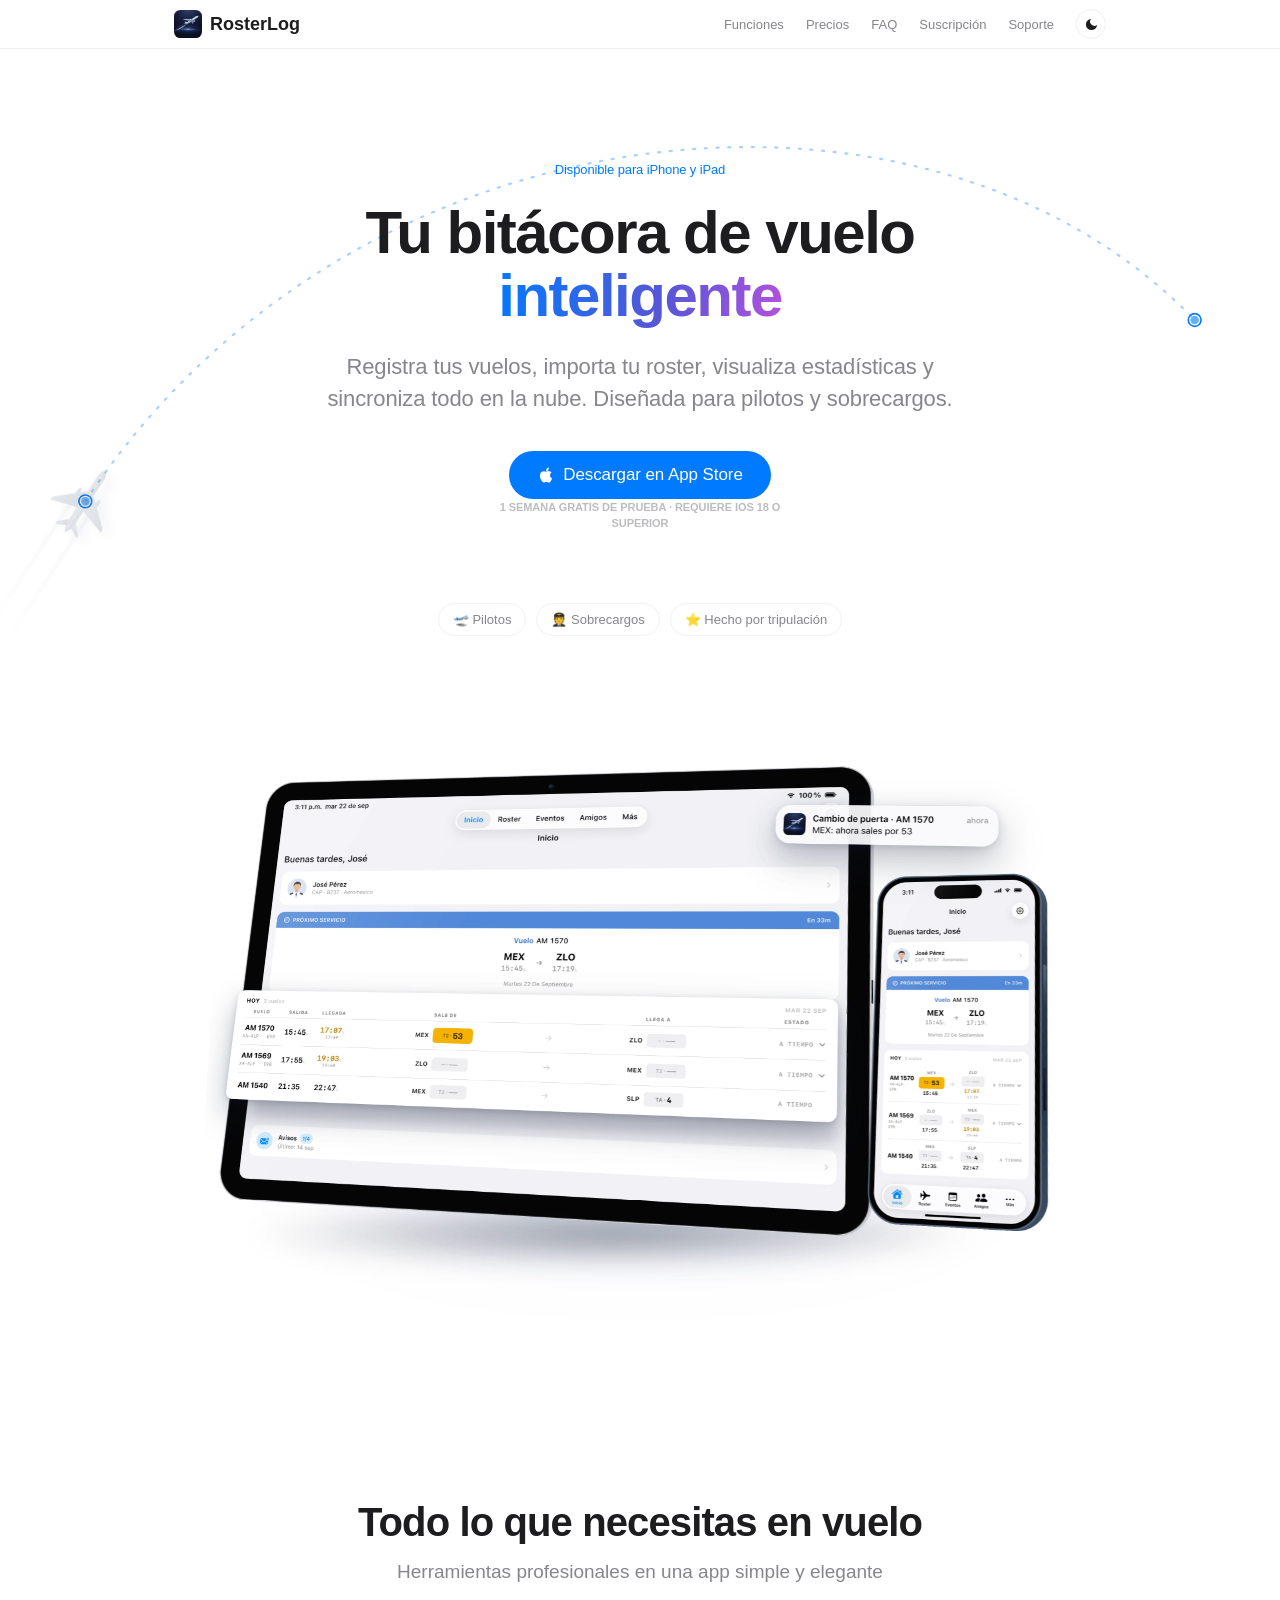
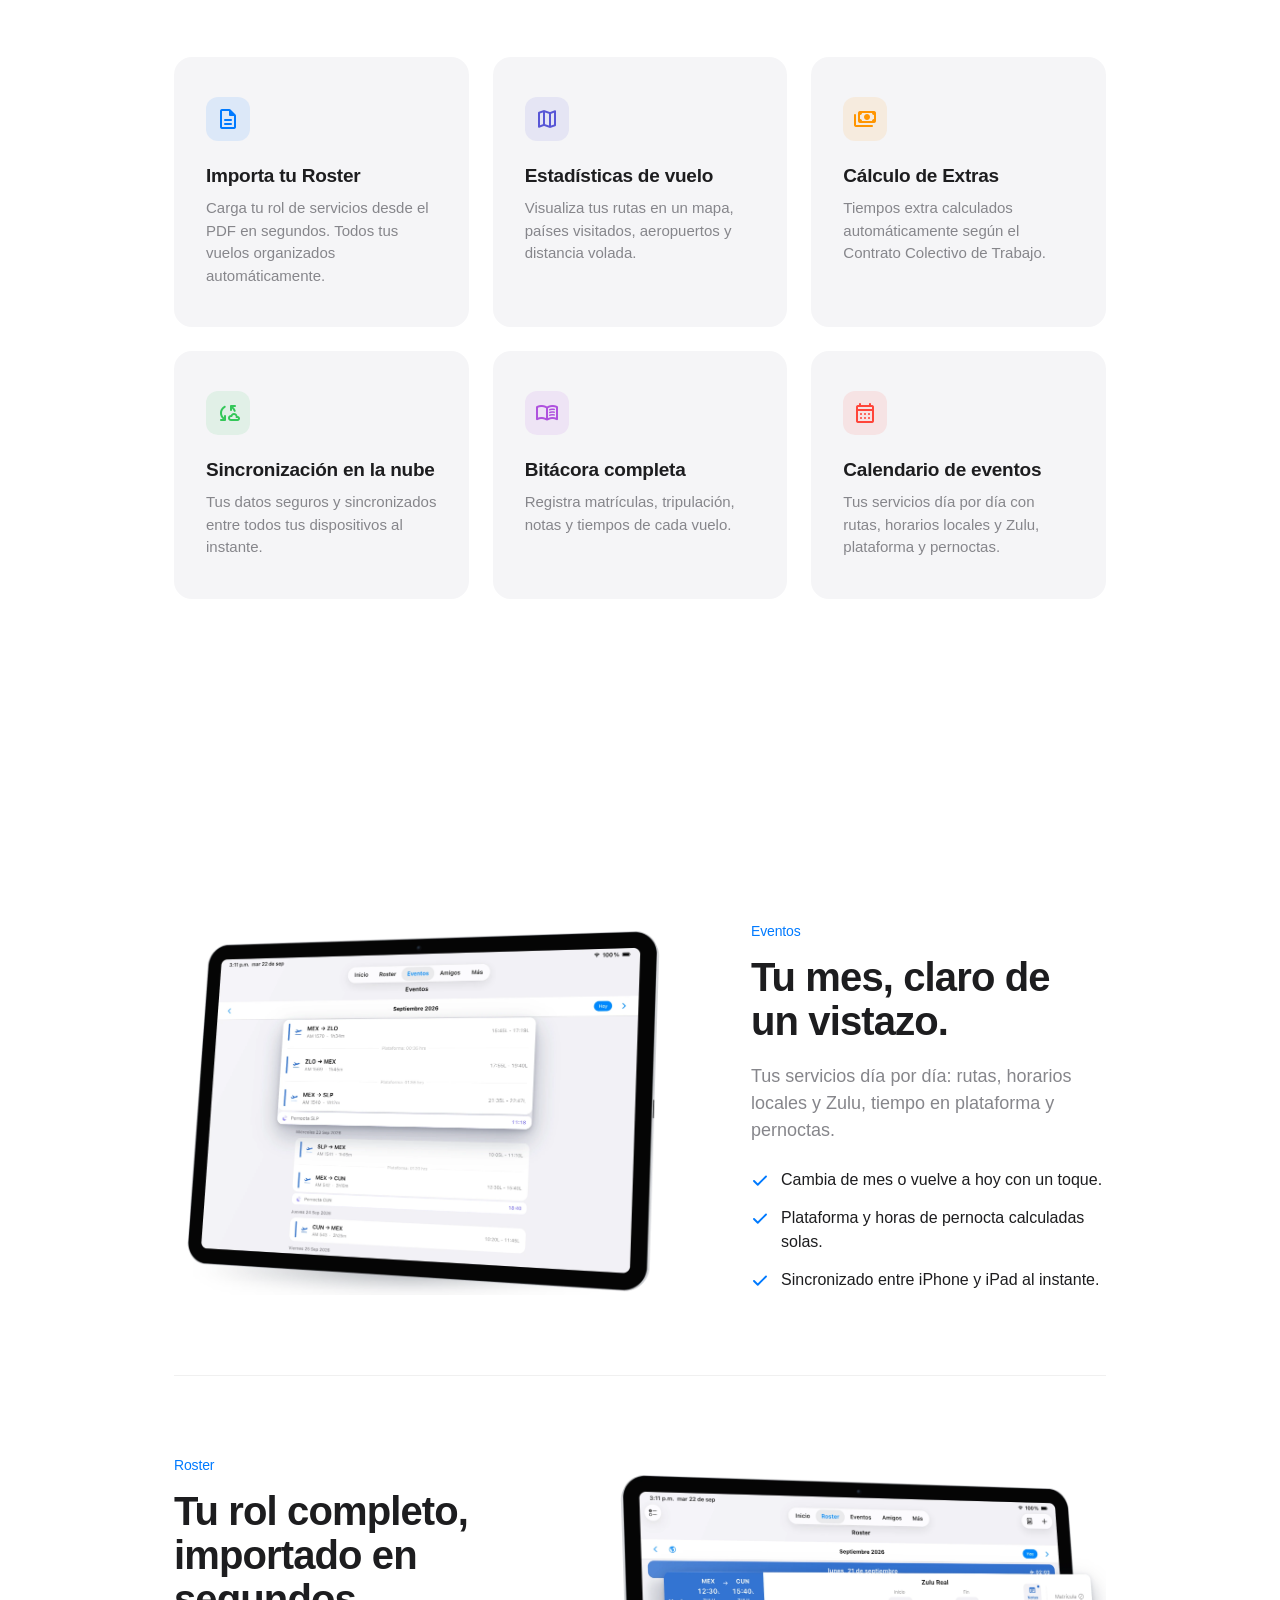
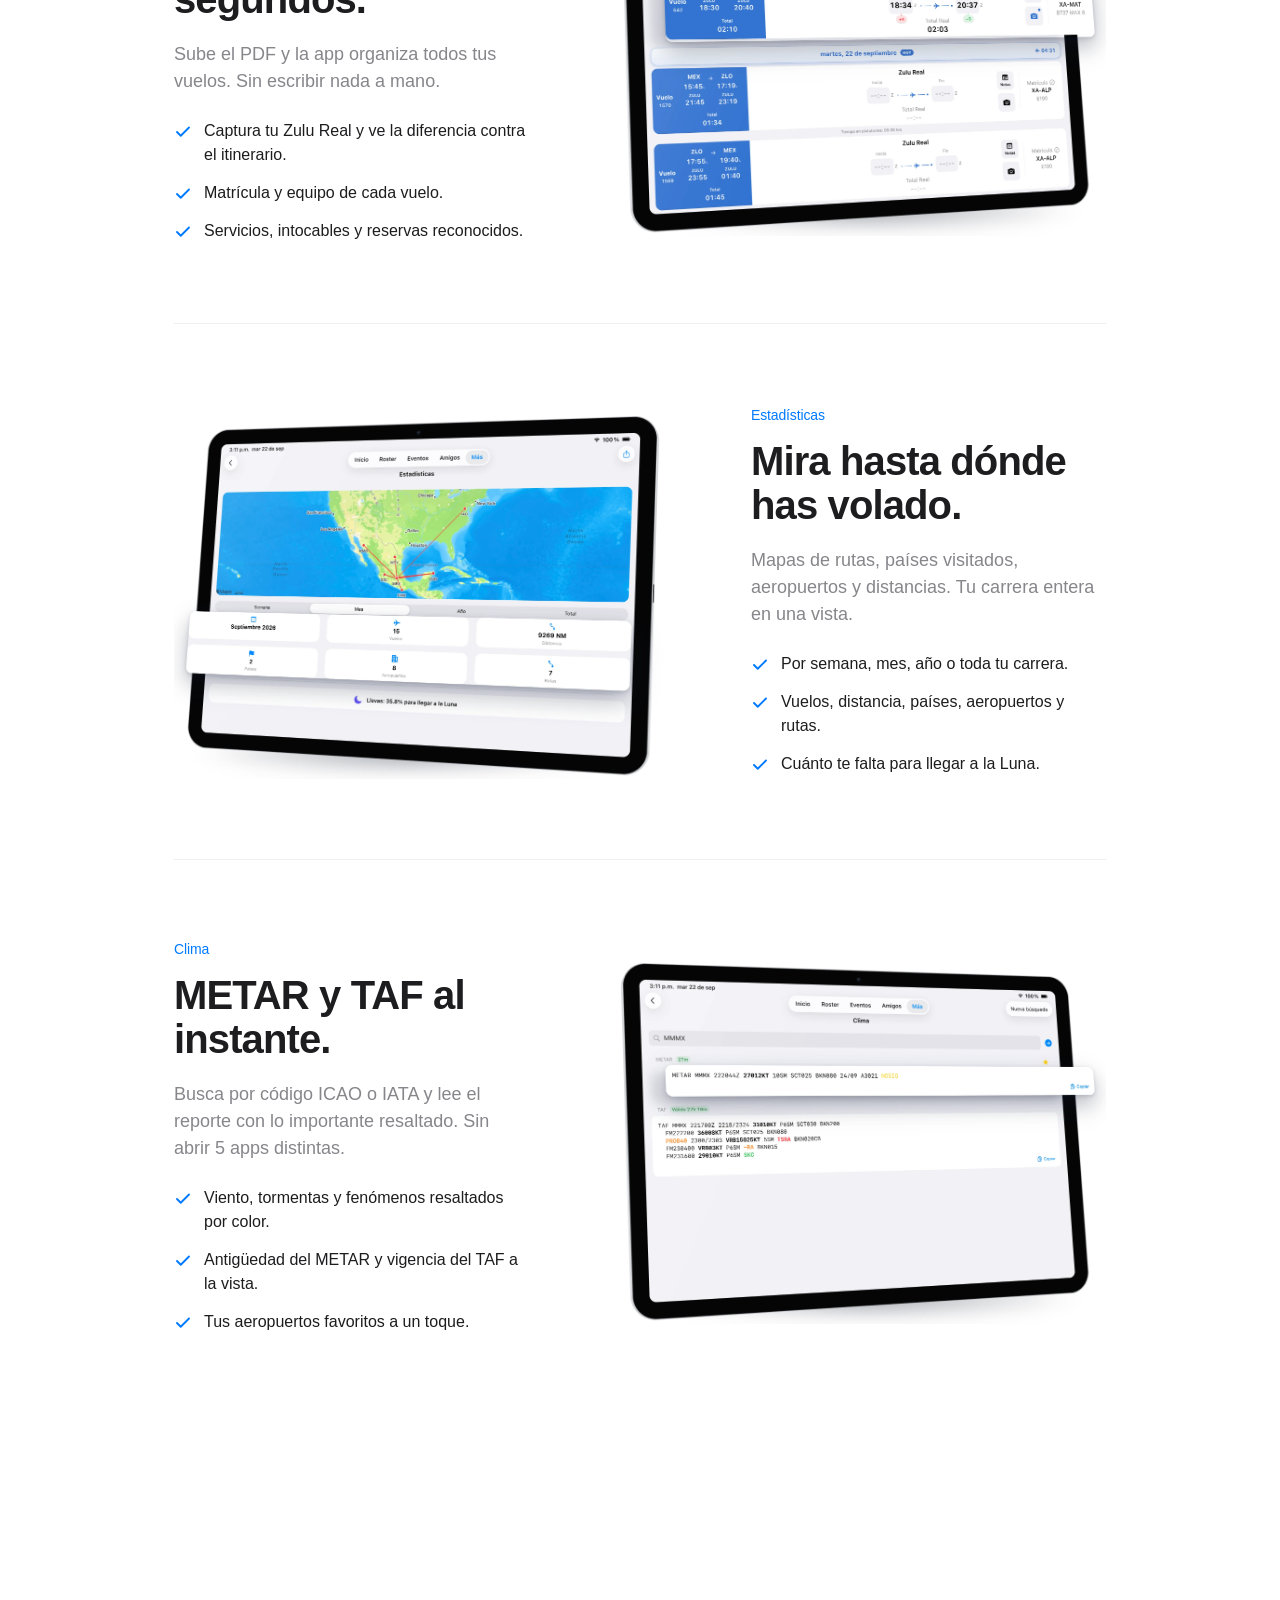
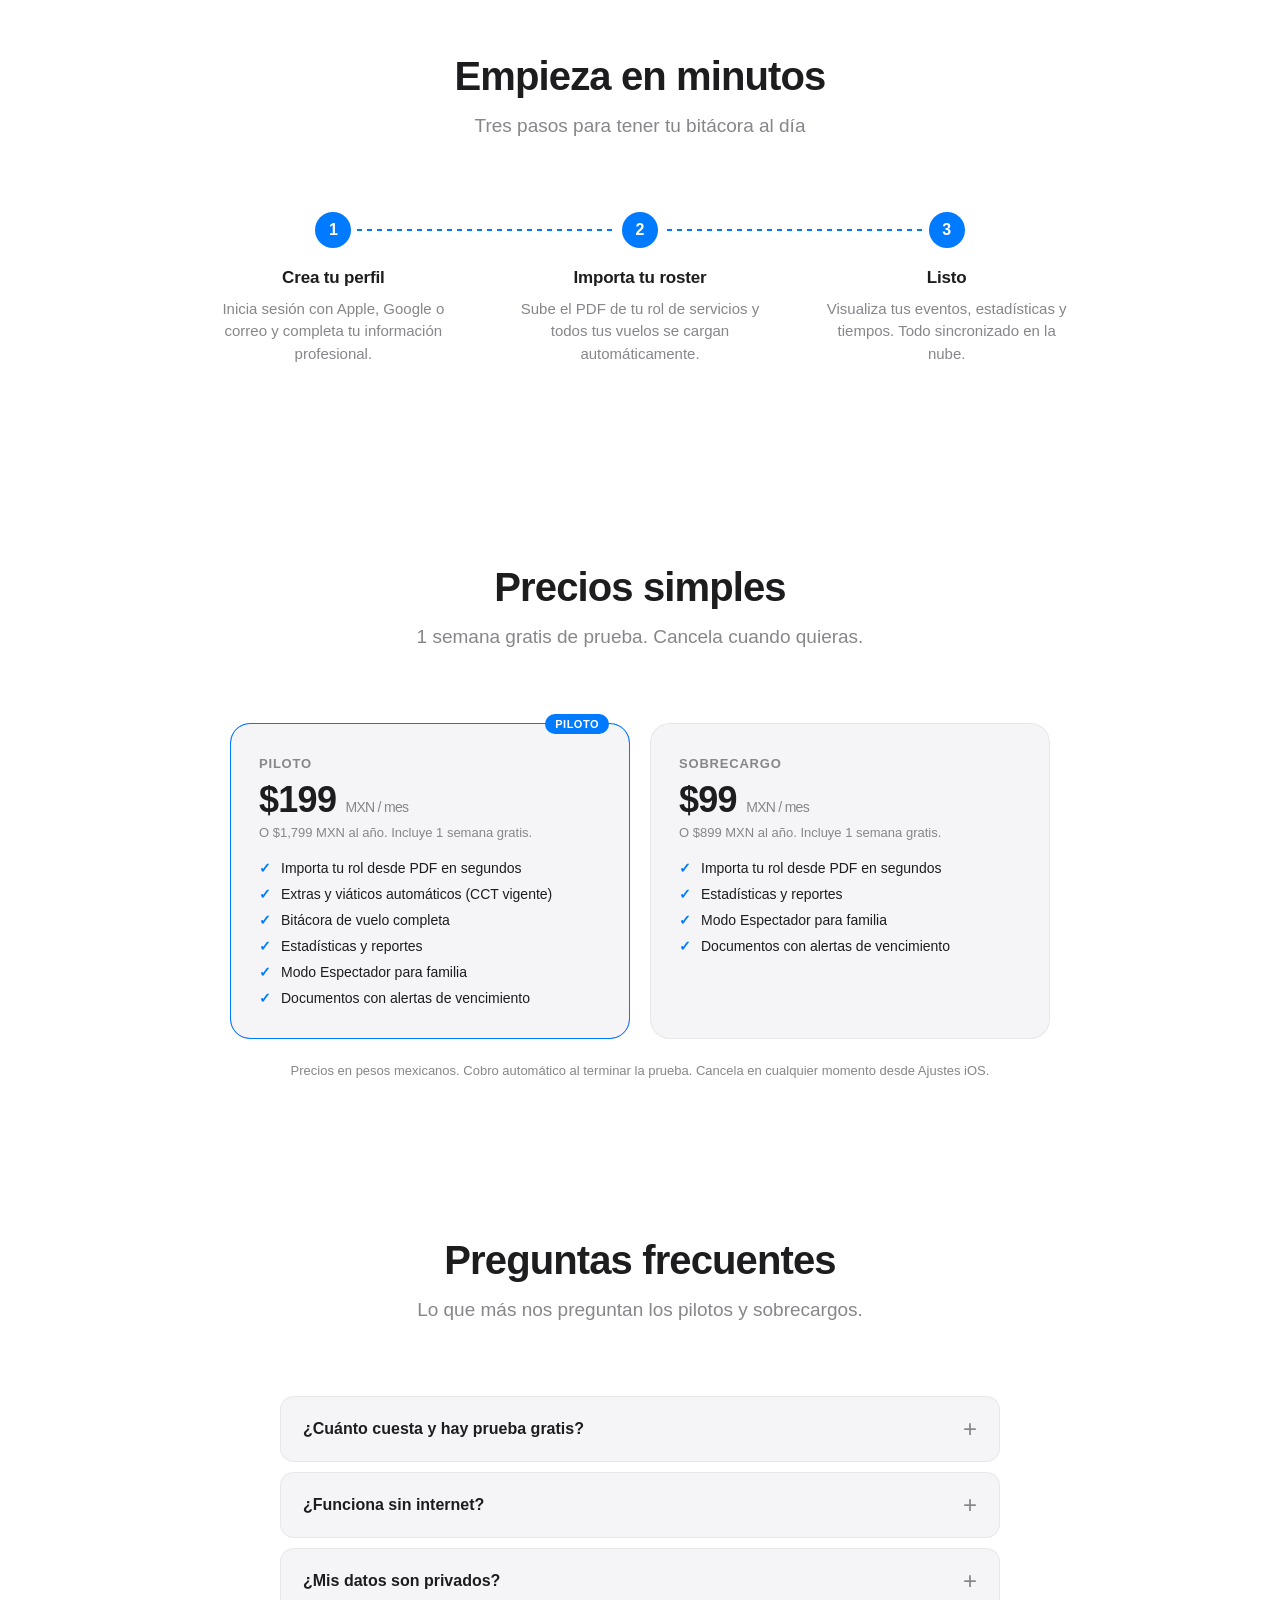
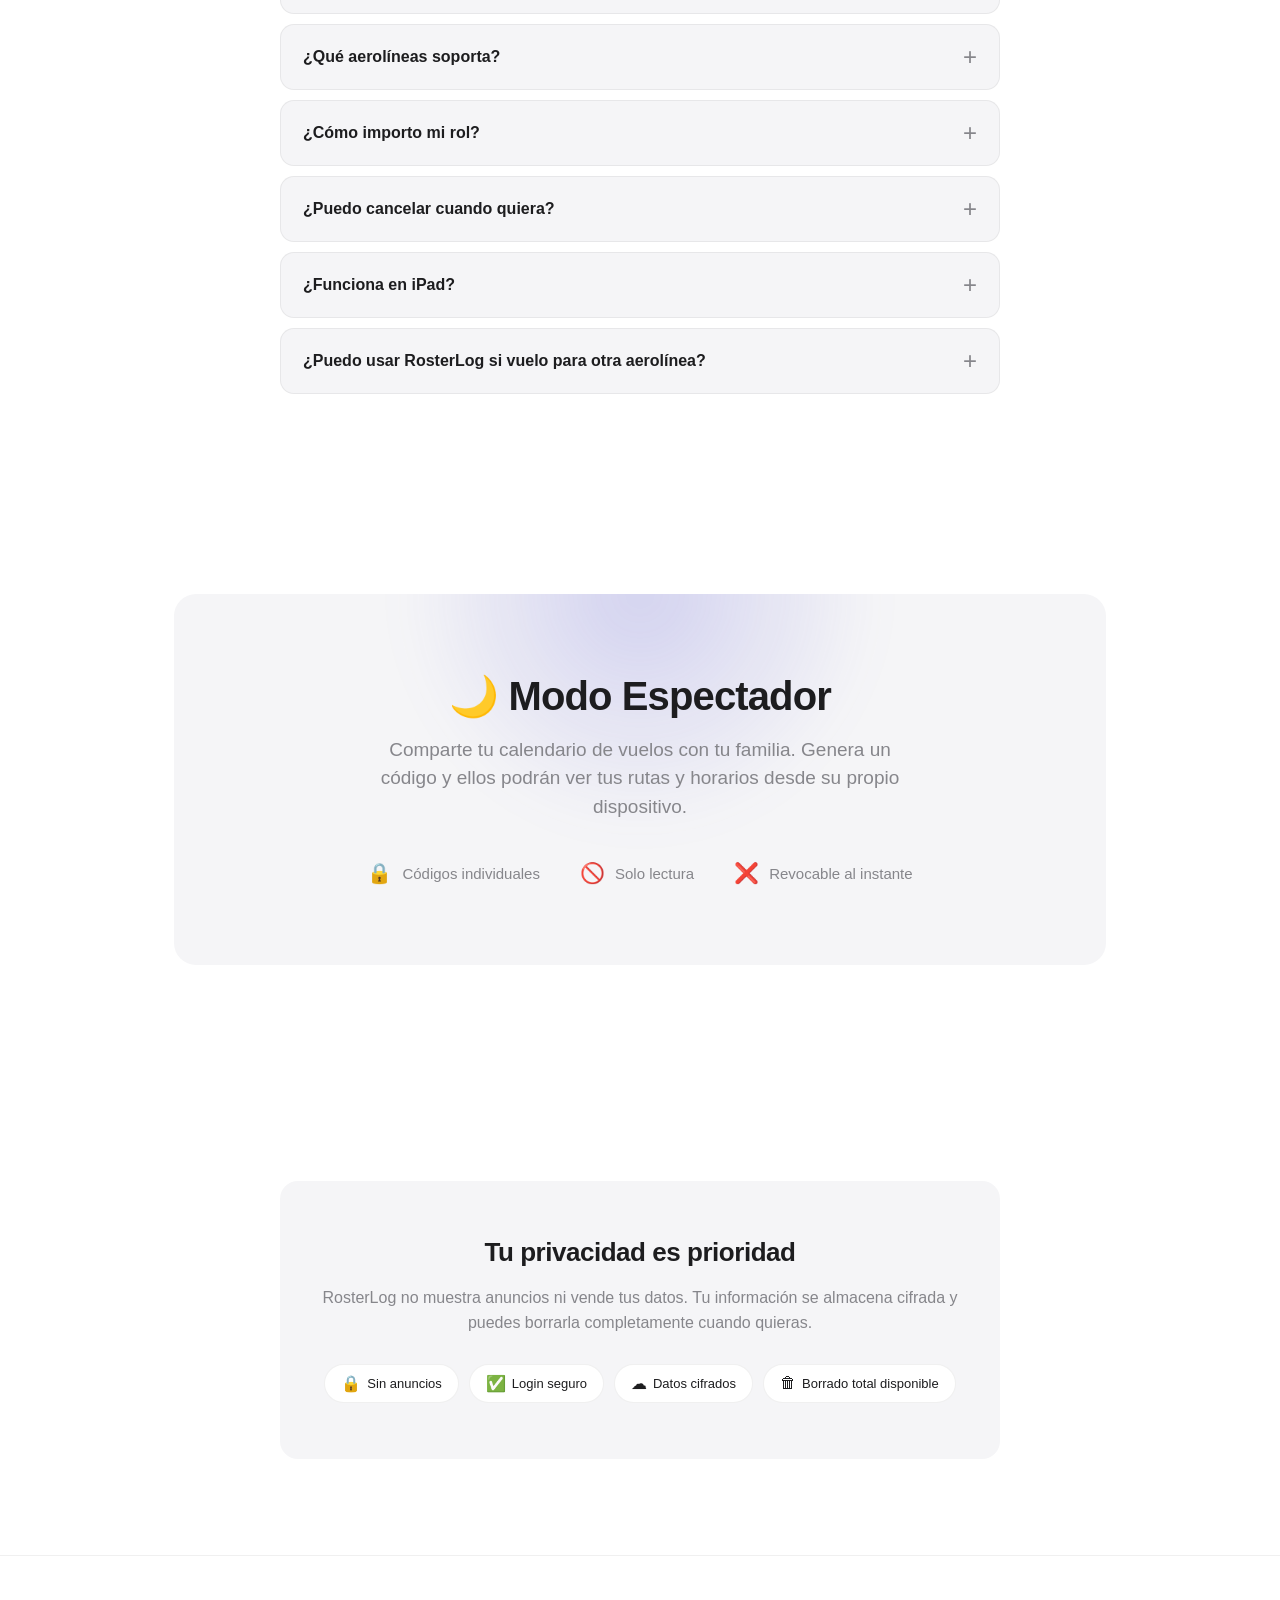
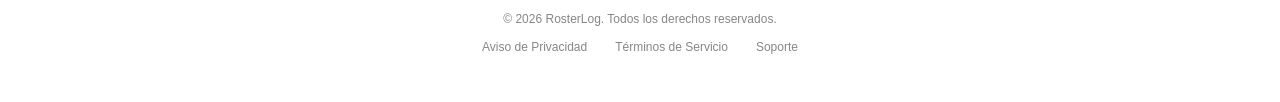
<file: index.html>
<!DOCTYPE html>
<html lang="es">
<head>
    <meta charset="UTF-8">
    <meta name="viewport" content="width=device-width, initial-scale=1.0">
    <title>RosterLog — Tu bitácora de vuelo inteligente</title>
    <link rel="icon" href="/favicon.ico" sizes="any">
    <link rel="icon" type="image/png" sizes="48x48" href="/assets/favicon-48.png">
    <link rel="apple-touch-icon" href="/assets/apple-touch-icon.png">
    <meta name="description" content="Registra tus vuelos, importa tu roster, calcula tiempos extra y sincroniza todo en la nube. Diseñada para pilotos y sobrecargos.">
    <meta name="theme-color" content="#007aff">
    <link rel="canonical" href="https://rosterlog.app/">
    <!-- Open Graph -->
    <meta property="og:type" content="website">
    <meta property="og:site_name" content="RosterLog">
    <meta property="og:title" content="RosterLog — Tu bitácora de vuelo inteligente">
    <meta property="og:description" content="Importa tu roster, calcula tiempos extra y mantén tu bitácora sincronizada. Para pilotos y sobrecargos.">
    <meta property="og:url" content="https://rosterlog.app/">
    <meta property="og:image" content="https://rosterlog.app/assets/og-image.png">
    <meta property="og:image:width" content="1200">
    <meta property="og:image:height" content="630">
    <meta property="og:locale" content="es_MX">
    <!-- Twitter -->
    <meta name="twitter:card" content="summary_large_image">
    <meta name="twitter:title" content="RosterLog — Tu bitácora de vuelo inteligente">
    <meta name="twitter:description" content="Importa tu roster, calcula tiempos extra y mantén tu bitácora sincronizada.">
    <meta name="twitter:image" content="https://rosterlog.app/assets/og-image.png">
    <!-- Analytics (privacy-friendly, sin cookies) -->
    <script defer data-domain="rosterlog.app" src="https://plausible.io/js/script.js"></script>
    <style>
        :root {
            --bg: #ffffff;
            --bg-alt: #f5f5f7;
            --text: #1d1d1f;
            --text-secondary: #86868b;
            --accent: #007aff;
            --accent-hover: #0056cc;
            --card-bg: #ffffff;
            --border: rgba(0,0,0,0.06);
        }
        @media (prefers-color-scheme: dark) {
            :root {
                --bg: #000000;
                --bg-alt: #1c1c1e;
                --text: #f5f5f7;
                --text-secondary: #98989d;
                --accent: #0a84ff;
                --accent-hover: #409cff;
                --card-bg: #1c1c1e;
                --border: rgba(255,255,255,0.08);
            }
        }
        * { margin: 0; padding: 0; box-sizing: border-box; }
        body {
            font-family: -apple-system, BlinkMacSystemFont, 'SF Pro Display', 'SF Pro Text', 'Helvetica Neue', sans-serif;
            background: var(--bg);
            color: var(--text);
            -webkit-font-smoothing: antialiased;
        }
        .container { max-width: 980px; margin: 0 auto; padding: 0 24px; }

        /* Nav */
        nav {
            position: fixed; top: 0; left: 0; right: 0; z-index: 100;
            background: rgba(255,255,255,0.72);
            backdrop-filter: saturate(180%) blur(20px);
            -webkit-backdrop-filter: saturate(180%) blur(20px);
            border-bottom: 1px solid var(--border);
        }
        @media (prefers-color-scheme: dark) {
            nav { background: rgba(0,0,0,0.72); }
        }
        nav .container {
            display: flex; justify-content: space-between; align-items: center;
            height: 48px;
        }
        nav .logo {
            font-size: 18px; font-weight: 700; color: var(--text);
            text-decoration: none; display: flex; align-items: center; gap: 8px;
        }
        nav .nav-links { display: flex; gap: 24px; }
        nav .nav-links a {
            font-size: 13px; color: var(--text-secondary); text-decoration: none;
            transition: color 0.2s;
        }
        nav .nav-links a:hover { color: var(--text); }

        /* Hero */
        .hero {
            padding: 160px 0 96px;
            text-align: center;
        }
        .hero-badge {
            display: inline-block;
            font-size: 13px; font-weight: 500;
            letter-spacing: -0.01em;
            color: var(--accent);
            margin-bottom: 24px;
        }
        .hero h1 {
            font-size: clamp(40px, 6vw, 60px);
            font-weight: 600;
            line-height: 1.05;
            letter-spacing: -0.025em;
            margin-bottom: 24px;
        }
        .hero h1 .gradient {
            background: linear-gradient(135deg, #007aff, #5856d6);
            -webkit-background-clip: text;
            -webkit-text-fill-color: transparent;
            background-clip: text;
        }
        .hero p {
            font-size: clamp(18px, 2vw, 22px);
            color: var(--text-secondary);
            max-width: 640px;
            margin: 0 auto 36px;
            line-height: 1.45;
            letter-spacing: -0.005em;
        }
        .hero-cta {
            display: inline-flex; align-items: center; gap: 8px;
            background: var(--accent);
            color: white;
            font-size: 17px; font-weight: 500;
            padding: 14px 28px;
            border-radius: 980px;
            text-decoration: none;
            transition: background 0.2s ease;
            letter-spacing: -0.005em;
        }
        .hero-cta:hover { background: var(--accent-hover); }
        .hero-cta svg { width: 18px; height: 18px; fill: white; }
        .hero-sub {
            /* Truco: los browsers tienen min-font-size (Safari ~9px,
             * Chrome ~6px) que ignora `font-size` menores. Usamos
             * font-size 10px + transform: scale(0.5) para visualmente
             * tener 5px sin chocar con el límite del browser.
             * Bloque con text-align center heredado del padre `.hero`
             * + transform-origin: center top mantiene el centrado bajo el CTA.
             */
            margin: 100px 0 -10px;
            width: 100%;
            text-align: center;
            font-size: 10px;
            font-weight: 600;
            letter-spacing: 0.06em;
            text-transform: uppercase;
            color: var(--text-secondary);
            opacity: 0.55;
            transform: scale(0.5);
            transform-origin: center top;
        }
        .hero-proof {
            margin-top: 40px;
            display: flex; justify-content: center; gap: 10px; flex-wrap: wrap;
        }
        .proof-pill {
            font-size: 13px; font-weight: 500;
            color: var(--text-secondary); background: transparent;
            padding: 8px 14px; border-radius: 999px;
            border: 1px solid var(--border);
        }
        /* ────────── Hero y showcase: escenas 3D ──────────
         * Las imágenes son mockups generados con tools/mockups-web del repo de
         * la app (iPad Pro 11" y iPhone 17 Pro a medida real, UI portada del
         * código Swift). Fondo transparente: la sombra ya viene en la imagen.
         */
        .hero-mockup {
            margin: 40px auto 0;
            max-width: 1120px;
            position: relative;
        }
        .hero-mockup img, .showcase-media img.mockup {
            display: block; width: 100%; height: auto;
        }
        .hero-mockup::before {
            content: "";
            position: absolute;
            left: 12%; right: 12%; bottom: 4%;
            height: 30%;
            background: radial-gradient(ellipse at center, rgba(0, 122, 255, 0.16) 0%, rgba(88, 86, 214, 0.08) 45%, transparent 75%);
            filter: blur(40px);
            z-index: -1;
            pointer-events: none;
        }
        @media (prefers-color-scheme: dark) {
            .hero-mockup::before {
                background: radial-gradient(ellipse at center, rgba(10, 132, 255, 0.30) 0%, rgba(88, 86, 214, 0.16) 45%, transparent 75%);
            }
        }
        .showcase-media img.mockup {
            max-width: 680px;
            transition: transform 0.5s cubic-bezier(0.2, 0.8, 0.2, 1);
        }
        .showcase-media:hover img.mockup { transform: translateY(-6px); }
        @media (prefers-reduced-motion: reduce) {
            .showcase-media img.mockup { transition: none; }
            .showcase-media:hover img.mockup { transform: none; }
        }
        @media (max-width: 600px) {
            .hero-mockup { margin-top: 28px; }
            .hero-mockup::before { display: none; }
        }

        /* ───────── Showcase (estilo Apple marketing) ─────────
         * Sin sombras agresivas. Imágenes "limpias" sobre el fondo.
         * Espacios generosos al estilo apple.com/iphone.
         */
        .showcase {
            padding: 120px 0;
        }
        .showcase-row {
            display: grid;
            grid-template-columns: 1.4fr 1fr;
            align-items: center;
            gap: 80px;
            max-width: 1180px;
            margin: 0 auto;
            padding: 80px 0;
        }
        .showcase-row + .showcase-row {
            border-top: 1px solid var(--border);
        }
        .showcase-row.reverse { grid-template-columns: 1fr 1.4fr; }
        .showcase-row.reverse .showcase-media { order: 2; }
        .showcase-row.reverse .showcase-text { order: 1; }
        .showcase-media {
            display: flex;
            justify-content: center;
            align-items: center;
        }
        .showcase-media .device-ipad {
            max-width: 560px;
        }
        .showcase-text {
            padding: 0;
            max-width: 460px;
        }
        .showcase-eyebrow {
            display: inline-block;
            font-size: 14px;
            font-weight: 500;
            letter-spacing: -0.01em;
            color: var(--accent);
            margin-bottom: 16px;
        }
        .showcase-text h2 {
            font-size: clamp(28px, 3.4vw, 40px);
            font-weight: 600;
            letter-spacing: -0.022em;
            line-height: 1.1;
            margin-bottom: 20px;
            color: var(--text);
        }
        .showcase-text p {
            font-size: 18px;
            line-height: 1.5;
            color: var(--text-secondary);
            margin-bottom: 24px;
        }
        .showcase-bullets {
            list-style: none;
            padding: 0;
            margin: 0;
            display: grid;
            gap: 14px;
        }
        .showcase-bullets li {
            display: flex;
            align-items: flex-start;
            gap: 12px;
            font-size: 16px;
            color: var(--text);
            line-height: 1.5;
        }
        .showcase-bullets li::before {
            content: "";
            flex-shrink: 0;
            width: 18px;
            height: 18px;
            margin-top: 4px;
            background-image: url("data:image/svg+xml;utf8,<svg xmlns='http://www.w3.org/2000/svg' viewBox='0 0 24 24' fill='none' stroke='%23007aff' stroke-width='2.5' stroke-linecap='round' stroke-linejoin='round'><polyline points='20 6 9 17 4 12'/></svg>");
            background-size: contain;
            background-position: center;
            background-repeat: no-repeat;
        }
        @media (max-width: 900px) {
            .showcase { padding: 72px 0; }
            .showcase-row, .showcase-row.reverse {
                grid-template-columns: 1fr;
                gap: 40px;
                padding: 56px 0;
                max-width: 580px;
            }
            .showcase-row .showcase-media { order: 1 !important; }
            .showcase-row .showcase-text { order: 2 !important; max-width: none; }
            .showcase-text h2 { font-size: 26px; }
            .showcase-text p { font-size: 16px; }
            .showcase-media .frame { max-width: 360px; }
        }

        /* Features */
        .features { padding: 120px 0; }
        .section-header {
            text-align: center;
            margin-bottom: 72px;
        }
        .section-header h2 {
            font-size: clamp(28px, 3.6vw, 40px);
            font-weight: 600;
            letter-spacing: -0.022em;
            line-height: 1.1;
            margin-bottom: 14px;
        }
        .section-header p {
            font-size: 19px;
            color: var(--text-secondary);
            max-width: 600px;
            margin: 0 auto;
            line-height: 1.45;
        }
        .features-grid {
            display: grid;
            grid-template-columns: repeat(auto-fit, minmax(280px, 1fr));
            gap: 24px;
        }
        .feature-card {
            background: var(--bg-alt);
            border-radius: 18px;
            padding: 40px 32px;
            transition: transform 0.3s cubic-bezier(0.2, 0.8, 0.2, 1);
        }
        .feature-card:hover { transform: translateY(-2px); }
        .feature-icon {
            width: 44px; height: 44px;
            border-radius: 12px;
            display: flex; align-items: center; justify-content: center;
            margin-bottom: 24px;
        }
        .feature-icon .ms {
            font-family: "Material Symbols Rounded"; font-size: 24px; line-height: 1;
            font-feature-settings: "liga"; -webkit-font-smoothing: antialiased;
            white-space: nowrap; overflow: hidden; width: 24px;
        }
        .feature-card h3 {
            font-size: 19px; font-weight: 600;
            letter-spacing: -0.012em;
            margin-bottom: 10px;
        }
        .feature-card p {
            font-size: 15px;
            color: var(--text-secondary);
            line-height: 1.5;
        }

        /* How it works */
        .how { padding: 120px 0; }
        .steps {
            display: grid;
            grid-template-columns: repeat(auto-fit, minmax(220px, 1fr));
            gap: 40px;
            max-width: 880px;
            margin: 0 auto;
        }
        .step { text-align: center; padding: 0 8px; }
        .step-number {
            width: 36px; height: 36px; border-radius: 50%;
            background: var(--accent); color: white;
            font-size: 16px; font-weight: 600;
            display: flex; align-items: center; justify-content: center;
            margin: 0 auto 20px;
        }
        .step h3 {
            font-size: 17px; font-weight: 600;
            letter-spacing: -0.01em;
            margin-bottom: 10px;
        }
        .step p {
            font-size: 15px;
            color: var(--text-secondary);
            line-height: 1.5;
        }

        /* Spectator */
        .spectator { padding: 120px 0; }
        .spectator-card {
            background: var(--bg-alt);
            border-radius: 22px;
            padding: 80px 48px;
            text-align: center;
        }
        @media (prefers-color-scheme: dark) {
            .spectator-card { background: var(--bg-alt); }
        }
        .spectator-card h2 {
            font-size: clamp(28px, 3.6vw, 40px);
            font-weight: 600;
            letter-spacing: -0.022em;
            line-height: 1.1;
            margin-bottom: 18px;
        }
        .spectator-card p {
            font-size: 19px;
            color: var(--text-secondary);
            max-width: 560px;
            margin: 0 auto 40px;
            line-height: 1.5;
        }
        .spectator-features {
            display: flex;
            justify-content: center;
            gap: 40px;
            flex-wrap: wrap;
        }
        .spectator-feat {
            display: flex; align-items: center; gap: 10px;
            font-size: 15px;
            color: var(--text-secondary);
        }
        .spectator-feat span { font-size: 20px; }

        /* Privacy */
        .privacy-section { padding: 96px 0; text-align: center; }
        .privacy-card {
            background: var(--bg-alt);
            border-radius: 18px;
            padding: 56px 40px;
            max-width: 720px;
            margin: 0 auto;
        }
        .privacy-card h2 {
            font-size: 26px;
            font-weight: 600;
            letter-spacing: -0.018em;
            margin-bottom: 18px;
        }
        .privacy-card p {
            font-size: 16px;
            color: var(--text-secondary);
            line-height: 1.55;
            margin-bottom: 12px;
        }
        .privacy-badges {
            display: flex; justify-content: center; gap: 10px;
            flex-wrap: wrap; margin-top: 28px;
        }
        .privacy-badge {
            display: flex; align-items: center; gap: 6px;
            font-size: 13px; font-weight: 500; color: var(--text);
            background: var(--bg); padding: 9px 16px;
            border-radius: 980px; border: 1px solid var(--border);
        }
        .privacy-badge span { font-size: 16px; }

        /* Footer */
        footer {
            padding: 56px 0 48px;
            border-top: 1px solid var(--border);
            text-align: center;
        }
        footer p {
            font-size: 12px;
            color: var(--text-secondary);
            margin-bottom: 14px;
        }
        footer .footer-links {
            display: flex; justify-content: center; gap: 28px;
            flex-wrap: wrap;
        }
        footer .footer-links a {
            font-size: 12px;
            color: var(--text-secondary);
            text-decoration: none;
            transition: color 0.2s;
        }
        footer .footer-links a:hover { color: var(--text); }

        @media (max-width: 600px) {
            .hero { padding: 120px 0 60px; }
            .spectator-card { padding: 40px 24px; }
            .privacy-card { padding: 28px 20px; }
            nav .nav-links { gap: 16px; }
            nav .nav-links a { font-size: 12px; }
        }
    </style>
    <link rel="stylesheet" href="https://fonts.googleapis.com/css2?family=Material+Symbols+Rounded:opsz,wght,FILL,GRAD@24,500,1,0&icon_names=calendar_month,cloud_sync,description,map,menu_book,payments&display=block">
    <link rel="stylesheet" href="assets/shared.css">
    <link rel="stylesheet" href="assets/motion.css">
    <script>document.documentElement.classList.add('js');</script>
    <style>
        /* Overrides data-theme para la landing (mantiene sus tokens propios
           pero activa el toggle manual usando la clase en <html>). */
        [data-theme="light"] {
            --bg: #ffffff; --bg-alt: #f5f5f7; --text: #1d1d1f;
            --text-secondary: #86868b; --accent: #007aff; --accent-hover: #0056cc;
            --card-bg: #ffffff; --border: rgba(0,0,0,0.06);
        }
        [data-theme="dark"] {
            --bg: #000000; --bg-alt: #1c1c1e; --text: #f5f5f7;
            --text-secondary: #98989d; --accent: #0a84ff; --accent-hover: #409cff;
            --card-bg: #1c1c1e; --border: rgba(255,255,255,0.08);
        }
        [data-theme="light"] nav.site-nav { background: rgba(255,255,255,0.72); }
        [data-theme="dark"] nav.site-nav { background: rgba(0,0,0,0.72); }

        /* Pricing */
        .pricing { padding: 80px 0; }
        .pricing-grid {
            display: grid; grid-template-columns: repeat(auto-fit, minmax(280px, 1fr));
            gap: 20px; max-width: 820px; margin: 0 auto;
        }
        .price-card {
            background: var(--bg-alt); border-radius: 20px; padding: 32px 28px;
            border: 1px solid var(--border); position: relative;
        }
        .price-card.featured { border-color: var(--accent); }
        .price-card .pc-tag {
            position: absolute; top: -10px; right: 20px;
            background: var(--accent); color: #fff; font-size: 11px; font-weight: 700;
            letter-spacing: 0.5px; padding: 4px 10px; border-radius: 999px;
        }
        .price-card h3 { font-size: 13px; font-weight: 700; color: var(--text-secondary); text-transform: uppercase; letter-spacing: 0.8px; margin-bottom: 8px; }
        .price-card .price { font-size: 36px; font-weight: 800; letter-spacing: -0.02em; margin-bottom: 4px; }
        .price-card .price small { font-size: 14px; font-weight: 500; color: var(--text-secondary); }
        .price-card .pc-hint { font-size: 13px; color: var(--text-secondary); margin-bottom: 20px; }
        .price-card ul { list-style: none; display: flex; flex-direction: column; gap: 10px; }
        .price-card li { font-size: 14px; display: flex; gap: 10px; align-items: flex-start; }
        .price-card li::before { content: "✓"; color: var(--accent); font-weight: 700; flex-shrink: 0; }

        /* FAQ */
        .faq { padding: 80px 0; }
        .faq-list { max-width: 720px; margin: 0 auto; display: flex; flex-direction: column; gap: 10px; }
        .faq details {
            background: var(--bg-alt); border-radius: 14px; padding: 18px 22px;
            border: 1px solid var(--border);
        }
        .faq summary {
            cursor: pointer; font-size: 16px; font-weight: 600; list-style: none;
            display: flex; justify-content: space-between; align-items: center; gap: 12px;
        }
        .faq summary::-webkit-details-marker { display: none; }
        .faq summary::after {
            content: "+"; font-size: 24px; font-weight: 400; color: var(--text-secondary);
            transition: transform 0.2s;
        }
        .faq details[open] summary::after { content: "−"; }
        .faq details p {
            margin-top: 12px; font-size: 15px; line-height: 1.55; color: var(--text-secondary);
        }
        .faq details a { color: var(--accent); text-decoration: none; }
        .faq details a:hover { text-decoration: underline; }
    </style>
</head>
<body>

<nav class="site-nav">
    <div class="container">
        <a href="/" class="logo"><img src="/assets/app-icon.webp" width="28" height="28" alt="">RosterLog</a>
        <div class="nav-links">
            <a href="#features">Funciones</a>
            <a href="#pricing">Precios</a>
            <a href="#faq">FAQ</a>
            <a href="billing.html">Suscripción</a>
            <a href="support.html">Soporte</a>
            <button class="theme-toggle" type="button" aria-label="Cambiar tema">
                <svg class="icon-moon" viewBox="0 0 24 24"><path d="M21 12.79A9 9 0 1 1 11.21 3 7 7 0 0 0 21 12.79z"/></svg>
                <svg class="icon-sun" viewBox="0 0 24 24"><path d="M12 4.5a1 1 0 0 1-1-1v-1a1 1 0 1 1 2 0v1a1 1 0 0 1-1 1zm0 17a1 1 0 0 1-1-1v-1a1 1 0 1 1 2 0v1a1 1 0 0 1-1 1zm8.5-8.5a1 1 0 0 1 0-2h1a1 1 0 1 1 0 2h-1zm-17 0a1 1 0 0 1 0-2h1a1 1 0 1 1 0 2h-1zm14.04-6.04a1 1 0 0 1 0-1.41l.7-.71a1 1 0 1 1 1.42 1.41l-.71.71a1 1 0 0 1-1.41 0zm-12.08 12.08a1 1 0 0 1 0-1.41l.71-.71a1 1 0 1 1 1.41 1.41l-.7.71a1 1 0 0 1-1.42 0zm12.08 0a1 1 0 0 1-1.41 0l-.71-.7a1 1 0 1 1 1.41-1.42l.71.71a1 1 0 0 1 0 1.41zm-12.08-12.08a1 1 0 0 1-1.42 0l-.7-.71A1 1 0 1 1 4.17 4.33l.71.7a1 1 0 0 1 0 1.42zM12 7a5 5 0 1 0 0 10 5 5 0 0 0 0-10z"/></svg>
            </button>
        </div>
    </div>
    <div class="scroll-progress" aria-hidden="true"></div>
</nav>

<section class="hero">
    <svg class="hero-sky" viewBox="0 0 1200 720" preserveAspectRatio="xMidYMin slice" aria-hidden="true">
        <defs>
            <mask id="routeMask" maskUnits="userSpaceOnUse">
                <path class="route-draw" pathLength="1" d="M 80 470 C 330 90, 870 40, 1120 300" fill="none" stroke="#fff" stroke-width="8"/>
            </mask>
            <linearGradient id="jetGrad" x1="0" y1="-1" x2="0" y2="1" gradientUnits="objectBoundingBox">
                <stop offset="0" class="jet-a"/><stop offset="0.5" class="jet-b"/><stop offset="1" class="jet-c"/>
            </linearGradient>
            <linearGradient id="trailGrad" x1="0" x2="1">
                <stop offset="0" class="trail-0"/><stop offset="1" class="trail-1"/>
            </linearGradient>
            <filter id="jetSoft" x="-50%" y="-50%" width="200%" height="250%">
                <feGaussianBlur in="SourceGraphic" stdDeviation="0.35" result="soft"/>
                <feDropShadow in="soft" dx="0" dy="9" stdDeviation="5" flood-color="#0a2a5c" flood-opacity="0.22"/>
            </filter>
            <filter id="trailBlur" x="-10%" y="-300%" width="120%" height="700%"><feGaussianBlur stdDeviation="1.4"/></filter>
        </defs>
        <path id="heroRoute" class="route" d="M 80 470 C 330 90, 870 40, 1120 300" fill="none" stroke-width="2" stroke-dasharray="2 9" stroke-linecap="round" mask="url(#routeMask)"/>
        <g class="apt"><circle class="ring" cx="80" cy="470" r="6"/><circle class="dot" cx="80" cy="470" r="4"/></g>
        <g class="apt"><circle class="ring" cx="1120" cy="300" r="6"/><circle class="dot" cx="1120" cy="300" r="4"/></g>
        <g class="plane" opacity="0">
            <g transform="scale(1.05)">
                <!-- Estelas detrás de los motores -->
                <g class="contrail" filter="url(#trailBlur)">
                    <rect x="-150" y="-11.2" width="148" height="2.4" rx="1.2" fill="url(#trailGrad)"/>
                    <rect x="-150" y="8.8" width="148" height="2.4" rx="1.2" fill="url(#trailGrad)"/>
                </g>
                <!-- Jet de línea visto desde arriba, apunta a +x -->
                <g class="jet" filter="url(#jetSoft)" fill="url(#jetGrad)">
                    <path d="M8 -3 L-12 -25.5 Q-14 -27.6 -16.6 -27 L-9 -3 Z"/>
                    <path d="M8 3 L-12 25.5 Q-14 27.6 -16.6 27 L-9 3 Z"/>
                    <path d="M-21 -2.6 L-29 -11 Q-30.5 -12 -32.3 -11.4 L-28.2 -2.6 Z"/>
                    <path d="M-21 2.6 L-29 11 Q-30.5 12 -32.3 11.4 L-28.2 2.6 Z"/>
                    <ellipse cx="3" cy="-10" rx="4.4" ry="1.7"/>
                    <ellipse cx="3" cy="10" rx="4.4" ry="1.7"/>
                    <path d="M31 0 C31 -2.3 28.4 -3.3 24 -3.3 L-23 -3.3 C-28 -3.3 -32 -1.4 -34 0 C-32 1.4 -28 3.3 -23 3.3 L24 3.3 C28.4 3.3 31 2.3 31 0 Z"/>
                    <path class="spine" d="M27 0 L-30 0" fill="none" stroke-width="0.8"/>
                </g>
            </g>
            <animateMotion dur="11s" begin="2s" repeatCount="indefinite" rotate="auto" calcMode="spline" keyTimes="0;1" keySplines="0.45 0 0.55 1"><mpath href="#heroRoute"/></animateMotion>
            <animate attributeName="opacity" values="0;1;1;0" keyTimes="0;0.08;0.9;1" dur="11s" begin="2s" repeatCount="indefinite"/>
        </g>
    </svg>
    <div class="container">
        <div class="hero-badge" data-hero>Disponible para iPhone y iPad</div>
        <h1 data-hero style="--d:.08">Tu bitácora de vuelo<br><span class="gradient">inteligente</span></h1>
        <p data-hero style="--d:.16">Registra tus vuelos, importa tu roster, visualiza estadísticas y sincroniza todo en la nube. Diseñada para pilotos y sobrecargos.</p>
        <a href="https://apps.apple.com/mx/app/rosterlog/id6761634082" class="hero-cta" data-hero style="--d:.24" target="_blank" rel="noopener">
            <svg viewBox="0 0 24 24"><path d="M18.71 19.5c-.83 1.24-1.71 2.45-3.05 2.47-1.34.03-1.77-.79-3.29-.79-1.53 0-2 .77-3.27.82-1.31.05-2.3-1.32-3.14-2.53C4.25 17 2.94 12.45 4.7 9.39c.87-1.52 2.43-2.48 4.12-2.51 1.28-.02 2.5.87 3.29.87.78 0 2.26-1.07 3.8-.91.65.03 2.47.26 3.64 1.98-.09.06-2.17 1.28-2.15 3.81.03 3.02 2.65 4.03 2.68 4.04-.03.07-.42 1.44-1.38 2.83M13 3.5c.73-.83 1.94-1.46 2.94-1.5.13 1.17-.34 2.35-1.04 3.19-.69.85-1.83 1.51-2.95 1.42-.15-1.15.41-2.35 1.05-3.11z"/></svg>
            Descargar en App Store
        </a>
        <p class="hero-sub" data-hero style="--d:.32">1 semana gratis de prueba &middot; Requiere iOS 18 o superior</p>

        <div class="hero-proof" data-hero style="--d:.38">
            <span class="proof-pill">&#128747; Pilotos</span>
            <span class="proof-pill">&#129489;&#8205;&#9992;&#65039; Sobrecargos</span>
            <span class="proof-pill">&#11088; Hecho por tripulación</span>
        </div>

        <div class="hero-mockup" data-hero style="--d:.5">
            <div class="tilt"><img src="assets/mockups/hero.webp" width="1373" height="896" fetchpriority="high"
                 alt="RosterLog en iPad y iPhone: Inicio con tu próximo servicio, el tablero de vuelos de hoy con puertas y el aviso de cambio de puerta"></div>
        </div>
    </div>
</section>

<section class="features" id="features">
    <div class="container">
        <div class="section-header" data-reveal>
            <h2>Todo lo que necesitas en vuelo</h2>
            <p>Herramientas profesionales en una app simple y elegante</p>
        </div>
        <div class="features-grid" data-stagger>
            <div class="feature-card">
                <div class="feature-icon" style="background:rgba(0,122,255,0.1);"><span class="ms" style="color:#007aff" aria-hidden="true">description</span></div>
                <h3>Importa tu Roster</h3>
                <p>Carga tu rol de servicios desde el PDF en segundos. Todos tus vuelos organizados automáticamente.</p>
            </div>
            <div class="feature-card">
                <div class="feature-icon" style="background:rgba(88,86,214,0.1);"><span class="ms" style="color:#5856d6" aria-hidden="true">map</span></div>
                <h3>Estadísticas de vuelo</h3>
                <p>Visualiza tus rutas en un mapa, países visitados, aeropuertos y distancia volada.</p>
            </div>
            <div class="feature-card">
                <div class="feature-icon" style="background:rgba(255,149,0,0.1);"><span class="ms" style="color:#ff9500" aria-hidden="true">payments</span></div>
                <h3>Cálculo de Extras</h3>
                <p>Tiempos extra calculados automáticamente según el Contrato Colectivo de Trabajo.</p>
            </div>
            <div class="feature-card">
                <div class="feature-icon" style="background:rgba(52,199,89,0.1);"><span class="ms" style="color:#34c759" aria-hidden="true">cloud_sync</span></div>
                <h3>Sincronización en la nube</h3>
                <p>Tus datos seguros y sincronizados entre todos tus dispositivos al instante.</p>
            </div>
            <div class="feature-card">
                <div class="feature-icon" style="background:rgba(175,82,222,0.1);"><span class="ms" style="color:#af52de" aria-hidden="true">menu_book</span></div>
                <h3>Bitácora completa</h3>
                <p>Registra matrículas, tripulación, notas y tiempos de cada vuelo.</p>
            </div>
            <div class="feature-card">
                <div class="feature-icon" style="background:rgba(255,69,58,0.1);"><span class="ms" style="color:#ff453a" aria-hidden="true">calendar_month</span></div>
                <h3>Calendario de eventos</h3>
                <p>Tus servicios día por día con rutas, horarios locales y Zulu, plataforma y pernoctas.</p>
            </div>
        </div>
    </div>
</section>

<section class="showcase">
    <div class="container">
        <article class="showcase-row">
            <div class="showcase-media">
                <img class="mockup" src="assets/mockups/eventos.webp" width="1062" height="803" loading="lazy" alt="Eventos de la semana en RosterLog para iPad: vuelos, plataforma y pernoctas">
            </div>
            <div class="showcase-text">
                <span class="showcase-eyebrow">Eventos</span>
                <h2>Tu mes, claro de un vistazo.</h2>
                <p>Tus servicios día por día: rutas, horarios locales y Zulu, tiempo en plataforma y pernoctas.</p>
                <ul class="showcase-bullets">
                    <li>Cambia de mes o vuelve a hoy con un toque.</li>
                    <li>Plataforma y horas de pernocta calculadas solas.</li>
                    <li>Sincronizado entre iPhone y iPad al instante.</li>
                </ul>
            </div>
        </article>

        <article class="showcase-row reverse">
            <div class="showcase-media">
                <img class="mockup" src="assets/mockups/roster.webp" width="1070" height="803" loading="lazy" alt="Roster en iPad con Zulu Real capturado, matrícula y equipo">
            </div>
            <div class="showcase-text">
                <span class="showcase-eyebrow">Roster</span>
                <h2>Tu rol completo, importado en segundos.</h2>
                <p>Sube el PDF y la app organiza todos tus vuelos. Sin escribir nada a mano.</p>
                <ul class="showcase-bullets">
                    <li>Captura tu Zulu Real y ve la diferencia contra el itinerario.</li>
                    <li>Matrícula y equipo de cada vuelo.</li>
                    <li>Servicios, intocables y reservas reconocidos.</li>
                </ul>
            </div>
        </article>

        <article class="showcase-row">
            <div class="showcase-media">
                <img class="mockup" src="assets/mockups/estadisticas.webp" width="1062" height="803" loading="lazy" alt="Estadísticas en iPad: mapa de rutas, vuelos, distancia, países y aeropuertos">
            </div>
            <div class="showcase-text">
                <span class="showcase-eyebrow">Estadísticas</span>
                <h2>Mira hasta dónde has volado.</h2>
                <p>Mapas de rutas, países visitados, aeropuertos y distancias. Tu carrera entera en una vista.</p>
                <ul class="showcase-bullets">
                    <li>Por semana, mes, año o toda tu carrera.</li>
                    <li>Vuelos, distancia, países, aeropuertos y rutas.</li>
                    <li>Cuánto te falta para llegar a la Luna.</li>
                </ul>
            </div>
        </article>

        <article class="showcase-row reverse">
            <div class="showcase-media">
                <img class="mockup" src="assets/mockups/clima.webp" width="1069" height="803" loading="lazy" alt="METAR y TAF de MMMX en RosterLog para iPad">
            </div>
            <div class="showcase-text">
                <span class="showcase-eyebrow">Clima</span>
                <h2>METAR y TAF al instante.</h2>
                <p>Busca por código ICAO o IATA y lee el reporte con lo importante resaltado. Sin abrir 5 apps distintas.</p>
                <ul class="showcase-bullets">
                    <li>Viento, tormentas y fenómenos resaltados por color.</li>
                    <li>Antigüedad del METAR y vigencia del TAF a la vista.</li>
                    <li>Tus aeropuertos favoritos a un toque.</li>
                </ul>
            </div>
        </article>
    </div>
</section>

<section class="how" id="how">
    <div class="container">
        <div class="section-header" data-reveal>
            <h2>Empieza en minutos</h2>
            <p>Tres pasos para tener tu bitácora al día</p>
        </div>
        <div class="steps" data-stagger>
            <div class="steps-route" aria-hidden="true"><svg class="plane" viewBox="0 0 24 24"><path transform="rotate(90 12 12)" d="M21 16v-2l-8-5V3.5c0-.83-.67-1.5-1.5-1.5S10 2.67 10 3.5V9l-8 5v2l8-2.5V19l-2 1.5V22l3.5-1 3.5 1v-1.5L13 19v-5.5l8 2.5z"/></svg></div>
            <div class="step">
                <div class="step-number">1</div>
                <h3>Crea tu perfil</h3>
                <p>Inicia sesión con Apple, Google o correo y completa tu información profesional.</p>
            </div>
            <div class="step">
                <div class="step-number">2</div>
                <h3>Importa tu roster</h3>
                <p>Sube el PDF de tu rol de servicios y todos tus vuelos se cargan automáticamente.</p>
            </div>
            <div class="step">
                <div class="step-number">3</div>
                <h3>Listo</h3>
                <p>Visualiza tus eventos, estadísticas y tiempos. Todo sincronizado en la nube.</p>
            </div>
        </div>
    </div>
</section>

<section class="pricing" id="pricing">
    <div class="container">
        <div class="section-header" data-reveal>
            <h2>Precios simples</h2>
            <p>1 semana gratis de prueba. Cancela cuando quieras.</p>
        </div>
        <div class="pricing-grid" data-stagger>
            <div class="price-card featured">
                <span class="pc-tag">PILOTO</span>
                <h3>Piloto</h3>
                <div class="price">$199 <small>MXN / mes</small></div>
                <div class="pc-hint">O $1,799 MXN al año. Incluye 1 semana gratis.</div>
                <ul>
                    <li>Importa tu rol desde PDF en segundos</li>
                    <li>Extras y viáticos automáticos (CCT vigente)</li>
                    <li>Bitácora de vuelo completa</li>
                    <li>Estadísticas y reportes</li>
                    <li>Modo Espectador para familia</li>
                    <li>Documentos con alertas de vencimiento</li>
                </ul>
            </div>
            <div class="price-card">
                <h3>Sobrecargo</h3>
                <div class="price">$99 <small>MXN / mes</small></div>
                <div class="pc-hint">O $899 MXN al año. Incluye 1 semana gratis.</div>
                <ul>
                    <li>Importa tu rol desde PDF en segundos</li>
                    <li>Estadísticas y reportes</li>
                    <li>Modo Espectador para familia</li>
                    <li>Documentos con alertas de vencimiento</li>
                </ul>
            </div>
        </div>
        <p style="text-align:center; margin-top:24px; font-size:13px; color:var(--text-secondary);">
            Precios en pesos mexicanos. Cobro automático al terminar la prueba. Cancela en cualquier momento desde Ajustes iOS.
        </p>
    </div>
</section>

<section class="faq" id="faq">
    <div class="container">
        <div class="section-header" data-reveal>
            <h2>Preguntas frecuentes</h2>
            <p>Lo que más nos preguntan los pilotos y sobrecargos.</p>
        </div>
        <div class="faq-list" data-stagger>
            <details>
                <summary>¿Cuánto cuesta y hay prueba gratis?</summary>
                <p>Sí: 1 semana gratis para probar todas las funciones. Después, $199 MXN al mes o $1,799 al año si eres piloto; $99 al mes o $899 al año si eres sobrecargo. Cancela antes de que termine la prueba si no quieres continuar.</p>
            </details>
            <details>
                <summary>¿Funciona sin internet?</summary>
                <p>Sí. La app funciona offline y sincroniza cuando regresas a internet. Los cálculos locales (tiempos, rutas, countdown) no dependen de conexión.</p>
            </details>
            <details>
                <summary>¿Mis datos son privados?</summary>
                <p>Tus datos son tuyos. No vendemos información, no hay anuncios, y puedes borrar toda tu cuenta cuando quieras. Leer el <a href="privacy.html">aviso de privacidad</a>.</p>
            </details>
            <details>
                <summary>¿Qué aerolíneas soporta?</summary>
                <p>Soportamos los principales contratos colectivos mexicanos (Contrato A y B) tanto para pilotos como sobrecargos. Los cálculos usan el CCT correspondiente a tu contrato y puesto.</p>
            </details>
            <details>
                <summary>¿Cómo importo mi rol?</summary>
                <p>Descarga el PDF de tu rol desde el portal de la aerolínea, luego desde la app selecciona "Importar Roster" y elige el archivo. En segundos aparecen todos tus vuelos con tiempos locales y Zulu.</p>
            </details>
            <details>
                <summary>¿Puedo cancelar cuando quiera?</summary>
                <p>Sí. Desde Ajustes iOS → Apple ID → Suscripciones, o desde <a href="billing.html">esta página</a> si compraste vía web. Sin preguntas, sin penalizaciones.</p>
            </details>
            <details>
                <summary>¿Funciona en iPad?</summary>
                <p>Sí. La misma app corre en iPhone y iPad con interfaz adaptada. Requiere iOS / iPadOS 17 o posterior.</p>
            </details>
            <details>
                <summary>¿Puedo usar RosterLog si vuelo para otra aerolínea?</summary>
                <p>La bitácora básica y el calendario funcionan para cualquier piloto o sobrecargo. Los cálculos automáticos de tiempos extra y viáticos están afinados para los contratos colectivos más comunes — si vuelas para otra aerolínea, avísanos y evaluamos soporte.</p>
            </details>
        </div>
    </div>
</section>

<section class="spectator">
    <div class="container">
        <div class="spectator-card" data-reveal>
            <h2><span class="moon" aria-hidden="true">&#127769;</span> Modo Espectador</h2>
            <p>Comparte tu calendario de vuelos con tu familia. Genera un código y ellos podrán ver tus rutas y horarios desde su propio dispositivo.</p>
            <div class="spectator-features">
                <div class="spectator-feat"><span>&#128274;</span> Códigos individuales</div>
                <div class="spectator-feat"><span>&#128683;</span> Solo lectura</div>
                <div class="spectator-feat"><span>&#10060;</span> Revocable al instante</div>
            </div>
        </div>
    </div>
</section>

<section class="privacy-section">
    <div class="container">
        <div class="privacy-card" data-reveal>
            <h2>Tu privacidad es prioridad</h2>
            <p>RosterLog no muestra anuncios ni vende tus datos. Tu información se almacena cifrada y puedes borrarla completamente cuando quieras.</p>
            <div class="privacy-badges" data-stagger>
                <div class="privacy-badge"><span>&#128274;</span> Sin anuncios</div>
                <div class="privacy-badge"><span>&#9989;</span> Login seguro</div>
                <div class="privacy-badge"><span>&#9729;</span> Datos cifrados</div>
                <div class="privacy-badge"><span>&#128465;</span> Borrado total disponible</div>
            </div>
        </div>
    </div>
</section>

<footer>
    <div class="container">
        <p>&copy; 2026 RosterLog. Todos los derechos reservados.</p>
        <div class="footer-links">
            <a href="privacy.html">Aviso de Privacidad</a>
            <a href="terms.html">Términos de Servicio</a>
            <a href="support.html">Soporte</a>
        </div>
    </div>
</footer>

<script src="assets/theme.js"></script>
<script src="assets/motion.js" defer></script>
</body>
</html>
</file>
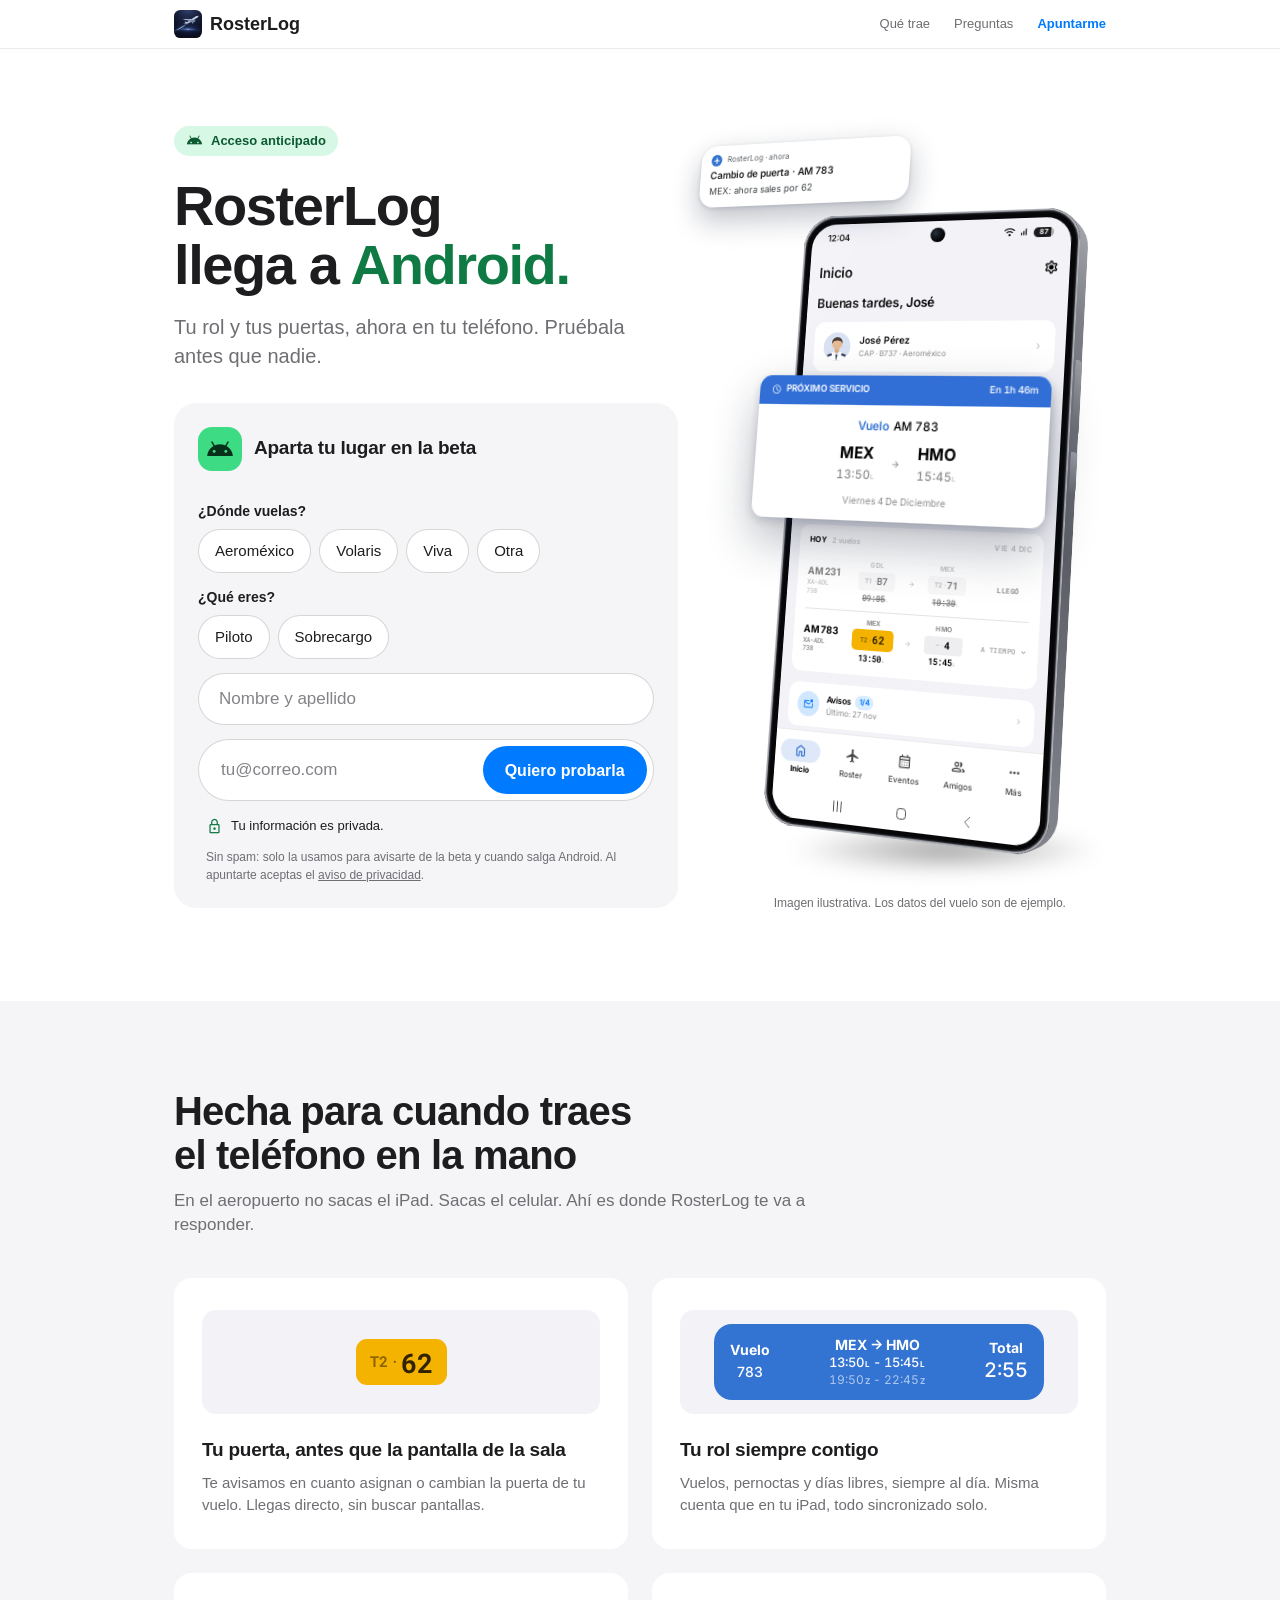
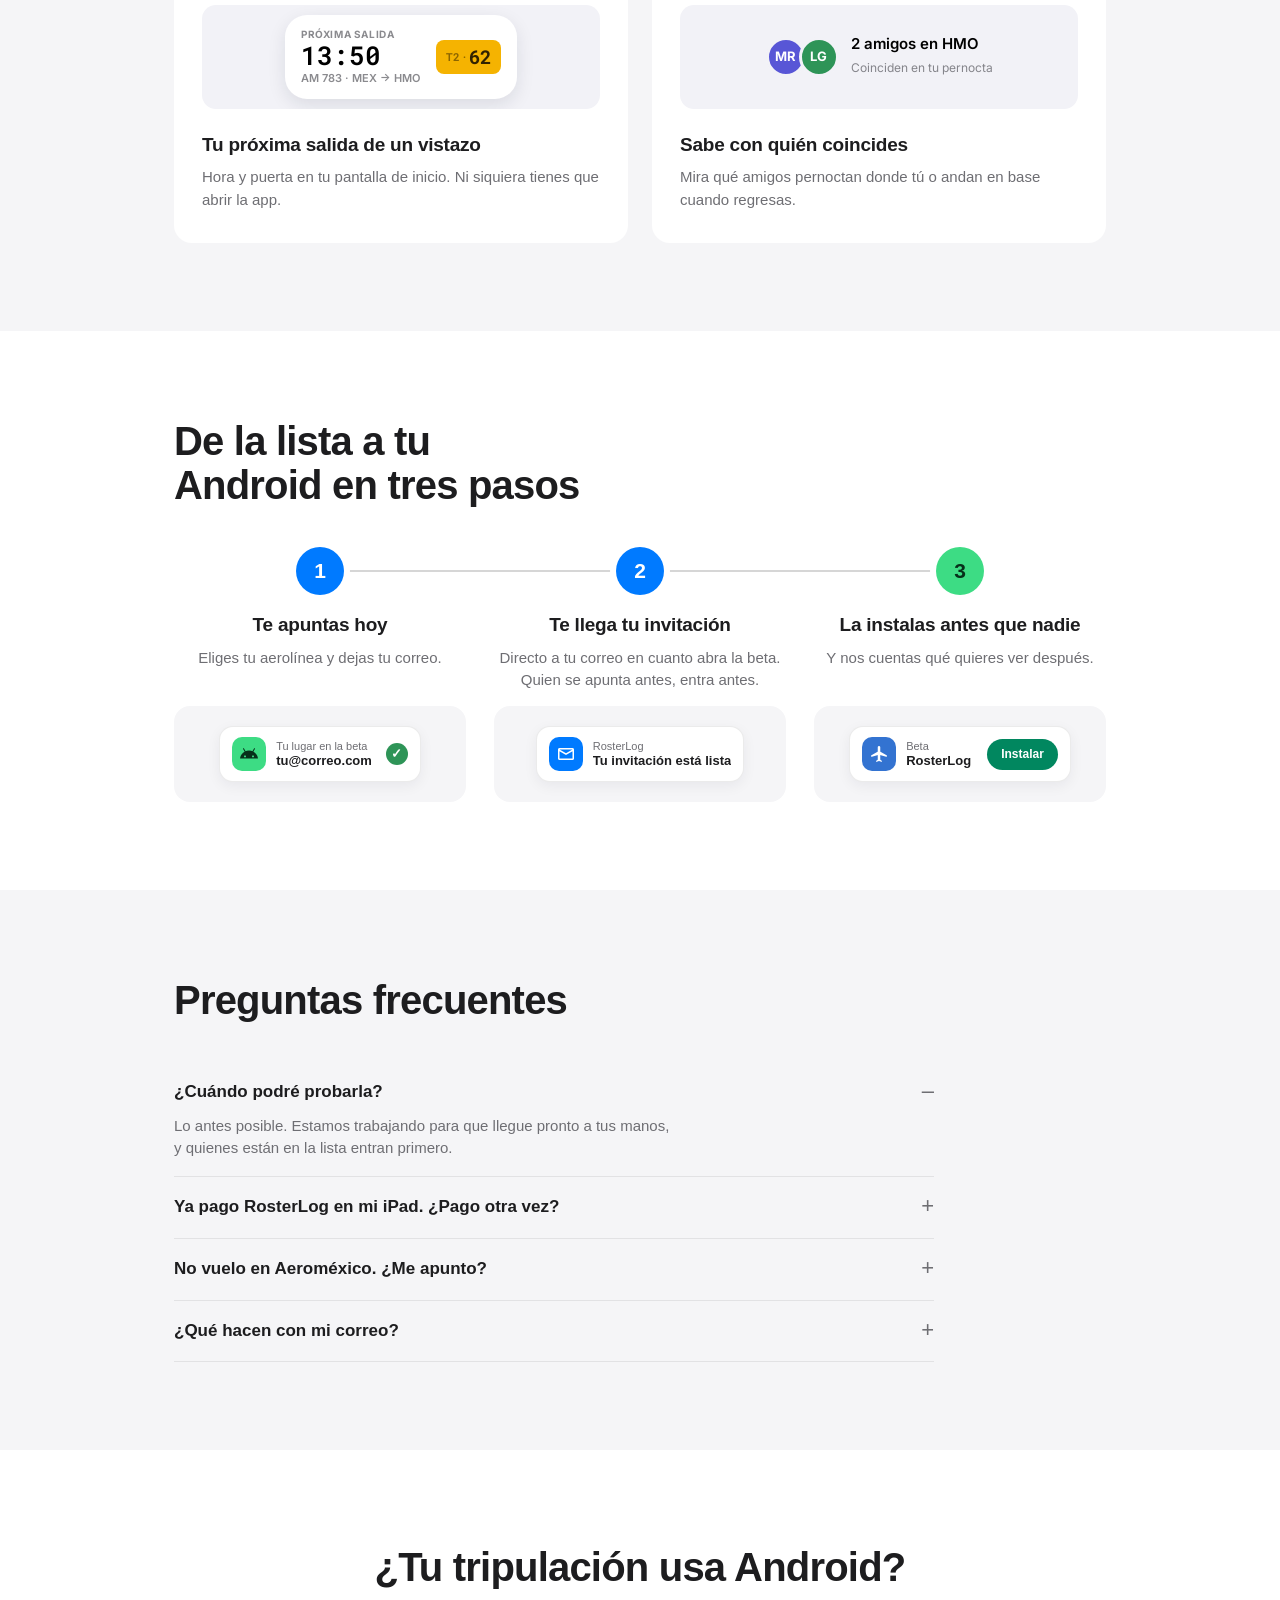
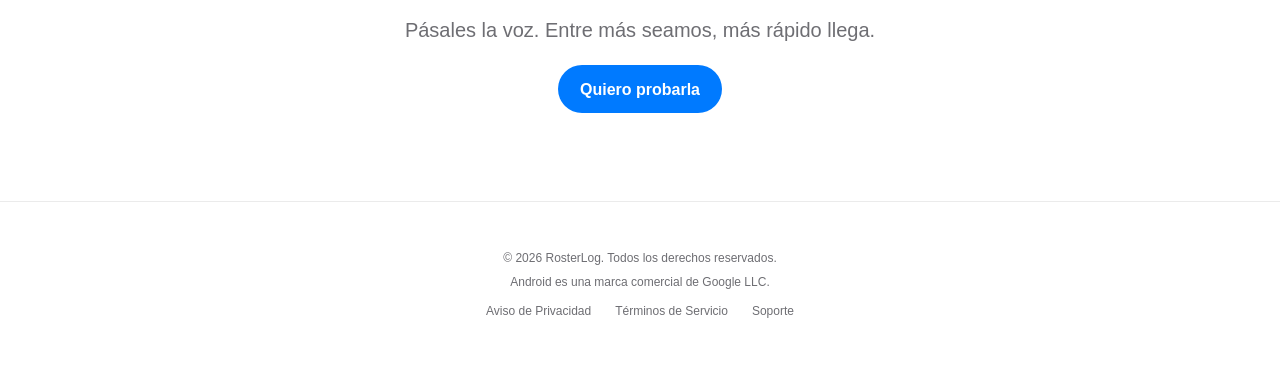
<file: android.html>
<!DOCTYPE html>
<html lang="es" data-endpoint="https://us-central1-rosterlog-app.cloudfunctions.net/androidWaitlistJoin">
<head>
    <meta charset="UTF-8">
    <meta name="viewport" content="width=device-width, initial-scale=1.0, viewport-fit=cover">
    <title>RosterLog para Android — Acceso anticipado</title>
    <link rel="icon" href="/favicon.ico" sizes="any">
    <link rel="icon" type="image/png" sizes="48x48" href="/assets/favicon-48.png">
    <link rel="apple-touch-icon" href="/assets/apple-touch-icon.png">
    <meta name="description" content="RosterLog llega a Android. Tu rol y tus puertas en tu teléfono. Apúntate y pruébala antes que nadie.">
    <meta name="theme-color" content="#3DDC84">
    <link rel="canonical" href="https://rosterlog.app/android">
    <!-- Open Graph: es la vista previa que arma WhatsApp al compartir el enlace -->
    <meta property="og:type" content="website">
    <meta property="og:site_name" content="RosterLog">
    <meta property="og:title" content="RosterLog llega a Android">
    <meta property="og:description" content="Tu rol y tus puertas, ahora en tu teléfono. Apúntate y pruébala antes que nadie.">
    <meta property="og:url" content="https://rosterlog.app/android">
    <meta property="og:image" content="https://rosterlog.app/assets/og-android.png">
    <meta property="og:image:width" content="1200">
    <meta property="og:image:height" content="630">
    <meta property="og:image:alt" content="RosterLog en un teléfono Android con la puerta de salida en amarillo">
    <meta property="og:locale" content="es_MX">
    <meta name="twitter:card" content="summary_large_image">
    <meta name="twitter:title" content="RosterLog llega a Android">
    <meta name="twitter:description" content="Tu rol y tus puertas, ahora en tu teléfono. Apúntate y pruébala antes que nadie.">
    <meta name="twitter:image" content="https://rosterlog.app/assets/og-android.png">
    <link rel="preconnect" href="https://fonts.googleapis.com">
    <link rel="preconnect" href="https://fonts.gstatic.com" crossorigin>
    <!-- Analytics (privacy-friendly, sin cookies) -->
    <script defer data-domain="rosterlog.app" src="https://plausible.io/js/script.js"></script>
    <script src="assets/theme.js"></script>
    <link rel="stylesheet" href="https://fonts.googleapis.com/css2?family=Inter:wght@400;500;600;700&family=Roboto+Mono:wght@500;600&display=swap">
    <link rel="stylesheet" href="https://fonts.googleapis.com/css2?family=Material+Symbols+Rounded:opsz,wght,FILL,GRAD@24,400,1,0&icon_names=android,arrow_forward,calendar_month,chevron_right,expand_more,flight,group,home,lock,mail,mark_email_unread,more_horiz,schedule,settings,signal_cellular_alt,wifi&display=block">
<style>
/* Tokens del sitio rosterlog.app (index.html), tal cual */
:root {
  --bg: #ffffff;
  --bg-alt: #f5f5f7;
  --text: #1d1d1f;
  --text-secondary: #6e6e73;
  --accent: #007aff;
  --accent-hover: #0056cc;
  --accent-soft: rgba(0,122,255,0.10);
  --card-bg: #ffffff;
  --border: rgba(0,0,0,0.08);
  --field-border: rgba(0,0,0,0.16);
  --nav-bg: rgba(255,255,255,0.72);
  --ok: #2E9457;
  --danger: #D93838;
  --demo-bg: #fff7e6;
  --demo-text: #7a5a12;
  --android: #0f7a43;
  --android-soft: rgba(61,220,132,0.20);
  --android-ink: #0b5a31;
}
@media (prefers-color-scheme: dark) {
  :root:not([data-theme="light"]) {
    --bg: #000000;
    --bg-alt: #1c1c1e;
    --text: #f5f5f7;
    --text-secondary: #98989d;
    --accent: #0a84ff;
    --accent-hover: #409cff;
    --accent-soft: rgba(10,132,255,0.16);
    --card-bg: #1c1c1e;
    --border: rgba(255,255,255,0.10);
    --field-border: rgba(255,255,255,0.22);
    --nav-bg: rgba(0,0,0,0.72);
    --ok: #4cc47f;
    --danger: #ff6b6b;
    --demo-bg: #2b2413;
    --demo-text: #e9c97a;
    --android: #3DDC84;
    --android-soft: rgba(61,220,132,0.16);
    --android-ink: #3DDC84;
  }
}
:root[data-theme="dark"] {
  --bg: #000000;
  --bg-alt: #1c1c1e;
  --text: #f5f5f7;
  --text-secondary: #98989d;
  --accent: #0a84ff;
  --accent-hover: #409cff;
  --accent-soft: rgba(10,132,255,0.16);
  --card-bg: #1c1c1e;
  --border: rgba(255,255,255,0.10);
  --field-border: rgba(255,255,255,0.22);
  --nav-bg: rgba(0,0,0,0.72);
  --ok: #4cc47f;
  --danger: #ff6b6b;
  --demo-bg: #2b2413;
  --demo-text: #e9c97a;
  --android: #3DDC84;
  --android-soft: rgba(61,220,132,0.16);
  --android-ink: #3DDC84;
}

* { box-sizing: border-box; margin: 0; padding: 0; }
[hidden] { display: none !important; }
body {
  font-family: -apple-system, BlinkMacSystemFont, "SF Pro Display", "SF Pro Text", "Helvetica Neue", Roboto, Arial, sans-serif;
  background: var(--bg);
  color: var(--text);
  font-size: 17px;
  line-height: 1.45;
  -webkit-font-smoothing: antialiased;
}
.wrap { max-width: 980px; margin: 0 auto; padding-inline: 24px; }
@media (max-width: 480px) { .wrap { padding-inline: 16px; } }
a { color: var(--accent); }
:focus-visible { outline: 3px solid var(--accent); outline-offset: 2px; border-radius: 6px; }

/* Nav del sitio */
.nav {
  position: sticky; top: env(safe-area-inset-top, 0px); z-index: 10;
  background: var(--nav-bg);
  -webkit-backdrop-filter: saturate(180%) blur(20px);
  backdrop-filter: saturate(180%) blur(20px);
  border-bottom: 1px solid var(--border);
}
.nav .wrap { display: flex; align-items: center; justify-content: space-between; height: 48px; gap: 16px; }
.logo { font-size: 18px; font-weight: 700; color: var(--text); text-decoration: none; display: flex; align-items: center; gap: 8px; }
.logo img { width: 28px; height: 28px; border-radius: 22.5%; flex: none; }
.nav-links { display: flex; align-items: center; gap: 24px; }
.nav-links a { font-size: 13px; color: var(--text-secondary); text-decoration: none; }
.nav-links a:hover { color: var(--text); }
.nav-links a.nav-cta { color: var(--accent); font-weight: 600; }
@media (max-width: 560px) { .nav-links a.hide-sm { display: none; } }

/* Hero */
.hero { padding-block: 72px 88px; overflow-x: clip; }
.hero-grid {
  display: grid; gap: 56px; align-items: center;
  grid-template-columns: minmax(0, 1.15fr) minmax(0, 0.85fr);
}
@media (max-width: 820px) {
  .hero { padding-block: 44px 64px; }
  .hero-grid { grid-template-columns: minmax(0, 1fr); gap: 48px; }
}
.badge {
  display: inline-flex; align-items: center; gap: 8px;
  font-size: 13px; font-weight: 600; color: var(--accent);
  background: var(--accent-soft); padding: 6px 12px; border-radius: 999px;
}
h1 {
  font-size: clamp(36px, 5.4vw, 56px); font-weight: 600;
  line-height: 1.05; letter-spacing: -0.025em;
  margin-block: 20px 18px; text-wrap: balance;
}
.lead { font-size: clamp(17px, 1.9vw, 20px); color: var(--text-secondary); max-width: 34em; }

/* Formulario: un solo campo, luego dos toques opcionales */
.badge { color: var(--android-ink); background: var(--android-soft); }
.badge .ms { font-size: 17px; }
h1 .droid { color: var(--android); }
.card { margin-top: 32px; background: var(--bg-alt); border-radius: 22px; padding: 24px; }
@media (max-width: 480px) { .card { padding: 18px; } }
.card-h { display: flex; align-items: center; gap: 12px; margin-bottom: 16px; }
.card-h .droid-i { width: 44px; height: 44px; border-radius: 14px; background: #3DDC84; color: #07301a; display: grid; place-items: center; flex: none; }
.card-h .droid-i .ms { font-size: 28px; }
.card-h b { display: block; font-size: 19px; font-weight: 600; letter-spacing: -0.012em; line-height: 1.2; }
.card-h span.s { font-size: 14px; color: var(--text-secondary); }
form { display: grid; gap: 14px; }
.pill-in { display: flex; gap: 8px; background: var(--card-bg); border: 1.5px solid var(--field-border); border-radius: 999px; padding: 6px; }
.pill-in:focus-within { border-color: var(--accent); box-shadow: 0 0 0 3px var(--accent-soft); }
.pill-in input { flex: 1; min-width: 0; height: 48px; padding-inline: 16px; border: 0; background: transparent; font: inherit; font-size: 17px; color: var(--text); outline: none; border-radius: 999px; }
.pill-in input::placeholder { color: var(--text-secondary); opacity: 0.85; }
.btn { display: inline-flex; justify-content: center; align-items: center; gap: 8px; min-height: 48px; padding: 12px 22px; border: 0; border-radius: 980px; background: var(--accent); color: #fff; font: inherit; font-size: 16px; font-weight: 600; cursor: pointer; white-space: nowrap; text-decoration: none; transition: background 0.2s ease; }
.btn:hover { background: var(--accent-hover); }
@media (max-width: 480px) {
  .pill-in { flex-direction: column; border-radius: 22px; padding: 8px; }
  .pill-in input { text-align: center; }
}
.campo input { width: 100%; height: 52px; padding-inline: 20px; font: inherit; font-size: 17px; color: var(--text); background: var(--card-bg); border: 1.5px solid var(--field-border); border-radius: 999px; outline: none; }
.campo input::placeholder { color: var(--text-secondary); opacity: 0.85; }
.campo input:focus-visible { border-color: var(--accent); box-shadow: 0 0 0 3px var(--accent-soft); }
@media (max-width: 480px) { .campo input { text-align: center; border-radius: 22px; } }
.trampa { position: absolute; left: -9999px; width: 1px; height: 1px; overflow: hidden; }
.btn[disabled] { opacity: 0.6; cursor: progress; }
.sr { position: absolute; width: 1px; height: 1px; overflow: hidden; clip-path: inset(50%); white-space: nowrap; }
.err { font-size: 13px; color: var(--danger); font-weight: 500; padding-left: 8px; }
.priv { display: flex; align-items: flex-start; gap: 8px; font-size: 13px; line-height: 1.4; color: var(--text); padding-left: 8px; margin-top: 2px; }
.priv .ms { font-size: 17px; color: var(--android); flex: none; margin-top: 1px; }
.fine { font-size: 12px; color: var(--text-secondary); padding-left: 8px; }
.fine a { color: inherit; }

.done { display: grid; gap: 18px; }
.done-h { display: flex; align-items: center; gap: 12px; }
.done-h .check { width: 44px; height: 44px; border-radius: 50%; background: var(--ok); color: #fff; display: grid; place-items: center; font-size: 24px; font-weight: 700; flex: none; }
.done-h h2 { font-size: 21px; font-weight: 600; letter-spacing: -0.015em; line-height: 1.2; }
.done-h p { font-size: 14px; color: var(--text-secondary); }
.q { display: grid; gap: 8px; border: 0; }
.q legend { font-size: 14px; font-weight: 600; color: var(--text); margin-bottom: 8px; }
.q legend small { font-weight: 500; color: var(--text-secondary); font-size: 12px; }
.seg { display: flex; flex-wrap: wrap; gap: 8px; }
.seg input { position: absolute; opacity: 0; pointer-events: none; }
.seg label { min-height: 44px; padding: 10px 16px; display: inline-flex; align-items: center; font-size: 15px; font-weight: 500; color: var(--text); background: var(--card-bg); border: 1px solid var(--field-border); border-radius: 999px; cursor: pointer; }
@media (max-width: 480px) {
  .seg { display: grid; grid-template-columns: 1fr 1fr; }
  .seg label { justify-content: center; }
}
.seg input:checked + label { background: var(--accent); border-color: var(--accent); color: #fff; }
.seg input:focus-visible + label { outline: 3px solid var(--accent); outline-offset: 2px; }
.saved { font-size: 13px; font-weight: 600; color: var(--ok); }
.share { background: var(--card-bg); border: 1px solid var(--border); border-radius: 14px; padding: 12px 14px; font-size: 14px; color: var(--text); }
.share small { display: block; font-size: 12px; color: var(--text-secondary); margin-bottom: 4px; }

/* Galaxy S26 Ultra: cuerpo 78.1 x 163.6 x 7.9 mm, pantalla 6.9" 19.5:9 (73.4 x 159.1 mm).
   --pw = ancho del cuerpo. 1 dp = ancho de pantalla / 412. */
.phone-col { display: grid; justify-items: center; gap: 6px; }
.stage {
  --pw: min(300px, 70vw);
  --dp: calc(var(--pw) * 0.9398 / 412);
  --t: calc(var(--pw) * 0.1012);
  position: relative; display: grid; justify-items: center;
  padding-block: 84px 56px;
  perspective: 1500px; perspective-origin: 50% 42%;
}
.ground {
  position: absolute; left: 50%; bottom: 16px; width: calc(var(--pw) * 1.05); height: 46px;
  transform: translateX(-42%);
  background: radial-gradient(ellipse at center, rgba(0,0,0,0.38), rgba(0,0,0,0) 70%);
  filter: blur(9px);
}
.phone {
  position: relative; width: var(--pw); height: calc(var(--pw) * 2.0948);
  transform-style: preserve-3d;
  transform: rotateY(-21deg) rotateX(7deg) rotateZ(1.2deg);
}
.layer {
  position: absolute; inset: 0; border-radius: calc(var(--pw) * 0.115);
  background: linear-gradient(180deg, #a7a9b0 0%, #7c7e86 18%, #5b5d65 55%, #84868e 100%);
}
.layer .kb { position: absolute; right: calc(var(--pw) * -0.009); width: calc(var(--pw) * 0.02); border-radius: 2px; background: linear-gradient(180deg, #9a9ca3, #6a6c74); }
.layer .kb.vol { top: 24%; height: 11.5%; }
.layer .kb.pwr { top: 38.5%; height: 6%; }
.front {
  position: absolute; inset: 0; border-radius: calc(var(--pw) * 0.115);
  padding: calc(var(--pw) * 0.0288) calc(var(--pw) * 0.0301);
  background: #070709;
  box-shadow: inset 0 0 0 calc(var(--pw) * 0.006) #b3b5bc, inset 0 0 0 calc(var(--pw) * 0.011) #2a2b30;
  transform: translateZ(0.5px);
}
.screen {
  position: relative; overflow: hidden; width: 100%; height: 100%;
  border-radius: calc(var(--pw) * 0.088);
  background: #F2F2F7; color: #000;
  font-family: Inter, Roboto, "Helvetica Neue", Arial, sans-serif;
  display: flex; flex-direction: column;
}
.screen::after {
  content: ""; position: absolute; inset: 0; pointer-events: none;
  background: linear-gradient(118deg, rgba(255,255,255,0.16) 0%, rgba(255,255,255,0.04) 26%, rgba(255,255,255,0) 40%);
}
.ms { font-family: "Material Symbols Rounded"; font-weight: 400; font-style: normal; line-height: 1; letter-spacing: normal; text-transform: none; white-space: nowrap; direction: ltr; -webkit-font-smoothing: antialiased; font-feature-settings: "liga"; }
.mono { font-family: "Roboto Mono", ui-monospace, Menlo, monospace; }
.l2 { color: rgba(60,60,67,0.6); }
.l3 { color: rgba(60,60,67,0.3); }
.cam { position: absolute; top: calc(11 * var(--dp)); left: 50%; width: calc(22 * var(--dp)); height: calc(22 * var(--dp)); margin-left: calc(-11 * var(--dp)); border-radius: 50%; background: radial-gradient(circle at 35% 35%, #26303c 0%, #07080a 55%); z-index: 3; }
.status { flex: none; height: calc(44 * var(--dp)); padding-inline: calc(26 * var(--dp)); display: flex; align-items: center; justify-content: space-between; font-size: calc(14 * var(--dp)); font-weight: 600; }
.status .ms { font-size: calc(17 * var(--dp)); margin-left: calc(4 * var(--dp)); }
.status .sic { display: inline-flex; align-items: center; }
.bat { position: relative; display: inline-grid; place-items: center; width: calc(31 * var(--dp)); height: calc(15 * var(--dp)); margin-left: calc(6 * var(--dp)); border-radius: 999px; background: rgba(0,0,0,0.28); overflow: hidden; }
.bat i { position: absolute; left: 0; top: 0; bottom: 0; width: 87%; background: #1c1c1e; }
.bat b { position: relative; color: #fff; font-size: calc(10.5 * var(--dp)); font-weight: 700; line-height: 1; letter-spacing: -0.01em; }
.topbar { flex: none; height: calc(64 * var(--dp)); padding-inline: calc(16 * var(--dp)); display: flex; align-items: center; justify-content: space-between; }
.topbar .t { font-size: calc(22 * var(--dp)); font-weight: 600; letter-spacing: -0.01em; }
.topbar .ms { font-size: calc(24 * var(--dp)); }
.body { flex: 1; min-height: 0; overflow: hidden; padding: calc(4 * var(--dp)) calc(16 * var(--dp)) 0; display: flex; flex-direction: column; gap: calc(16 * var(--dp)); }
.body > * { flex: none; }
.hello { font-size: calc(20 * var(--dp)); line-height: calc(25 * var(--dp)); font-weight: 600; letter-spacing: -0.01em; }
.acard { background: #fff; border-radius: calc(16 * var(--dp)); overflow: hidden; }

/* Card de perfil: HStack 14, padding 16, foto 44 */
.perfil { display: flex; align-items: center; gap: calc(14 * var(--dp)); padding: calc(16 * var(--dp)); height: calc(76 * var(--dp)); }
.perfil .foto { width: calc(44 * var(--dp)); height: calc(44 * var(--dp)); border-radius: 50%; overflow: hidden; flex: none; background: #d5e0f1; }
.perfil .foto svg { display: block; }
.perfil .foto .ms { font-size: calc(28 * var(--dp)); }
.perfil .n { font-size: calc(15 * var(--dp)); line-height: calc(20 * var(--dp)); font-weight: 600; }
.perfil .d { font-size: calc(12 * var(--dp)); line-height: calc(16 * var(--dp)); margin-top: calc(2 * var(--dp)); }
.perfil .ms.ch { margin-left: auto; font-size: calc(18 * var(--dp)); }

/* Hueco que deja la card de servicio al salirse de la pantalla */
.slot { height: calc(176 * var(--dp)); margin-block: calc(12 * var(--dp)); border-radius: calc(16 * var(--dp)); background: rgba(20,25,40,0.16); filter: blur(calc(9 * var(--dp))); }

/* Card PRÓXIMO SERVICIO (HomeView): header brand 0.85, cuerpo VStack 12 con padding 16 */
.prox { width: calc(380 * var(--dp)); background: #fff; border-radius: calc(16 * var(--dp)); overflow: hidden; color: #000; font-family: Inter, Roboto, "Helvetica Neue", Arial, sans-serif; }
.prox-h { background: #316ED5; color: rgba(255,255,255,0.9); height: calc(36 * var(--dp)); padding-inline: calc(16 * var(--dp)); display: flex; align-items: center; justify-content: space-between; font-size: calc(12 * var(--dp)); font-weight: 700; }
.prox-h span:first-child { display: inline-flex; align-items: center; gap: calc(6 * var(--dp)); }
.prox-h .ms { font-size: calc(14 * var(--dp)); }
.prox-h .cnt { font-weight: 600; font-variant-numeric: tabular-nums; }
.prox-b { padding: calc(16 * var(--dp)); display: grid; gap: calc(12 * var(--dp)); justify-items: center; text-align: center; }
.prox-t { display: flex; gap: calc(6 * var(--dp)); font-size: calc(15 * var(--dp)); line-height: calc(20 * var(--dp)); }
.prox-t b { color: #3373D1; font-weight: 600; }
.prox-t span { font-weight: 500; font-variant-numeric: tabular-nums; }
.ruta { display: flex; align-items: center; gap: calc(20 * var(--dp)); }
.ruta .col b { display: block; font-size: calc(20 * var(--dp)); line-height: calc(26 * var(--dp)); font-weight: 700; }
.ruta .col span { display: block; margin-top: calc(2 * var(--dp)); font-size: calc(15 * var(--dp)); line-height: calc(20 * var(--dp)); font-weight: 500; font-variant-numeric: tabular-nums; }
.ruta .col i { font-style: normal; font-size: calc(8 * var(--dp)); font-weight: 700; margin-left: calc(1 * var(--dp)); }
.ruta > .ms { font-size: calc(14 * var(--dp)); }
.prox-f { font-size: calc(12 * var(--dp)); line-height: calc(16 * var(--dp)); }

/* Tablero HOY (TableroDiaCard), fila de iPhone */
.tab-h { display: flex; align-items: baseline; gap: calc(8 * var(--dp)); padding: calc(14 * var(--dp)) calc(16 * var(--dp)) calc(10 * var(--dp)); line-height: calc(16 * var(--dp)); }
.tab-h b { font-size: calc(12 * var(--dp)); font-weight: 700; letter-spacing: 0.07em; }
.tab-h .c { font-size: calc(11 * var(--dp)); font-weight: 600; }
.tab-h .f { margin-left: auto; font-size: calc(11 * var(--dp)); font-weight: 700; letter-spacing: 0.055em; }
.tab-div { height: 1px; background: rgba(60,60,67,0.14); }
.fila { display: flex; align-items: center; gap: calc(8 * var(--dp)); padding: calc(10 * var(--dp)) calc(16 * var(--dp)); }
.fila .vuelo { width: calc(64 * var(--dp)); flex: none; display: grid; gap: calc(1 * var(--dp)); }
.fila .vuelo b { font-size: calc(15 * var(--dp)); font-weight: 700; letter-spacing: -0.013em; line-height: calc(19 * var(--dp)); }
.fila .vuelo span { font-size: calc(9.5 * var(--dp)); line-height: calc(12 * var(--dp)); font-weight: 500; }
.fila .est { flex: 1; min-width: 0; display: grid; gap: calc(4 * var(--dp)); justify-items: center; }
.fila .est .iata { font-size: calc(10 * var(--dp)); font-weight: 700; letter-spacing: 0.04em; line-height: calc(12 * var(--dp)); }
.fila .est .h { font-size: calc(12.5 * var(--dp)); font-weight: 600; line-height: calc(15 * var(--dp)); }
.fila .est .h i { font-style: normal; font-size: calc(7 * var(--dp)); font-weight: 700; margin-left: calc(1 * var(--dp)); font-family: Inter, sans-serif; }
.fila > .ms { font-size: calc(13 * var(--dp)); flex: none; }
.fila .estado { width: calc(78 * var(--dp)); flex: none; display: flex; justify-content: flex-end; align-items: center; gap: calc(5 * var(--dp)); font-size: calc(10 * var(--dp)); font-weight: 700; letter-spacing: 0.06em; color: rgba(60,60,67,0.45); }
.fila .estado .ms { font-size: calc(13 * var(--dp)); width: calc(12 * var(--dp)); color: rgba(60,60,67,0.6); }
.gate { display: inline-flex; align-items: center; justify-content: center; gap: calc(1 * var(--dp)); min-width: calc(58 * var(--dp)); height: calc(26 * var(--dp)); padding-inline: calc(6 * var(--dp)); border-radius: calc(6 * var(--dp)); background: rgba(118,118,128,0.12); font-weight: 700; font-size: calc(14 * var(--dp)); color: rgba(60,60,67,0.42); }
.gate small { font-size: calc(10 * var(--dp)); font-weight: 700; color: rgba(60,60,67,0.24); }
.gate.dato { color: #000; }
.gate.dato small { color: rgba(60,60,67,0.6); }
.gate.dato.sinterm small { color: rgba(60,60,67,0.24); }
.fila.pasado .vuelo, .fila.pasado .est { opacity: 0.5; }
.fila.pasado .h s { text-decoration-thickness: calc(1.2 * var(--dp)); }
.fila .estado.llego { color: rgba(60,60,67,0.6); }
.tab-div.in { margin-inline: calc(16 * var(--dp)); }
.tab-fin { height: calc(6 * var(--dp)); }
.gate.pro { min-width: calc(66 * var(--dp)); height: calc(30 * var(--dp)); padding-inline: calc(5 * var(--dp)); border-radius: calc(7 * var(--dp)); background: #F5B301; color: rgba(23,15,0,0.88); font-size: calc(16 * var(--dp)); font-weight: 800; }
.gate.pro small { color: rgba(23,15,0,0.48); font-weight: 800; }

/* Card de Avisos */
.avisos { display: flex; align-items: center; gap: calc(12 * var(--dp)); padding: calc(14 * var(--dp)); }
.avisos .ci { width: calc(36 * var(--dp)); height: calc(36 * var(--dp)); border-radius: 50%; background: rgba(0,122,255,0.18); color: #007AFF; display: grid; place-items: center; flex: none; }
.avisos .ci .ms { font-size: calc(18 * var(--dp)); }
.avisos .tt { display: flex; align-items: center; gap: calc(6 * var(--dp)); font-size: calc(13 * var(--dp)); font-weight: 600; line-height: calc(18 * var(--dp)); }
.avisos .tt em { font-style: normal; font-size: calc(11 * var(--dp)); font-weight: 700; color: #007AFF; background: rgba(0,122,255,0.15); border-radius: 999px; padding: calc(1 * var(--dp)) calc(6 * var(--dp)); }
.avisos .ss { font-size: calc(12 * var(--dp)); line-height: calc(16 * var(--dp)); }
.avisos > .ms { margin-left: auto; font-size: calc(16 * var(--dp)); }

.bottom { flex: none; height: calc(80 * var(--dp)); background: #fff; border-top: 1px solid rgba(60,60,67,0.10); display: grid; grid-template-columns: repeat(5, 1fr); align-items: center; text-align: center; font-size: calc(12 * var(--dp)); font-weight: 500; color: #48484a; }
.bottom div { display: grid; gap: calc(4 * var(--dp)); justify-items: center; }
.bottom .pill { width: calc(64 * var(--dp)); height: calc(32 * var(--dp)); border-radius: 999px; display: grid; place-items: center; }
.bottom .ms { font-size: calc(24 * var(--dp)); }
.bottom .on { color: #000; font-weight: 700; }
.bottom .on .pill { background: rgba(51,115,209,0.16); color: #3373D1; }
.sysnav { flex: none; height: calc(48 * var(--dp)); background: #fff; display: grid; grid-template-columns: repeat(3, 1fr); align-items: center; justify-items: center; padding-inline: calc(56 * var(--dp)); color: #4a4a4f; }
.sysnav .rec { display: inline-flex; gap: calc(4 * var(--dp)); }
.sysnav .rec i { width: calc(2 * var(--dp)); height: calc(15 * var(--dp)); border-radius: 1px; background: currentColor; }
.sysnav .hom { width: calc(16 * var(--dp)); height: calc(16 * var(--dp)); border: calc(2 * var(--dp)) solid currentColor; border-radius: calc(5 * var(--dp)); }
.sysnav .bck { width: calc(11 * var(--dp)); height: calc(11 * var(--dp)); border-left: calc(2 * var(--dp)) solid currentColor; border-bottom: calc(2 * var(--dp)) solid currentColor; border-radius: calc(1.5 * var(--dp)); transform: translateX(25%) rotate(45deg); }

/* Lo que se sale del teléfono */
.pop {
  position: absolute; z-index: 5;
  left: calc(var(--pw) * 0.0301 + 16 * var(--dp));
  top: calc(var(--pw) * 0.0288 + 266 * var(--dp));
  transform: translateZ(74px) scale(1.16);
  border-radius: calc(16 * var(--dp));
  box-shadow: 0 calc(26 * var(--dp)) calc(60 * var(--dp)) rgba(15,25,50,0.30), 0 calc(4 * var(--dp)) calc(12 * var(--dp)) rgba(15,25,50,0.16);
}
.notif {
  position: absolute; z-index: 6; width: calc(330 * var(--dp));
  left: calc(var(--pw) * -0.22); top: calc(var(--pw) * -0.15);
  transform: translateZ(112px);
  background: #fff; color: #1f1f1f; border-radius: calc(24 * var(--dp)); padding: calc(13 * var(--dp)) calc(16 * var(--dp));
  font-family: Inter, Roboto, "Helvetica Neue", Arial, sans-serif;
  box-shadow: 0 calc(18 * var(--dp)) calc(44 * var(--dp)) rgba(15,25,50,0.28), 0 calc(2 * var(--dp)) calc(8 * var(--dp)) rgba(15,25,50,0.14);
  display: grid; gap: calc(3 * var(--dp));
}
.notif .app { display: flex; align-items: center; gap: calc(8 * var(--dp)); font-size: calc(12 * var(--dp)); color: #5f6368; }
.notif .app i { width: calc(18 * var(--dp)); height: calc(18 * var(--dp)); border-radius: 50%; background: #3373D1; display: grid; place-items: center; font-style: normal; }
.notif .app i .ms { font-size: calc(12 * var(--dp)); color: #fff; }
.notif b { font-size: calc(15 * var(--dp)); font-weight: 600; }
.notif p { font-size: calc(14 * var(--dp)); color: #3c4043; }
@media (prefers-reduced-motion: no-preference) {
  .pop { animation: flota 7s ease-in-out infinite; }
  .notif { animation: flota2 7s ease-in-out -2.5s infinite; }
  @keyframes flota { 0%, 100% { transform: translateZ(74px) scale(1.16); } 50% { transform: translateZ(90px) scale(1.16); } }
  @keyframes flota2 { 0%, 100% { transform: translateZ(112px); } 50% { transform: translateZ(98px); } }
}
.cap { font-size: 12px; color: var(--text-secondary); text-align: center; max-width: 30em; }
@media (max-width: 820px) { .notif { left: calc(var(--pw) * -0.08); } }

/* Secciones */
.sec { padding-block: 88px; }
.sec.alt { background: var(--bg-alt); }
.sec-h { max-width: 640px; margin-bottom: 40px; }
.sec-h h2 { font-size: clamp(28px, 4vw, 40px); font-weight: 600; letter-spacing: -0.02em; line-height: 1.1; text-wrap: balance; }
.sec-h p { margin-top: 12px; color: var(--text-secondary); }
.grid { display: grid; grid-template-columns: repeat(2, minmax(0, 1fr)); gap: 24px; }
@media (max-width: 640px) { .grid { grid-template-columns: minmax(0, 1fr); } }
.feat { background: var(--bg-alt); border-radius: 18px; padding: 32px 28px; }
.sec.alt .feat { background: var(--card-bg); }
.feat h3 { font-size: 19px; font-weight: 600; letter-spacing: -0.012em; margin-bottom: 8px; }
.feat p { font-size: 15px; color: var(--text-secondary); line-height: 1.5; }
/* Mini previews de la app dentro de cada tarjeta. Colores fijos: son recortes de la app en claro */
.pv { height: 104px; border-radius: 14px; background: #F2F2F7; color: #000; display: grid; place-items: center; margin-bottom: 22px; overflow: hidden; font-family: Inter, Roboto, "Helvetica Neue", Arial, sans-serif; }
.pv .mono { font-family: "Roboto Mono", ui-monospace, Menlo, monospace; }
.pv-gate { display: grid; justify-items: center; gap: 6px; }
.pv-gate .chip { display: inline-flex; align-items: center; gap: 2px; height: 46px; padding-inline: 14px; border-radius: 11px; background: #F5B301; color: rgba(23,15,0,0.88); font-size: 27px; font-weight: 800; }
.pv-gate .chip small { font-size: 15px; font-weight: 800; color: rgba(23,15,0,0.48); }
.pv-rol { width: min(100% - 28px, 330px); background: #3373D1; color: #fff; border-radius: 18px; padding: 12px 16px; display: grid; grid-template-columns: auto 1fr auto; align-items: center; gap: 10px; text-align: center; }
.pv-rol b { display: block; font-size: 14px; font-weight: 700; line-height: 1.25; }
.pv-rol .n { font-size: 14px; font-weight: 500; }
.pv-rol .h { font-size: 13px; font-weight: 500; line-height: 1.35; font-variant-numeric: tabular-nums; }
.pv-rol .z { font-size: 12px; color: rgba(255,255,255,0.6); line-height: 1.35; font-variant-numeric: tabular-nums; }
.pv-rol i { font-style: normal; font-size: 8px; font-weight: 700; margin-left: 1px; }
.pv-rol .t { font-size: 20px; font-weight: 500; font-variant-numeric: tabular-nums; }
.pv-rol b, .pv-rol .h, .pv-rol .z { white-space: nowrap; }
.pv-wid { background: #fff; border-radius: 22px; padding: 12px 16px; display: flex; align-items: center; gap: 16px; box-shadow: 0 6px 18px rgba(15,25,50,0.10); }
.pv-wid .l { font-size: 10px; font-weight: 700; letter-spacing: 0.06em; color: rgba(60,60,67,0.6); }
.pv-wid .hr { font-size: 26px; font-weight: 600; line-height: 1.1; }
.pv-wid .r { font-size: 11px; font-weight: 600; color: rgba(60,60,67,0.6); margin-top: 1px; }
.pv-wid .chip { display: inline-flex; align-items: center; gap: 1px; height: 34px; padding-inline: 10px; border-radius: 8px; background: #F5B301; color: rgba(23,15,0,0.88); font-size: 19px; font-weight: 800; }
.pv-wid .chip small { font-size: 11px; font-weight: 800; color: rgba(23,15,0,0.48); }
.pv-wid { max-width: calc(100% - 20px); }
.pv-am { display: flex; align-items: center; gap: 12px; }
.pv-am .st { display: flex; }
.pv-am .st span { width: 40px; height: 40px; border-radius: 50%; border: 3px solid #F2F2F7; margin-left: -7px; display: grid; place-items: center; color: #fff; font-size: 13px; font-weight: 700; letter-spacing: 0.01em; }
.pv-am .st span:first-child { margin-left: 0; }
.pv-am b { display: block; font-size: 15px; font-weight: 600; line-height: 1.25; }
.pv-am small { font-size: 12px; color: rgba(60,60,67,0.6); }

@media (max-width: 380px) {
  .pv-rol { width: calc(100% - 16px); padding: 10px 8px; gap: 6px; border-radius: 16px; }
  .pv-rol b, .pv-rol .n { font-size: 13px; }
  .pv-rol .h { font-size: 12px; }
  .pv-rol .z { font-size: 11px; }
  .pv-rol .t { font-size: 17px; }
  .pv-wid { gap: 10px; padding: 10px 12px; border-radius: 18px; }
  .pv-wid .hr { font-size: 22px; }
  .pv-wid .r { font-size: 10px; }
  .pv-wid .chip { height: 30px; font-size: 17px; padding-inline: 8px; }
  .pv-am { gap: 8px; }
  .pv-am b { font-size: 14px; }
  .pv-am small { font-size: 11px; }
  .mini { gap: 8px; padding: 9px 10px; }
  .mini .ico { width: 30px; height: 30px; border-radius: 9px; }
  .mini .ico .ms { font-size: 18px; }
  .mini .tx b { font-size: 12px; }
  .mini .get { margin-left: 0; padding: 6px 9px; font-size: 11px; }
  .step.fin .mini .tx { flex: none; }
  .step .tile { padding-inline: 8px; }
}
.steps { display: grid; grid-template-columns: repeat(3, minmax(0, 1fr)); gap: 28px; }
.step { position: relative; display: grid; gap: 16px; align-content: start; justify-items: center; text-align: center; }
.step .num { position: relative; z-index: 1; width: 48px; height: 48px; border-radius: 50%; background: var(--accent); color: #fff; font-size: 21px; font-weight: 700; display: grid; place-items: center; box-shadow: 0 0 0 6px var(--bg); }
.step.fin .num { background: #3DDC84; color: #07301a; }
.step:not(:last-child)::before { content: ""; position: absolute; top: 23px; left: calc(50% + 24px); width: calc(100% + 28px - 48px); height: 2px; background: var(--field-border); }
.step .tile { width: 100%; height: 96px; border-radius: 16px; background: var(--bg-alt); display: grid; grid-template-columns: minmax(0, auto); justify-content: center; align-items: center; padding-inline: 12px; }
.step .mini { text-align: left; }
.step h3 { font-size: 19px; font-weight: 600; letter-spacing: -0.012em; }
.step p { font-size: 15px; color: var(--text-secondary); margin-top: -8px; min-height: 2.9em; }
.mini { display: flex; align-items: center; gap: 10px; min-width: 0; max-width: 100%; background: var(--card-bg); border: 1px solid var(--border); border-radius: 14px; padding: 10px 12px; box-shadow: 0 4px 14px rgba(15,25,50,0.06); }
.mini .ico { width: 34px; height: 34px; border-radius: 10px; display: grid; place-items: center; flex: none; color: #fff; }
.mini .ico .ms { font-size: 20px; }
.mini .tx { min-width: 0; }
.mini .tx small { display: block; font-size: 11px; color: var(--text-secondary); line-height: 1.3; white-space: nowrap; overflow: hidden; text-overflow: ellipsis; }
.mini .tx b { display: block; font-size: 13px; font-weight: 600; line-height: 1.3; white-space: nowrap; overflow: hidden; text-overflow: ellipsis; }
.mini .ok { margin-left: 4px; width: 22px; height: 22px; border-radius: 50%; background: var(--ok); color: #fff; font-size: 13px; font-weight: 700; display: grid; place-items: center; flex: none; }
.mini .get { margin-left: 6px; background: #01875f; color: #fff; font-size: 12px; font-weight: 600; padding: 7px 14px; border-radius: 999px; flex: none; }
@media (max-width: 720px) {
  .steps { grid-template-columns: minmax(0, 1fr); gap: 32px; }
  .step { grid-template-columns: 48px minmax(0, 1fr); column-gap: 16px; row-gap: 12px; justify-items: start; text-align: left; }
  .step .num { grid-row: 1 / span 3; }
  .step > :not(.num) { grid-column: 2; }
  .step:not(:last-child)::before { top: 48px; bottom: -32px; left: 23px; width: 2px; height: auto; }
  .step h3 { margin-top: 10px; }
  .step p { min-height: 0; }
}

.faq { max-width: 760px; display: grid; gap: 0; }
details { border-bottom: 1px solid var(--border); padding-block: 18px; }
summary { cursor: pointer; font-size: 17px; font-weight: 600; list-style: none; display: flex; justify-content: space-between; gap: 16px; }
summary::-webkit-details-marker { display: none; }
summary::after { content: "+"; color: var(--text-secondary); font-weight: 400; font-size: 22px; line-height: 1; }
details[open] summary::after { content: "–"; }
details p { margin-top: 10px; font-size: 15px; color: var(--text-secondary); max-width: 60ch; }

.closing { text-align: center; display: grid; gap: 20px; justify-items: center; }
.closing h2 { font-size: clamp(28px, 4vw, 40px); font-weight: 600; letter-spacing: -0.02em; text-wrap: balance; }
.closing a.btn { text-decoration: none; }
footer { padding-block: 48px; border-top: 1px solid var(--border); text-align: center; font-size: 12px; color: var(--text-secondary); }
footer .fl { display: flex; justify-content: center; gap: 24px; flex-wrap: wrap; margin-top: 12px; }
footer a { color: var(--text-secondary); text-decoration: none; }
</style>
</head>
<body>

<nav class="nav" aria-label="Principal">
  <div class="wrap">
    <a class="logo" href="/"><img src="/assets/app-icon.webp" width="28" height="28" alt="">RosterLog</a>
    <div class="nav-links">
      <a class="hide-sm" href="#incluye">Qué trae</a>
      <a class="hide-sm" href="#preguntas">Preguntas</a>
      <a class="nav-cta" href="#lista">Apuntarme</a>
    </div>
  </div>
</nav>

<main id="top">
  <section class="hero">
    <div class="wrap hero-grid">
      <div>
        <span class="badge"><span class="ms">android</span>Acceso anticipado</span>
        <h1>RosterLog llega a <span class="droid">Android.</span></h1>
        <p class="lead">Tu rol y tus puertas, ahora en tu teléfono. Pruébala antes que nadie.</p>

        <div class="card" id="lista">
          <form id="f" novalidate>
            <div class="card-h">
              <div class="droid-i"><span class="ms">android</span></div>
              <div><b>Aparta tu lugar en la beta</b></div>
            </div>
            <fieldset class="q">
              <legend>¿Dónde vuelas?</legend>
              <div class="seg">
                <input type="radio" name="aerolinea" id="a-amx" value="AMX"><label for="a-amx">Aeroméxico</label>
                <input type="radio" name="aerolinea" id="a-vol" value="VOLARIS"><label for="a-vol">Volaris</label>
                <input type="radio" name="aerolinea" id="a-viv" value="VIVA"><label for="a-viv">Viva</label>
                <input type="radio" name="aerolinea" id="a-otr" value="OTRA"><label for="a-otr">Otra</label>
              </div>
            </fieldset>
            <fieldset class="q">
              <legend>¿Qué eres?</legend>
              <div class="seg">
                <input type="radio" name="puesto" id="p-pil" value="PILOTO"><label for="p-pil">Piloto</label>
                <input type="radio" name="puesto" id="p-sob" value="SOBRECARGO"><label for="p-sob">Sobrecargo</label>
              </div>
            </fieldset>
            <div class="campo">
              <label class="sr" for="nombre">Nombre y apellido</label>
              <input id="nombre" name="nombre" type="text" autocomplete="name" autocapitalize="words" placeholder="Nombre y apellido" maxlength="80" required>
            </div>
            <div class="trampa" aria-hidden="true"><label for="sitio">Deja este campo vacío</label><input id="sitio" name="sitio" type="text" tabindex="-1" autocomplete="off"></div>
            <label class="sr" for="correo">Tu correo</label>
            <div class="pill-in">
              <input id="correo" name="correo" type="email" inputmode="email" autocomplete="email" placeholder="tu@correo.com" required>
              <button class="btn" type="submit" id="enviar">Quiero probarla</button>
            </div>
            <p class="err" id="err" role="alert" hidden></p>
            <p class="priv"><span class="ms">lock</span><span>Tu información es privada.</span></p>
            <p class="fine">Sin spam: solo la usamos para avisarte de la beta y cuando salga Android. Al apuntarte aceptas el <a href="privacy.html">aviso de privacidad</a>.</p>
          </form>

          <div class="done" id="done" hidden>
            <div class="done-h">
              <div class="check" aria-hidden="true">&#10003;</div>
              <div><h2 id="done-t" tabindex="-1">Listo, ya tienes lugar.</h2><p id="done-p"></p></div>
            </div>
            <div class="share"><small>Pásalo a tu tripulación</small>RosterLog ya viene para Android. Aparta tu lugar: rosterlog.app/android</div>
          </div>
        </div>
      </div>

      <div class="phone-col">
        <div class="stage" role="img" aria-label="RosterLog en un teléfono Android: la tarjeta del próximo servicio y un aviso de cambio de puerta salen de la pantalla">
          <div class="ground"></div>
          <div class="phone" id="phone" aria-hidden="true">
            <div class="front">
              <div class="screen">
                <div class="cam"></div>
                <div class="status"><span>12:04</span><span class="sic"><span class="ms">wifi</span><span class="ms">signal_cellular_alt</span><span class="bat"><i></i><b>87</b></span></span></div>
                <div class="topbar"><span class="t">Inicio</span><span class="ms">settings</span></div>
                <div class="body">
                  <div class="hello">Buenas tardes, José</div>
                  <div class="acard perfil">
                    <div class="foto"><svg viewBox="0 0 44 44" width="100%" height="100%" aria-hidden="true"><rect width="44" height="44" fill="#d5e0f1"/><path d="M4 44c0-9.5 8-14.5 18-14.5S40 34.500 40 44z" fill="#ffffff"/><rect x="18.500" y="23" width="7" height="9" rx="3" fill="#d6a27a"/><path d="M18.500 30.500l3.500 3 3.500-3 1.500 1.500-3 4h-4l-3-4z" fill="#eef2f8"/><path d="M22 33l-1.700 2.200L22 44l1.700-8.800z" fill="#243054"/><rect x="6.500" y="33" width="8" height="3.400" rx="1.200" transform="rotate(-20 10.500 34.700)" fill="#243054"/><rect x="29.500" y="33" width="8" height="3.400" rx="1.200" transform="rotate(20 33.500 34.700)" fill="#243054"/><circle cx="22" cy="17.500" r="8.500" fill="#e4b48c"/><path d="M13.200 17.500c-.4-6.500 3.800-10.300 8.800-10.300s9.200 3.800 8.800 10.300c-1.600-3.400-4-5-8.800-5s-7.200 1.600-8.800 5z" fill="#3a2d27"/></svg></div>
                    <div><div class="n">José Pérez</div><div class="d l2">CAP · B737 · Aeroméxico</div></div>
                    <span class="ms ch l3">chevron_right</span>
                  </div>
                  <div class="slot"></div>
                  <div class="acard">
                    <div class="tab-h"><b>HOY</b><span class="c l3">2 vuelos</span><span class="f l3" id="d-hoy">LUN 21 SEP</span></div>
                    <div class="fila pasado">
                      <div class="vuelo"><b>AM 231</b><span class="mono l2">XA-ADL</span><span class="mono l2">738</span></div>
                      <div class="est"><span class="iata l2">GDL</span><span class="gate dato mono"><small>T1</small><small>·</small>B7</span><span class="h mono"><s>09:05</s><i class="l3">L</i></span></div>
                      <span class="ms l3">arrow_forward</span>
                      <div class="est"><span class="iata l2">MEX</span><span class="gate dato mono"><small>T2</small><small>·</small>71</span><span class="h mono"><s>10:30</s><i class="l3">L</i></span></div>
                      <div class="estado llego mono">LLEGÓ<span class="ms"></span></div>
                    </div>
                    <div class="tab-div in"></div>
                    <div class="fila">
                      <div class="vuelo"><b>AM 783</b><span class="mono l2">XA-ADL</span><span class="mono l2">738</span></div>
                      <div class="est"><span class="iata l2">MEX</span><span class="gate pro mono"><small>T2</small><small>·</small>62</span><span class="h mono">13:50<i class="l3">L</i></span></div>
                      <span class="ms l3">arrow_forward</span>
                      <div class="est"><span class="iata l2">HMO</span><span class="gate dato sinterm mono"><small>–</small><small>·</small>4</span><span class="h mono">15:45<i class="l3">L</i></span></div>
                      <div class="estado mono">A TIEMPO<span class="ms">expand_more</span></div>
                    </div>
                    <div class="tab-fin"></div>
                  </div>
                  <div class="acard avisos">
                    <div class="ci"><span class="ms">mark_email_unread</span></div>
                    <div><div class="tt">Avisos<em>1/4</em></div><div class="ss l2" id="d-aviso">Último: 14 sep</div></div>
                    <span class="ms l3">chevron_right</span>
                  </div>
                </div>
                <div class="bottom">
                  <div class="on"><span class="pill"><span class="ms">home</span></span>Inicio</div>
                  <div><span class="pill"><span class="ms">flight</span></span>Roster</div>
                  <div><span class="pill"><span class="ms">calendar_month</span></span>Eventos</div>
                  <div><span class="pill"><span class="ms">group</span></span>Amigos</div>
                  <div><span class="pill"><span class="ms">more_horiz</span></span>Más</div>
                </div>
                <div class="sysnav"><span class="rec"><i></i><i></i><i></i></span><span class="hom"></span><span class="bck"></span></div>
              </div>
            </div>

            <div class="prox pop">
              <div class="prox-h"><span><span class="ms">schedule</span>PRÓXIMO SERVICIO</span><span class="cnt">En 1h 46m</span></div>
              <div class="prox-b">
                <div class="prox-t"><b>Vuelo</b><span>AM 783</span></div>
                <div class="ruta">
                  <div class="col"><b>MEX</b><span class="l2">13:50<i class="l3">L</i></span></div>
                  <span class="ms l2">arrow_forward</span>
                  <div class="col"><b>HMO</b><span class="l2">15:45<i class="l3">L</i></span></div>
                </div>
                <div class="prox-f l2" id="d-largo">Lunes 21 De Septiembre</div>
              </div>
            </div>

            <div class="notif">
              <div class="app"><i><span class="ms">flight</span></i>RosterLog · ahora</div>
              <b>Cambio de puerta · AM 783</b>
              <p>MEX: ahora sales por 62</p>
            </div>
          </div>
        </div>
        <p class="cap">Imagen ilustrativa. Los datos del vuelo son de ejemplo.</p>
      </div>
    </div>
  </section>

  <section class="sec alt" id="incluye">
    <div class="wrap">
      <div class="sec-h">
        <h2>Hecha para cuando traes el teléfono en la mano</h2>
        <p>En el aeropuerto no sacas el iPad. Sacas el celular. Ahí es donde RosterLog te va a responder.</p>
      </div>
      <div class="grid">
        <div class="feat">
          <div class="pv" aria-hidden="true"><div class="pv-gate"><span class="chip mono"><small>T2</small><small>·</small>62</span></div></div>
          <h3>Tu puerta, antes que la pantalla de la sala</h3>
          <p>Te avisamos en cuanto asignan o cambian la puerta de tu vuelo. Llegas directo, sin buscar pantallas.</p>
        </div>
        <div class="feat">
          <div class="pv" aria-hidden="true"><div class="pv-rol"><div><b>Vuelo</b><span class="n">783</span></div><div><b>MEX → HMO</b><div class="h">13:50<i>L</i> - 15:45<i>L</i></div><div class="z">19:50<i>Z</i> - 22:45<i>Z</i></div></div><div><b>Total</b><span class="t">2:55</span></div></div></div>
          <h3>Tu rol siempre contigo</h3>
          <p>Vuelos, pernoctas y días libres, siempre al día. Misma cuenta que en tu iPad, todo sincronizado solo.</p>
        </div>
        <div class="feat">
          <div class="pv" aria-hidden="true"><div class="pv-wid"><div><div class="l">PRÓXIMA SALIDA</div><div class="hr mono">13:50</div><div class="r">AM 783 · MEX → HMO</div></div><span class="chip mono"><small>T2</small><small>·</small>62</span></div></div>
          <h3>Tu próxima salida de un vistazo</h3>
          <p>Hora y puerta en tu pantalla de inicio. Ni siquiera tienes que abrir la app.</p>
        </div>
        <div class="feat">
          <div class="pv" aria-hidden="true"><div class="pv-am"><div class="st"><span style="background:#5856D6">MR</span><span style="background:#2E9457">LG</span></div><div><b>2 amigos en HMO</b><small>Coinciden en tu pernocta</small></div></div></div>
          <h3>Sabe con quién coincides</h3>
          <p>Mira qué amigos pernoctan donde tú o andan en base cuando regresas.</p>
        </div>
      </div>
    </div>
  </section>

  <section class="sec">
    <div class="wrap">
      <div class="sec-h"><h2>De la lista a tu Android en tres pasos</h2></div>
      <div class="steps">
        <div class="step">
          <span class="num">1</span>
          <h3>Te apuntas hoy</h3>
          <p>Eliges tu aerolínea y dejas tu correo.</p>
          <div class="tile" aria-hidden="true"><div class="mini"><span class="ico" style="background:#3DDC84;color:#07301a"><span class="ms">android</span></span><div class="tx"><small>Tu lugar en la beta</small><b>tu@correo.com</b></div><span class="ok">&#10003;</span></div></div>
        </div>
        <div class="step">
          <span class="num">2</span>
          <h3>Te llega tu invitación</h3>
          <p>Directo a tu correo en cuanto abra la beta. Quien se apunta antes, entra antes.</p>
          <div class="tile" aria-hidden="true"><div class="mini"><span class="ico" style="background:var(--accent)"><span class="ms">mail</span></span><div class="tx"><small>RosterLog</small><b>Tu invitación está lista</b></div></div></div>
        </div>
        <div class="step fin">
          <span class="num">3</span>
          <h3>La instalas antes que nadie</h3>
          <p>Y nos cuentas qué quieres ver después.</p>
          <div class="tile" aria-hidden="true"><div class="mini"><span class="ico" style="background:#3373D1"><span class="ms">flight</span></span><div class="tx"><small>Beta</small><b>RosterLog</b></div><span class="get">Instalar</span></div></div>
        </div>
      </div>
    </div>
  </section>

  <section class="sec alt" id="preguntas">
    <div class="wrap">
      <div class="sec-h"><h2>Preguntas frecuentes</h2></div>
      <div class="faq">
        <details open>
          <summary>¿Cuándo podré probarla?</summary>
          <p>Lo antes posible. Estamos trabajando para que llegue pronto a tus manos, y quienes están en la lista entran primero.</p>
        </details>
        <details>
          <summary>Ya pago RosterLog en mi iPad. ¿Pago otra vez?</summary>
          <p>No. Tu suscripción va contigo: entras con tu misma cuenta y listo.</p>
        </details>
        <details>
          <summary>No vuelo en Aeroméxico. ¿Me apunto?</summary>
          <p>Claro. Entre más tripulantes de tu aerolínea se apunten, más rápido llegamos a ella.</p>
        </details>
        <details>
          <summary>¿Qué hacen con mi correo?</summary>
          <p>Solo avisarte cuando sea tu turno. Nada de spam, no se comparte con nadie y lo borramos cuando nos digas.</p>
        </details>
      </div>
    </div>
  </section>

  <section class="sec">
    <div class="wrap closing">
      <h2>¿Tu tripulación usa Android?</h2>
      <p class="lead">Pásales la voz. Entre más seamos, más rápido llega.</p>
      <a class="btn" href="#lista">Quiero probarla</a>
    </div>
  </section>
</main>

<footer>
  <div class="wrap">
    <p>&copy; 2026 RosterLog. Todos los derechos reservados.</p>
    <p style="margin-top:6px">Android es una marca comercial de Google LLC.</p>
    <div class="fl"><a href="privacy.html">Aviso de Privacidad</a><a href="terms.html">Términos de Servicio</a><a href="support.html">Soporte</a></div>
  </div>
</footer>

<script>
(function () {
  var f = document.getElementById('f');
  var done = document.getElementById('done');
  var doneT = document.getElementById('done-t');
  var doneP = document.getElementById('done-p');
  var err = document.getElementById('err');
  var correo = document.getElementById('correo');
  var phone = document.getElementById('phone');
  var dHoy = document.getElementById('d-hoy');
  var dMan = document.getElementById('d-man');
  var dLargo = document.getElementById('d-largo');
  var dAviso = document.getElementById('d-aviso');

  /* Grosor del teléfono: capas apiladas hacia atrás */
  if (phone) {
    var capas = 16;
    for (var i = capas; i >= 1; i--) {
      var c = document.createElement('div');
      c.className = 'layer';
      c.style.transform = 'translateZ(calc(var(--t) * -' + (i / capas).toFixed(4) + '))';
      if (i >= 5 && i <= 11) { c.innerHTML = '<span class="kb vol"></span><span class="kb pwr"></span>'; }
      phone.insertBefore(c, phone.firstChild);
    }
  }

  /* La fecha del teléfono siempre es la de hoy, con el formato de la app */
  try {
    var DC = ['DOM', 'LUN', 'MAR', 'MIÉ', 'JUE', 'VIE', 'SÁB'];
    var DL = ['Domingo', 'Lunes', 'Martes', 'Miércoles', 'Jueves', 'Viernes', 'Sábado'];
    var MC = ['ENE', 'FEB', 'MAR', 'ABR', 'MAY', 'JUN', 'JUL', 'AGO', 'SEP', 'OCT', 'NOV', 'DIC'];
    var ML = ['Enero', 'Febrero', 'Marzo', 'Abril', 'Mayo', 'Junio', 'Julio', 'Agosto', 'Septiembre', 'Octubre', 'Noviembre', 'Diciembre'];
    var hoy = new Date();
    var man = new Date(hoy.getFullYear(), hoy.getMonth(), hoy.getDate() + 1);
    var avi = new Date(hoy.getFullYear(), hoy.getMonth(), hoy.getDate() - 7);
    if (dHoy) { dHoy.textContent = DC[hoy.getDay()] + ' ' + hoy.getDate() + ' ' + MC[hoy.getMonth()]; }
    if (dMan) { dMan.textContent = DC[man.getDay()] + ' ' + man.getDate() + ' ' + MC[man.getMonth()]; }
    if (dLargo) { dLargo.textContent = DL[hoy.getDay()] + ' ' + hoy.getDate() + ' De ' + ML[hoy.getMonth()]; }
    if (dAviso) { dAviso.textContent = 'Último: ' + avi.getDate() + ' ' + MC[avi.getMonth()].toLowerCase(); }
  } catch (e) { /* se quedan las fechas escritas en el HTML */ }

  if (!f || !done) { return; }

  var ENDPOINT = (document.documentElement.getAttribute('data-endpoint') || '').trim();
  var nombre = document.getElementById('nombre');
  var sitio = document.getElementById('sitio');
  var enviar = document.getElementById('enviar');

  function falla(msg, campo) {
    err.textContent = msg;
    err.hidden = false;
    if (campo && campo.focus) { campo.focus(); }
  }
  function listo(mail) {
    doneP.textContent = 'Te escribimos a ' + mail + ' cuando abra la beta.';
    f.hidden = true;
    done.hidden = false;
    if (doneT.focus) { doneT.focus(); }
    try { if (window.plausible) { window.plausible('Lista Android'); } } catch (e) {}
  }
  function origen() {
    try {
      var q = new URLSearchParams(location.search);
      return (q.get('ref') || q.get('utm_source') || '').slice(0, 40);
    } catch (e) { return ''; }
  }
  function modelo() {
    try {
      var d = navigator.userAgentData;
      if (!d || !d.getHighEntropyValues) { return Promise.resolve(''); }
      return d.getHighEntropyValues(['model']).then(function (v) { return (v && v.model) || ''; }, function () { return ''; });
    } catch (e) { return Promise.resolve(''); }
  }
  var MENSAJES = {
    aerolinea: 'Elige tu aerolínea.',
    puesto: 'Elige si eres piloto o sobrecargo.',
    nombre: 'Escribe tu nombre y un apellido.',
    correo: 'Revisa tu correo. Debe verse como tu@correo.com.',
    limite: 'Demasiados intentos desde esta red. Prueba de nuevo en una hora.'
  };

  f.addEventListener('submit', function (e) {
    e.preventDefault();
    err.hidden = true;
    var aero = f.querySelector('input[name="aerolinea"]:checked');
    var puesto = f.querySelector('input[name="puesto"]:checked');
    var nom = (nombre.value || '').replace(/\s+/g, ' ').trim();
    var mail = (correo.value || '').trim();
    if (!aero) { return falla(MENSAJES.aerolinea, document.getElementById('a-amx')); }
    if (!puesto) { return falla(MENSAJES.puesto, document.getElementById('p-pil')); }
    if (nom.split(' ').length < 2) { return falla(MENSAJES.nombre, nombre); }
    if (!/^[^\s@]+@[^\s@]+\.[^\s@]{2,}$/.test(mail)) { return falla(MENSAJES.correo, correo); }

    // La maqueta no tiene endpoint: muestra la confirmación sin enviar nada.
    if (!ENDPOINT) { return listo(mail); }

    enviar.disabled = true;
    var rotulo = enviar.textContent;
    enviar.textContent = 'Apuntándote…';
    function fin() { enviar.disabled = false; enviar.textContent = rotulo; }

    modelo().then(function (mod) {
      return fetch(ENDPOINT, {
        method: 'POST',
        headers: { 'Content-Type': 'application/json' },
        body: JSON.stringify({
          aerolinea: aero.value, puesto: puesto.value, nombre: nom, correo: mail,
          modelo: mod, origen: origen(), sitio: sitio ? sitio.value : ''
        })
      });
    }).then(function (r) {
      return r.json().catch(function () { return {}; }).then(function (j) { return { status: r.status, j: j }; });
    }).then(function (x) {
      fin();
      if (x.status === 200 && x.j && x.j.ok) { return listo(mail); }
      var clave = x.j && x.j.error;
      falla(MENSAJES[clave] || 'No pudimos apuntarte. Intenta de nuevo en un momento.', clave === 'nombre' ? nombre : correo);
    }).catch(function () {
      fin();
      falla('Sin conexión. Revisa tu internet e intenta de nuevo.', enviar);
    });
  });
})();
</script>
</body>
</html>
</file>
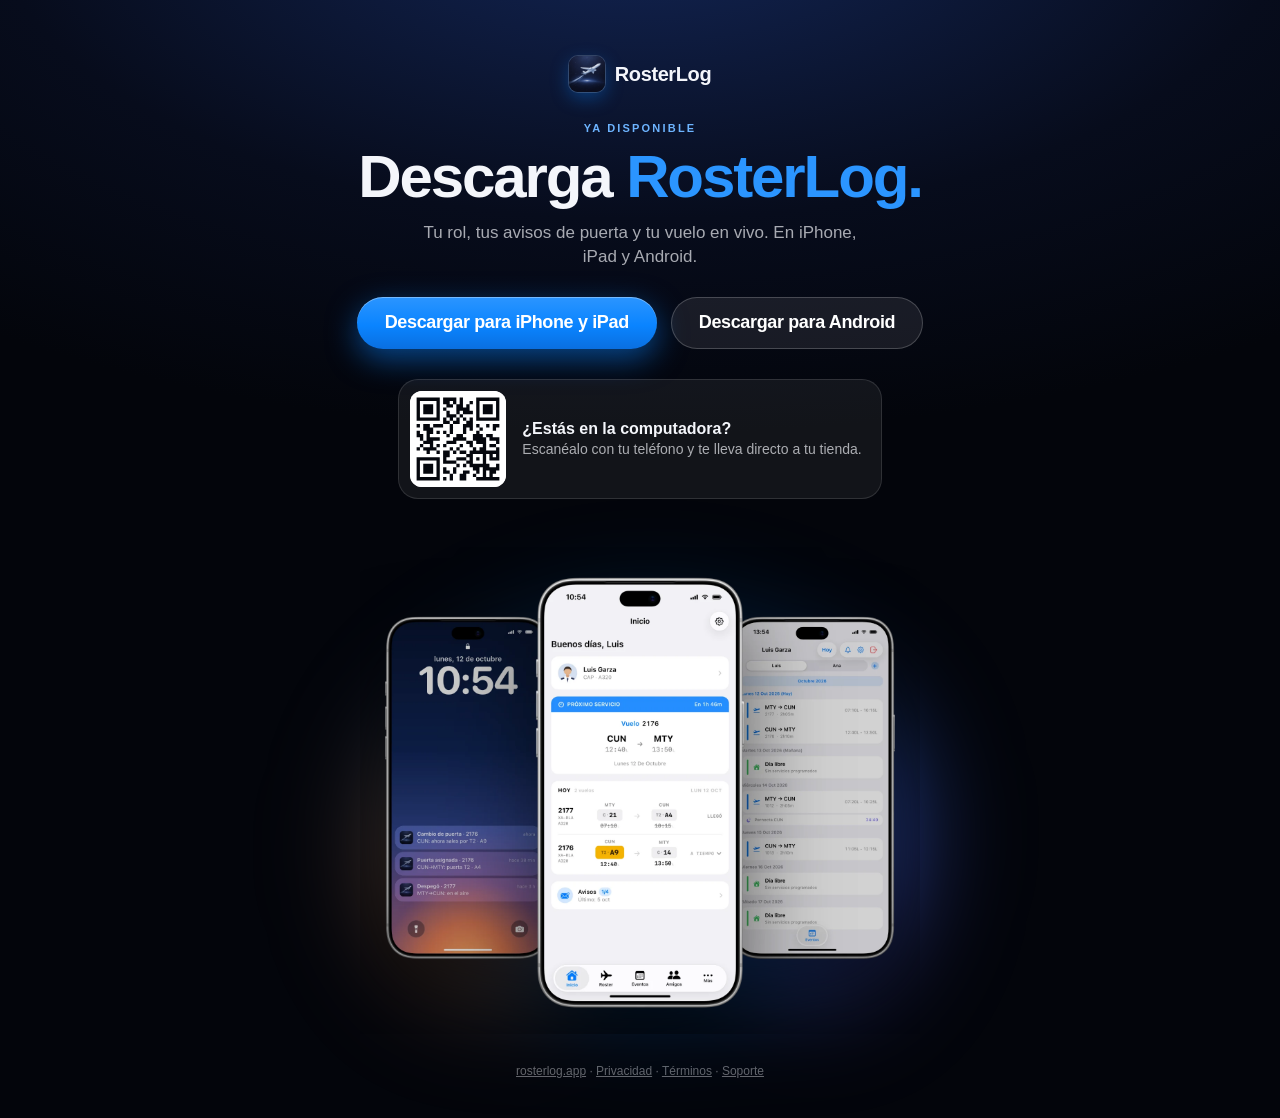
<file: app.html>
<!DOCTYPE html>
<html lang="es">
<head>
    <meta charset="UTF-8">
    <meta name="viewport" content="width=device-width, initial-scale=1.0, viewport-fit=cover">
    <title>Descarga RosterLog</title>
    <meta name="description" content="Descarga RosterLog en iPhone, iPad o Android.">
    <link rel="canonical" href="https://rosterlog.app/app">
    <link rel="icon" href="/favicon.ico" sizes="any">
    <link rel="icon" type="image/png" sizes="48x48" href="/assets/favicon-48.png">
    <link rel="apple-touch-icon" href="/assets/apple-touch-icon.png">
    <meta name="theme-color" content="#03050b">
    <meta property="og:type" content="website">
    <meta property="og:url" content="https://rosterlog.app/app">
    <meta property="og:site_name" content="RosterLog">
    <meta property="og:title" content="Descarga RosterLog">
    <meta property="og:description" content="Disponible en iPhone, iPad y Android.">
    <meta property="og:image" content="https://rosterlog.app/assets/og-app.jpg">
    <meta property="og:image:width" content="1800">
    <meta property="og:image:height" content="945">
    <meta property="og:image:alt" content="RosterLog: descárgala hoy. Pruébalo 7 días gratis en iPhone, iPad y Android.">
    <meta name="twitter:card" content="summary_large_image">
    <meta name="twitter:image" content="https://rosterlog.app/assets/og-app.jpg">
    <meta name="apple-itunes-app" content="app-id=6761634082">
    <script>
        // Una sola liga para todos: el iPhone/iPad se va a App Store y el Android a Google Play.
        // En computadora (o si la tienda no abre) se queda esta página con los dos botones y un QR.
        var TIENDA_IOS = 'https://apps.apple.com/mx/app/rosterlog/id6761634082';
        var TIENDA_ANDROID = 'https://play.google.com/store/apps/details?id=app.rosterlog.android';
        (function () {
            var ua = navigator.userAgent || '';
            var ios = /iPhone|iPad|iPod/.test(ua) || (/Macintosh/.test(ua) && navigator.maxTouchPoints > 1);
            var destino = ios ? TIENDA_IOS : (/Android/.test(ua) ? TIENDA_ANDROID : null);
            if (destino && !/[?&]ver=1/.test(location.search)) location.replace(destino);
        })();
    </script>
    <style>
        * { margin: 0; padding: 0; box-sizing: border-box; }
        html { background: #03050b; }
        body { min-height: 100vh; display: flex; justify-content: center; align-items: center; padding: 44px 24px 32px; color: #f4f6fb;
            font-family: -apple-system, BlinkMacSystemFont, "SF Pro Display", "Segoe UI", Roboto, sans-serif; -webkit-font-smoothing: antialiased;
            background: radial-gradient(110% 60% at 50% -8%, #132657 0%, #070c1c 46%, #03050b 78%) no-repeat #03050b; }
        main { width: 100%; max-width: 760px; text-align: center; display: flex; flex-direction: column; align-items: center; }
        .marca { display: inline-flex; align-items: center; gap: 10px; font-size: 20px; font-weight: 700; letter-spacing: -.02em; }
        .marca img { width: 36px; height: 36px; border-radius: 9px; box-shadow: 0 0 0 1px rgba(255,255,255,.16), 0 6px 18px rgba(10,132,255,.35); }
        .eb { margin-top: 30px; font-size: 11px; font-weight: 700; letter-spacing: .2em; text-transform: uppercase; color: #6db4ff; }
        h1 { margin-top: 12px; font-size: clamp(38px, 10vw, 60px); line-height: 1.02; font-weight: 700; letter-spacing: -.035em; }
        h1 em { font-style: normal; color: #2b95ff; }
        .sub { margin-top: 14px; max-width: 440px; font-size: 17px; line-height: 1.4; color: rgba(244,246,251,.68); }
        .botones { margin-top: 28px; width: 100%; max-width: 420px; display: grid; gap: 12px; }
        .boton { display: block; padding: 15px 20px 16px; border-radius: 999px; font-size: 18px; font-weight: 700; letter-spacing: -.02em; text-decoration: none; color: #fff;
            background: linear-gradient(180deg, #2b95ff, #0A84FF 55%, #0a6fe0); box-shadow: 0 10px 30px rgba(10,132,255,.5), inset 0 1px 0 rgba(255,255,255,.35); }
        .boton.dos { background: rgba(255,255,255,.08); box-shadow: inset 0 0 0 1px rgba(255,255,255,.2); }
        .qr { display: none; }
        .tel { position: relative; width: 100%; max-width: 560px; margin: 36px auto 0; }
        .tel img { position: relative; display: block; width: 100%; height: auto; }
        .tel::before { content: ""; position: absolute; inset: 8% -4% 0; filter: blur(52px);
            background: radial-gradient(closest-side at 24% 60%, rgba(245,140,60,.5), transparent), radial-gradient(closest-side at 52% 50%, rgba(10,132,255,.9), transparent), radial-gradient(closest-side at 80% 58%, rgba(104,92,240,.75), transparent); }
        .nota { margin-top: 30px; font-size: 12px; color: rgba(244,246,251,.4); }
        .nota a { color: inherit; }
        /* Computadora: los botones van lado a lado y aparece un QR para pasarse al teléfono. */
        @media (min-width: 900px) {
            body { padding: 56px 40px 40px; }
            .botones { max-width: none; grid-template-columns: auto auto; justify-content: center; gap: 14px; }
            .boton { padding: 15px 28px 16px; white-space: nowrap; }
            .qr { display: flex; align-items: center; gap: 16px; margin-top: 30px; padding: 12px 20px 12px 12px; border-radius: 20px; text-align: left;
                background: rgba(255,255,255,.06); box-shadow: inset 0 0 0 1px rgba(255,255,255,.12); font-size: 14px; line-height: 1.4; color: rgba(244,246,251,.68); }
            .qr img { width: 96px; height: 96px; border-radius: 12px; background: #fff; }
            .qr b { display: block; font-size: 16px; color: #f4f6fb; }
            .tel { margin-top: 48px; }
        }
    </style>
</head>
<body>
<main>
    <div class="marca"><img src="/assets/app-icon.webp" width="36" height="36" alt="">RosterLog</div>
    <p class="eb">Ya disponible</p>
    <h1>Descarga <em>RosterLog.</em></h1>
    <p class="sub">Tu rol, tus avisos de puerta y tu vuelo en vivo. En iPhone, iPad y Android.</p>
    <div class="botones">
        <a class="boton" href="https://apps.apple.com/mx/app/rosterlog/id6761634082">Descargar para iPhone y iPad</a>
        <a class="boton dos" href="https://play.google.com/store/apps/details?id=app.rosterlog.android">Descargar para Android</a>
    </div>
    <div class="qr"><img src="/assets/qr-app.svg" width="96" height="96" alt="Código QR de rosterlog.app/app">
        <span><b>¿Estás en la computadora?</b>Escanéalo con tu teléfono y te lleva directo a tu tienda.</span></div>
    <div class="tel"><img src="/assets/app-trio.webp" width="1620" height="1410" alt="Tres iPhone con RosterLog: avisos de puerta en la pantalla bloqueada, el Inicio con el próximo vuelo y el rol que ve tu familia"></div>
    <p class="nota"><a href="/">rosterlog.app</a> · <a href="/privacy.html">Privacidad</a> · <a href="/terms.html">Términos</a> · <a href="/support.html">Soporte</a></p>
</main>
</body>
</html>
</file>
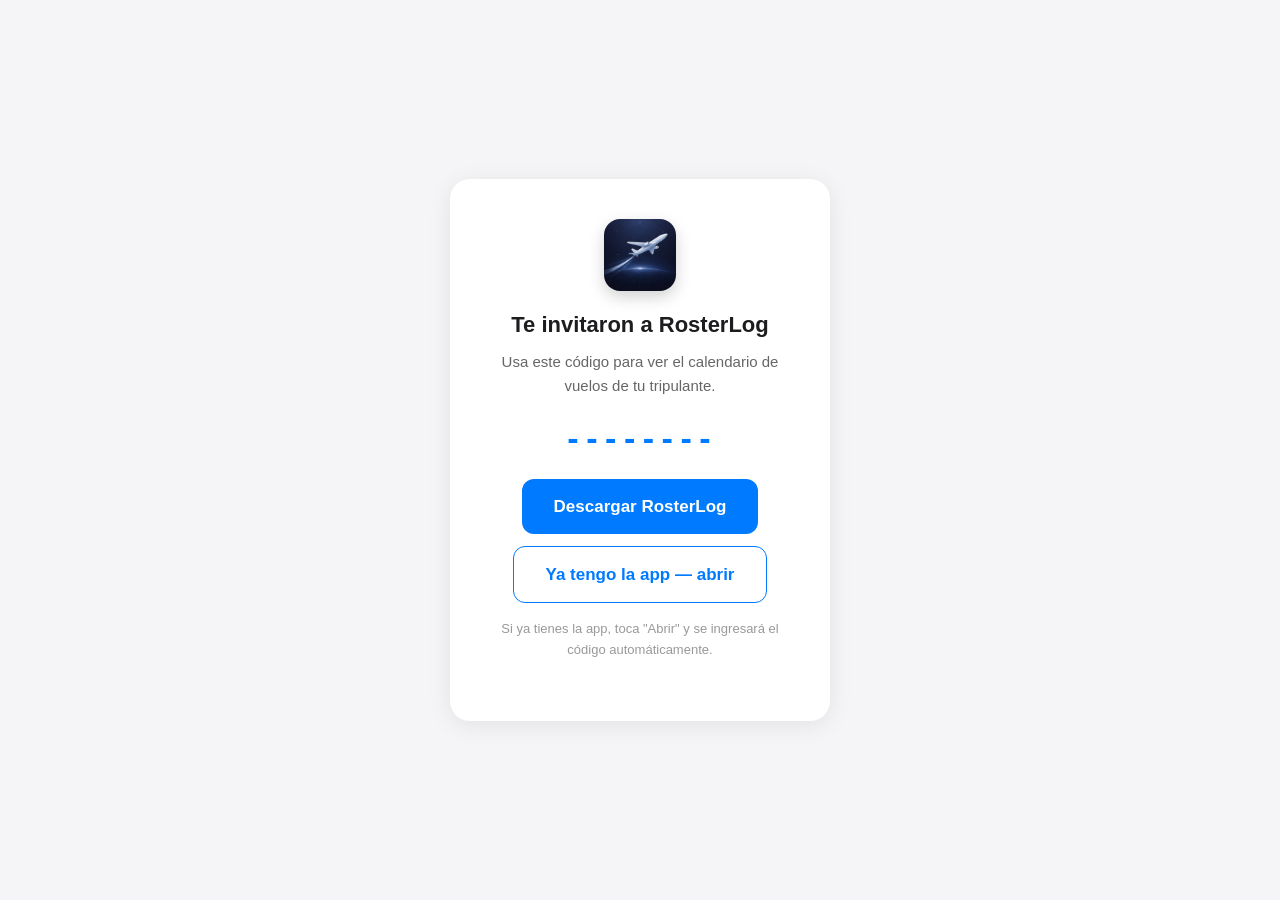
<file: invite.html>
<!DOCTYPE html>
<html lang="es">
<head>
    <meta charset="UTF-8">
    <meta name="viewport" content="width=device-width, initial-scale=1.0">
    <title>RosterLog — Invitación de Espectador</title>
    <link rel="icon" href="/favicon.ico" sizes="any">
    <link rel="icon" type="image/png" sizes="48x48" href="/assets/favicon-48.png">
    <link rel="apple-touch-icon" href="/assets/apple-touch-icon.png">
    <meta property="og:title" content="Te invitaron a RosterLog">
    <meta property="og:description" content="Usa el código para ver el calendario de vuelos de tu tripulante.">
    <meta property="og:image" content="https://rosterlog.app/assets/og-image.png">
    <meta property="og:image:width" content="1200">
    <meta property="og:image:height" content="630">
    <meta name="apple-itunes-app" content="app-id=6761634082, app-argument=rosterlog://invite">
    <style>
        * { margin: 0; padding: 0; box-sizing: border-box; }
        body { font-family: -apple-system, BlinkMacSystemFont, 'Segoe UI', Roboto, sans-serif; line-height: 1.6; color: #1d1d1f; background: #f5f5f7; display: flex; justify-content: center; align-items: center; min-height: 100vh; padding: 24px; }
        .card { background: #fff; border-radius: 20px; padding: 40px 32px; max-width: 380px; width: 100%; text-align: center; box-shadow: 0 4px 24px rgba(0,0,0,0.08); }
        .icon { width: 72px; height: 72px; border-radius: 22.5%; display: block; margin: 0 auto 16px; box-shadow: 0 6px 16px rgba(0,0,0,.18); }
        h1 { font-size: 22px; margin-bottom: 8px; }
        .code { font-family: monospace; font-size: 28px; font-weight: 700; color: #007aff; letter-spacing: 2px; margin: 16px 0; }
        p { font-size: 15px; color: #666; margin-bottom: 20px; }
        .btn { display: inline-block; background: #007aff; color: #fff; text-decoration: none; padding: 14px 32px; border-radius: 12px; font-size: 17px; font-weight: 600; }
        .btn:hover { background: #0056cc; }
        .btn.secondary { background: transparent; color: #007aff; border: 1px solid #007aff; margin-top: 12px; }
        .btn.secondary:hover { background: #f0f7ff; }
        .note { font-size: 13px; color: #999; margin-top: 16px; }
    </style>
    <script>
        const params = new URLSearchParams(window.location.search);
        const code = params.get('code') || '';
        document.addEventListener('DOMContentLoaded', function() {
            if (code) {
                document.getElementById('code').textContent = code;
                const meta = document.querySelector('meta[name="apple-itunes-app"]');
                if (meta) {
                    meta.setAttribute('content', 'app-id=6761634082, app-argument=rosterlog://invite?code=' + encodeURIComponent(code));
                }
                const openBtn = document.getElementById('open-app');
                if (openBtn) {
                    openBtn.href = 'rosterlog://invite?code=' + encodeURIComponent(code);
                }
            }
        });
    </script>
</head>
<body>
    <div class="card">
        <img class="icon" src="/assets/app-icon.webp" width="72" height="72" alt="RosterLog">
        <h1>Te invitaron a RosterLog</h1>
        <p>Usa este código para ver el calendario de vuelos de tu tripulante.</p>
        <div class="code" id="code">--------</div>
        <a class="btn" href="https://apps.apple.com/mx/app/rosterlog/id6761634082">Descargar RosterLog</a>
        <a class="btn secondary" id="open-app" href="rosterlog://invite">Ya tengo la app — abrir</a>
        <p class="note">Si ya tienes la app, toca "Abrir" y se ingresará el código automáticamente.</p>
    </div>
</body>
</html>
</file>
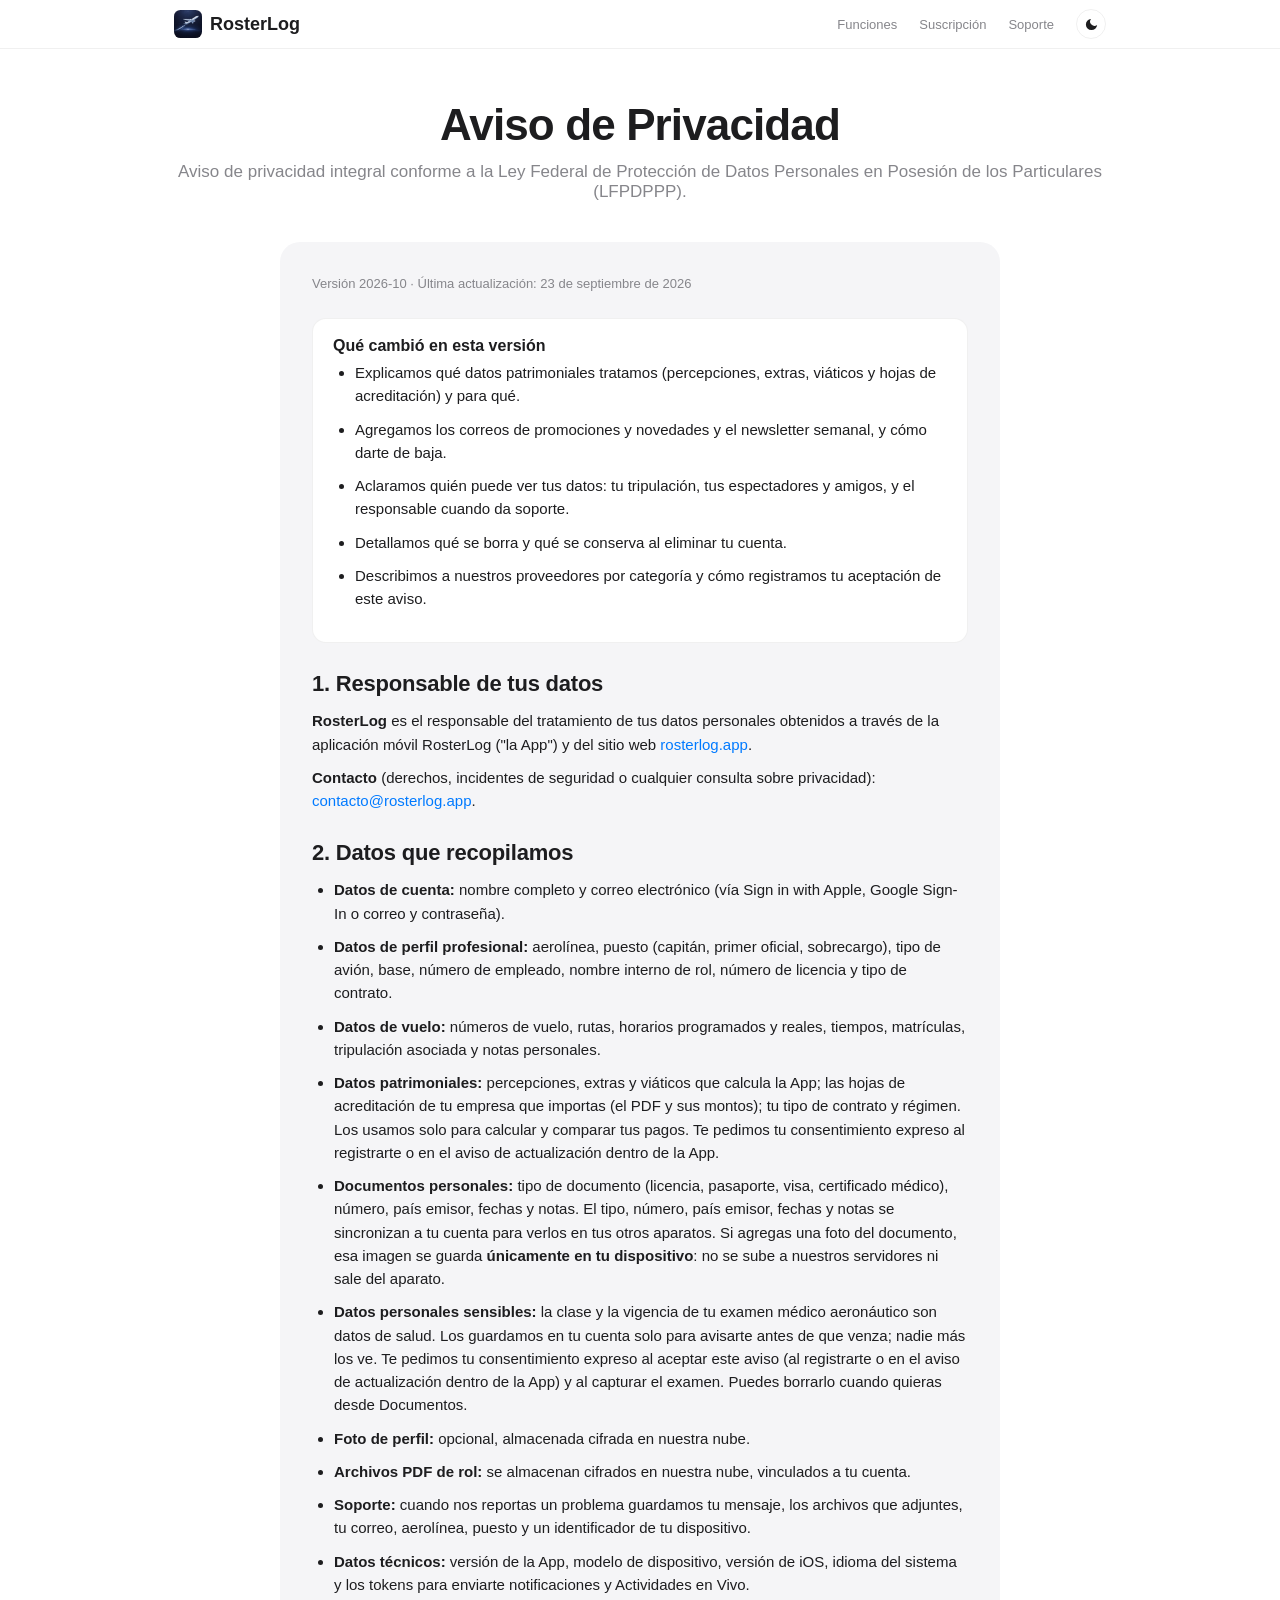
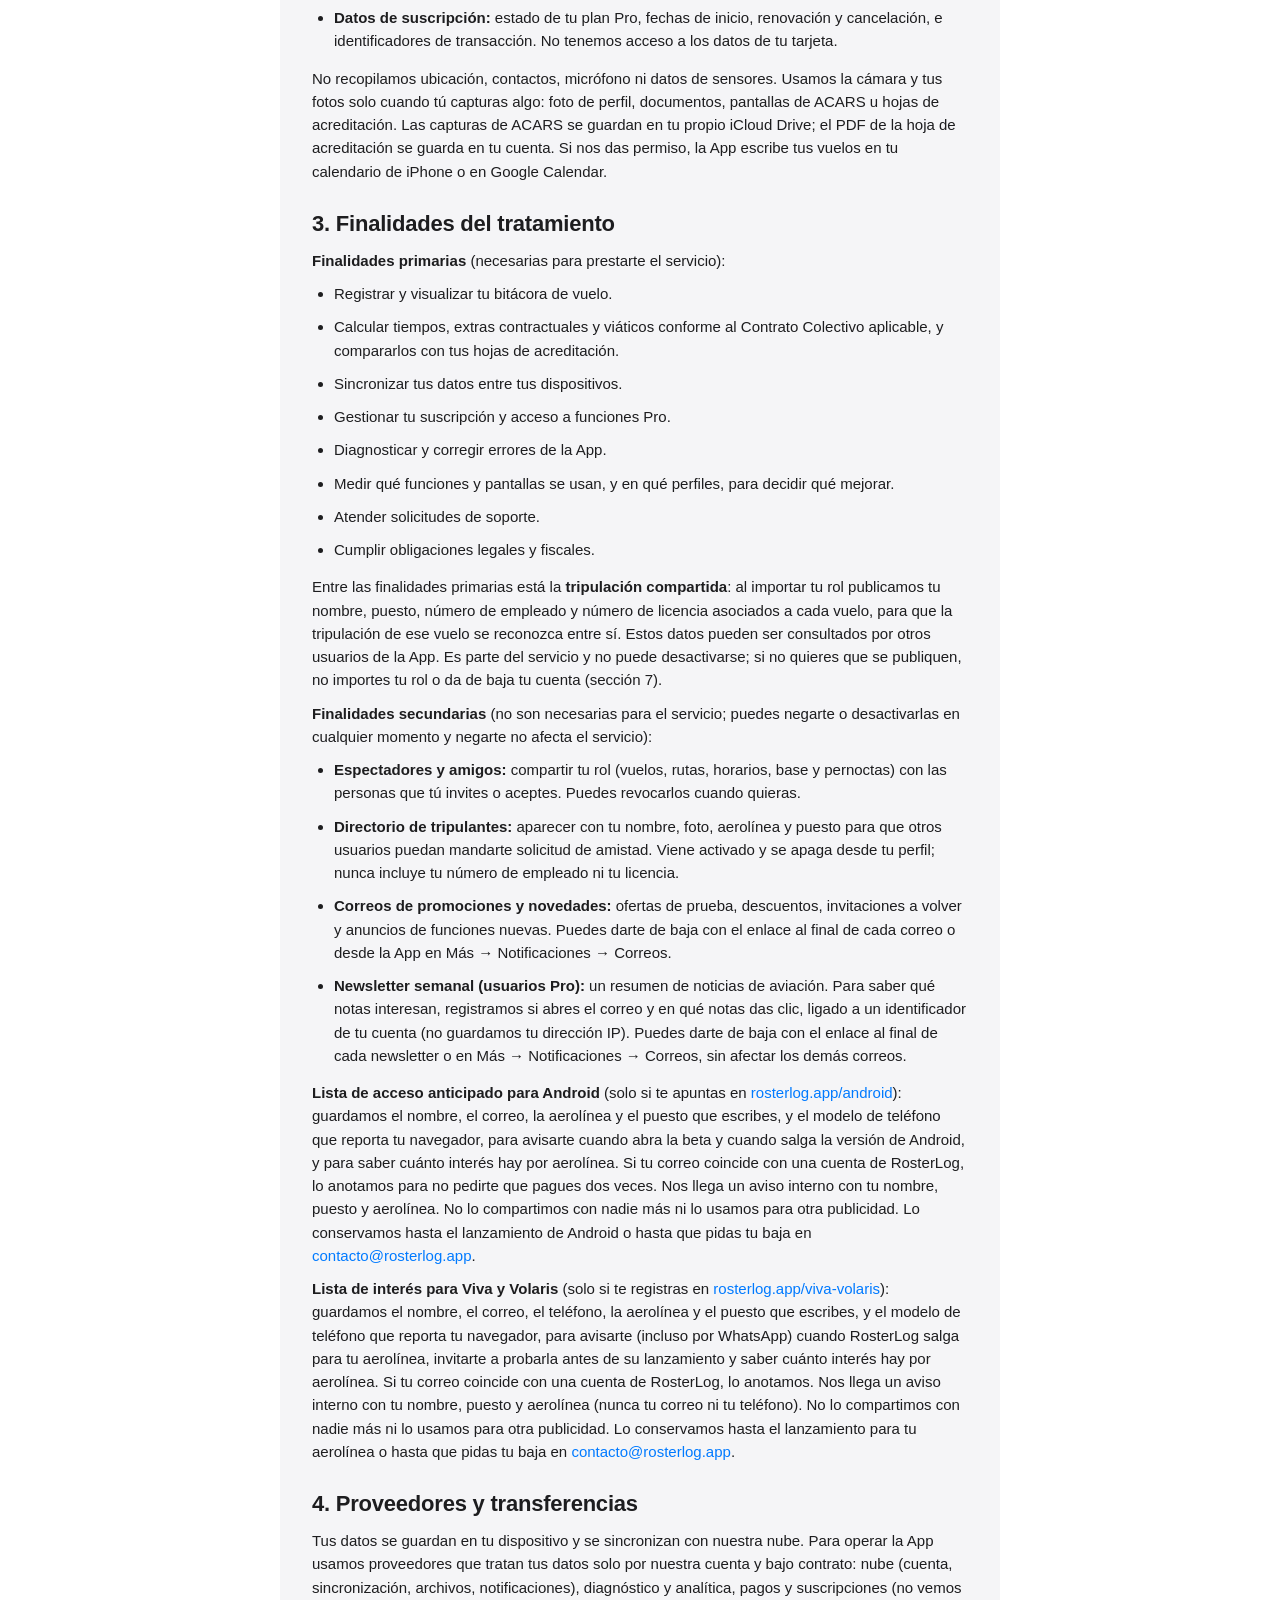
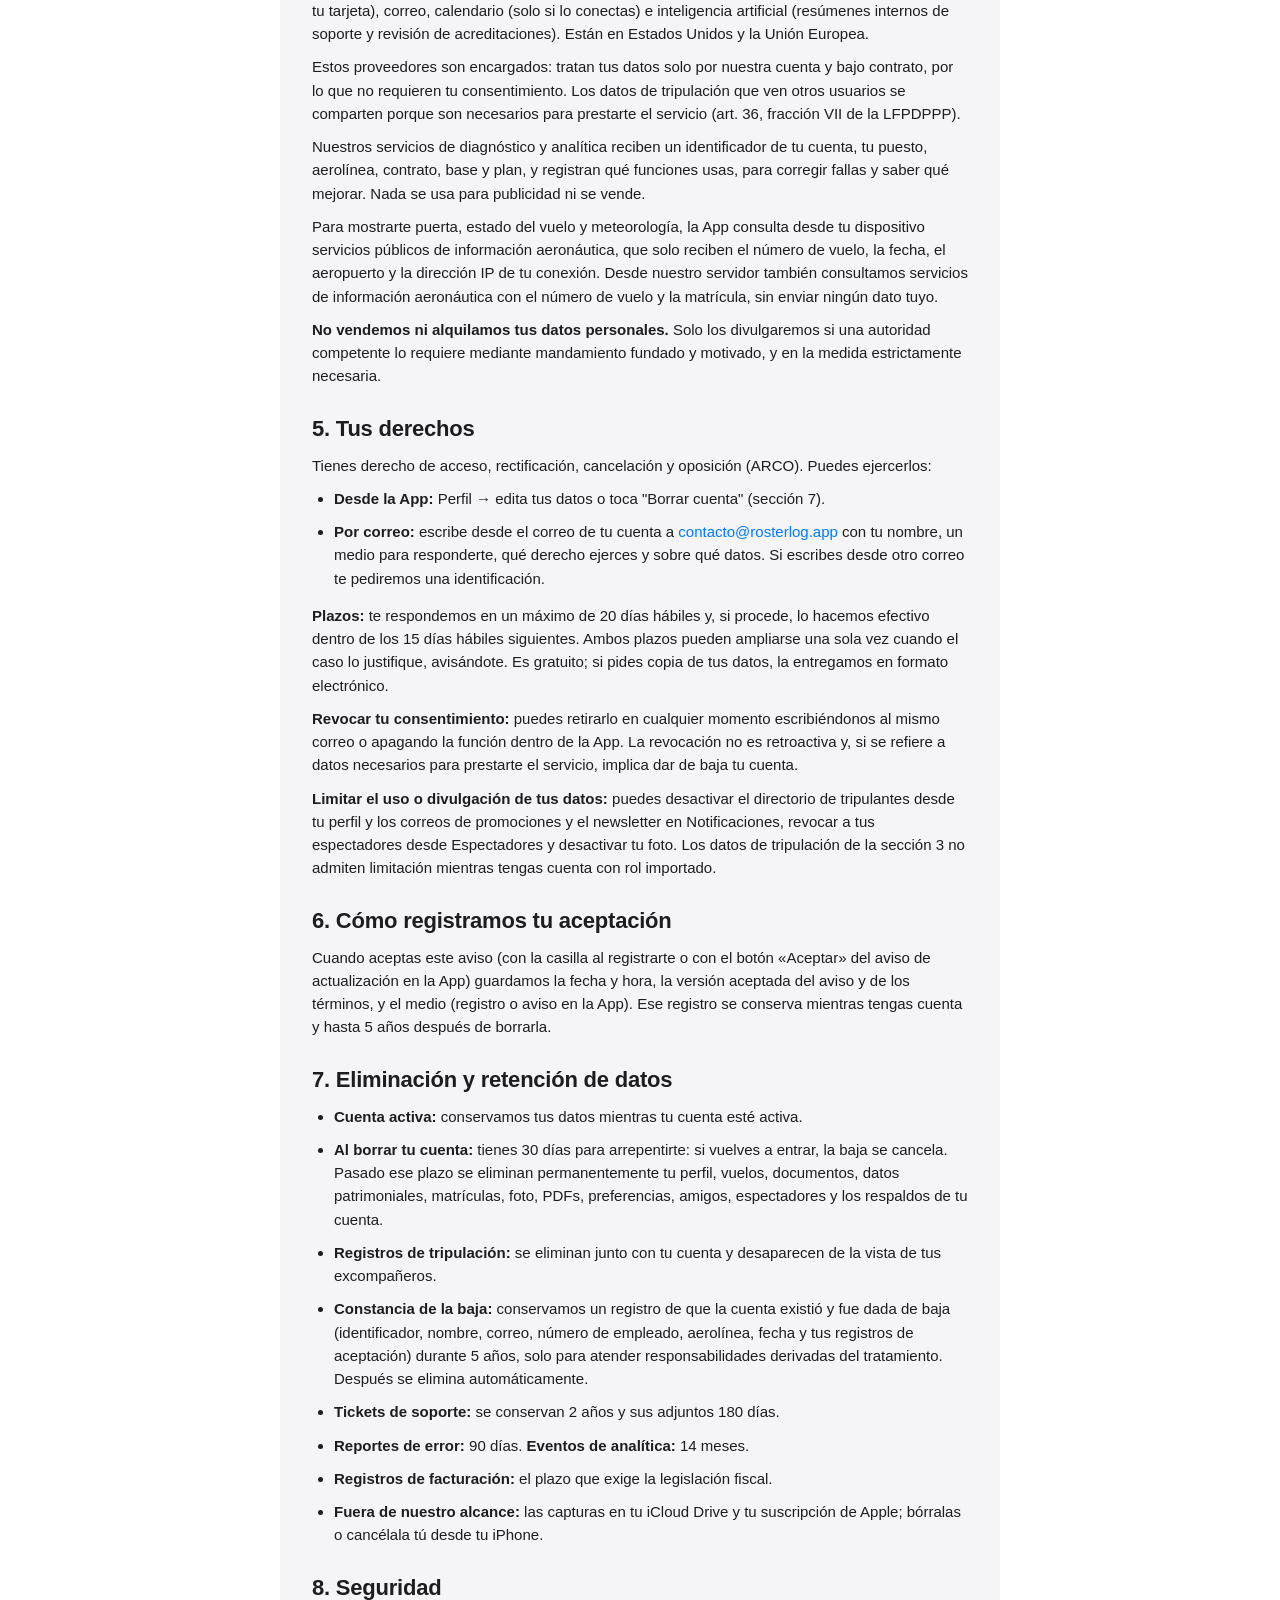
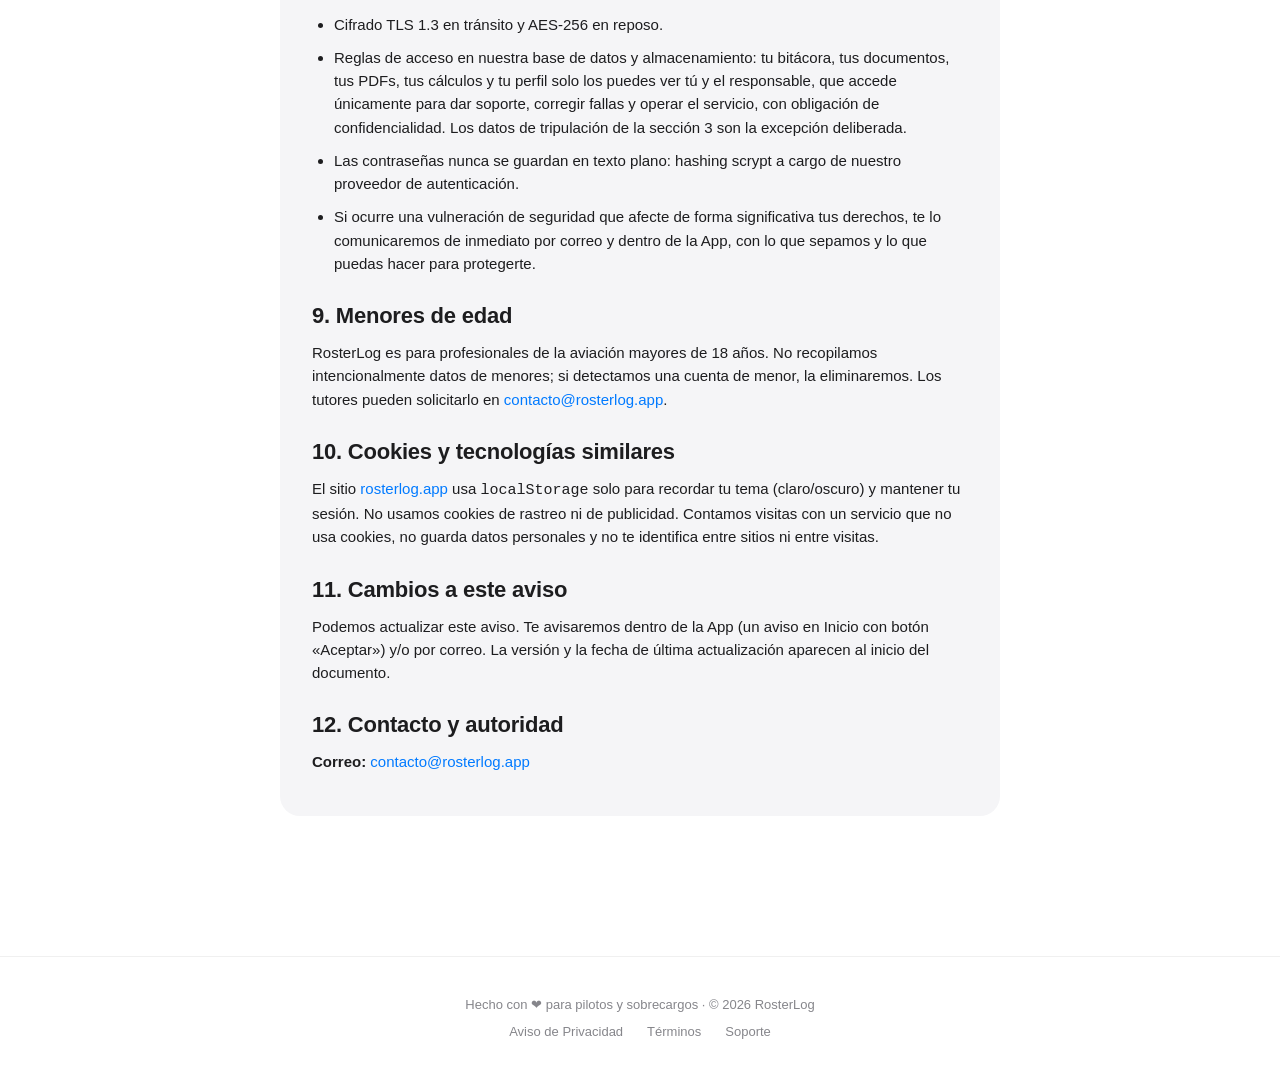
<file: privacy-2026-10.html>
<!DOCTYPE html>
<html lang="es">
<head>
    <meta charset="UTF-8">
    <meta name="viewport" content="width=device-width, initial-scale=1.0">
    <meta name="robots" content="noindex">
    <title>Aviso de Privacidad — RosterLog</title>
    <link rel="icon" href="/favicon.ico" sizes="any">
    <link rel="icon" type="image/png" sizes="48x48" href="/assets/favicon-48.png">
    <link rel="apple-touch-icon" href="/assets/apple-touch-icon.png">
    <meta name="description" content="Cómo RosterLog recopila, usa y protege tus datos personales. Aviso de privacidad integral conforme a la LFPDPPP (México).">
    <meta name="theme-color" content="#007aff">
    <link rel="canonical" href="https://rosterlog.app/privacy.html">
    <meta property="og:type" content="article">
    <meta property="og:title" content="Aviso de Privacidad — RosterLog">
    <meta property="og:image" content="https://rosterlog.app/assets/og-image.png">
    <meta name="twitter:card" content="summary_large_image">
    <meta name="twitter:image" content="https://rosterlog.app/assets/og-image.png">
    <script defer data-domain="rosterlog.app" src="https://plausible.io/js/script.js"></script>
    <link rel="stylesheet" href="assets/shared.css">
</head>
<body>

<nav class="site-nav">
    <div class="container">
        <a href="/" class="logo"><img src="/assets/app-icon.webp" width="28" height="28" alt="">RosterLog</a>
        <div class="nav-links">
            <a href="/#features">Funciones</a>
            <a href="/billing.html">Suscripción</a>
            <a href="/support.html">Soporte</a>
            <button class="theme-toggle" type="button" aria-label="Cambiar tema">
                <svg class="icon-moon" viewBox="0 0 24 24"><path d="M21 12.79A9 9 0 1 1 11.21 3 7 7 0 0 0 21 12.79z"/></svg>
                <svg class="icon-sun" viewBox="0 0 24 24"><path d="M12 4.5a1 1 0 0 1-1-1v-1a1 1 0 1 1 2 0v1a1 1 0 0 1-1 1zm0 17a1 1 0 0 1-1-1v-1a1 1 0 1 1 2 0v1a1 1 0 0 1-1 1zm8.5-8.5a1 1 0 0 1 0-2h1a1 1 0 1 1 0 2h-1zm-17 0a1 1 0 0 1 0-2h1a1 1 0 1 1 0 2h-1zm14.04-6.04a1 1 0 0 1 0-1.41l.7-.71a1 1 0 1 1 1.42 1.41l-.71.71a1 1 0 0 1-1.41 0zm-12.08 12.08a1 1 0 0 1 0-1.41l.71-.71a1 1 0 1 1 1.41 1.41l-.7.71a1 1 0 0 1-1.42 0zm12.08 0a1 1 0 0 1-1.41 0l-.71-.7a1 1 0 1 1 1.41-1.42l.71.71a1 1 0 0 1 0 1.41zm-12.08-12.08a1 1 0 0 1-1.42 0l-.7-.71A1 1 0 1 1 4.17 4.33l.71.7a1 1 0 0 1 0 1.42zM12 7a5 5 0 1 0 0 10 5 5 0 0 0 0-10z"/></svg>
            </button>
        </div>
    </div>
</nav>

<main class="page">
    <div class="container">
        <div class="page-header">
            <h1>Aviso de Privacidad</h1>
            <p>Aviso de privacidad integral conforme a la Ley Federal de Protección de Datos
                Personales en Posesión de los Particulares (LFPDPPP).</p>
        </div>

        <div class="content-card">
            <p class="meta">Versión 2026-10 · Última actualización: 23 de septiembre de 2026</p>

            <div class="info-card">
                <h3>Qué cambió en esta versión</h3>
                <ul>
                    <li>Explicamos qué datos patrimoniales tratamos (percepciones, extras,
                        viáticos y hojas de acreditación) y para qué.</li>
                    <li>Agregamos los correos de promociones y novedades y el newsletter semanal, y cómo darte de baja.</li>
                    <li>Aclaramos quién puede ver tus datos: tu tripulación, tus espectadores y
                        amigos, y el responsable cuando da soporte.</li>
                    <li>Detallamos qué se borra y qué se conserva al eliminar tu cuenta.</li>
                    <li>Describimos a nuestros proveedores por categoría y cómo registramos tu
                        aceptación de este aviso.</li>
                </ul>
            </div>

            <h2>1. Responsable de tus datos</h2>
            <p>
                <strong>RosterLog</strong> es el responsable del
                tratamiento de tus datos personales obtenidos a través de la aplicación móvil
                RosterLog ("la App") y del sitio web <a href="https://rosterlog.app">rosterlog.app</a>.
            </p>
            <!-- TODO (LFPDPPP art. 15-I): falta la identidad legal del responsable (razón social de la S.A.S. o nombre legal) y un domicilio para notificaciones (oficina virtual). Decisión provisional de Fernando 2026-09-23: solo «RosterLog» y sin domicilio. -->
            <p><strong>Contacto</strong> (derechos, incidentes de seguridad o cualquier consulta
                sobre privacidad): <a href="mailto:contacto@rosterlog.app">contacto@rosterlog.app</a>.</p>

            <h2>2. Datos que recopilamos</h2>
            <ul>
                <li><strong>Datos de cuenta:</strong> nombre completo y correo electrónico
                    (vía Sign in with Apple, Google Sign-In o correo y contraseña).</li>
                <li><strong>Datos de perfil profesional:</strong> aerolínea, puesto (capitán,
                    primer oficial, sobrecargo), tipo de avión, base, número de empleado,
                    nombre interno de rol, número de licencia y tipo de contrato.</li>
                <li><strong>Datos de vuelo:</strong> números de vuelo, rutas, horarios
                    programados y reales, tiempos, matrículas, tripulación asociada y notas
                    personales.</li>
                <li><strong>Datos patrimoniales:</strong> percepciones, extras y viáticos que
                    calcula la App; las hojas de acreditación de tu empresa que importas (el PDF
                    y sus montos); tu tipo de contrato y régimen. Los usamos solo para calcular
                    y comparar tus pagos. Te pedimos tu consentimiento expreso al registrarte o
                    en el aviso de actualización dentro de la App.</li>
                <li><strong>Documentos personales:</strong> tipo de documento (licencia,
                    pasaporte, visa, certificado médico), número, país emisor, fechas y notas.
                    El tipo, número, país emisor, fechas y notas se sincronizan a tu cuenta para
                    verlos en tus otros aparatos. Si agregas una foto del documento, esa imagen
                    se guarda <strong>únicamente en tu dispositivo</strong>: no se sube a
                    nuestros servidores ni sale del aparato.</li>
                <li><strong>Datos personales sensibles:</strong> la clase y la vigencia de tu
                    examen médico aeronáutico son datos de salud. Los guardamos en tu cuenta
                    solo para avisarte antes de que venza; nadie más los ve. Te pedimos tu
                    consentimiento expreso al aceptar este aviso (al registrarte o en el aviso
                    de actualización dentro de la App) y al capturar el examen. Puedes
                    borrarlo cuando quieras desde Documentos.</li>
                <li><strong>Foto de perfil:</strong> opcional, almacenada cifrada en nuestra nube.</li>
                <li><strong>Archivos PDF de rol:</strong> se almacenan cifrados en nuestra nube,
                    vinculados a tu cuenta.</li>
                <li><strong>Soporte:</strong> cuando nos reportas un problema guardamos tu
                    mensaje, los archivos que adjuntes, tu correo, aerolínea, puesto y un
                    identificador de tu dispositivo.</li>
                <li><strong>Datos técnicos:</strong> versión de la App, modelo de dispositivo,
                    versión de iOS, idioma del sistema y los tokens para enviarte notificaciones
                    y Actividades en Vivo.</li>
                <li><strong>Datos de suscripción:</strong> estado de tu plan Pro, fechas de
                    inicio, renovación y cancelación, e identificadores de transacción. No
                    tenemos acceso a los datos de tu tarjeta.</li>
            </ul>
            <p>No recopilamos ubicación, contactos, micrófono ni datos de sensores. Usamos la
                cámara y tus fotos solo cuando tú capturas algo: foto de perfil, documentos,
                pantallas de ACARS u hojas de acreditación. Las capturas de ACARS se guardan en
                tu propio iCloud Drive; el PDF de la hoja de acreditación se guarda en tu
                cuenta. Si nos das permiso, la App escribe tus vuelos en tu calendario de
                iPhone o en Google Calendar.</p>

            <h2>3. Finalidades del tratamiento</h2>
            <p><strong>Finalidades primarias</strong> (necesarias para prestarte el servicio):</p>
            <ul>
                <li>Registrar y visualizar tu bitácora de vuelo.</li>
                <li>Calcular tiempos, extras contractuales y viáticos conforme al Contrato
                    Colectivo aplicable, y compararlos con tus hojas de acreditación.</li>
                <li>Sincronizar tus datos entre tus dispositivos.</li>
                <li>Gestionar tu suscripción y acceso a funciones Pro.</li>
                <li>Diagnosticar y corregir errores de la App.</li>
                <li>Medir qué funciones y pantallas se usan, y en qué perfiles, para decidir qué
                    mejorar.</li>
                <li>Atender solicitudes de soporte.</li>
                <li>Cumplir obligaciones legales y fiscales.</li>
            </ul>
            <p>Entre las finalidades primarias está la <strong>tripulación compartida</strong>:
                al importar tu rol publicamos tu nombre, puesto, número de empleado y número
                de licencia asociados a cada vuelo, para que la tripulación de ese vuelo se
                reconozca entre sí. Estos datos pueden ser consultados por otros usuarios de
                la App. Es parte del servicio y no puede desactivarse; si no quieres que se
                publiquen, no importes tu rol o da de baja tu cuenta (sección 7).</p>
            <p><strong>Finalidades secundarias</strong> (no son necesarias para el servicio; puedes
                negarte o desactivarlas en cualquier momento y negarte no afecta el servicio):</p>
            <ul>
                <li><strong>Espectadores y amigos:</strong> compartir tu rol (vuelos, rutas,
                    horarios, base y pernoctas) con las personas que tú invites o aceptes.
                    Puedes revocarlos cuando quieras.</li>
                <li><strong>Directorio de tripulantes:</strong> aparecer con tu nombre, foto,
                    aerolínea y puesto para que otros usuarios puedan mandarte solicitud de
                    amistad. Viene activado y se apaga desde tu perfil; nunca incluye tu número
                    de empleado ni tu licencia.</li>
                <li><strong>Correos de promociones y novedades:</strong> ofertas de prueba,
                    descuentos, invitaciones a volver y anuncios de funciones nuevas. Puedes
                    darte de baja con el enlace al final de cada correo o desde la App en
                    Más → Notificaciones → Correos.</li>
                <li><strong>Newsletter semanal (usuarios Pro):</strong> un resumen de noticias
                    de aviación. Para saber qué notas interesan, registramos si abres el correo
                    y en qué notas das clic, ligado a un identificador de tu cuenta (no
                    guardamos tu dirección IP). Puedes darte de baja con el enlace al final de
                    cada newsletter o en Más → Notificaciones → Correos, sin afectar los demás
                    correos.</li>
            </ul>
            <p><strong>Lista de acceso anticipado para Android</strong> (solo si te apuntas
                en <a href="https://rosterlog.app/android">rosterlog.app/android</a>):
                guardamos el nombre, el correo, la aerolínea y el puesto que escribes, y el
                modelo de teléfono que reporta tu navegador, para avisarte cuando abra la beta
                y cuando salga la versión de Android, y para saber cuánto interés hay por
                aerolínea. Si tu correo coincide con una cuenta de RosterLog, lo anotamos para
                no pedirte que pagues dos veces. Nos llega un aviso interno con tu nombre,
                puesto y aerolínea. No lo compartimos con nadie más ni lo usamos para otra
                publicidad. Lo conservamos hasta el lanzamiento de Android o hasta que pidas tu
                baja en <a href="mailto:contacto@rosterlog.app">contacto@rosterlog.app</a>.</p>
            <p><strong>Lista de interés para Viva y Volaris</strong> (solo si te
                registras en <a href="https://rosterlog.app/viva-volaris">rosterlog.app/viva-volaris</a>):
                guardamos el nombre, el correo, el teléfono, la aerolínea y el puesto que
                escribes, y el modelo de teléfono que reporta tu navegador, para avisarte
                (incluso por WhatsApp) cuando RosterLog salga para tu aerolínea, invitarte a
                probarla antes de su lanzamiento y saber cuánto interés hay por aerolínea. Si tu
                correo coincide con una cuenta de RosterLog, lo anotamos. Nos llega un aviso
                interno con tu nombre, puesto y aerolínea (nunca tu correo ni tu teléfono). No lo
                compartimos con nadie más ni lo usamos para otra publicidad. Lo conservamos hasta
                el lanzamiento para tu aerolínea o hasta que pidas tu baja en
                <a href="mailto:contacto@rosterlog.app">contacto@rosterlog.app</a>.</p>

            <h2>4. Proveedores y transferencias</h2>
            <p>Tus datos se guardan en tu dispositivo y se sincronizan con nuestra nube. Para
                operar la App usamos proveedores que tratan tus datos solo por nuestra cuenta y
                bajo contrato: nube (cuenta, sincronización, archivos, notificaciones),
                diagnóstico y analítica, pagos y suscripciones (no vemos tu tarjeta), correo,
                calendario (solo si lo conectas) e inteligencia artificial (resúmenes internos
                de soporte y revisión de acreditaciones). Están en Estados Unidos y la Unión
                Europea.</p>
            <p>Estos proveedores son encargados: tratan tus datos solo por nuestra cuenta y
                bajo contrato, por lo que no requieren tu consentimiento. Los datos de
                tripulación que ven otros usuarios se comparten porque son necesarios para
                prestarte el servicio (art. 36, fracción VII de la LFPDPPP).</p>
            <p>Nuestros servicios de diagnóstico y analítica reciben un identificador de tu
                cuenta, tu puesto, aerolínea, contrato, base y plan, y registran qué funciones
                usas, para corregir fallas y saber qué mejorar. Nada se usa para publicidad ni
                se vende.</p>
            <p>Para mostrarte puerta, estado del vuelo y meteorología, la App consulta desde tu
                dispositivo servicios públicos de información aeronáutica, que solo reciben el
                número de vuelo, la fecha, el aeropuerto y la dirección IP de tu conexión.
                Desde nuestro servidor también consultamos servicios de información aeronáutica
                con el número de vuelo y la matrícula, sin enviar ningún dato tuyo.</p>
            <p><strong>No vendemos ni alquilamos tus datos personales.</strong> Solo los
                divulgaremos si una autoridad competente lo requiere mediante mandamiento
                fundado y motivado, y en la medida estrictamente necesaria.</p>

            <h2>5. Tus derechos</h2>
            <p>Tienes derecho de acceso, rectificación, cancelación y oposición (ARCO).
                Puedes ejercerlos:</p>
            <ul>
                <li><strong>Desde la App:</strong> Perfil → edita tus datos o toca "Borrar
                    cuenta" (sección 7).</li>
                <li><strong>Por correo:</strong> escribe desde el correo de tu cuenta a
                    <a href="mailto:contacto@rosterlog.app">contacto@rosterlog.app</a>
                    con tu nombre, un medio para responderte, qué derecho ejerces y sobre qué
                    datos. Si escribes desde otro correo te pediremos una identificación.</li>
            </ul>
            <p><strong>Plazos:</strong> te respondemos en un máximo de 20 días hábiles y, si
                procede, lo hacemos efectivo dentro de los 15 días hábiles siguientes. Ambos
                plazos pueden ampliarse una sola vez cuando el caso lo justifique, avisándote.
                Es gratuito; si pides copia de tus datos, la entregamos en formato
                electrónico.</p>
            <p><strong>Revocar tu consentimiento:</strong> puedes retirarlo en cualquier momento
                escribiéndonos al mismo correo o apagando la función dentro de la App. La
                revocación no es retroactiva y, si se refiere a datos necesarios para
                prestarte el servicio, implica dar de baja tu cuenta.</p>
            <p><strong>Limitar el uso o divulgación de tus datos:</strong> puedes desactivar
                el directorio de tripulantes desde tu perfil y los correos de promociones y el
                newsletter en Notificaciones, revocar a tus espectadores desde Espectadores y desactivar tu
                foto. Los datos de tripulación de la sección 3 no admiten limitación mientras
                tengas cuenta con rol importado.</p>

            <h2>6. Cómo registramos tu aceptación</h2>
            <p>Cuando aceptas este aviso (con la casilla al registrarte o con el botón
                «Aceptar» del aviso de actualización en la App) guardamos la fecha y hora, la
                versión aceptada del aviso y de los términos, y el medio (registro o aviso en
                la App). Ese registro se conserva mientras tengas cuenta y hasta 5 años después
                de borrarla.</p>

            <h2>7. Eliminación y retención de datos</h2>
            <ul>
                <li><strong>Cuenta activa:</strong> conservamos tus datos mientras tu cuenta
                    esté activa.</li>
                <li><strong>Al borrar tu cuenta:</strong> tienes 30 días para arrepentirte: si
                    vuelves a entrar, la baja se cancela. Pasado ese plazo se eliminan
                    permanentemente tu perfil, vuelos, documentos, datos patrimoniales,
                    matrículas, foto, PDFs, preferencias, amigos, espectadores y los respaldos
                    de tu cuenta.</li>
                <li><strong>Registros de tripulación:</strong> se eliminan junto con tu cuenta y
                    desaparecen de la vista de tus excompañeros.</li>
                <li><strong>Constancia de la baja:</strong> conservamos un registro de que la
                    cuenta existió y fue dada de baja (identificador, nombre, correo, número de
                    empleado, aerolínea, fecha y tus registros de aceptación) durante 5 años,
                    solo para atender responsabilidades derivadas del tratamiento. Después se
                    elimina automáticamente.</li>
                <li><strong>Tickets de soporte:</strong> se conservan 2 años y sus adjuntos
                    180 días.</li>
                <li><strong>Reportes de error:</strong> 90 días. <strong>Eventos de
                    analítica:</strong> 14 meses.</li>
                <li><strong>Registros de facturación:</strong> el plazo que exige la legislación
                    fiscal.</li>
                <li><strong>Fuera de nuestro alcance:</strong> las capturas en tu iCloud Drive
                    y tu suscripción de Apple; bórralas o cancélala tú desde tu iPhone.</li>
            </ul>

            <h2>8. Seguridad</h2>
            <ul>
                <li>Cifrado TLS 1.3 en tránsito y AES-256 en reposo.</li>
                <li>Reglas de acceso en nuestra base de datos y almacenamiento: tu bitácora,
                    tus documentos, tus PDFs, tus cálculos y tu perfil solo los puedes ver tú y
                    el responsable, que accede únicamente para dar soporte, corregir fallas y
                    operar el servicio, con obligación de confidencialidad. Los datos de
                    tripulación de la sección 3 son la excepción deliberada.</li>
                <li>Las contraseñas nunca se guardan en texto plano: hashing scrypt a cargo de
                    nuestro proveedor de autenticación.</li>
                <li>Si ocurre una vulneración de seguridad que afecte de forma significativa
                    tus derechos, te lo comunicaremos de inmediato por correo y dentro de la
                    App, con lo que sepamos y lo que puedas hacer para protegerte.</li>
            </ul>

            <h2>9. Menores de edad</h2>
            <p>RosterLog es para profesionales de la aviación mayores de 18 años. No recopilamos
                intencionalmente datos de menores; si detectamos una cuenta de menor, la
                eliminaremos. Los tutores pueden solicitarlo en
                <a href="mailto:contacto@rosterlog.app">contacto@rosterlog.app</a>.</p>

            <h2>10. Cookies y tecnologías similares</h2>
            <p>El sitio <a href="https://rosterlog.app">rosterlog.app</a> usa
                <code>localStorage</code> solo para recordar tu tema (claro/oscuro) y mantener
                tu sesión. No usamos cookies de rastreo ni de publicidad. Contamos visitas con
                un servicio que no usa cookies, no guarda datos personales y no te identifica
                entre sitios ni entre visitas.</p>

            <h2>11. Cambios a este aviso</h2>
            <p>Podemos actualizar este aviso. Te avisaremos dentro de la App (un aviso en Inicio
                con botón «Aceptar») y/o por correo. La versión y la fecha de última
                actualización aparecen al inicio del documento.</p>

            <h2>12. Contacto y autoridad</h2>
            <p><strong>Correo:</strong>
                <a href="mailto:contacto@rosterlog.app">contacto@rosterlog.app</a></p>
        </div>
    </div>
</main>

<footer class="site-footer">
    <div class="container">
        <p>Hecho con ❤ para pilotos y sobrecargos · © 2026 RosterLog</p>
        <div class="footer-links">
            <a href="privacy.html">Aviso de Privacidad</a>
            <a href="terms.html">Términos</a>
            <a href="support.html">Soporte</a>
        </div>
    </div>
</footer>

<script src="assets/theme.js"></script>

</body>
</html>
</file>
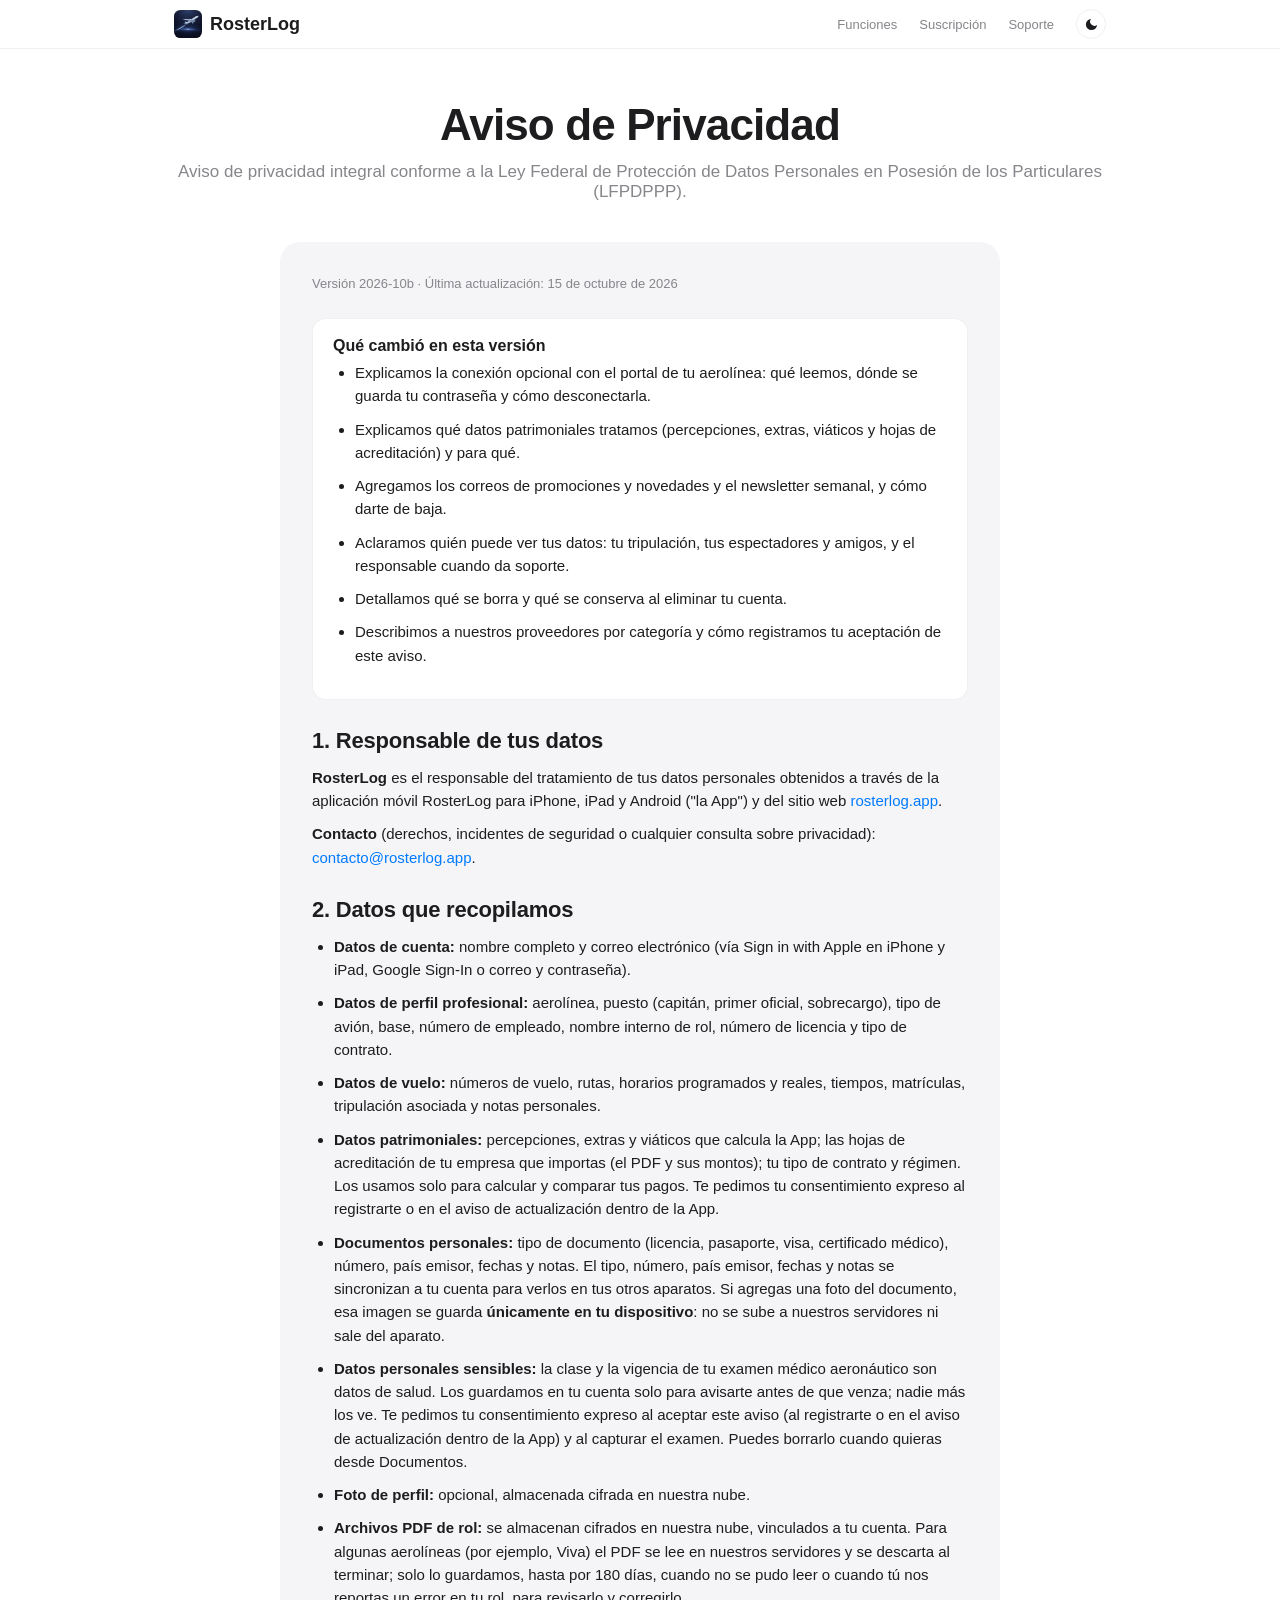
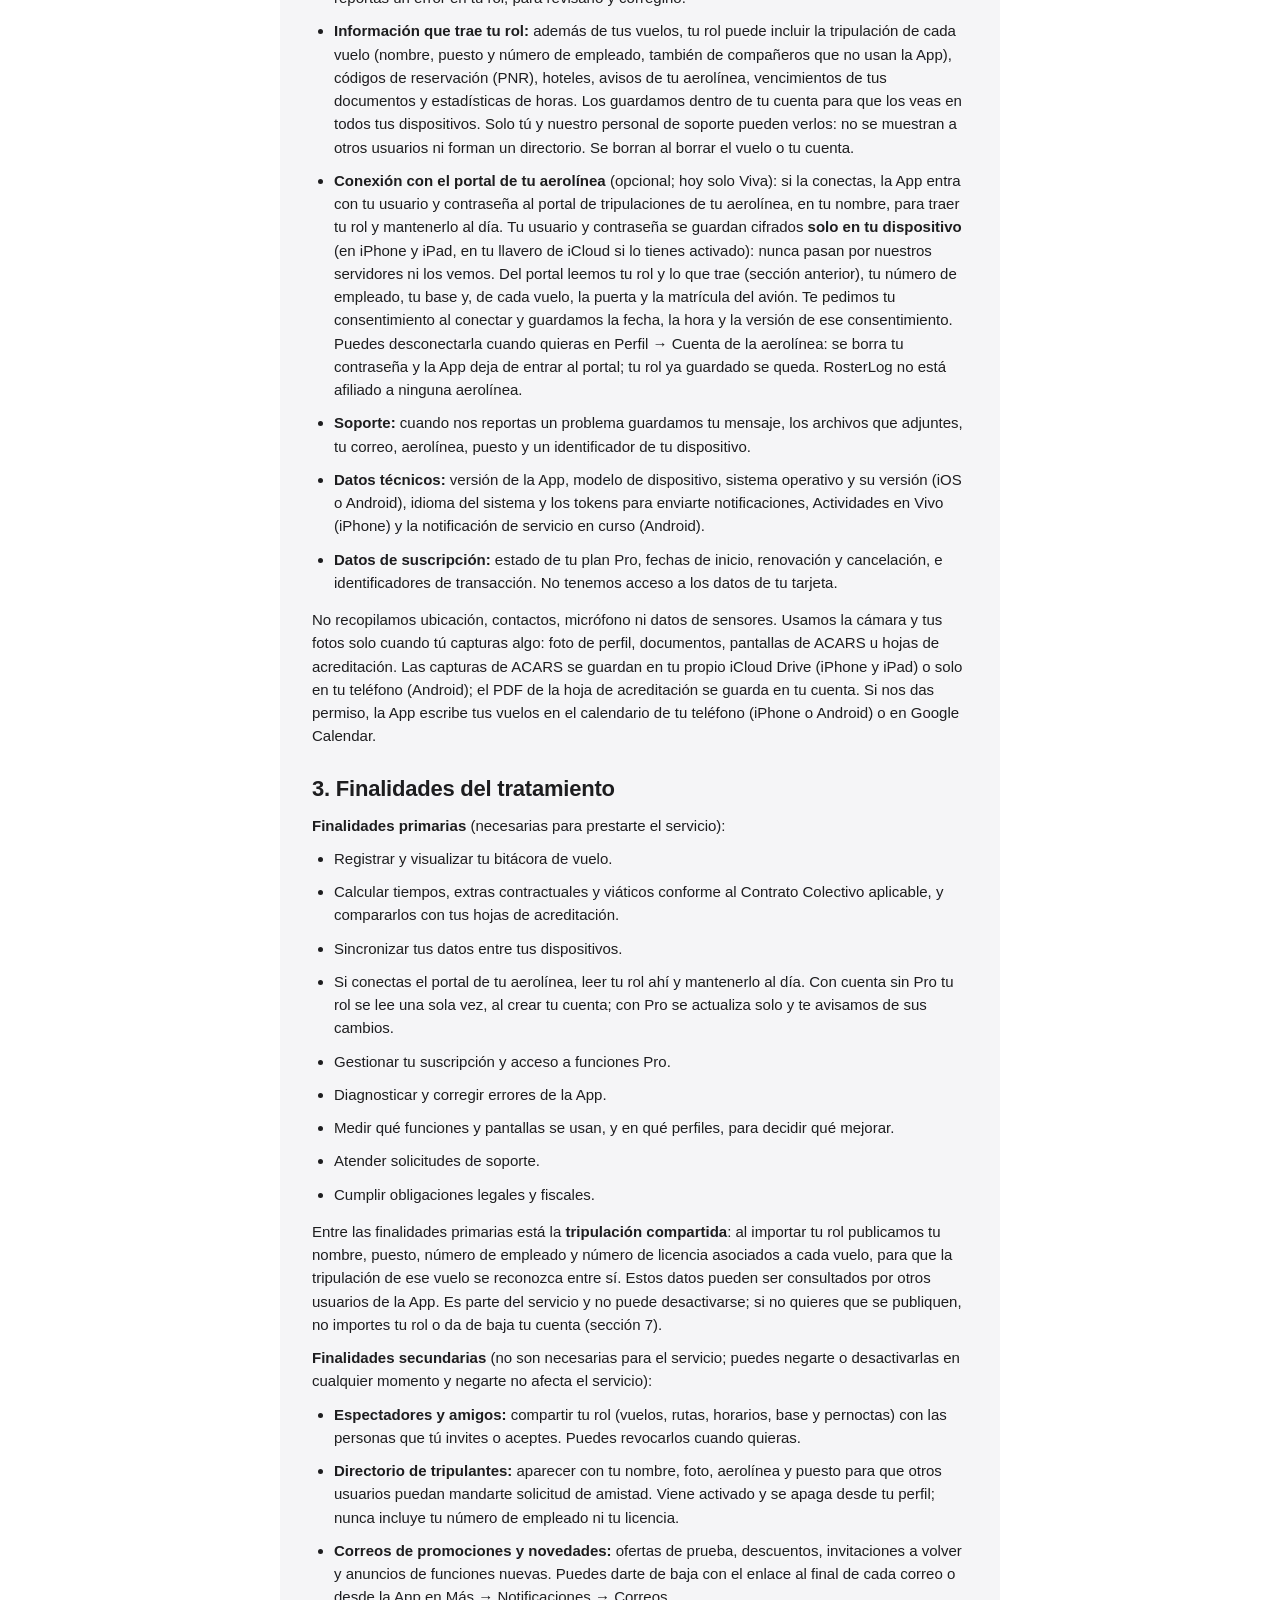
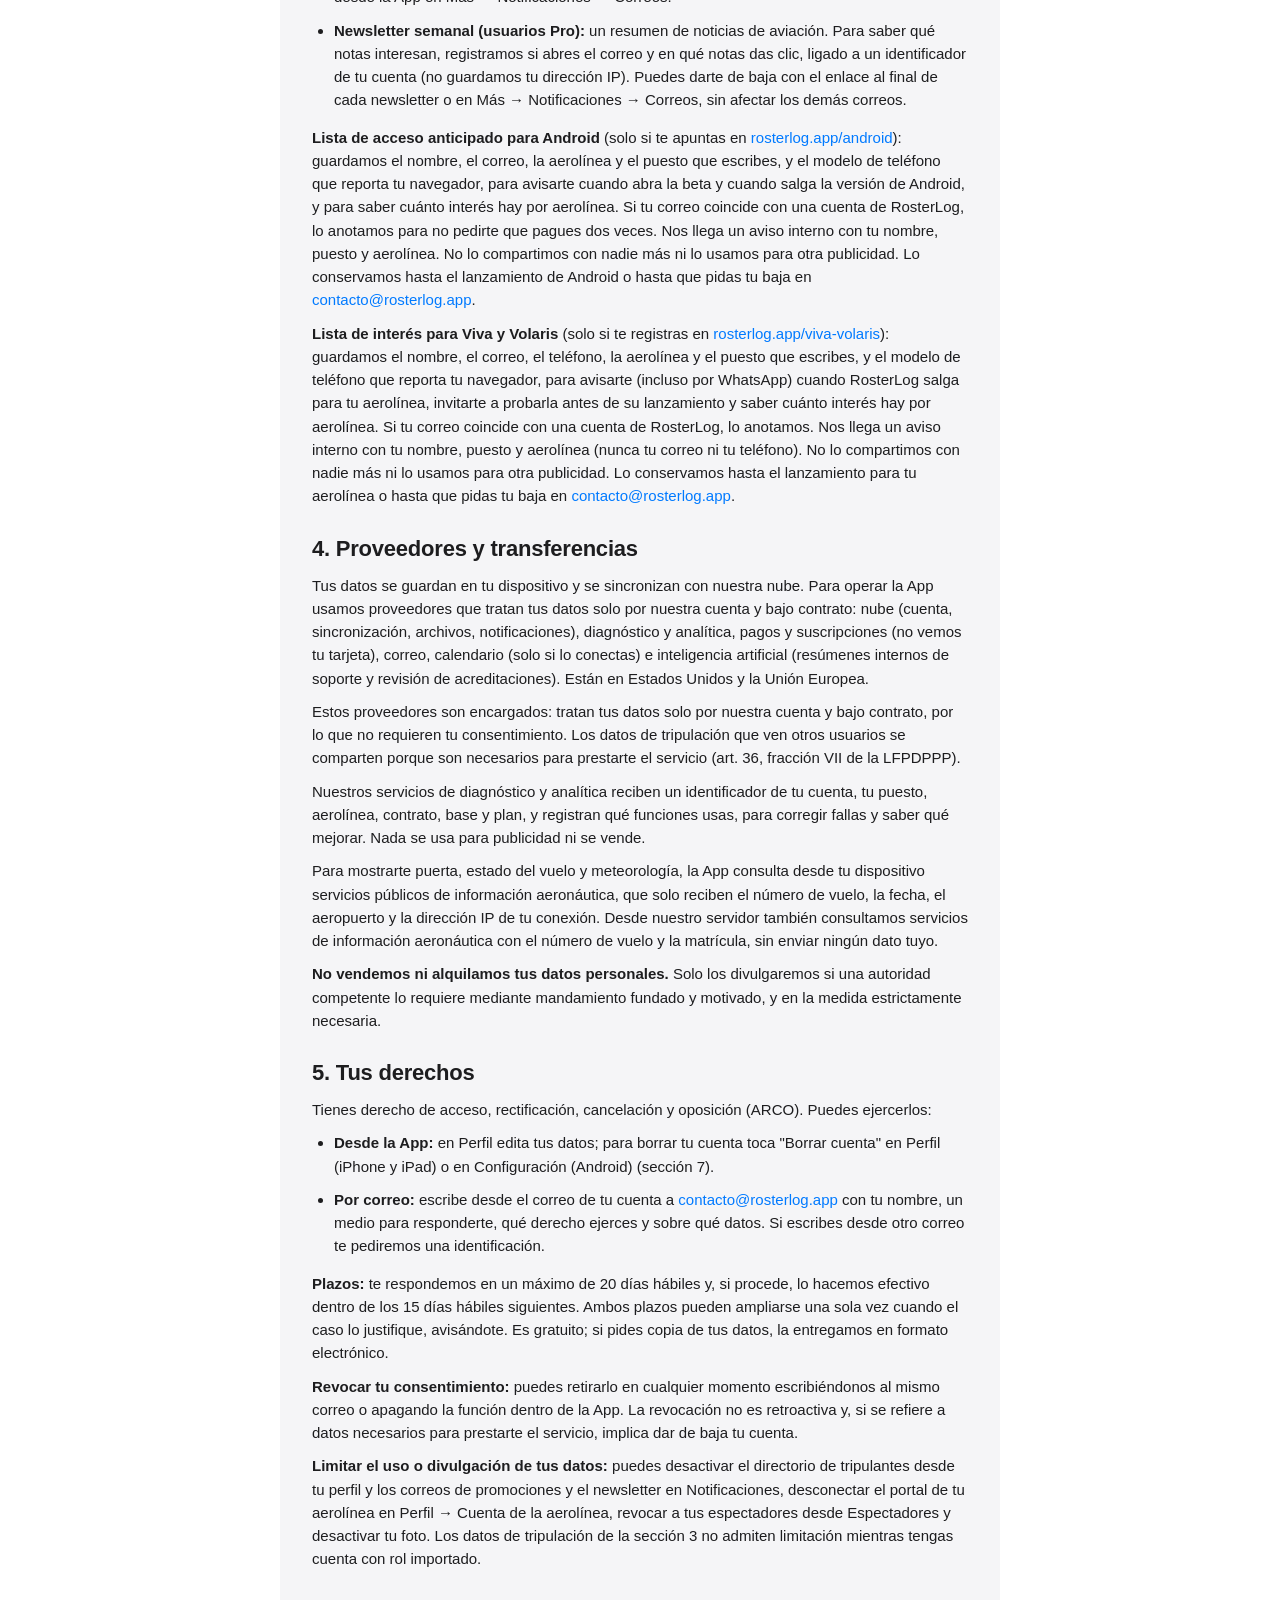
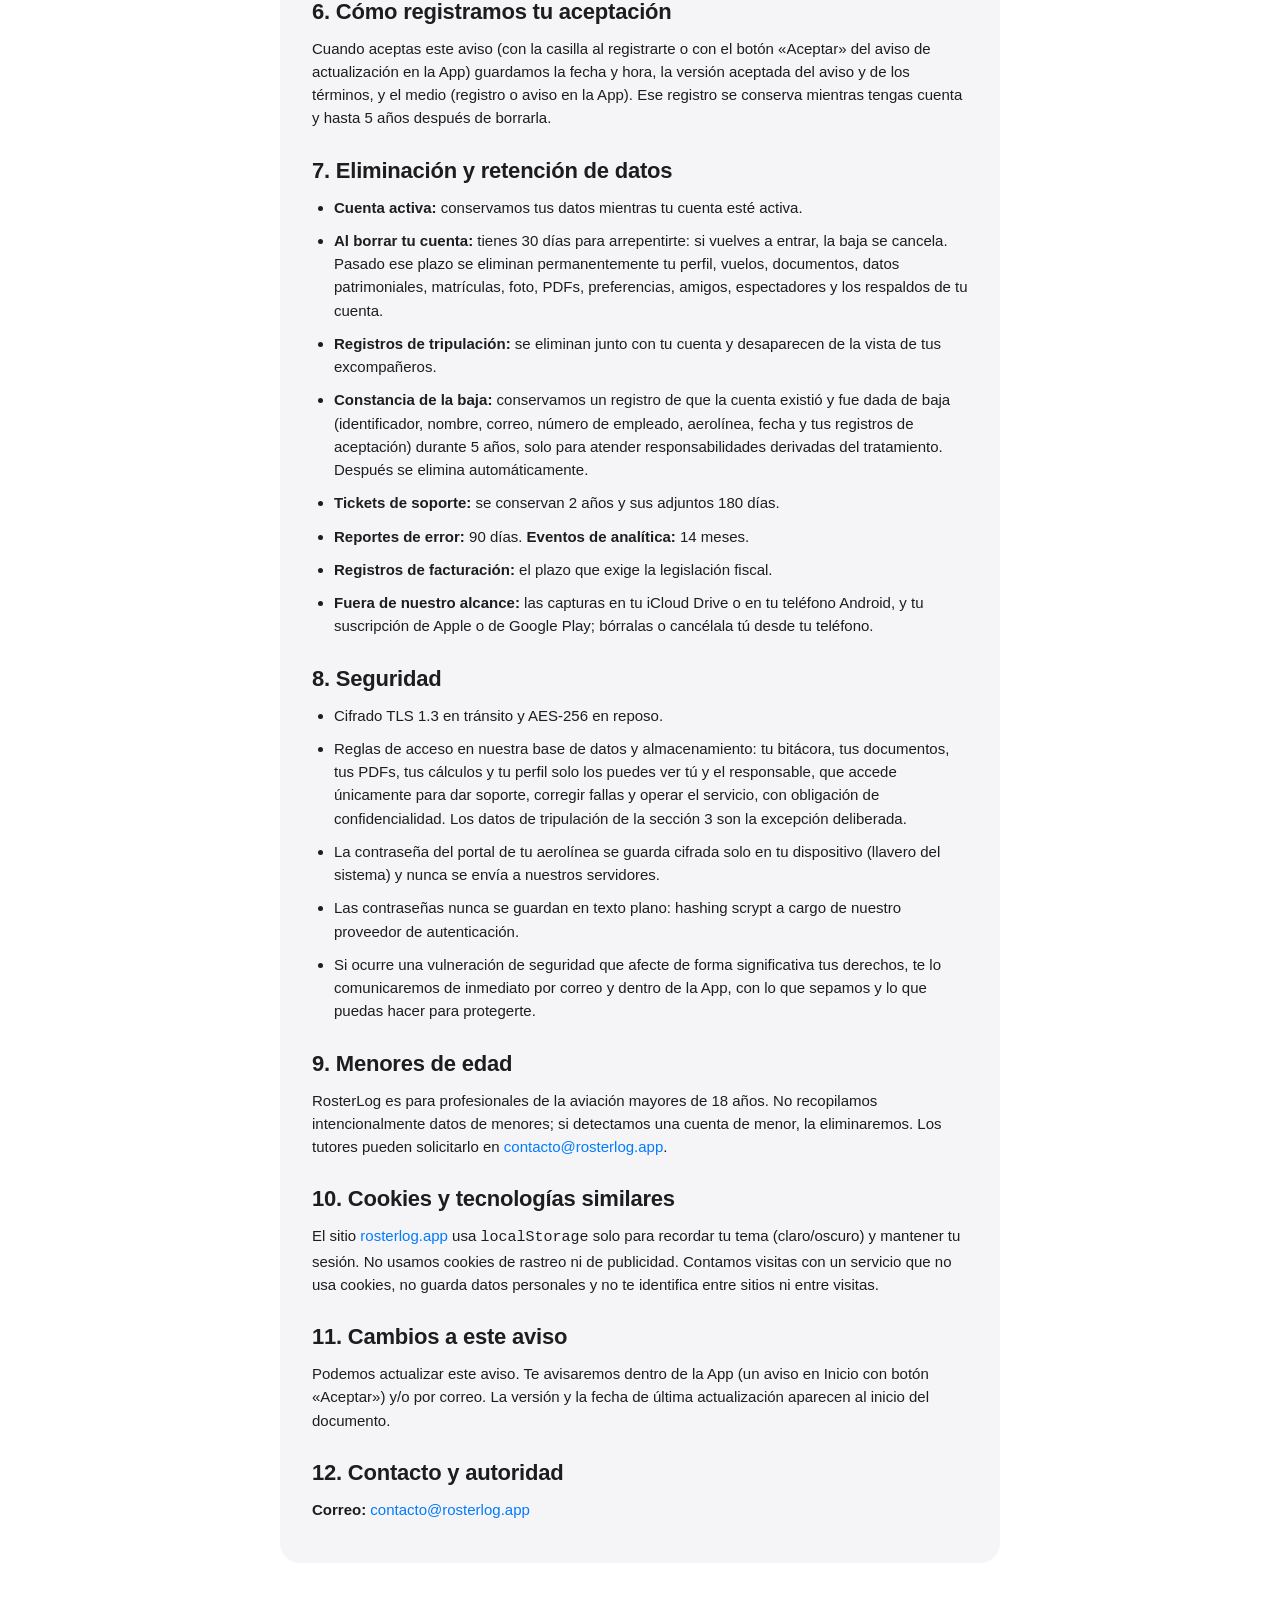
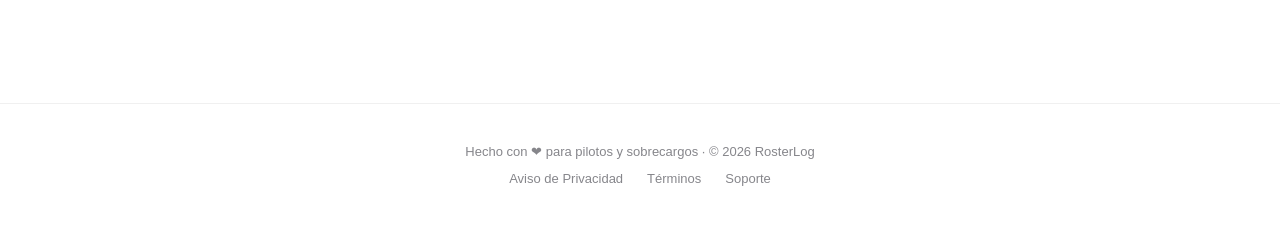
<file: privacy-2026-10b.html>
<!DOCTYPE html>
<html lang="es">
<head>
    <meta charset="UTF-8">
    <meta name="robots" content="noindex">
    <meta name="viewport" content="width=device-width, initial-scale=1.0">
    <title>Aviso de Privacidad — RosterLog</title>
    <link rel="icon" href="/favicon.ico" sizes="any">
    <link rel="icon" type="image/png" sizes="48x48" href="/assets/favicon-48.png">
    <link rel="apple-touch-icon" href="/assets/apple-touch-icon.png">
    <meta name="description" content="Cómo RosterLog recopila, usa y protege tus datos personales. Aviso de privacidad integral conforme a la LFPDPPP (México).">
    <meta name="theme-color" content="#007aff">
    <link rel="canonical" href="https://rosterlog.app/privacy.html">
    <meta property="og:type" content="article">
    <meta property="og:title" content="Aviso de Privacidad — RosterLog">
    <meta property="og:image" content="https://rosterlog.app/assets/og-image.png">
    <meta name="twitter:card" content="summary_large_image">
    <meta name="twitter:image" content="https://rosterlog.app/assets/og-image.png">
    <script defer data-domain="rosterlog.app" src="https://plausible.io/js/script.js"></script>
    <link rel="stylesheet" href="assets/shared.css">
</head>
<body>

<nav class="site-nav">
    <div class="container">
        <a href="/" class="logo"><img src="/assets/app-icon.webp" width="28" height="28" alt="">RosterLog</a>
        <div class="nav-links">
            <a href="/#features">Funciones</a>
            <a href="/billing.html">Suscripción</a>
            <a href="/support.html">Soporte</a>
            <button class="theme-toggle" type="button" aria-label="Cambiar tema">
                <svg class="icon-moon" viewBox="0 0 24 24"><path d="M21 12.79A9 9 0 1 1 11.21 3 7 7 0 0 0 21 12.79z"/></svg>
                <svg class="icon-sun" viewBox="0 0 24 24"><path d="M12 4.5a1 1 0 0 1-1-1v-1a1 1 0 1 1 2 0v1a1 1 0 0 1-1 1zm0 17a1 1 0 0 1-1-1v-1a1 1 0 1 1 2 0v1a1 1 0 0 1-1 1zm8.5-8.5a1 1 0 0 1 0-2h1a1 1 0 1 1 0 2h-1zm-17 0a1 1 0 0 1 0-2h1a1 1 0 1 1 0 2h-1zm14.04-6.04a1 1 0 0 1 0-1.41l.7-.71a1 1 0 1 1 1.42 1.41l-.71.71a1 1 0 0 1-1.41 0zm-12.08 12.08a1 1 0 0 1 0-1.41l.71-.71a1 1 0 1 1 1.41 1.41l-.7.71a1 1 0 0 1-1.42 0zm12.08 0a1 1 0 0 1-1.41 0l-.71-.7a1 1 0 1 1 1.41-1.42l.71.71a1 1 0 0 1 0 1.41zm-12.08-12.08a1 1 0 0 1-1.42 0l-.7-.71A1 1 0 1 1 4.17 4.33l.71.7a1 1 0 0 1 0 1.42zM12 7a5 5 0 1 0 0 10 5 5 0 0 0 0-10z"/></svg>
            </button>
        </div>
    </div>
</nav>

<main class="page">
    <div class="container">
        <div class="page-header">
            <h1>Aviso de Privacidad</h1>
            <p>Aviso de privacidad integral conforme a la Ley Federal de Protección de Datos
                Personales en Posesión de los Particulares (LFPDPPP).</p>
        </div>

        <div class="content-card">
            <p class="meta">Versión 2026-10b · Última actualización: 15 de octubre de 2026</p>

            <div class="info-card">
                <h3>Qué cambió en esta versión</h3>
                <ul>
                    <li>Explicamos la conexión opcional con el portal de tu aerolínea: qué
                        leemos, dónde se guarda tu contraseña y cómo desconectarla.</li>
                    <li>Explicamos qué datos patrimoniales tratamos (percepciones, extras,
                        viáticos y hojas de acreditación) y para qué.</li>
                    <li>Agregamos los correos de promociones y novedades y el newsletter semanal, y cómo darte de baja.</li>
                    <li>Aclaramos quién puede ver tus datos: tu tripulación, tus espectadores y
                        amigos, y el responsable cuando da soporte.</li>
                    <li>Detallamos qué se borra y qué se conserva al eliminar tu cuenta.</li>
                    <li>Describimos a nuestros proveedores por categoría y cómo registramos tu
                        aceptación de este aviso.</li>
                </ul>
            </div>

            <h2>1. Responsable de tus datos</h2>
            <p>
                <strong>RosterLog</strong> es el responsable del
                tratamiento de tus datos personales obtenidos a través de la aplicación móvil
                RosterLog para iPhone, iPad y Android ("la App") y del sitio web <a href="https://rosterlog.app">rosterlog.app</a>.
            </p>
            <!-- TODO (LFPDPPP art. 15-I): falta la identidad legal del responsable (razón social de la S.A.S. o nombre legal) y un domicilio para notificaciones (oficina virtual). Decisión provisional de Fernando 2026-09-23: solo «RosterLog» y sin domicilio. -->
            <p><strong>Contacto</strong> (derechos, incidentes de seguridad o cualquier consulta
                sobre privacidad): <a href="mailto:contacto@rosterlog.app">contacto@rosterlog.app</a>.</p>

            <h2>2. Datos que recopilamos</h2>
            <ul>
                <li><strong>Datos de cuenta:</strong> nombre completo y correo electrónico
                    (vía Sign in with Apple en iPhone y iPad, Google Sign-In o correo y
                    contraseña).</li>
                <li><strong>Datos de perfil profesional:</strong> aerolínea, puesto (capitán,
                    primer oficial, sobrecargo), tipo de avión, base, número de empleado,
                    nombre interno de rol, número de licencia y tipo de contrato.</li>
                <li><strong>Datos de vuelo:</strong> números de vuelo, rutas, horarios
                    programados y reales, tiempos, matrículas, tripulación asociada y notas
                    personales.</li>
                <li><strong>Datos patrimoniales:</strong> percepciones, extras y viáticos que
                    calcula la App; las hojas de acreditación de tu empresa que importas (el PDF
                    y sus montos); tu tipo de contrato y régimen. Los usamos solo para calcular
                    y comparar tus pagos. Te pedimos tu consentimiento expreso al registrarte o
                    en el aviso de actualización dentro de la App.</li>
                <li><strong>Documentos personales:</strong> tipo de documento (licencia,
                    pasaporte, visa, certificado médico), número, país emisor, fechas y notas.
                    El tipo, número, país emisor, fechas y notas se sincronizan a tu cuenta para
                    verlos en tus otros aparatos. Si agregas una foto del documento, esa imagen
                    se guarda <strong>únicamente en tu dispositivo</strong>: no se sube a
                    nuestros servidores ni sale del aparato.</li>
                <li><strong>Datos personales sensibles:</strong> la clase y la vigencia de tu
                    examen médico aeronáutico son datos de salud. Los guardamos en tu cuenta
                    solo para avisarte antes de que venza; nadie más los ve. Te pedimos tu
                    consentimiento expreso al aceptar este aviso (al registrarte o en el aviso
                    de actualización dentro de la App) y al capturar el examen. Puedes
                    borrarlo cuando quieras desde Documentos.</li>
                <li><strong>Foto de perfil:</strong> opcional, almacenada cifrada en nuestra nube.</li>
                <li><strong>Archivos PDF de rol:</strong> se almacenan cifrados en nuestra nube,
                    vinculados a tu cuenta. Para algunas aerolíneas (por ejemplo, Viva)
                    el PDF se lee en nuestros servidores y se descarta al terminar; solo lo
                    guardamos, hasta por 180 días, cuando no se pudo leer o cuando tú nos
                    reportas un error en tu rol, para revisarlo y corregirlo.</li>
                <li><strong>Información que trae tu rol:</strong> además de tus vuelos, tu rol
                    puede incluir la tripulación de cada vuelo (nombre, puesto y número de
                    empleado, también de compañeros que no usan la App), códigos de reservación
                    (PNR), hoteles, avisos de tu aerolínea, vencimientos de tus documentos y
                    estadísticas de horas. Los guardamos dentro de tu cuenta para que los veas
                    en todos tus dispositivos. Solo tú y nuestro personal de soporte pueden
                    verlos: no se muestran a otros usuarios ni forman un directorio. Se borran
                    al borrar el vuelo o tu cuenta.</li>
                <li><strong>Conexión con el portal de tu aerolínea</strong> (opcional; hoy
                    solo Viva): si la conectas, la App entra con tu usuario y contraseña al
                    portal de tripulaciones de tu aerolínea, en tu nombre, para traer tu rol y
                    mantenerlo al día. Tu usuario y contraseña se guardan cifrados
                    <strong>solo en tu dispositivo</strong> (en iPhone y iPad, en tu llavero de
                    iCloud si lo tienes activado): nunca pasan por nuestros servidores ni los
                    vemos. Del portal leemos tu rol y lo que trae (sección anterior), tu número
                    de empleado, tu base y, de cada vuelo, la puerta y la matrícula del avión.
                    Te pedimos tu consentimiento al conectar y guardamos la fecha, la hora y la
                    versión de ese consentimiento. Puedes desconectarla cuando quieras en
                    Perfil → Cuenta de la aerolínea: se borra tu contraseña y la App deja de
                    entrar al portal; tu rol ya guardado se queda. RosterLog no está afiliado a
                    ninguna aerolínea.</li>
                <li><strong>Soporte:</strong> cuando nos reportas un problema guardamos tu
                    mensaje, los archivos que adjuntes, tu correo, aerolínea, puesto y un
                    identificador de tu dispositivo.</li>
                <li><strong>Datos técnicos:</strong> versión de la App, modelo de dispositivo,
                    sistema operativo y su versión (iOS o Android), idioma del sistema y los
                    tokens para enviarte notificaciones, Actividades en Vivo (iPhone) y la
                    notificación de servicio en curso (Android).</li>
                <li><strong>Datos de suscripción:</strong> estado de tu plan Pro, fechas de
                    inicio, renovación y cancelación, e identificadores de transacción. No
                    tenemos acceso a los datos de tu tarjeta.</li>
            </ul>
            <p>No recopilamos ubicación, contactos, micrófono ni datos de sensores. Usamos la
                cámara y tus fotos solo cuando tú capturas algo: foto de perfil, documentos,
                pantallas de ACARS u hojas de acreditación. Las capturas de ACARS se guardan en
                tu propio iCloud Drive (iPhone y iPad) o solo en tu teléfono (Android); el PDF de la hoja de acreditación se guarda en tu
                cuenta. Si nos das permiso, la App escribe tus vuelos en el calendario de
                tu teléfono (iPhone o Android) o en Google Calendar.</p>

            <h2>3. Finalidades del tratamiento</h2>
            <p><strong>Finalidades primarias</strong> (necesarias para prestarte el servicio):</p>
            <ul>
                <li>Registrar y visualizar tu bitácora de vuelo.</li>
                <li>Calcular tiempos, extras contractuales y viáticos conforme al Contrato
                    Colectivo aplicable, y compararlos con tus hojas de acreditación.</li>
                <li>Sincronizar tus datos entre tus dispositivos.</li>
                <li>Si conectas el portal de tu aerolínea, leer tu rol ahí y mantenerlo al día.
                    Con cuenta sin Pro tu rol se lee una sola vez, al crear tu cuenta; con Pro
                    se actualiza solo y te avisamos de sus cambios.</li>
                <li>Gestionar tu suscripción y acceso a funciones Pro.</li>
                <li>Diagnosticar y corregir errores de la App.</li>
                <li>Medir qué funciones y pantallas se usan, y en qué perfiles, para decidir qué
                    mejorar.</li>
                <li>Atender solicitudes de soporte.</li>
                <li>Cumplir obligaciones legales y fiscales.</li>
            </ul>
            <p>Entre las finalidades primarias está la <strong>tripulación compartida</strong>:
                al importar tu rol publicamos tu nombre, puesto, número de empleado y número
                de licencia asociados a cada vuelo, para que la tripulación de ese vuelo se
                reconozca entre sí. Estos datos pueden ser consultados por otros usuarios de
                la App. Es parte del servicio y no puede desactivarse; si no quieres que se
                publiquen, no importes tu rol o da de baja tu cuenta (sección 7).</p>
            <p><strong>Finalidades secundarias</strong> (no son necesarias para el servicio; puedes
                negarte o desactivarlas en cualquier momento y negarte no afecta el servicio):</p>
            <ul>
                <li><strong>Espectadores y amigos:</strong> compartir tu rol (vuelos, rutas,
                    horarios, base y pernoctas) con las personas que tú invites o aceptes.
                    Puedes revocarlos cuando quieras.</li>
                <li><strong>Directorio de tripulantes:</strong> aparecer con tu nombre, foto,
                    aerolínea y puesto para que otros usuarios puedan mandarte solicitud de
                    amistad. Viene activado y se apaga desde tu perfil; nunca incluye tu número
                    de empleado ni tu licencia.</li>
                <li><strong>Correos de promociones y novedades:</strong> ofertas de prueba,
                    descuentos, invitaciones a volver y anuncios de funciones nuevas. Puedes
                    darte de baja con el enlace al final de cada correo o desde la App en
                    Más → Notificaciones → Correos.</li>
                <li><strong>Newsletter semanal (usuarios Pro):</strong> un resumen de noticias
                    de aviación. Para saber qué notas interesan, registramos si abres el correo
                    y en qué notas das clic, ligado a un identificador de tu cuenta (no
                    guardamos tu dirección IP). Puedes darte de baja con el enlace al final de
                    cada newsletter o en Más → Notificaciones → Correos, sin afectar los demás
                    correos.</li>
            </ul>
            <p><strong>Lista de acceso anticipado para Android</strong> (solo si te apuntas
                en <a href="https://rosterlog.app/android">rosterlog.app/android</a>):
                guardamos el nombre, el correo, la aerolínea y el puesto que escribes, y el
                modelo de teléfono que reporta tu navegador, para avisarte cuando abra la beta
                y cuando salga la versión de Android, y para saber cuánto interés hay por
                aerolínea. Si tu correo coincide con una cuenta de RosterLog, lo anotamos para
                no pedirte que pagues dos veces. Nos llega un aviso interno con tu nombre,
                puesto y aerolínea. No lo compartimos con nadie más ni lo usamos para otra
                publicidad. Lo conservamos hasta el lanzamiento de Android o hasta que pidas tu
                baja en <a href="mailto:contacto@rosterlog.app">contacto@rosterlog.app</a>.</p>
            <p><strong>Lista de interés para Viva y Volaris</strong> (solo si te
                registras en <a href="https://rosterlog.app/viva-volaris">rosterlog.app/viva-volaris</a>):
                guardamos el nombre, el correo, el teléfono, la aerolínea y el puesto que
                escribes, y el modelo de teléfono que reporta tu navegador, para avisarte
                (incluso por WhatsApp) cuando RosterLog salga para tu aerolínea, invitarte a
                probarla antes de su lanzamiento y saber cuánto interés hay por aerolínea. Si tu
                correo coincide con una cuenta de RosterLog, lo anotamos. Nos llega un aviso
                interno con tu nombre, puesto y aerolínea (nunca tu correo ni tu teléfono). No lo
                compartimos con nadie más ni lo usamos para otra publicidad. Lo conservamos hasta
                el lanzamiento para tu aerolínea o hasta que pidas tu baja en
                <a href="mailto:contacto@rosterlog.app">contacto@rosterlog.app</a>.</p>

            <h2>4. Proveedores y transferencias</h2>
            <p>Tus datos se guardan en tu dispositivo y se sincronizan con nuestra nube. Para
                operar la App usamos proveedores que tratan tus datos solo por nuestra cuenta y
                bajo contrato: nube (cuenta, sincronización, archivos, notificaciones),
                diagnóstico y analítica, pagos y suscripciones (no vemos tu tarjeta), correo,
                calendario (solo si lo conectas) e inteligencia artificial (resúmenes internos
                de soporte y revisión de acreditaciones). Están en Estados Unidos y la Unión
                Europea.</p>
            <p>Estos proveedores son encargados: tratan tus datos solo por nuestra cuenta y
                bajo contrato, por lo que no requieren tu consentimiento. Los datos de
                tripulación que ven otros usuarios se comparten porque son necesarios para
                prestarte el servicio (art. 36, fracción VII de la LFPDPPP).</p>
            <p>Nuestros servicios de diagnóstico y analítica reciben un identificador de tu
                cuenta, tu puesto, aerolínea, contrato, base y plan, y registran qué funciones
                usas, para corregir fallas y saber qué mejorar. Nada se usa para publicidad ni
                se vende.</p>
            <p>Para mostrarte puerta, estado del vuelo y meteorología, la App consulta desde tu
                dispositivo servicios públicos de información aeronáutica, que solo reciben el
                número de vuelo, la fecha, el aeropuerto y la dirección IP de tu conexión.
                Desde nuestro servidor también consultamos servicios de información aeronáutica
                con el número de vuelo y la matrícula, sin enviar ningún dato tuyo.</p>
            <p><strong>No vendemos ni alquilamos tus datos personales.</strong> Solo los
                divulgaremos si una autoridad competente lo requiere mediante mandamiento
                fundado y motivado, y en la medida estrictamente necesaria.</p>

            <h2>5. Tus derechos</h2>
            <p>Tienes derecho de acceso, rectificación, cancelación y oposición (ARCO).
                Puedes ejercerlos:</p>
            <ul>
                <li><strong>Desde la App:</strong> en Perfil edita tus datos; para borrar tu
                    cuenta toca "Borrar cuenta" en Perfil (iPhone y iPad) o en Configuración
                    (Android) (sección 7).</li>
                <li><strong>Por correo:</strong> escribe desde el correo de tu cuenta a
                    <a href="mailto:contacto@rosterlog.app">contacto@rosterlog.app</a>
                    con tu nombre, un medio para responderte, qué derecho ejerces y sobre qué
                    datos. Si escribes desde otro correo te pediremos una identificación.</li>
            </ul>
            <p><strong>Plazos:</strong> te respondemos en un máximo de 20 días hábiles y, si
                procede, lo hacemos efectivo dentro de los 15 días hábiles siguientes. Ambos
                plazos pueden ampliarse una sola vez cuando el caso lo justifique, avisándote.
                Es gratuito; si pides copia de tus datos, la entregamos en formato
                electrónico.</p>
            <p><strong>Revocar tu consentimiento:</strong> puedes retirarlo en cualquier momento
                escribiéndonos al mismo correo o apagando la función dentro de la App. La
                revocación no es retroactiva y, si se refiere a datos necesarios para
                prestarte el servicio, implica dar de baja tu cuenta.</p>
            <p><strong>Limitar el uso o divulgación de tus datos:</strong> puedes desactivar
                el directorio de tripulantes desde tu perfil y los correos de promociones y el
                newsletter en Notificaciones, desconectar el portal de tu aerolínea en
                Perfil → Cuenta de la aerolínea, revocar a tus espectadores desde Espectadores y desactivar tu
                foto. Los datos de tripulación de la sección 3 no admiten limitación mientras
                tengas cuenta con rol importado.</p>

            <h2>6. Cómo registramos tu aceptación</h2>
            <p>Cuando aceptas este aviso (con la casilla al registrarte o con el botón
                «Aceptar» del aviso de actualización en la App) guardamos la fecha y hora, la
                versión aceptada del aviso y de los términos, y el medio (registro o aviso en
                la App). Ese registro se conserva mientras tengas cuenta y hasta 5 años después
                de borrarla.</p>

            <h2>7. Eliminación y retención de datos</h2>
            <ul>
                <li><strong>Cuenta activa:</strong> conservamos tus datos mientras tu cuenta
                    esté activa.</li>
                <li><strong>Al borrar tu cuenta:</strong> tienes 30 días para arrepentirte: si
                    vuelves a entrar, la baja se cancela. Pasado ese plazo se eliminan
                    permanentemente tu perfil, vuelos, documentos, datos patrimoniales,
                    matrículas, foto, PDFs, preferencias, amigos, espectadores y los respaldos
                    de tu cuenta.</li>
                <li><strong>Registros de tripulación:</strong> se eliminan junto con tu cuenta y
                    desaparecen de la vista de tus excompañeros.</li>
                <li><strong>Constancia de la baja:</strong> conservamos un registro de que la
                    cuenta existió y fue dada de baja (identificador, nombre, correo, número de
                    empleado, aerolínea, fecha y tus registros de aceptación) durante 5 años,
                    solo para atender responsabilidades derivadas del tratamiento. Después se
                    elimina automáticamente.</li>
                <li><strong>Tickets de soporte:</strong> se conservan 2 años y sus adjuntos
                    180 días.</li>
                <li><strong>Reportes de error:</strong> 90 días. <strong>Eventos de
                    analítica:</strong> 14 meses.</li>
                <li><strong>Registros de facturación:</strong> el plazo que exige la legislación
                    fiscal.</li>
                <li><strong>Fuera de nuestro alcance:</strong> las capturas en tu iCloud Drive
                    o en tu teléfono Android, y tu suscripción de Apple o de Google Play;
                    bórralas o cancélala tú desde tu teléfono.</li>
            </ul>

            <h2>8. Seguridad</h2>
            <ul>
                <li>Cifrado TLS 1.3 en tránsito y AES-256 en reposo.</li>
                <li>Reglas de acceso en nuestra base de datos y almacenamiento: tu bitácora,
                    tus documentos, tus PDFs, tus cálculos y tu perfil solo los puedes ver tú y
                    el responsable, que accede únicamente para dar soporte, corregir fallas y
                    operar el servicio, con obligación de confidencialidad. Los datos de
                    tripulación de la sección 3 son la excepción deliberada.</li>
                <li>La contraseña del portal de tu aerolínea se guarda cifrada solo en tu
                    dispositivo (llavero del sistema) y nunca se envía a nuestros servidores.</li>
                <li>Las contraseñas nunca se guardan en texto plano: hashing scrypt a cargo de
                    nuestro proveedor de autenticación.</li>
                <li>Si ocurre una vulneración de seguridad que afecte de forma significativa
                    tus derechos, te lo comunicaremos de inmediato por correo y dentro de la
                    App, con lo que sepamos y lo que puedas hacer para protegerte.</li>
            </ul>

            <h2>9. Menores de edad</h2>
            <p>RosterLog es para profesionales de la aviación mayores de 18 años. No recopilamos
                intencionalmente datos de menores; si detectamos una cuenta de menor, la
                eliminaremos. Los tutores pueden solicitarlo en
                <a href="mailto:contacto@rosterlog.app">contacto@rosterlog.app</a>.</p>

            <h2>10. Cookies y tecnologías similares</h2>
            <p>El sitio <a href="https://rosterlog.app">rosterlog.app</a> usa
                <code>localStorage</code> solo para recordar tu tema (claro/oscuro) y mantener
                tu sesión. No usamos cookies de rastreo ni de publicidad. Contamos visitas con
                un servicio que no usa cookies, no guarda datos personales y no te identifica
                entre sitios ni entre visitas.</p>

            <h2>11. Cambios a este aviso</h2>
            <p>Podemos actualizar este aviso. Te avisaremos dentro de la App (un aviso en Inicio
                con botón «Aceptar») y/o por correo. La versión y la fecha de última
                actualización aparecen al inicio del documento.</p>

            <h2>12. Contacto y autoridad</h2>
            <p><strong>Correo:</strong>
                <a href="mailto:contacto@rosterlog.app">contacto@rosterlog.app</a></p>
        </div>
    </div>
</main>

<footer class="site-footer">
    <div class="container">
        <p>Hecho con ❤ para pilotos y sobrecargos · © 2026 RosterLog</p>
        <div class="footer-links">
            <a href="privacy.html">Aviso de Privacidad</a>
            <a href="terms.html">Términos</a>
            <a href="support.html">Soporte</a>
        </div>
    </div>
</footer>

<script src="assets/theme.js"></script>

</body>
</html>
</file>
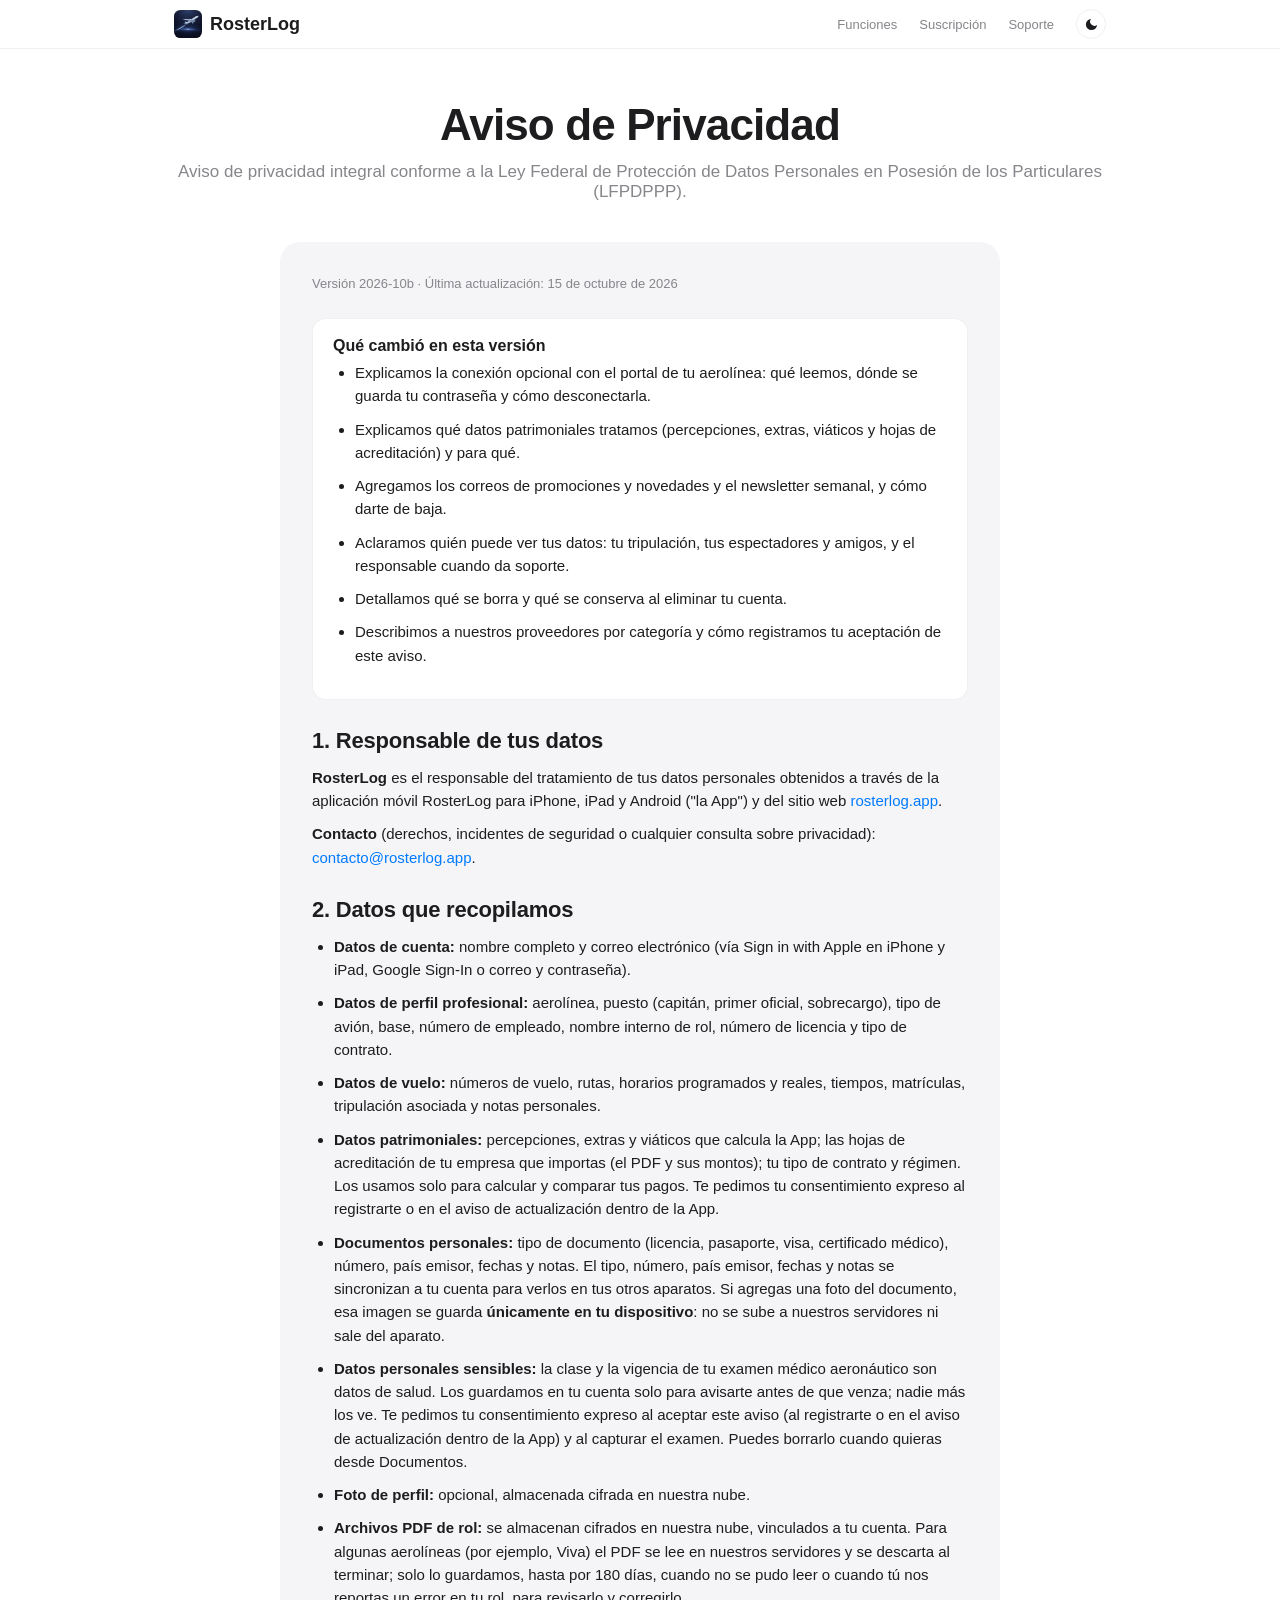
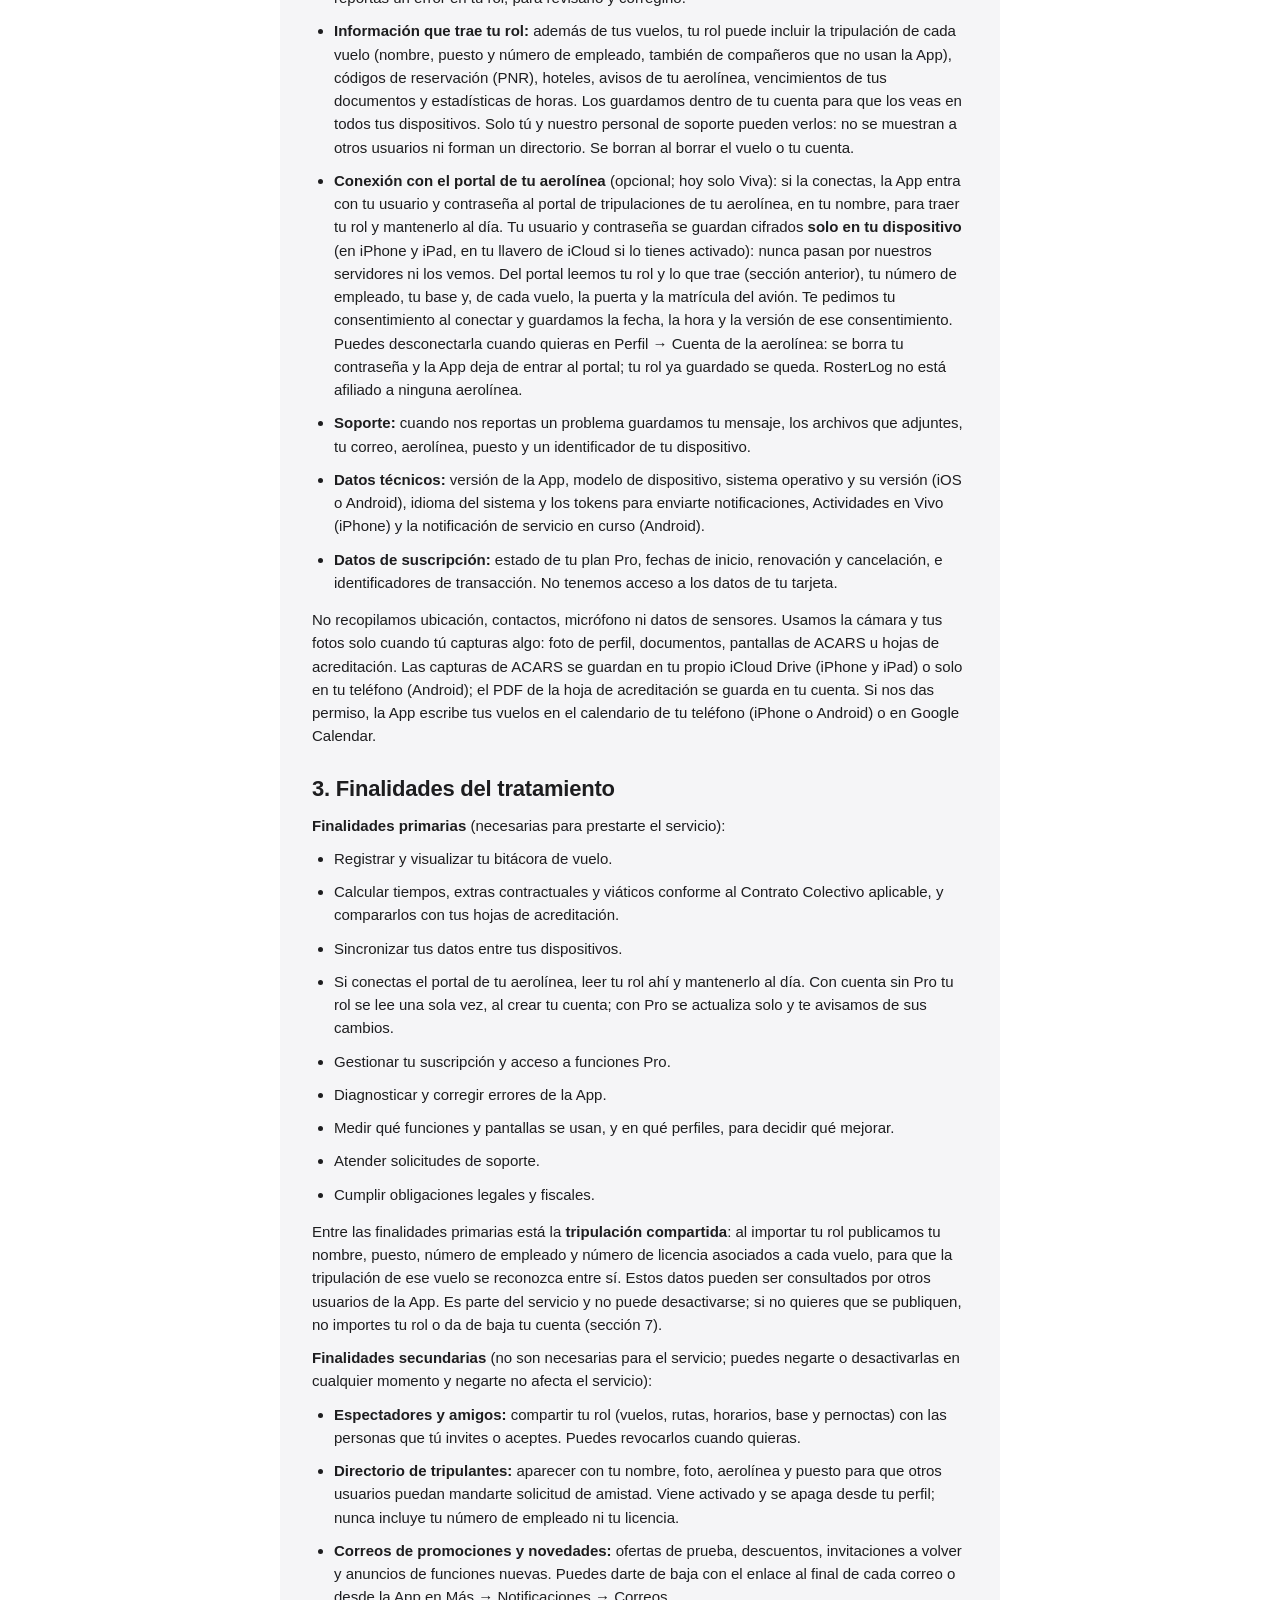
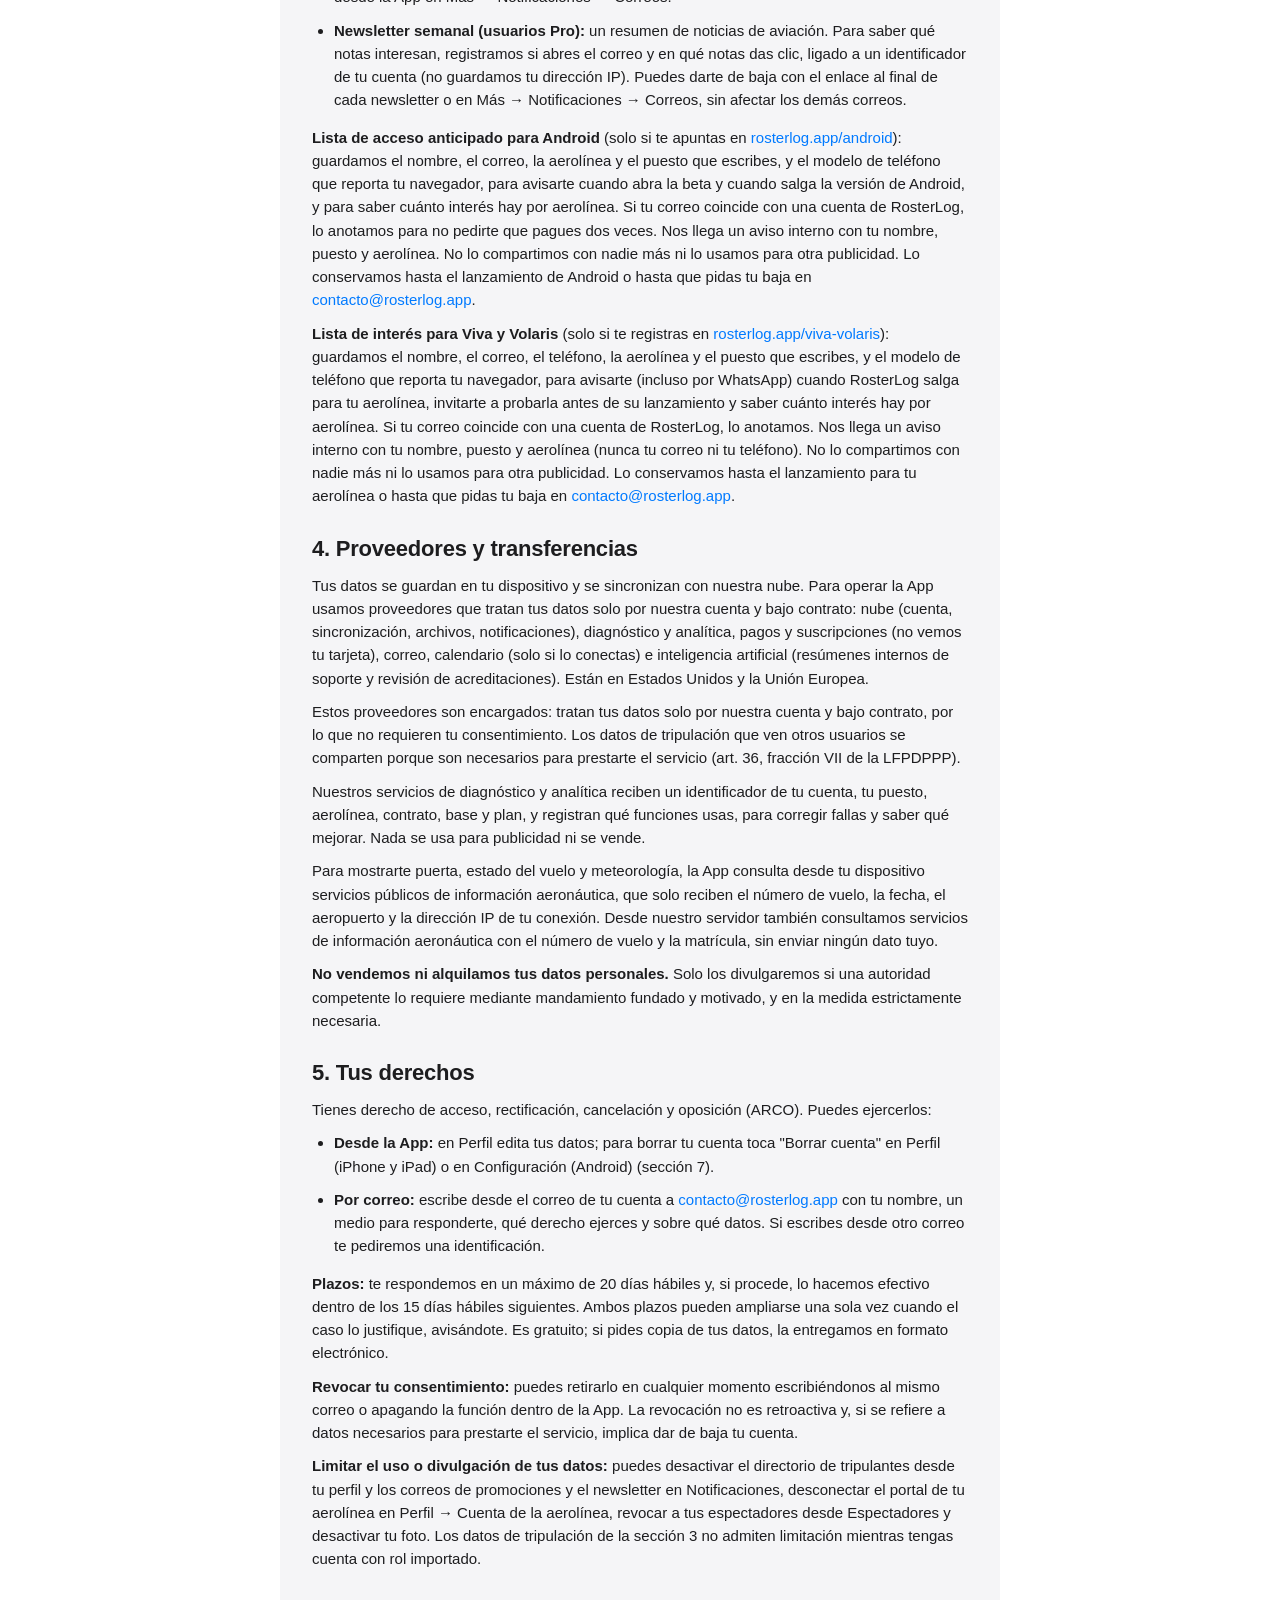
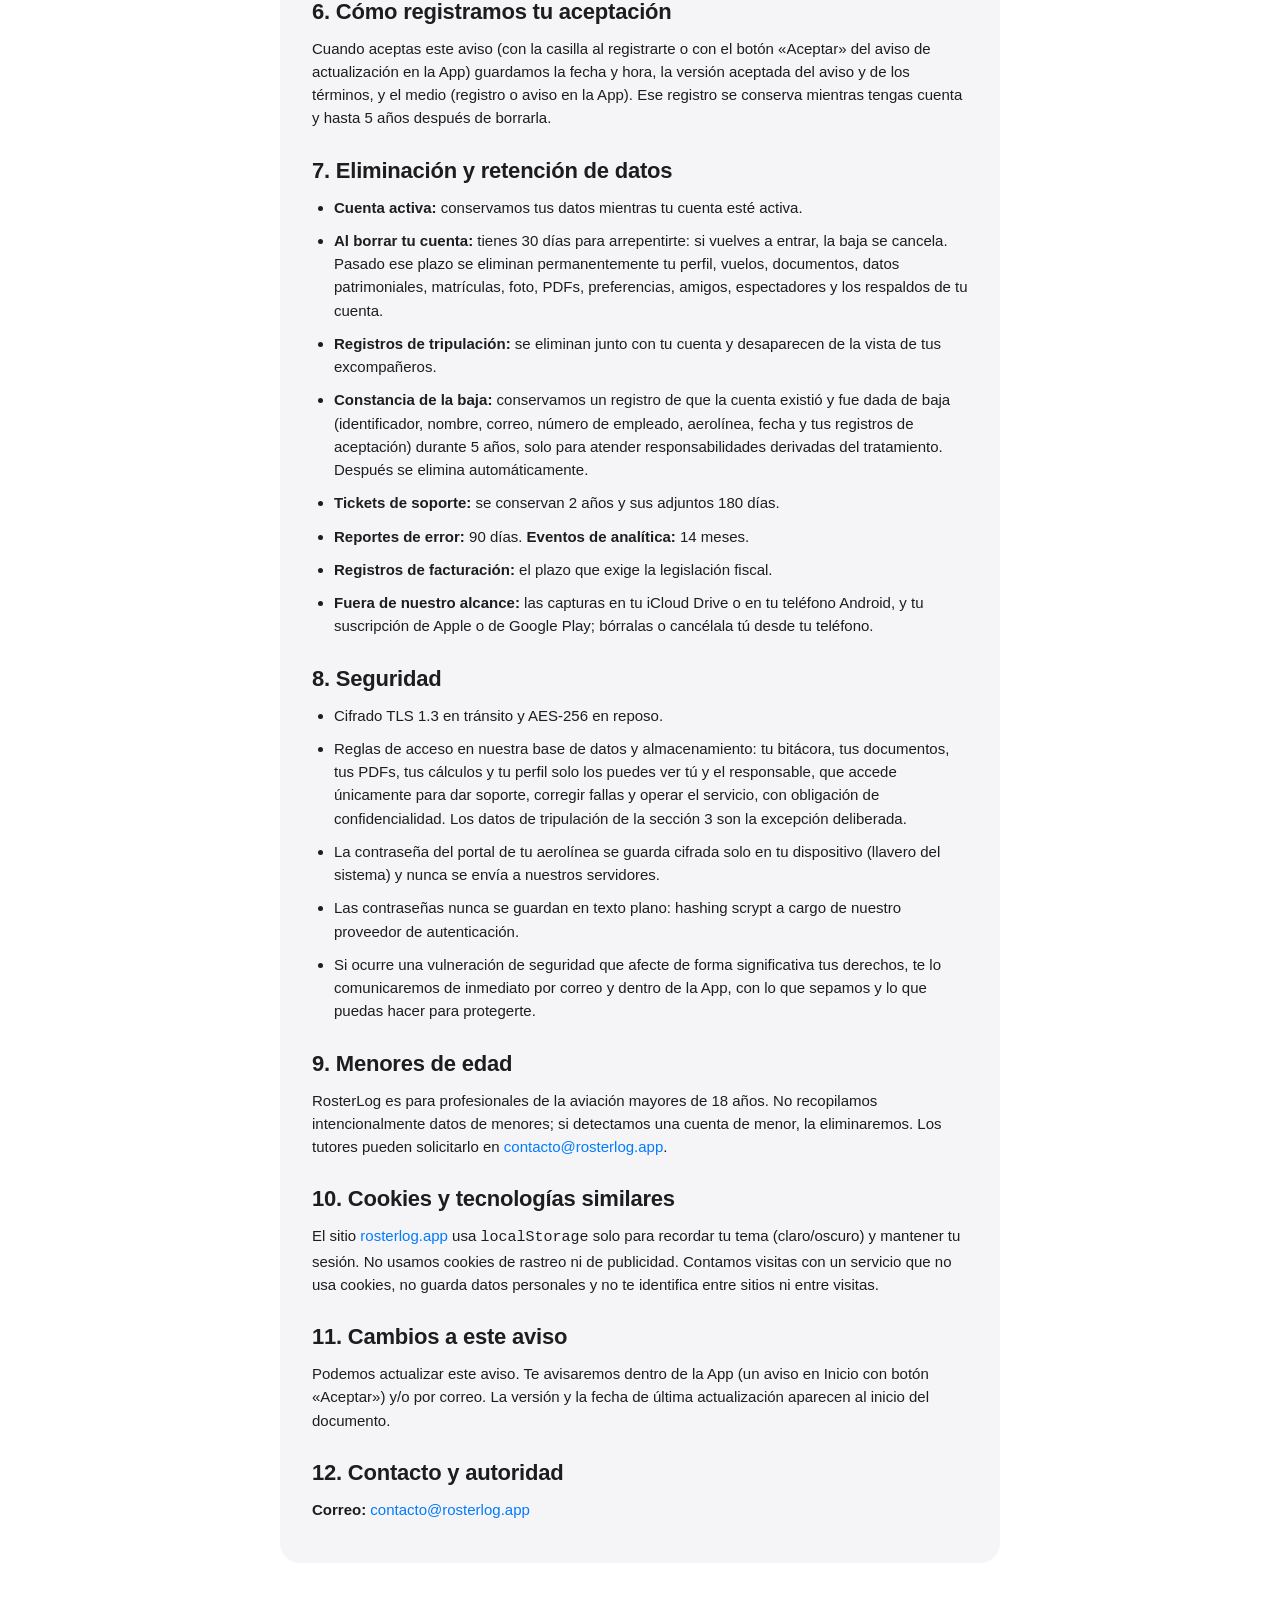
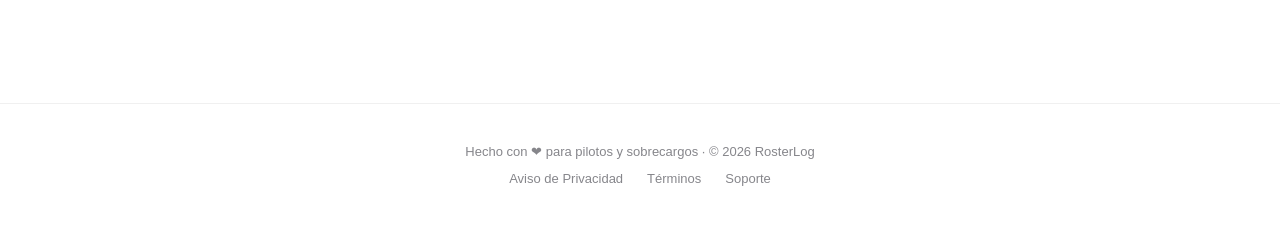
<file: privacy.html>
<!DOCTYPE html>
<html lang="es">
<head>
    <meta charset="UTF-8">
    <meta name="viewport" content="width=device-width, initial-scale=1.0">
    <title>Aviso de Privacidad — RosterLog</title>
    <link rel="icon" href="/favicon.ico" sizes="any">
    <link rel="icon" type="image/png" sizes="48x48" href="/assets/favicon-48.png">
    <link rel="apple-touch-icon" href="/assets/apple-touch-icon.png">
    <meta name="description" content="Cómo RosterLog recopila, usa y protege tus datos personales. Aviso de privacidad integral conforme a la LFPDPPP (México).">
    <meta name="theme-color" content="#007aff">
    <link rel="canonical" href="https://rosterlog.app/privacy.html">
    <meta property="og:type" content="article">
    <meta property="og:title" content="Aviso de Privacidad — RosterLog">
    <meta property="og:image" content="https://rosterlog.app/assets/og-image.png">
    <meta name="twitter:card" content="summary_large_image">
    <meta name="twitter:image" content="https://rosterlog.app/assets/og-image.png">
    <script defer data-domain="rosterlog.app" src="https://plausible.io/js/script.js"></script>
    <link rel="stylesheet" href="assets/shared.css">
</head>
<body>

<nav class="site-nav">
    <div class="container">
        <a href="/" class="logo"><img src="/assets/app-icon.webp" width="28" height="28" alt="">RosterLog</a>
        <div class="nav-links">
            <a href="/#features">Funciones</a>
            <a href="/billing.html">Suscripción</a>
            <a href="/support.html">Soporte</a>
            <button class="theme-toggle" type="button" aria-label="Cambiar tema">
                <svg class="icon-moon" viewBox="0 0 24 24"><path d="M21 12.79A9 9 0 1 1 11.21 3 7 7 0 0 0 21 12.79z"/></svg>
                <svg class="icon-sun" viewBox="0 0 24 24"><path d="M12 4.5a1 1 0 0 1-1-1v-1a1 1 0 1 1 2 0v1a1 1 0 0 1-1 1zm0 17a1 1 0 0 1-1-1v-1a1 1 0 1 1 2 0v1a1 1 0 0 1-1 1zm8.5-8.5a1 1 0 0 1 0-2h1a1 1 0 1 1 0 2h-1zm-17 0a1 1 0 0 1 0-2h1a1 1 0 1 1 0 2h-1zm14.04-6.04a1 1 0 0 1 0-1.41l.7-.71a1 1 0 1 1 1.42 1.41l-.71.71a1 1 0 0 1-1.41 0zm-12.08 12.08a1 1 0 0 1 0-1.41l.71-.71a1 1 0 1 1 1.41 1.41l-.7.71a1 1 0 0 1-1.42 0zm12.08 0a1 1 0 0 1-1.41 0l-.71-.7a1 1 0 1 1 1.41-1.42l.71.71a1 1 0 0 1 0 1.41zm-12.08-12.08a1 1 0 0 1-1.42 0l-.7-.71A1 1 0 1 1 4.17 4.33l.71.7a1 1 0 0 1 0 1.42zM12 7a5 5 0 1 0 0 10 5 5 0 0 0 0-10z"/></svg>
            </button>
        </div>
    </div>
</nav>

<main class="page">
    <div class="container">
        <div class="page-header">
            <h1>Aviso de Privacidad</h1>
            <p>Aviso de privacidad integral conforme a la Ley Federal de Protección de Datos
                Personales en Posesión de los Particulares (LFPDPPP).</p>
        </div>

        <div class="content-card">
            <p class="meta">Versión 2026-10b · Última actualización: 15 de octubre de 2026</p>

            <div class="info-card">
                <h3>Qué cambió en esta versión</h3>
                <ul>
                    <li>Explicamos la conexión opcional con el portal de tu aerolínea: qué
                        leemos, dónde se guarda tu contraseña y cómo desconectarla.</li>
                    <li>Explicamos qué datos patrimoniales tratamos (percepciones, extras,
                        viáticos y hojas de acreditación) y para qué.</li>
                    <li>Agregamos los correos de promociones y novedades y el newsletter semanal, y cómo darte de baja.</li>
                    <li>Aclaramos quién puede ver tus datos: tu tripulación, tus espectadores y
                        amigos, y el responsable cuando da soporte.</li>
                    <li>Detallamos qué se borra y qué se conserva al eliminar tu cuenta.</li>
                    <li>Describimos a nuestros proveedores por categoría y cómo registramos tu
                        aceptación de este aviso.</li>
                </ul>
            </div>

            <h2>1. Responsable de tus datos</h2>
            <p>
                <strong>RosterLog</strong> es el responsable del
                tratamiento de tus datos personales obtenidos a través de la aplicación móvil
                RosterLog para iPhone, iPad y Android ("la App") y del sitio web <a href="https://rosterlog.app">rosterlog.app</a>.
            </p>
            <!-- TODO (LFPDPPP art. 15-I): falta la identidad legal del responsable (razón social de la S.A.S. o nombre legal) y un domicilio para notificaciones (oficina virtual). Decisión provisional de Fernando 2026-09-23: solo «RosterLog» y sin domicilio. -->
            <p><strong>Contacto</strong> (derechos, incidentes de seguridad o cualquier consulta
                sobre privacidad): <a href="mailto:contacto@rosterlog.app">contacto@rosterlog.app</a>.</p>

            <h2>2. Datos que recopilamos</h2>
            <ul>
                <li><strong>Datos de cuenta:</strong> nombre completo y correo electrónico
                    (vía Sign in with Apple en iPhone y iPad, Google Sign-In o correo y
                    contraseña).</li>
                <li><strong>Datos de perfil profesional:</strong> aerolínea, puesto (capitán,
                    primer oficial, sobrecargo), tipo de avión, base, número de empleado,
                    nombre interno de rol, número de licencia y tipo de contrato.</li>
                <li><strong>Datos de vuelo:</strong> números de vuelo, rutas, horarios
                    programados y reales, tiempos, matrículas, tripulación asociada y notas
                    personales.</li>
                <li><strong>Datos patrimoniales:</strong> percepciones, extras y viáticos que
                    calcula la App; las hojas de acreditación de tu empresa que importas (el PDF
                    y sus montos); tu tipo de contrato y régimen. Los usamos solo para calcular
                    y comparar tus pagos. Te pedimos tu consentimiento expreso al registrarte o
                    en el aviso de actualización dentro de la App.</li>
                <li><strong>Documentos personales:</strong> tipo de documento (licencia,
                    pasaporte, visa, certificado médico), número, país emisor, fechas y notas.
                    El tipo, número, país emisor, fechas y notas se sincronizan a tu cuenta para
                    verlos en tus otros aparatos. Si agregas una foto del documento, esa imagen
                    se guarda <strong>únicamente en tu dispositivo</strong>: no se sube a
                    nuestros servidores ni sale del aparato.</li>
                <li><strong>Datos personales sensibles:</strong> la clase y la vigencia de tu
                    examen médico aeronáutico son datos de salud. Los guardamos en tu cuenta
                    solo para avisarte antes de que venza; nadie más los ve. Te pedimos tu
                    consentimiento expreso al aceptar este aviso (al registrarte o en el aviso
                    de actualización dentro de la App) y al capturar el examen. Puedes
                    borrarlo cuando quieras desde Documentos.</li>
                <li><strong>Foto de perfil:</strong> opcional, almacenada cifrada en nuestra nube.</li>
                <li><strong>Archivos PDF de rol:</strong> se almacenan cifrados en nuestra nube,
                    vinculados a tu cuenta. Para algunas aerolíneas (por ejemplo, Viva)
                    el PDF se lee en nuestros servidores y se descarta al terminar; solo lo
                    guardamos, hasta por 180 días, cuando no se pudo leer o cuando tú nos
                    reportas un error en tu rol, para revisarlo y corregirlo.</li>
                <li><strong>Información que trae tu rol:</strong> además de tus vuelos, tu rol
                    puede incluir la tripulación de cada vuelo (nombre, puesto y número de
                    empleado, también de compañeros que no usan la App), códigos de reservación
                    (PNR), hoteles, avisos de tu aerolínea, vencimientos de tus documentos y
                    estadísticas de horas. Los guardamos dentro de tu cuenta para que los veas
                    en todos tus dispositivos. Solo tú y nuestro personal de soporte pueden
                    verlos: no se muestran a otros usuarios ni forman un directorio. Se borran
                    al borrar el vuelo o tu cuenta.</li>
                <li><strong>Conexión con el portal de tu aerolínea</strong> (opcional; hoy
                    solo Viva): si la conectas, la App entra con tu usuario y contraseña al
                    portal de tripulaciones de tu aerolínea, en tu nombre, para traer tu rol y
                    mantenerlo al día. Tu usuario y contraseña se guardan cifrados
                    <strong>solo en tu dispositivo</strong> (en iPhone y iPad, en tu llavero de
                    iCloud si lo tienes activado): nunca pasan por nuestros servidores ni los
                    vemos. Del portal leemos tu rol y lo que trae (sección anterior), tu número
                    de empleado, tu base y, de cada vuelo, la puerta y la matrícula del avión.
                    Te pedimos tu consentimiento al conectar y guardamos la fecha, la hora y la
                    versión de ese consentimiento. Puedes desconectarla cuando quieras en
                    Perfil → Cuenta de la aerolínea: se borra tu contraseña y la App deja de
                    entrar al portal; tu rol ya guardado se queda. RosterLog no está afiliado a
                    ninguna aerolínea.</li>
                <li><strong>Soporte:</strong> cuando nos reportas un problema guardamos tu
                    mensaje, los archivos que adjuntes, tu correo, aerolínea, puesto y un
                    identificador de tu dispositivo.</li>
                <li><strong>Datos técnicos:</strong> versión de la App, modelo de dispositivo,
                    sistema operativo y su versión (iOS o Android), idioma del sistema y los
                    tokens para enviarte notificaciones, Actividades en Vivo (iPhone) y la
                    notificación de servicio en curso (Android).</li>
                <li><strong>Datos de suscripción:</strong> estado de tu plan Pro, fechas de
                    inicio, renovación y cancelación, e identificadores de transacción. No
                    tenemos acceso a los datos de tu tarjeta.</li>
            </ul>
            <p>No recopilamos ubicación, contactos, micrófono ni datos de sensores. Usamos la
                cámara y tus fotos solo cuando tú capturas algo: foto de perfil, documentos,
                pantallas de ACARS u hojas de acreditación. Las capturas de ACARS se guardan en
                tu propio iCloud Drive (iPhone y iPad) o solo en tu teléfono (Android); el PDF de la hoja de acreditación se guarda en tu
                cuenta. Si nos das permiso, la App escribe tus vuelos en el calendario de
                tu teléfono (iPhone o Android) o en Google Calendar.</p>

            <h2>3. Finalidades del tratamiento</h2>
            <p><strong>Finalidades primarias</strong> (necesarias para prestarte el servicio):</p>
            <ul>
                <li>Registrar y visualizar tu bitácora de vuelo.</li>
                <li>Calcular tiempos, extras contractuales y viáticos conforme al Contrato
                    Colectivo aplicable, y compararlos con tus hojas de acreditación.</li>
                <li>Sincronizar tus datos entre tus dispositivos.</li>
                <li>Si conectas el portal de tu aerolínea, leer tu rol ahí y mantenerlo al día.
                    Con cuenta sin Pro tu rol se lee una sola vez, al crear tu cuenta; con Pro
                    se actualiza solo y te avisamos de sus cambios.</li>
                <li>Gestionar tu suscripción y acceso a funciones Pro.</li>
                <li>Diagnosticar y corregir errores de la App.</li>
                <li>Medir qué funciones y pantallas se usan, y en qué perfiles, para decidir qué
                    mejorar.</li>
                <li>Atender solicitudes de soporte.</li>
                <li>Cumplir obligaciones legales y fiscales.</li>
            </ul>
            <p>Entre las finalidades primarias está la <strong>tripulación compartida</strong>:
                al importar tu rol publicamos tu nombre, puesto, número de empleado y número
                de licencia asociados a cada vuelo, para que la tripulación de ese vuelo se
                reconozca entre sí. Estos datos pueden ser consultados por otros usuarios de
                la App. Es parte del servicio y no puede desactivarse; si no quieres que se
                publiquen, no importes tu rol o da de baja tu cuenta (sección 7).</p>
            <p><strong>Finalidades secundarias</strong> (no son necesarias para el servicio; puedes
                negarte o desactivarlas en cualquier momento y negarte no afecta el servicio):</p>
            <ul>
                <li><strong>Espectadores y amigos:</strong> compartir tu rol (vuelos, rutas,
                    horarios, base y pernoctas) con las personas que tú invites o aceptes.
                    Puedes revocarlos cuando quieras.</li>
                <li><strong>Directorio de tripulantes:</strong> aparecer con tu nombre, foto,
                    aerolínea y puesto para que otros usuarios puedan mandarte solicitud de
                    amistad. Viene activado y se apaga desde tu perfil; nunca incluye tu número
                    de empleado ni tu licencia.</li>
                <li><strong>Correos de promociones y novedades:</strong> ofertas de prueba,
                    descuentos, invitaciones a volver y anuncios de funciones nuevas. Puedes
                    darte de baja con el enlace al final de cada correo o desde la App en
                    Más → Notificaciones → Correos.</li>
                <li><strong>Newsletter semanal (usuarios Pro):</strong> un resumen de noticias
                    de aviación. Para saber qué notas interesan, registramos si abres el correo
                    y en qué notas das clic, ligado a un identificador de tu cuenta (no
                    guardamos tu dirección IP). Puedes darte de baja con el enlace al final de
                    cada newsletter o en Más → Notificaciones → Correos, sin afectar los demás
                    correos.</li>
            </ul>
            <p><strong>Lista de acceso anticipado para Android</strong> (solo si te apuntas
                en <a href="https://rosterlog.app/android">rosterlog.app/android</a>):
                guardamos el nombre, el correo, la aerolínea y el puesto que escribes, y el
                modelo de teléfono que reporta tu navegador, para avisarte cuando abra la beta
                y cuando salga la versión de Android, y para saber cuánto interés hay por
                aerolínea. Si tu correo coincide con una cuenta de RosterLog, lo anotamos para
                no pedirte que pagues dos veces. Nos llega un aviso interno con tu nombre,
                puesto y aerolínea. No lo compartimos con nadie más ni lo usamos para otra
                publicidad. Lo conservamos hasta el lanzamiento de Android o hasta que pidas tu
                baja en <a href="mailto:contacto@rosterlog.app">contacto@rosterlog.app</a>.</p>
            <p><strong>Lista de interés para Viva y Volaris</strong> (solo si te
                registras en <a href="https://rosterlog.app/viva-volaris">rosterlog.app/viva-volaris</a>):
                guardamos el nombre, el correo, el teléfono, la aerolínea y el puesto que
                escribes, y el modelo de teléfono que reporta tu navegador, para avisarte
                (incluso por WhatsApp) cuando RosterLog salga para tu aerolínea, invitarte a
                probarla antes de su lanzamiento y saber cuánto interés hay por aerolínea. Si tu
                correo coincide con una cuenta de RosterLog, lo anotamos. Nos llega un aviso
                interno con tu nombre, puesto y aerolínea (nunca tu correo ni tu teléfono). No lo
                compartimos con nadie más ni lo usamos para otra publicidad. Lo conservamos hasta
                el lanzamiento para tu aerolínea o hasta que pidas tu baja en
                <a href="mailto:contacto@rosterlog.app">contacto@rosterlog.app</a>.</p>

            <h2>4. Proveedores y transferencias</h2>
            <p>Tus datos se guardan en tu dispositivo y se sincronizan con nuestra nube. Para
                operar la App usamos proveedores que tratan tus datos solo por nuestra cuenta y
                bajo contrato: nube (cuenta, sincronización, archivos, notificaciones),
                diagnóstico y analítica, pagos y suscripciones (no vemos tu tarjeta), correo,
                calendario (solo si lo conectas) e inteligencia artificial (resúmenes internos
                de soporte y revisión de acreditaciones). Están en Estados Unidos y la Unión
                Europea.</p>
            <p>Estos proveedores son encargados: tratan tus datos solo por nuestra cuenta y
                bajo contrato, por lo que no requieren tu consentimiento. Los datos de
                tripulación que ven otros usuarios se comparten porque son necesarios para
                prestarte el servicio (art. 36, fracción VII de la LFPDPPP).</p>
            <p>Nuestros servicios de diagnóstico y analítica reciben un identificador de tu
                cuenta, tu puesto, aerolínea, contrato, base y plan, y registran qué funciones
                usas, para corregir fallas y saber qué mejorar. Nada se usa para publicidad ni
                se vende.</p>
            <p>Para mostrarte puerta, estado del vuelo y meteorología, la App consulta desde tu
                dispositivo servicios públicos de información aeronáutica, que solo reciben el
                número de vuelo, la fecha, el aeropuerto y la dirección IP de tu conexión.
                Desde nuestro servidor también consultamos servicios de información aeronáutica
                con el número de vuelo y la matrícula, sin enviar ningún dato tuyo.</p>
            <p><strong>No vendemos ni alquilamos tus datos personales.</strong> Solo los
                divulgaremos si una autoridad competente lo requiere mediante mandamiento
                fundado y motivado, y en la medida estrictamente necesaria.</p>

            <h2>5. Tus derechos</h2>
            <p>Tienes derecho de acceso, rectificación, cancelación y oposición (ARCO).
                Puedes ejercerlos:</p>
            <ul>
                <li><strong>Desde la App:</strong> en Perfil edita tus datos; para borrar tu
                    cuenta toca "Borrar cuenta" en Perfil (iPhone y iPad) o en Configuración
                    (Android) (sección 7).</li>
                <li><strong>Por correo:</strong> escribe desde el correo de tu cuenta a
                    <a href="mailto:contacto@rosterlog.app">contacto@rosterlog.app</a>
                    con tu nombre, un medio para responderte, qué derecho ejerces y sobre qué
                    datos. Si escribes desde otro correo te pediremos una identificación.</li>
            </ul>
            <p><strong>Plazos:</strong> te respondemos en un máximo de 20 días hábiles y, si
                procede, lo hacemos efectivo dentro de los 15 días hábiles siguientes. Ambos
                plazos pueden ampliarse una sola vez cuando el caso lo justifique, avisándote.
                Es gratuito; si pides copia de tus datos, la entregamos en formato
                electrónico.</p>
            <p><strong>Revocar tu consentimiento:</strong> puedes retirarlo en cualquier momento
                escribiéndonos al mismo correo o apagando la función dentro de la App. La
                revocación no es retroactiva y, si se refiere a datos necesarios para
                prestarte el servicio, implica dar de baja tu cuenta.</p>
            <p><strong>Limitar el uso o divulgación de tus datos:</strong> puedes desactivar
                el directorio de tripulantes desde tu perfil y los correos de promociones y el
                newsletter en Notificaciones, desconectar el portal de tu aerolínea en
                Perfil → Cuenta de la aerolínea, revocar a tus espectadores desde Espectadores y desactivar tu
                foto. Los datos de tripulación de la sección 3 no admiten limitación mientras
                tengas cuenta con rol importado.</p>

            <h2>6. Cómo registramos tu aceptación</h2>
            <p>Cuando aceptas este aviso (con la casilla al registrarte o con el botón
                «Aceptar» del aviso de actualización en la App) guardamos la fecha y hora, la
                versión aceptada del aviso y de los términos, y el medio (registro o aviso en
                la App). Ese registro se conserva mientras tengas cuenta y hasta 5 años después
                de borrarla.</p>

            <h2>7. Eliminación y retención de datos</h2>
            <ul>
                <li><strong>Cuenta activa:</strong> conservamos tus datos mientras tu cuenta
                    esté activa.</li>
                <li><strong>Al borrar tu cuenta:</strong> tienes 30 días para arrepentirte: si
                    vuelves a entrar, la baja se cancela. Pasado ese plazo se eliminan
                    permanentemente tu perfil, vuelos, documentos, datos patrimoniales,
                    matrículas, foto, PDFs, preferencias, amigos, espectadores y los respaldos
                    de tu cuenta.</li>
                <li><strong>Registros de tripulación:</strong> se eliminan junto con tu cuenta y
                    desaparecen de la vista de tus excompañeros.</li>
                <li><strong>Constancia de la baja:</strong> conservamos un registro de que la
                    cuenta existió y fue dada de baja (identificador, nombre, correo, número de
                    empleado, aerolínea, fecha y tus registros de aceptación) durante 5 años,
                    solo para atender responsabilidades derivadas del tratamiento. Después se
                    elimina automáticamente.</li>
                <li><strong>Tickets de soporte:</strong> se conservan 2 años y sus adjuntos
                    180 días.</li>
                <li><strong>Reportes de error:</strong> 90 días. <strong>Eventos de
                    analítica:</strong> 14 meses.</li>
                <li><strong>Registros de facturación:</strong> el plazo que exige la legislación
                    fiscal.</li>
                <li><strong>Fuera de nuestro alcance:</strong> las capturas en tu iCloud Drive
                    o en tu teléfono Android, y tu suscripción de Apple o de Google Play;
                    bórralas o cancélala tú desde tu teléfono.</li>
            </ul>

            <h2>8. Seguridad</h2>
            <ul>
                <li>Cifrado TLS 1.3 en tránsito y AES-256 en reposo.</li>
                <li>Reglas de acceso en nuestra base de datos y almacenamiento: tu bitácora,
                    tus documentos, tus PDFs, tus cálculos y tu perfil solo los puedes ver tú y
                    el responsable, que accede únicamente para dar soporte, corregir fallas y
                    operar el servicio, con obligación de confidencialidad. Los datos de
                    tripulación de la sección 3 son la excepción deliberada.</li>
                <li>La contraseña del portal de tu aerolínea se guarda cifrada solo en tu
                    dispositivo (llavero del sistema) y nunca se envía a nuestros servidores.</li>
                <li>Las contraseñas nunca se guardan en texto plano: hashing scrypt a cargo de
                    nuestro proveedor de autenticación.</li>
                <li>Si ocurre una vulneración de seguridad que afecte de forma significativa
                    tus derechos, te lo comunicaremos de inmediato por correo y dentro de la
                    App, con lo que sepamos y lo que puedas hacer para protegerte.</li>
            </ul>

            <h2>9. Menores de edad</h2>
            <p>RosterLog es para profesionales de la aviación mayores de 18 años. No recopilamos
                intencionalmente datos de menores; si detectamos una cuenta de menor, la
                eliminaremos. Los tutores pueden solicitarlo en
                <a href="mailto:contacto@rosterlog.app">contacto@rosterlog.app</a>.</p>

            <h2>10. Cookies y tecnologías similares</h2>
            <p>El sitio <a href="https://rosterlog.app">rosterlog.app</a> usa
                <code>localStorage</code> solo para recordar tu tema (claro/oscuro) y mantener
                tu sesión. No usamos cookies de rastreo ni de publicidad. Contamos visitas con
                un servicio que no usa cookies, no guarda datos personales y no te identifica
                entre sitios ni entre visitas.</p>

            <h2>11. Cambios a este aviso</h2>
            <p>Podemos actualizar este aviso. Te avisaremos dentro de la App (un aviso en Inicio
                con botón «Aceptar») y/o por correo. La versión y la fecha de última
                actualización aparecen al inicio del documento.</p>

            <h2>12. Contacto y autoridad</h2>
            <p><strong>Correo:</strong>
                <a href="mailto:contacto@rosterlog.app">contacto@rosterlog.app</a></p>
        </div>
    </div>
</main>

<footer class="site-footer">
    <div class="container">
        <p>Hecho con ❤ para pilotos y sobrecargos · © 2026 RosterLog</p>
        <div class="footer-links">
            <a href="privacy.html">Aviso de Privacidad</a>
            <a href="terms.html">Términos</a>
            <a href="support.html">Soporte</a>
        </div>
    </div>
</footer>

<script src="assets/theme.js"></script>

</body>
</html>
</file>
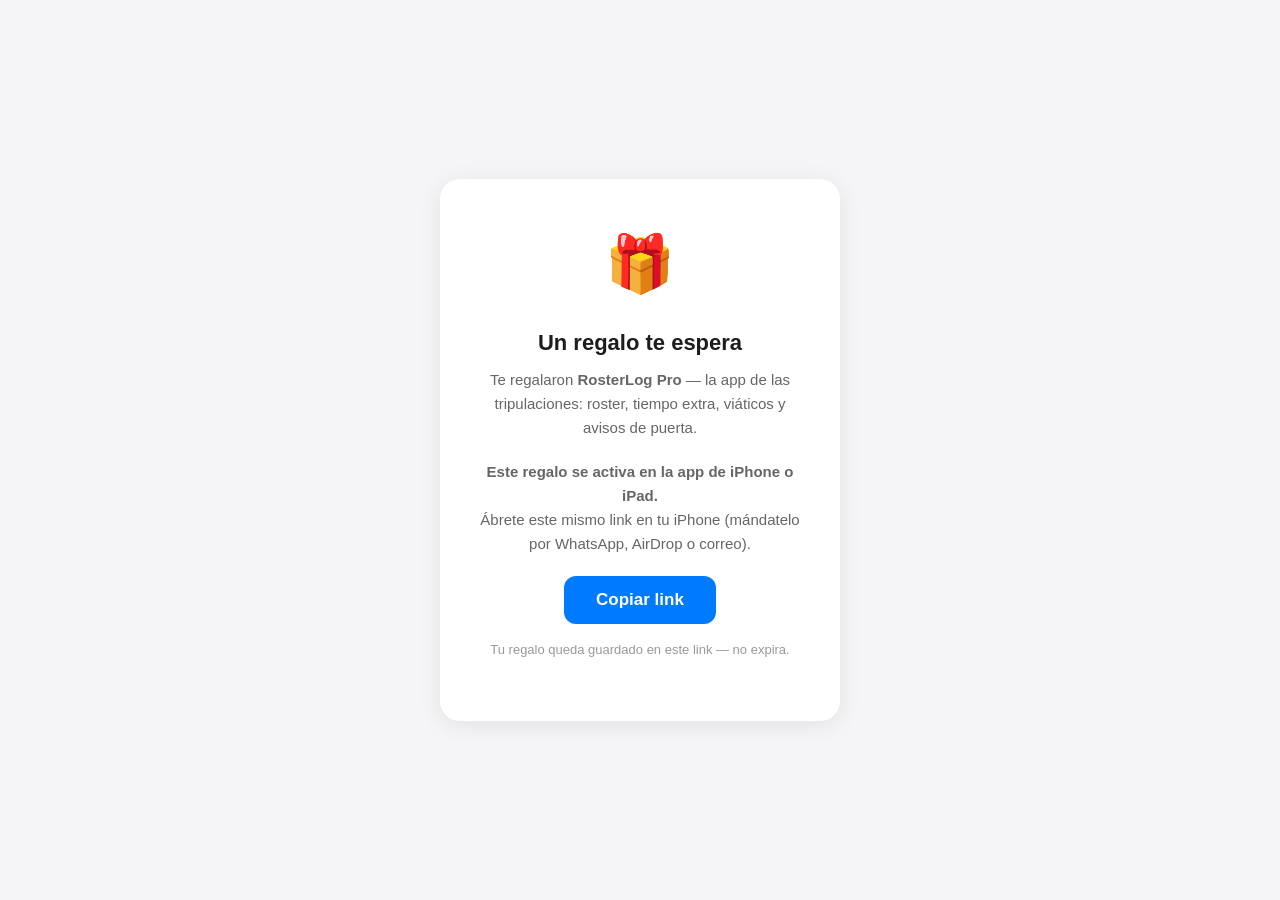
<file: regalo.html>
<!DOCTYPE html>
<html lang="es">
<head>
    <meta charset="UTF-8">
    <meta name="viewport" content="width=device-width, initial-scale=1.0">
    <title>RosterLog — Un regalo te espera</title>
    <link rel="icon" href="/favicon.ico" sizes="any">
    <link rel="icon" type="image/png" sizes="48x48" href="/assets/favicon-48.png">
    <link rel="apple-touch-icon" href="/assets/apple-touch-icon.png">
    <meta name="robots" content="noindex">
    <meta property="og:title" content="RosterLog — Un regalo te espera 🎁">
    <meta property="og:description" content="Te regalaron RosterLog Pro. Ábrelo en tu iPhone o iPad para activarlo.">
    <meta property="og:image" content="https://rosterlog.app/assets/og-image.png">
    <meta property="og:image:width" content="1200">
    <meta property="og:image:height" content="630">
    <meta name="apple-itunes-app" content="app-id=6761634082, app-argument=rosterlog://regalo">
    <style>
        * { margin: 0; padding: 0; box-sizing: border-box; }
        body { font-family: -apple-system, BlinkMacSystemFont, 'Segoe UI', Roboto, sans-serif; line-height: 1.6; color: #1d1d1f; background: #f5f5f7; display: flex; justify-content: center; align-items: center; min-height: 100vh; padding: 24px; }
        .card { background: #fff; border-radius: 20px; padding: 40px 32px; max-width: 400px; width: 100%; text-align: center; box-shadow: 0 4px 24px rgba(0,0,0,0.08); }
        .icon { font-size: 56px; margin-bottom: 16px; }
        h1 { font-size: 22px; margin-bottom: 8px; }
        .code { font-family: monospace; font-size: 22px; font-weight: 700; color: #007aff; letter-spacing: 2px; margin: 16px 0; word-break: break-all; }
        p { font-size: 15px; color: #666; margin-bottom: 20px; }
        .btn { display: inline-block; background: #007aff; color: #fff; text-decoration: none; padding: 14px 32px; border-radius: 12px; font-size: 17px; font-weight: 600; border: none; cursor: pointer; font-family: inherit; }
        .btn:hover { background: #0056cc; }
        .btn.secondary { background: transparent; color: #007aff; border: 1px solid #007aff; margin-top: 12px; }
        .btn.secondary:hover { background: #f0f7ff; }
        .note { font-size: 13px; color: #999; margin-top: 16px; }
        .pasos { text-align: left; font-size: 14px; color: #444; background: #f5f5f7; border-radius: 12px; padding: 14px 18px; margin: 16px 0; }
        .pasos li { margin: 6px 0 6px 18px; }
        .hidden { display: none; }
    </style>
</head>
<body>
    <div class="card">
        <div class="icon">🎁</div>
        <h1>Un regalo te espera</h1>
        <p>Te regalaron <strong>RosterLog Pro</strong> — la app de las tripulaciones: roster, tiempo extra, viáticos y avisos de puerta.</p>
        <div class="code hidden" id="code"></div>

        <!-- iPhone / iPad -->
        <div id="bloque-ios" class="hidden">
            <ol class="pasos">
                <li>Descarga RosterLog y crea tu cuenta.</li>
                <li>Vuelve a este chat y <strong>toca el link de nuevo</strong> — tu regalo se activa con un tap.</li>
            </ol>
            <a class="btn" href="https://apps.apple.com/mx/app/rosterlog/id6761634082">Descargar en el App&nbsp;Store</a>
            <a class="btn secondary" id="open-app" href="rosterlog://regalo">Ya tengo la app — activar</a>
            <p class="note">Tu regalo no expira: no hay prisa.</p>
        </div>

        <!-- Computadora -->
        <div id="bloque-desktop" class="hidden">
            <p><strong>Este regalo se activa en la app de iPhone o iPad.</strong><br>Ábrete este mismo link en tu iPhone (mándatelo por WhatsApp, AirDrop o correo).</p>
            <button class="btn" id="copiar">Copiar link</button>
            <p class="note">Tu regalo queda guardado en este link — no expira.</p>
        </div>

        <!-- Android / otro -->
        <div id="bloque-android" class="hidden">
            <p><strong>RosterLog es una app de iPhone y iPad.</strong><br>Tu regalo queda guardado en este link para cuando tengas uno; también puedes pedirle a quien te lo regaló que se lo comparta a otra persona.</p>
            <p class="note">El link no expira.</p>
        </div>
    </div>
    <script>
        const params = new URLSearchParams(window.location.search);
        const code = (params.get('code') || '').toUpperCase().replace(/[^A-Z0-9]/g, '');
        const bonito = code.replace(/(.{4})(?=.)/g, '$1-');
        const ua = navigator.userAgent;
        const esIOS = /iPhone|iPad|iPod/.test(ua) || (ua.includes('Mac') && 'ontouchend' in document);
        const esAndroid = /Android/.test(ua);

        document.addEventListener('DOMContentLoaded', function () {
            if (code) {
                const codeEl = document.getElementById('code');
                codeEl.textContent = bonito;
                codeEl.classList.remove('hidden');
                const meta = document.querySelector('meta[name="apple-itunes-app"]');
                if (meta) meta.setAttribute('content', 'app-id=6761634082, app-argument=rosterlog://regalo?code=' + encodeURIComponent(code));
                const openBtn = document.getElementById('open-app');
                if (openBtn) openBtn.href = 'rosterlog://regalo?code=' + encodeURIComponent(code);
            }
            const bloque = esIOS ? 'bloque-ios' : (esAndroid ? 'bloque-android' : 'bloque-desktop');
            document.getElementById(bloque).classList.remove('hidden');

            const copiar = document.getElementById('copiar');
            if (copiar) {
                copiar.addEventListener('click', function () {
                    navigator.clipboard.writeText(window.location.href).then(function () {
                        copiar.textContent = '✓ Copiado';
                        setTimeout(function () { copiar.textContent = 'Copiar link'; }, 2000);
                    });
                });
            }
        });
    </script>
</body>
</html>
</file>
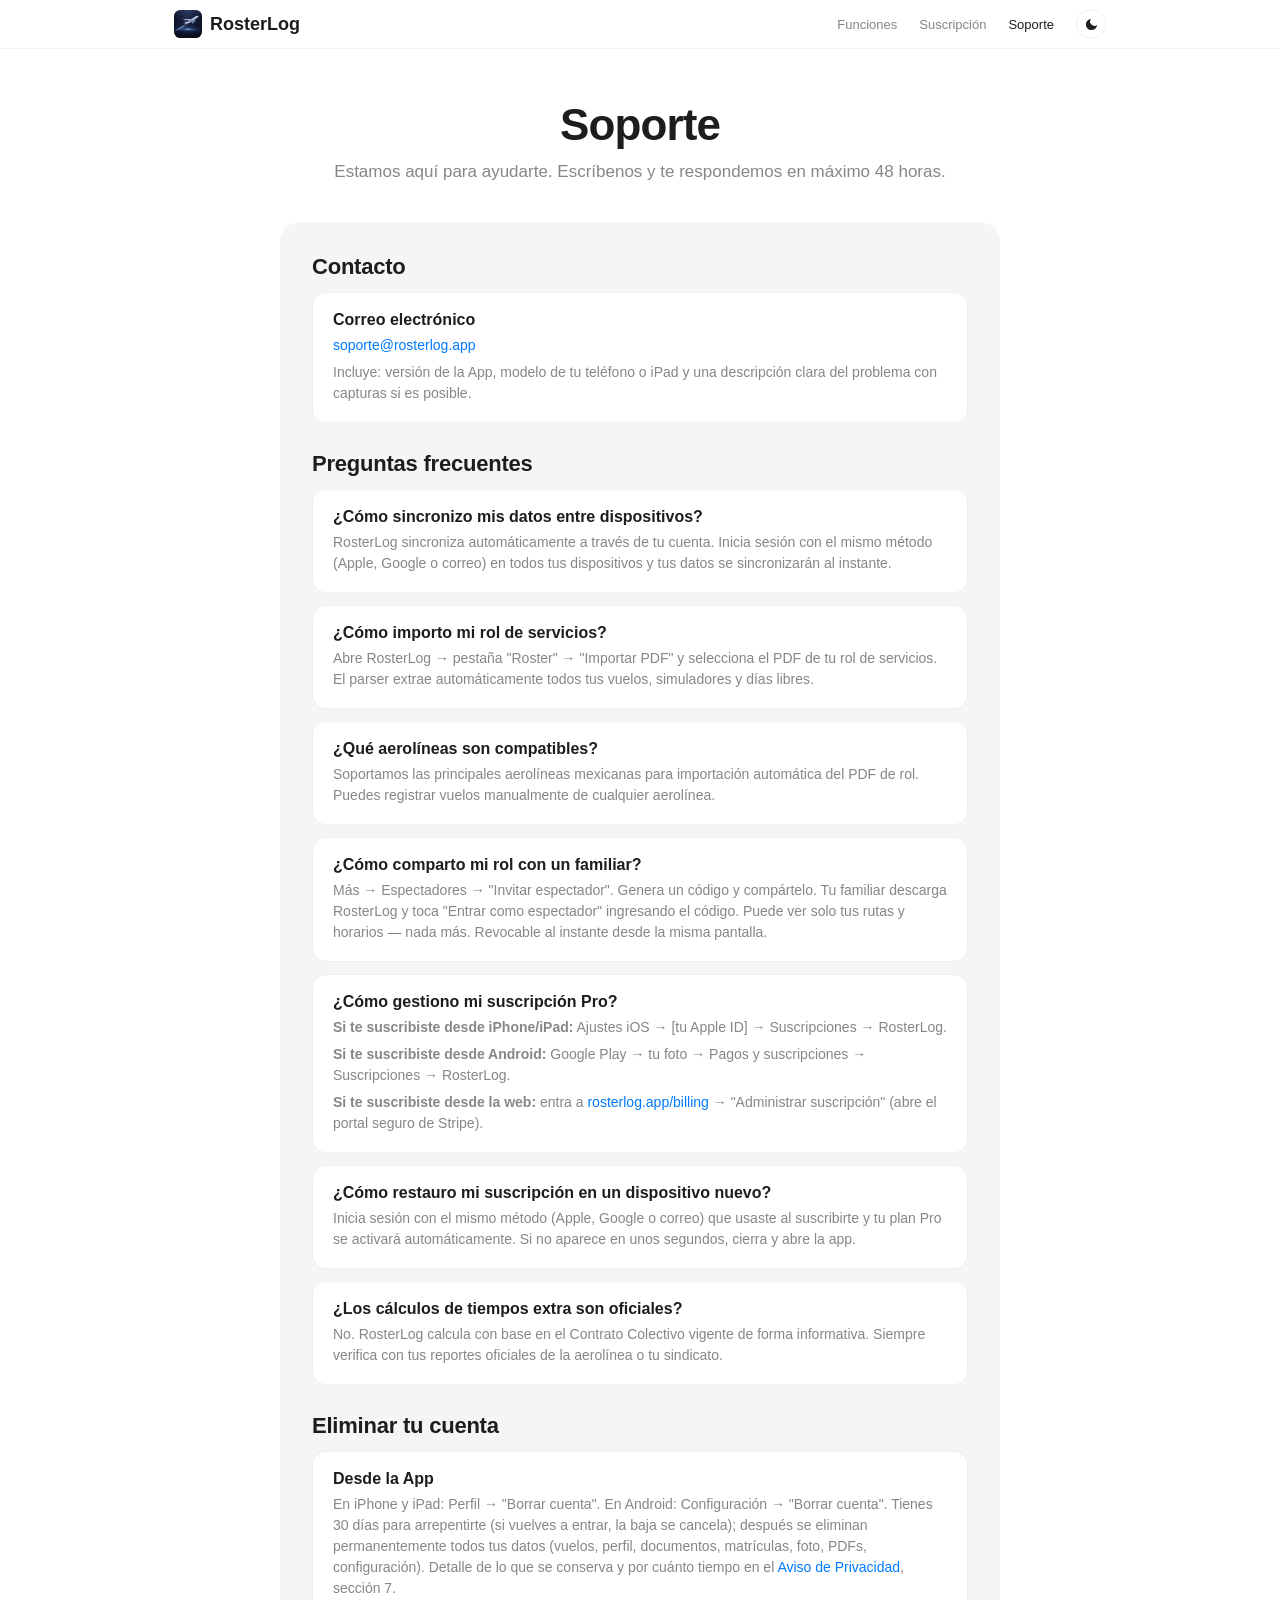
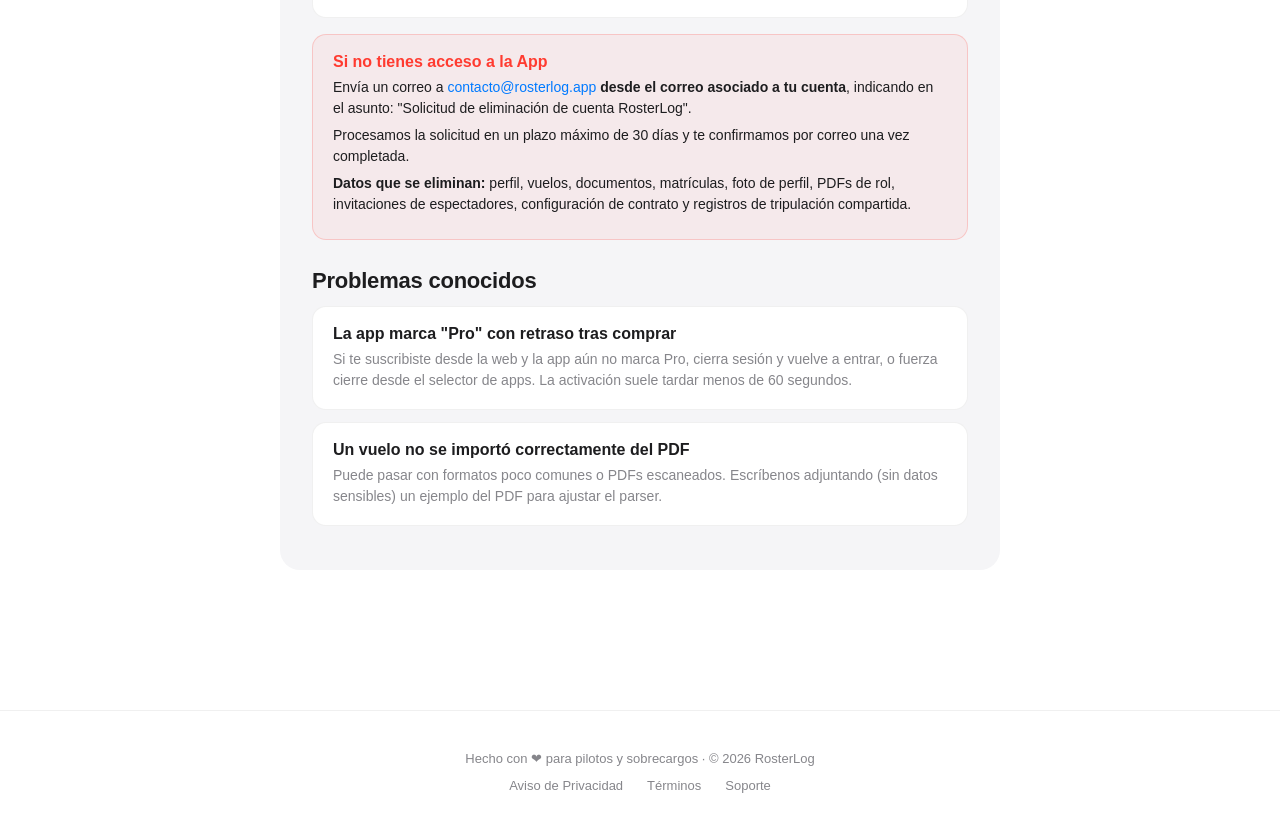
<file: support.html>
<!DOCTYPE html>
<html lang="es">
<head>
    <meta charset="UTF-8">
    <meta name="viewport" content="width=device-width, initial-scale=1.0">
    <title>Soporte — RosterLog</title>
    <link rel="icon" href="/favicon.ico" sizes="any">
    <link rel="icon" type="image/png" sizes="48x48" href="/assets/favicon-48.png">
    <link rel="apple-touch-icon" href="/assets/apple-touch-icon.png">
    <meta name="description" content="Ayuda, preguntas frecuentes y contacto para usuarios de RosterLog.">
    <meta name="theme-color" content="#007aff">
    <link rel="canonical" href="https://rosterlog.app/support.html">
    <meta property="og:type" content="website">
    <meta property="og:title" content="Soporte — RosterLog">
    <meta property="og:description" content="Ayuda y contacto para usuarios de RosterLog.">
    <meta property="og:image" content="https://rosterlog.app/assets/og-image.png">
    <meta name="twitter:card" content="summary_large_image">
    <meta name="twitter:image" content="https://rosterlog.app/assets/og-image.png">
    <script defer data-domain="rosterlog.app" src="https://plausible.io/js/script.js"></script>
    <link rel="stylesheet" href="assets/shared.css">
</head>
<body>

<nav class="site-nav">
    <div class="container">
        <a href="/" class="logo"><img src="/assets/app-icon.webp" width="28" height="28" alt="">RosterLog</a>
        <div class="nav-links">
            <a href="/#features">Funciones</a>
            <a href="/billing.html">Suscripción</a>
            <a href="/support.html" class="active">Soporte</a>
            <button class="theme-toggle" type="button" aria-label="Cambiar tema">
                <svg class="icon-moon" viewBox="0 0 24 24"><path d="M21 12.79A9 9 0 1 1 11.21 3 7 7 0 0 0 21 12.79z"/></svg>
                <svg class="icon-sun" viewBox="0 0 24 24"><path d="M12 4.5a1 1 0 0 1-1-1v-1a1 1 0 1 1 2 0v1a1 1 0 0 1-1 1zm0 17a1 1 0 0 1-1-1v-1a1 1 0 1 1 2 0v1a1 1 0 0 1-1 1zm8.5-8.5a1 1 0 0 1 0-2h1a1 1 0 1 1 0 2h-1zm-17 0a1 1 0 0 1 0-2h1a1 1 0 1 1 0 2h-1zm14.04-6.04a1 1 0 0 1 0-1.41l.7-.71a1 1 0 1 1 1.42 1.41l-.71.71a1 1 0 0 1-1.41 0zm-12.08 12.08a1 1 0 0 1 0-1.41l.71-.71a1 1 0 1 1 1.41 1.41l-.7.71a1 1 0 0 1-1.42 0zm12.08 0a1 1 0 0 1-1.41 0l-.71-.7a1 1 0 1 1 1.41-1.42l.71.71a1 1 0 0 1 0 1.41zm-12.08-12.08a1 1 0 0 1-1.42 0l-.7-.71A1 1 0 1 1 4.17 4.33l.71.7a1 1 0 0 1 0 1.42zM12 7a5 5 0 1 0 0 10 5 5 0 0 0 0-10z"/></svg>
            </button>
        </div>
    </div>
</nav>

<main class="page">
    <div class="container">
        <div class="page-header">
            <h1>Soporte</h1>
            <p>Estamos aquí para ayudarte. Escríbenos y te respondemos en máximo 48 horas.</p>
        </div>

        <div class="content-card">
            <h2>Contacto</h2>
            <div class="info-card">
                <h3>Correo electrónico</h3>
                <p><a href="mailto:soporte@rosterlog.app">soporte@rosterlog.app</a></p>
                <p>Incluye: versión de la App, modelo de tu teléfono o iPad y una descripción
                   clara del problema con capturas si es posible.</p>
            </div>

            <h2>Preguntas frecuentes</h2>

            <div class="info-card">
                <h3>¿Cómo sincronizo mis datos entre dispositivos?</h3>
                <p>RosterLog sincroniza automáticamente a través de tu cuenta. Inicia sesión
                   con el mismo método (Apple, Google o correo) en todos tus dispositivos
                   y tus datos se sincronizarán al instante.</p>
            </div>

            <div class="info-card">
                <h3>¿Cómo importo mi rol de servicios?</h3>
                <p>Abre RosterLog → pestaña "Roster" → "Importar PDF" y selecciona el PDF
                   de tu rol de servicios. El parser extrae automáticamente todos
                   tus vuelos, simuladores y días libres.</p>
            </div>

            <div class="info-card">
                <h3>¿Qué aerolíneas son compatibles?</h3>
                <p>Soportamos las principales aerolíneas mexicanas para importación
                   automática del PDF de rol. Puedes registrar vuelos manualmente de
                   cualquier aerolínea.</p>
            </div>

            <div class="info-card">
                <h3>¿Cómo comparto mi rol con un familiar?</h3>
                <p>Más → Espectadores → "Invitar espectador". Genera un código y compártelo.
                   Tu familiar descarga RosterLog y toca "Entrar como espectador" ingresando
                   el código. Puede ver solo tus rutas y horarios — nada más. Revocable al
                   instante desde la misma pantalla.</p>
            </div>

            <div class="info-card">
                <h3>¿Cómo gestiono mi suscripción Pro?</h3>
                <p><strong>Si te suscribiste desde iPhone/iPad:</strong> Ajustes iOS →
                   [tu Apple ID] → Suscripciones → RosterLog.</p>
                <p><strong>Si te suscribiste desde Android:</strong> Google Play → tu foto →
                   Pagos y suscripciones → Suscripciones → RosterLog.</p>
                <p><strong>Si te suscribiste desde la web:</strong> entra a
                   <a href="billing.html">rosterlog.app/billing</a> → "Administrar
                   suscripción" (abre el portal seguro de Stripe).</p>
            </div>

            <div class="info-card">
                <h3>¿Cómo restauro mi suscripción en un dispositivo nuevo?</h3>
                <p>Inicia sesión con el mismo método (Apple, Google o correo) que usaste
                   al suscribirte y tu plan Pro se activará automáticamente.
                   Si no aparece en unos segundos, cierra y abre la app.</p>
            </div>

            <div class="info-card">
                <h3>¿Los cálculos de tiempos extra son oficiales?</h3>
                <p>No. RosterLog calcula con base en el Contrato Colectivo vigente de forma
                   informativa. Siempre verifica con tus reportes oficiales de la aerolínea
                   o tu sindicato.</p>
            </div>

            <h2>Eliminar tu cuenta</h2>

            <div class="info-card">
                <h3>Desde la App</h3>
                <p>En iPhone y iPad: Perfil → "Borrar cuenta". En Android: Configuración →
                   "Borrar cuenta". Tienes 30 días para arrepentirte (si vuelves a entrar,
                   la baja se cancela); después se eliminan permanentemente todos tus datos
                   (vuelos, perfil, documentos, matrículas, foto, PDFs, configuración).
                   Detalle de lo que se conserva y por cuánto tiempo en el
                   <a href="privacy.html">Aviso de Privacidad</a>, sección 7.</p>
            </div>

            <div class="danger-card">
                <h3>Si no tienes acceso a la App</h3>
                <p>Envía un correo a
                   <a href="mailto:contacto@rosterlog.app?subject=Solicitud%20de%20eliminaci%C3%B3n%20de%20cuenta%20RosterLog">contacto@rosterlog.app</a>
                   <strong>desde el correo asociado a tu cuenta</strong>,
                   indicando en el asunto: "Solicitud de eliminación de cuenta RosterLog".</p>
                <p>Procesamos la solicitud en un plazo máximo de 30 días y te confirmamos
                   por correo una vez completada.</p>
                <p><strong>Datos que se eliminan:</strong> perfil, vuelos, documentos,
                   matrículas, foto de perfil, PDFs de rol, invitaciones de espectadores,
                   configuración de contrato y registros de tripulación compartida.</p>
            </div>

            <h2>Problemas conocidos</h2>
            <div class="info-card">
                <h3>La app marca "Pro" con retraso tras comprar</h3>
                <p>Si te suscribiste desde la web y la app aún no marca Pro, cierra sesión
                   y vuelve a entrar, o fuerza cierre desde el selector de apps. La
                   activación suele tardar menos de 60 segundos.</p>
            </div>

            <div class="info-card">
                <h3>Un vuelo no se importó correctamente del PDF</h3>
                <p>Puede pasar con formatos poco comunes o PDFs escaneados. Escríbenos
                   adjuntando (sin datos sensibles) un ejemplo del PDF para ajustar el
                   parser.</p>
            </div>
        </div>
    </div>
</main>

<footer class="site-footer">
    <div class="container">
        <p>Hecho con ❤ para pilotos y sobrecargos · © 2026 RosterLog</p>
        <div class="footer-links">
            <a href="privacy.html">Aviso de Privacidad</a>
            <a href="terms.html">Términos</a>
            <a href="support.html">Soporte</a>
        </div>
    </div>
</footer>

<script src="assets/theme.js"></script>

</body>
</html>
</file>
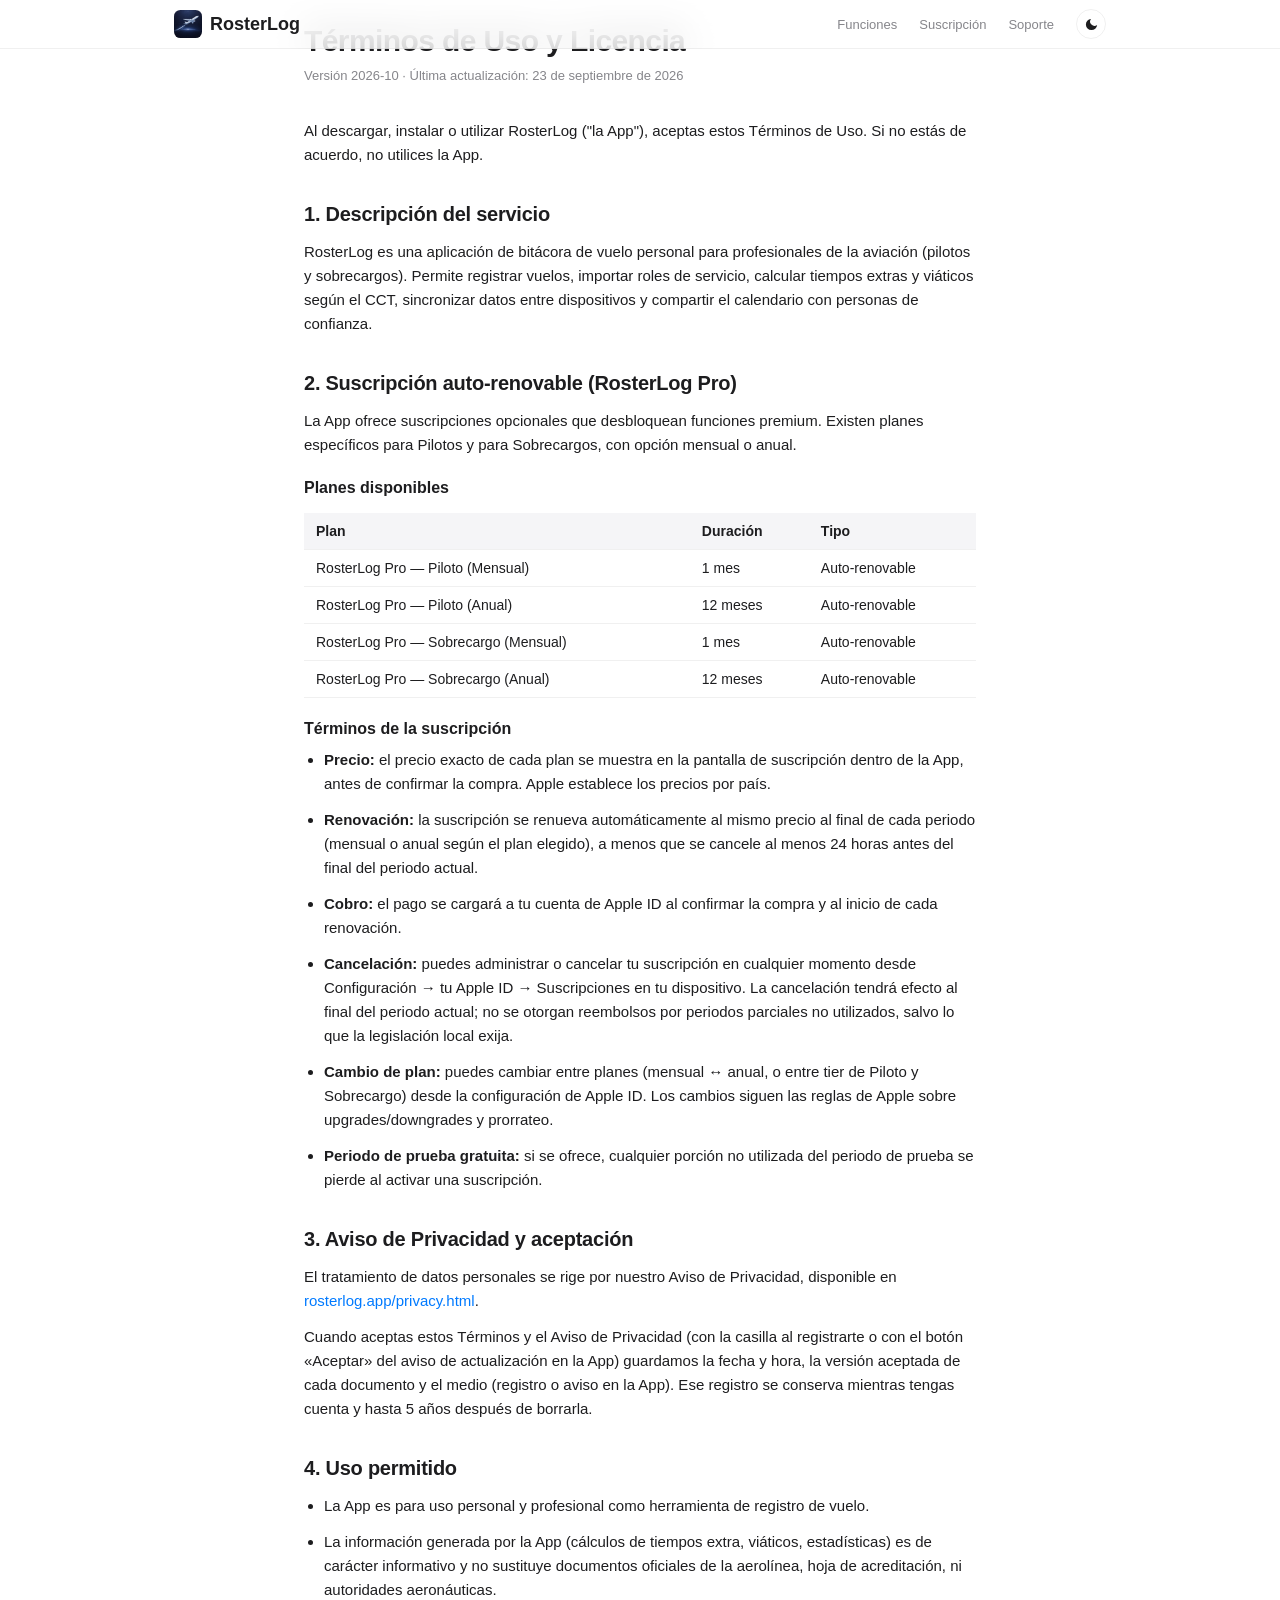
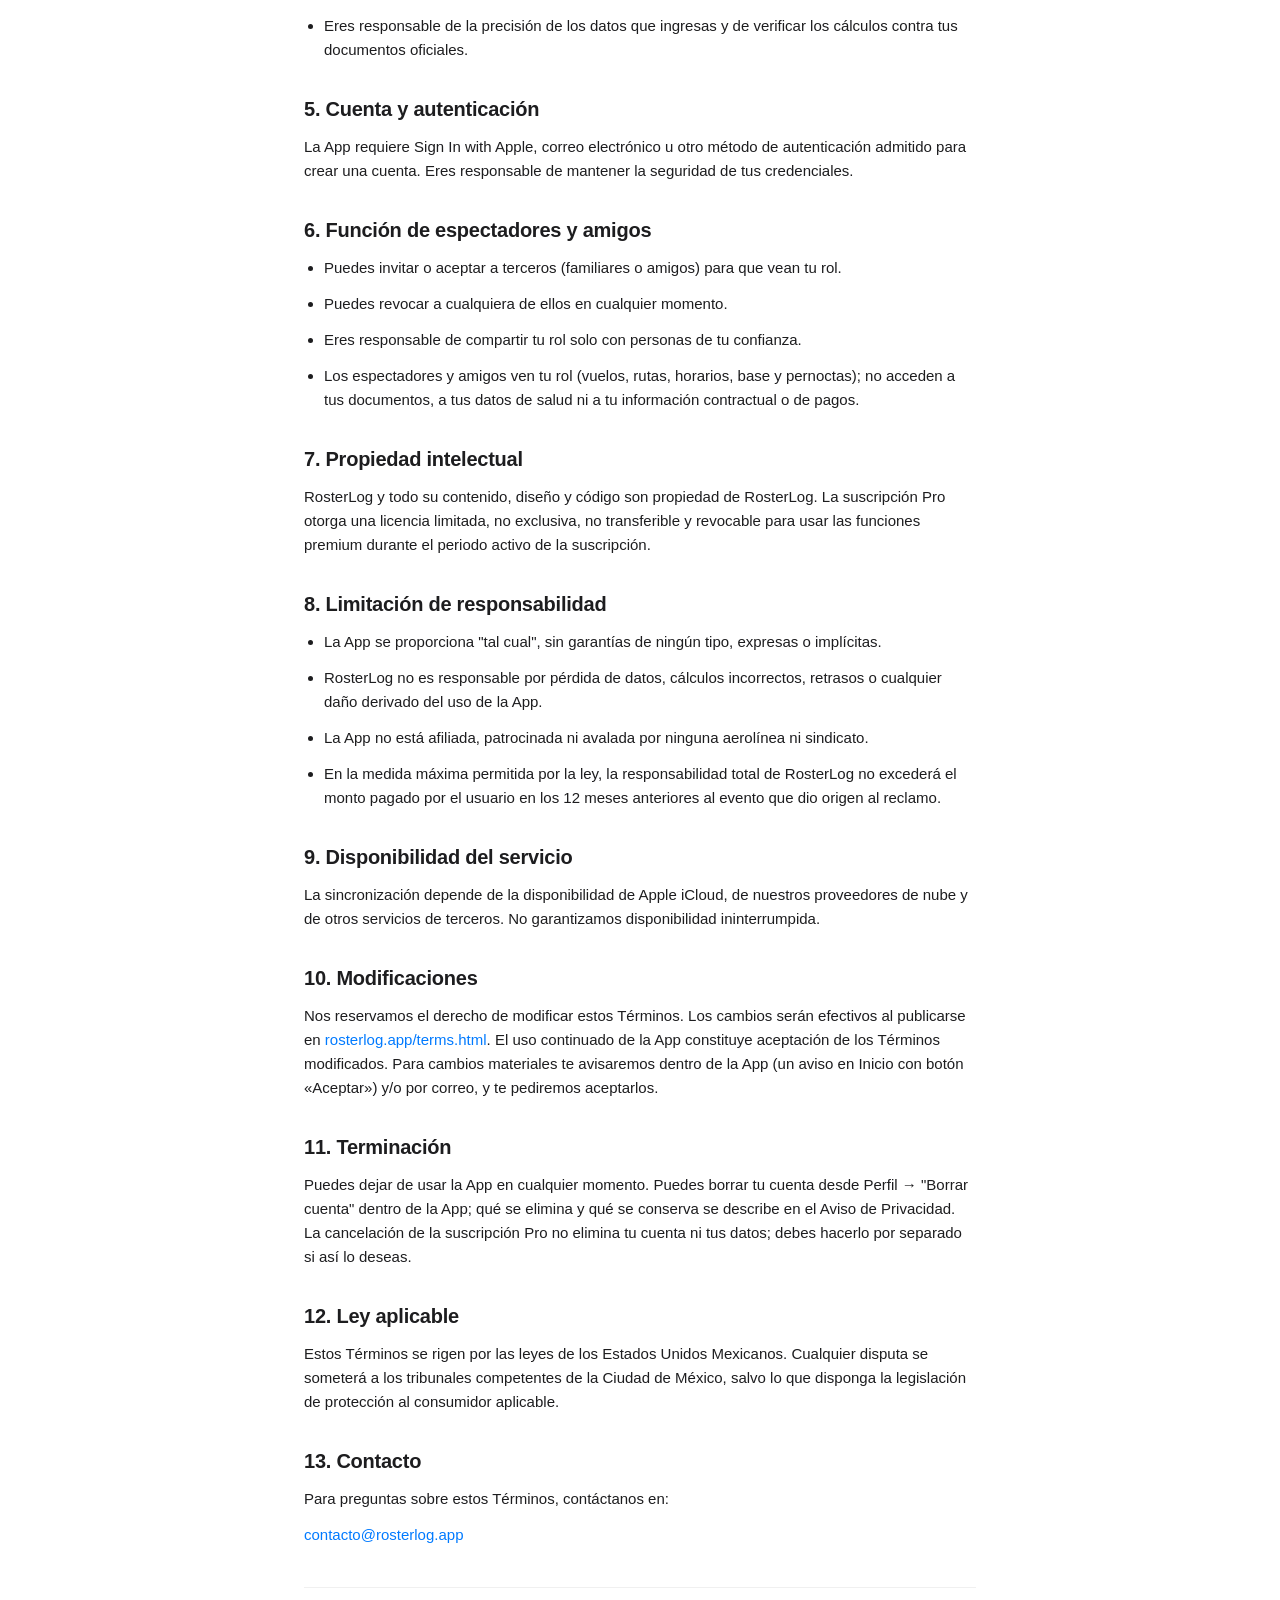
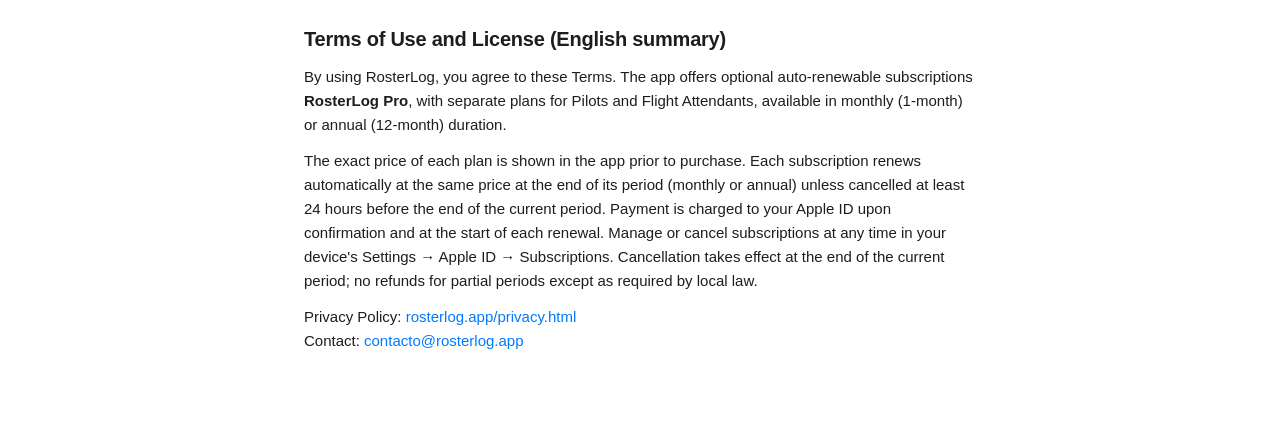
<file: terms-2026-10.html>
<!DOCTYPE html>
<html lang="es">
<head>
    <meta charset="UTF-8">
    <meta name="viewport" content="width=device-width, initial-scale=1.0">
    <meta name="robots" content="noindex">
    <title>RosterLog — Términos de Uso y Licencia</title>
    <link rel="icon" href="/favicon.ico" sizes="any">
    <link rel="icon" type="image/png" sizes="48x48" href="/assets/favicon-48.png">
    <link rel="apple-touch-icon" href="/assets/apple-touch-icon.png">
    <link rel="stylesheet" href="assets/shared.css">
    <style>
        body.terms-body main { max-width: 720px; margin: 0 auto; padding: 24px 24px 80px; }
        body.terms-body h1 { font-size: 30px; margin-bottom: 8px; letter-spacing: -0.02em; font-weight: 600; }
        body.terms-body h2 { font-size: 20px; margin-top: 36px; margin-bottom: 14px; letter-spacing: -0.012em; font-weight: 600; }
        body.terms-body h3 { font-size: 16px; margin-top: 22px; margin-bottom: 10px; font-weight: 600; }
        body.terms-body p, body.terms-body li { font-size: 15px; color: var(--text); line-height: 1.6; margin-bottom: 12px; }
        body.terms-body ul { padding-left: 20px; }
        body.terms-body .date { font-size: 13px; color: var(--text-secondary); margin-bottom: 32px; }
        body.terms-body a { color: var(--accent); text-decoration: none; }
        body.terms-body .divider { border: none; border-top: 1px solid var(--border); margin: 40px 0; }
        body.terms-body table { width: 100%; border-collapse: collapse; margin: 16px 0; font-size: 14px; }
        body.terms-body th, body.terms-body td { text-align: left; padding: 10px 12px; border-bottom: 1px solid var(--border); }
        body.terms-body th { background: var(--bg-alt); font-weight: 600; }
    </style>
</head>
<body class="terms-body">

<nav class="site-nav">
    <div class="container">
        <a href="/" class="logo"><img src="/assets/app-icon.webp" width="28" height="28" alt="">RosterLog</a>
        <div class="nav-links">
            <a href="/#features">Funciones</a>
            <a href="/billing.html">Suscripción</a>
            <a href="/support.html">Soporte</a>
            <button class="theme-toggle" type="button" aria-label="Cambiar tema">
                <svg class="icon-moon" viewBox="0 0 24 24"><path d="M21 12.79A9 9 0 1 1 11.21 3 7 7 0 0 0 21 12.79z"/></svg>
                <svg class="icon-sun" viewBox="0 0 24 24"><path d="M12 4.5a1 1 0 0 1-1-1v-1a1 1 0 1 1 2 0v1a1 1 0 0 1-1 1zm0 17a1 1 0 0 1-1-1v-1a1 1 0 1 1 2 0v1a1 1 0 0 1-1 1zm8.5-8.5a1 1 0 0 1 0-2h1a1 1 0 1 1 0 2h-1zm-17 0a1 1 0 0 1 0-2h1a1 1 0 1 1 0 2h-1zm14.04-6.04a1 1 0 0 1 0-1.41l.7-.71a1 1 0 1 1 1.42 1.41l-.71.71a1 1 0 0 1-1.41 0zm-12.08 12.08a1 1 0 0 1 0-1.41l.71-.71a1 1 0 1 1 1.41 1.41l-.7.71a1 1 0 0 1-1.42 0zm12.08 0a1 1 0 0 1-1.41 0l-.71-.7a1 1 0 1 1 1.41-1.42l.71.71a1 1 0 0 1 0 1.41zm-12.08-12.08a1 1 0 0 1-1.42 0l-.7-.71A1 1 0 1 1 4.17 4.33l.71.7a1 1 0 0 1 0 1.42zM12 7a5 5 0 1 0 0 10 5 5 0 0 0 0-10z"/></svg>
            </button>
        </div>
    </div>
</nav>

<main>
    <h1>Términos de Uso y Licencia</h1>
    <p class="date">Versión 2026-10 · Última actualización: 23 de septiembre de 2026</p>

    <p>Al descargar, instalar o utilizar RosterLog ("la App"), aceptas estos Términos de Uso. Si no estás de acuerdo, no utilices la App.</p>

    <h2>1. Descripción del servicio</h2>
    <p>RosterLog es una aplicación de bitácora de vuelo personal para profesionales de la aviación (pilotos y sobrecargos). Permite registrar vuelos, importar roles de servicio, calcular tiempos extras y viáticos según el CCT, sincronizar datos entre dispositivos y compartir el calendario con personas de confianza.</p>

    <h2>2. Suscripción auto-renovable (RosterLog Pro)</h2>
    <p>La App ofrece suscripciones opcionales que desbloquean funciones premium. Existen planes específicos para Pilotos y para Sobrecargos, con opción mensual o anual.</p>

    <h3>Planes disponibles</h3>
    <table>
        <thead>
            <tr>
                <th>Plan</th>
                <th>Duración</th>
                <th>Tipo</th>
            </tr>
        </thead>
        <tbody>
            <tr>
                <td>RosterLog Pro — Piloto (Mensual)</td>
                <td>1 mes</td>
                <td>Auto-renovable</td>
            </tr>
            <tr>
                <td>RosterLog Pro — Piloto (Anual)</td>
                <td>12 meses</td>
                <td>Auto-renovable</td>
            </tr>
            <tr>
                <td>RosterLog Pro — Sobrecargo (Mensual)</td>
                <td>1 mes</td>
                <td>Auto-renovable</td>
            </tr>
            <tr>
                <td>RosterLog Pro — Sobrecargo (Anual)</td>
                <td>12 meses</td>
                <td>Auto-renovable</td>
            </tr>
        </tbody>
    </table>

    <h3>Términos de la suscripción</h3>
    <ul>
        <li><strong>Precio:</strong> el precio exacto de cada plan se muestra en la pantalla de suscripción dentro de la App, antes de confirmar la compra. Apple establece los precios por país.</li>
        <li><strong>Renovación:</strong> la suscripción se renueva automáticamente al mismo precio al final de cada periodo (mensual o anual según el plan elegido), a menos que se cancele al menos 24 horas antes del final del periodo actual.</li>
        <li><strong>Cobro:</strong> el pago se cargará a tu cuenta de Apple ID al confirmar la compra y al inicio de cada renovación.</li>
        <li><strong>Cancelación:</strong> puedes administrar o cancelar tu suscripción en cualquier momento desde Configuración → tu Apple ID → Suscripciones en tu dispositivo. La cancelación tendrá efecto al final del periodo actual; no se otorgan reembolsos por periodos parciales no utilizados, salvo lo que la legislación local exija.</li>
        <li><strong>Cambio de plan:</strong> puedes cambiar entre planes (mensual ↔ anual, o entre tier de Piloto y Sobrecargo) desde la configuración de Apple ID. Los cambios siguen las reglas de Apple sobre upgrades/downgrades y prorrateo.</li>
        <li><strong>Periodo de prueba gratuita:</strong> si se ofrece, cualquier porción no utilizada del periodo de prueba se pierde al activar una suscripción.</li>
    </ul>

    <h2>3. Aviso de Privacidad y aceptación</h2>
    <p>El tratamiento de datos personales se rige por nuestro Aviso de Privacidad, disponible en <a href="https://rosterlog.app/privacy.html">rosterlog.app/privacy.html</a>.</p>
    <p>Cuando aceptas estos Términos y el Aviso de Privacidad (con la casilla al registrarte o con el botón «Aceptar» del aviso de actualización en la App) guardamos la fecha y hora, la versión aceptada de cada documento y el medio (registro o aviso en la App). Ese registro se conserva mientras tengas cuenta y hasta 5 años después de borrarla.</p>

    <h2>4. Uso permitido</h2>
    <ul>
        <li>La App es para uso personal y profesional como herramienta de registro de vuelo.</li>
        <li>La información generada por la App (cálculos de tiempos extra, viáticos, estadísticas) es de carácter informativo y no sustituye documentos oficiales de la aerolínea, hoja de acreditación, ni autoridades aeronáuticas.</li>
        <li>Eres responsable de la precisión de los datos que ingresas y de verificar los cálculos contra tus documentos oficiales.</li>
    </ul>

    <h2>5. Cuenta y autenticación</h2>
    <p>La App requiere Sign In with Apple, correo electrónico u otro método de autenticación admitido para crear una cuenta. Eres responsable de mantener la seguridad de tus credenciales.</p>

    <h2>6. Función de espectadores y amigos</h2>
    <ul>
        <li>Puedes invitar o aceptar a terceros (familiares o amigos) para que vean tu rol.</li>
        <li>Puedes revocar a cualquiera de ellos en cualquier momento.</li>
        <li>Eres responsable de compartir tu rol solo con personas de tu confianza.</li>
        <li>Los espectadores y amigos ven tu rol (vuelos, rutas, horarios, base y pernoctas); no acceden a tus documentos, a tus datos de salud ni a tu información contractual o de pagos.</li>
    </ul>

    <h2>7. Propiedad intelectual</h2>
    <p>RosterLog y todo su contenido, diseño y código son propiedad de RosterLog. La suscripción Pro otorga una licencia limitada, no exclusiva, no transferible y revocable para usar las funciones premium durante el periodo activo de la suscripción.</p>

    <h2>8. Limitación de responsabilidad</h2>
    <ul>
        <li>La App se proporciona "tal cual", sin garantías de ningún tipo, expresas o implícitas.</li>
        <li>RosterLog no es responsable por pérdida de datos, cálculos incorrectos, retrasos o cualquier daño derivado del uso de la App.</li>
        <li>La App no está afiliada, patrocinada ni avalada por ninguna aerolínea ni sindicato.</li>
        <li>En la medida máxima permitida por la ley, la responsabilidad total de RosterLog no excederá el monto pagado por el usuario en los 12 meses anteriores al evento que dio origen al reclamo.</li>
    </ul>

    <h2>9. Disponibilidad del servicio</h2>
    <p>La sincronización depende de la disponibilidad de Apple iCloud, de nuestros proveedores de nube y de otros servicios de terceros. No garantizamos disponibilidad ininterrumpida.</p>

    <h2>10. Modificaciones</h2>
    <p>Nos reservamos el derecho de modificar estos Términos. Los cambios serán efectivos al publicarse en <a href="https://rosterlog.app/terms.html">rosterlog.app/terms.html</a>. El uso continuado de la App constituye aceptación de los Términos modificados. Para cambios materiales te avisaremos dentro de la App (un aviso en Inicio con botón «Aceptar») y/o por correo, y te pediremos aceptarlos.</p>

    <h2>11. Terminación</h2>
    <p>Puedes dejar de usar la App en cualquier momento. Puedes borrar tu cuenta desde Perfil → "Borrar cuenta" dentro de la App; qué se elimina y qué se conserva se describe en el Aviso de Privacidad. La cancelación de la suscripción Pro no elimina tu cuenta ni tus datos; debes hacerlo por separado si así lo deseas.</p>

    <h2>12. Ley aplicable</h2>
    <p>Estos Términos se rigen por las leyes de los Estados Unidos Mexicanos. Cualquier disputa se someterá a los tribunales competentes de la Ciudad de México, salvo lo que disponga la legislación de protección al consumidor aplicable.</p>

    <h2>13. Contacto</h2>
    <p>Para preguntas sobre estos Términos, contáctanos en:</p>
    <p><a href="mailto:contacto@rosterlog.app">contacto@rosterlog.app</a></p>

    <hr class="divider">

    <h2>Terms of Use and License (English summary)</h2>
    <p>By using RosterLog, you agree to these Terms. The app offers optional auto-renewable subscriptions <strong>RosterLog Pro</strong>, with separate plans for Pilots and Flight Attendants, available in monthly (1-month) or annual (12-month) duration.</p>
    <p>The exact price of each plan is shown in the app prior to purchase. Each subscription renews automatically at the same price at the end of its period (monthly or annual) unless cancelled at least 24 hours before the end of the current period. Payment is charged to your Apple ID upon confirmation and at the start of each renewal. Manage or cancel subscriptions at any time in your device's Settings → Apple ID → Subscriptions. Cancellation takes effect at the end of the current period; no refunds for partial periods except as required by local law.</p>
    <p>Privacy Policy: <a href="https://rosterlog.app/privacy.html">rosterlog.app/privacy.html</a><br>
    Contact: <a href="mailto:contacto@rosterlog.app">contacto@rosterlog.app</a></p>
</main>
<script src="assets/theme.js"></script>
</body>
</html>
</file>
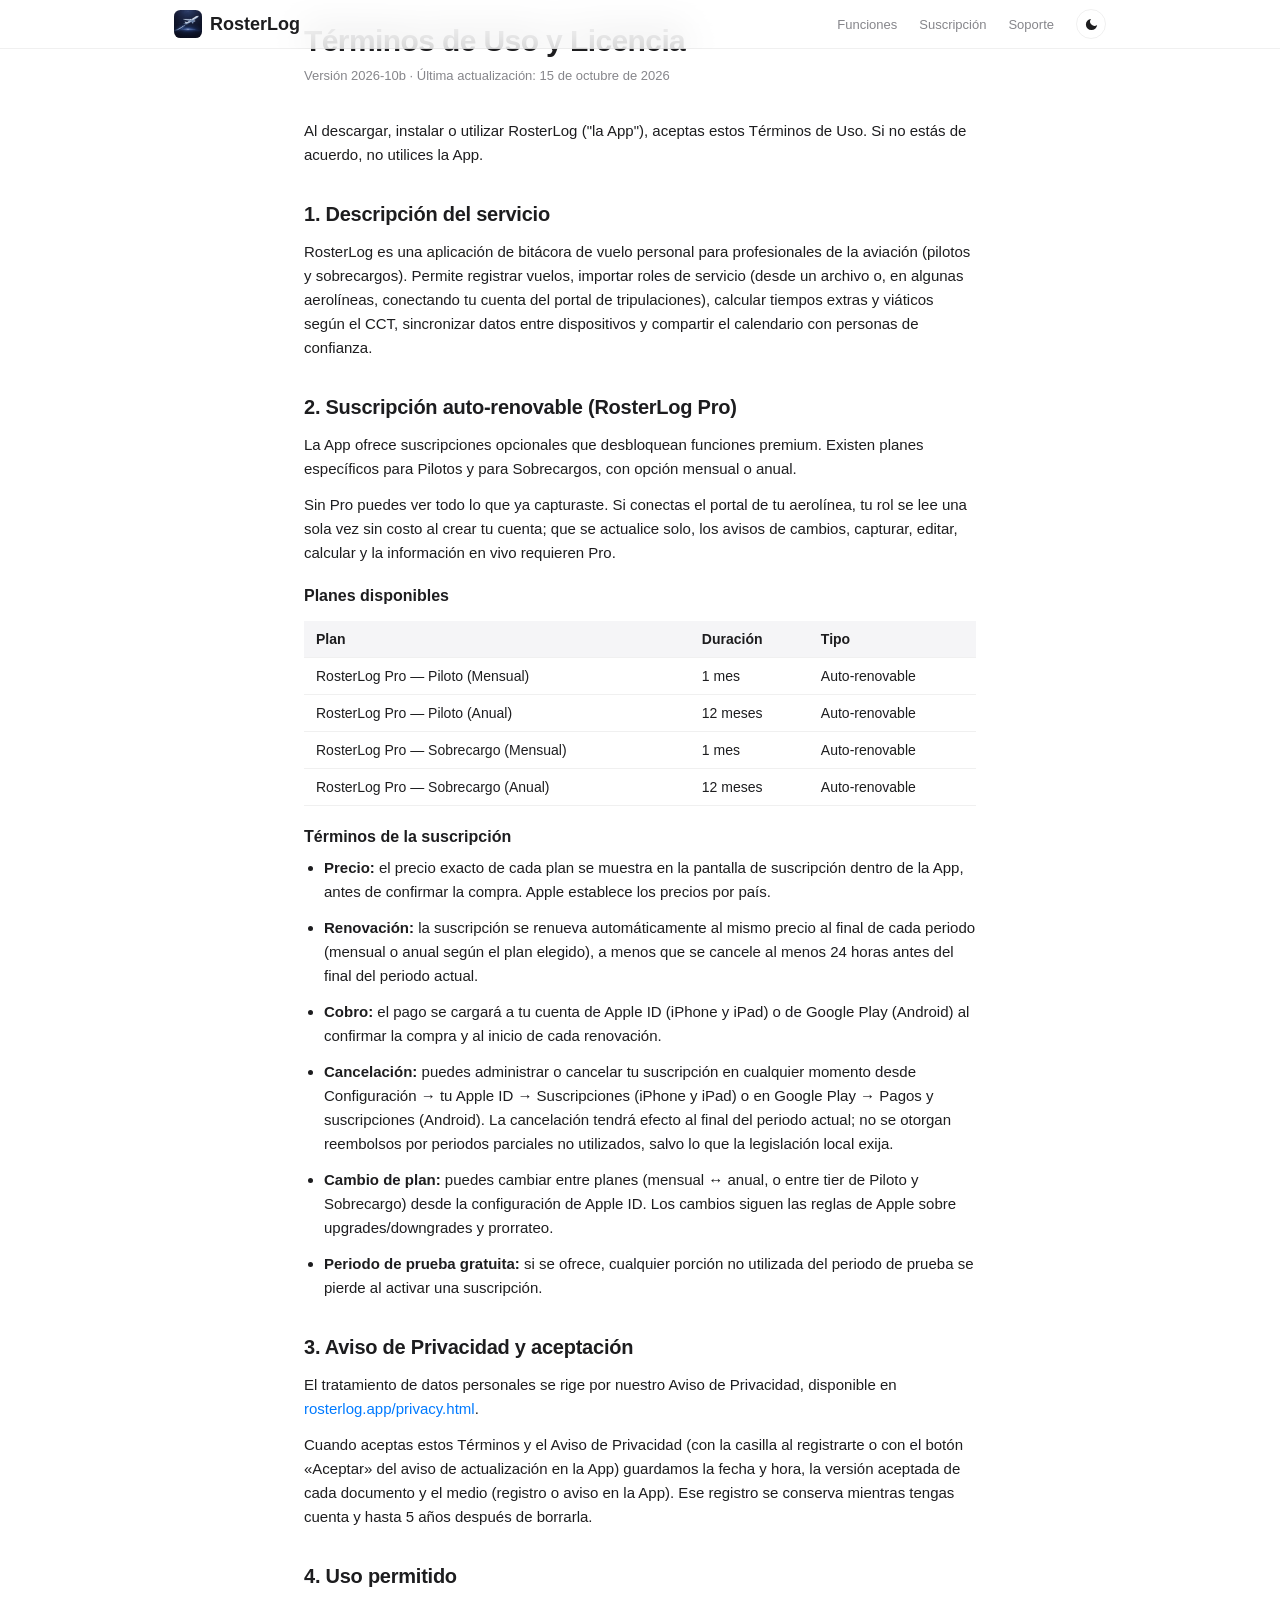
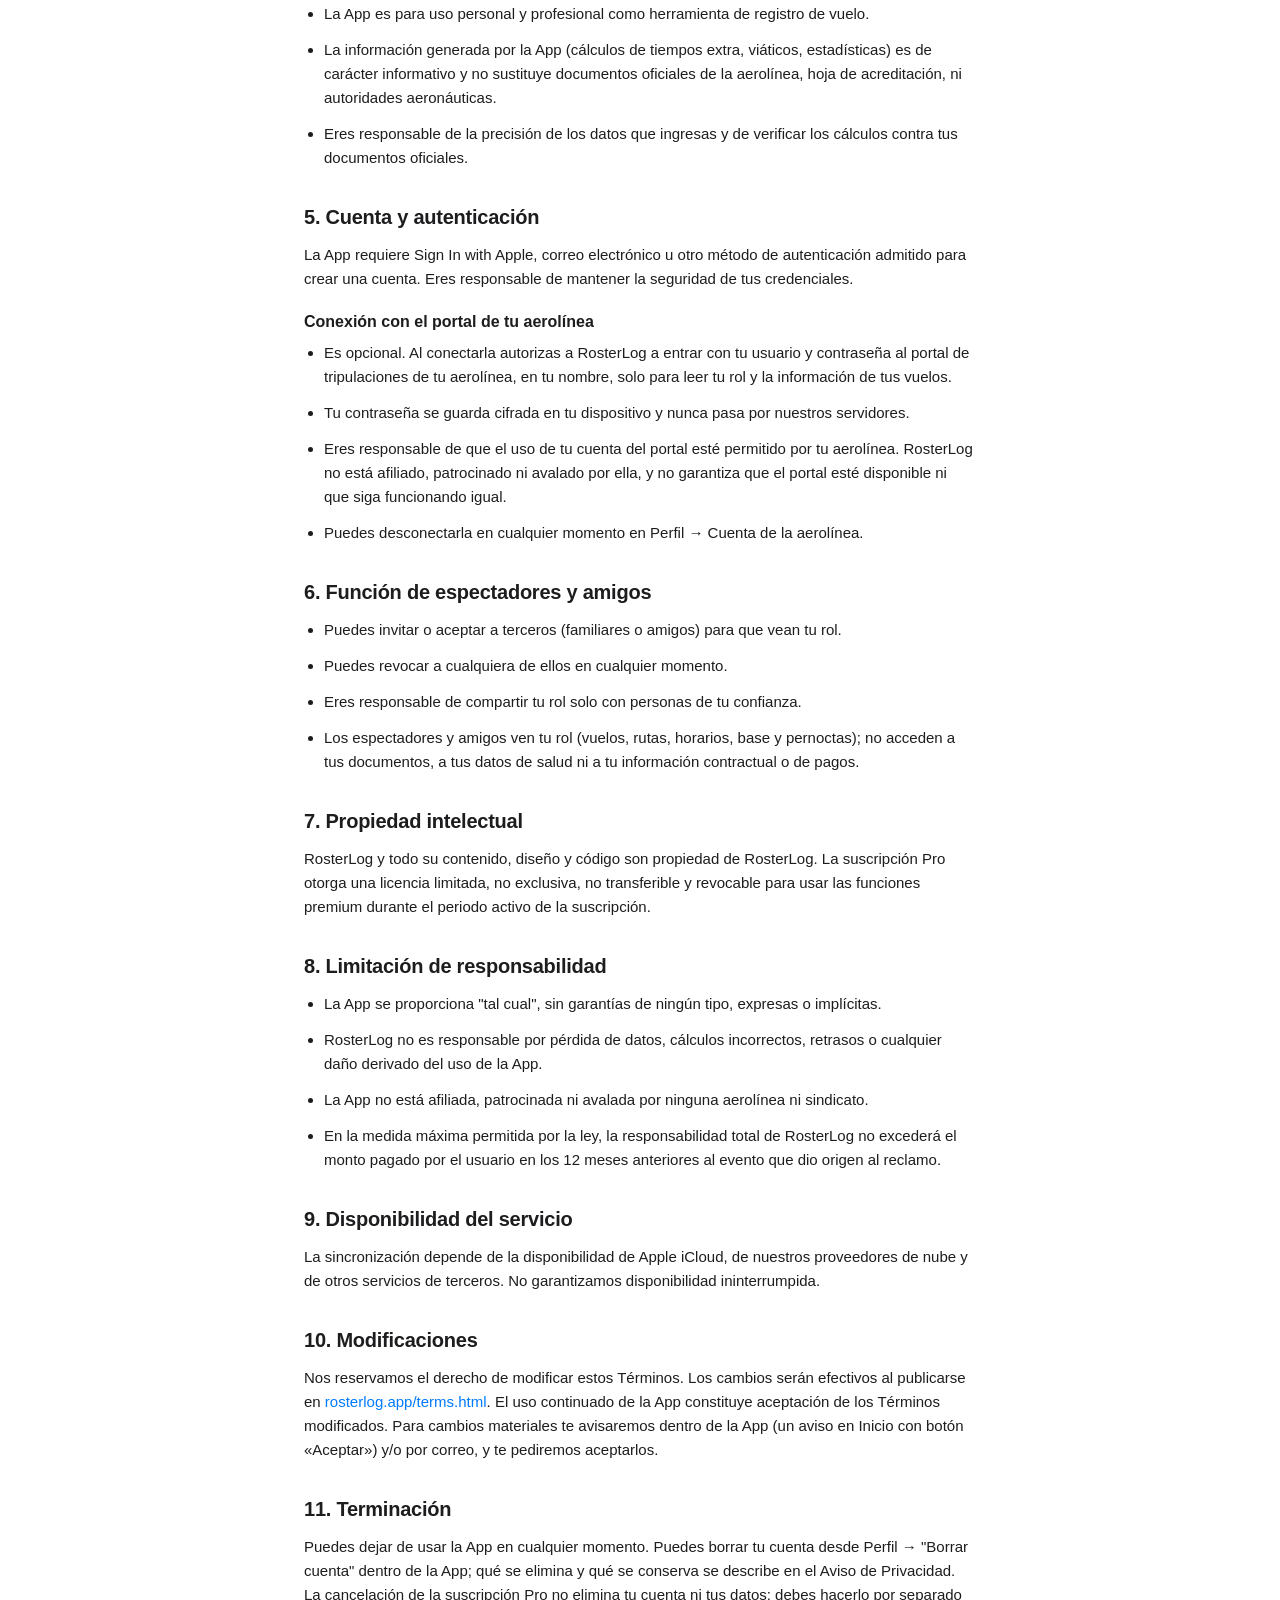
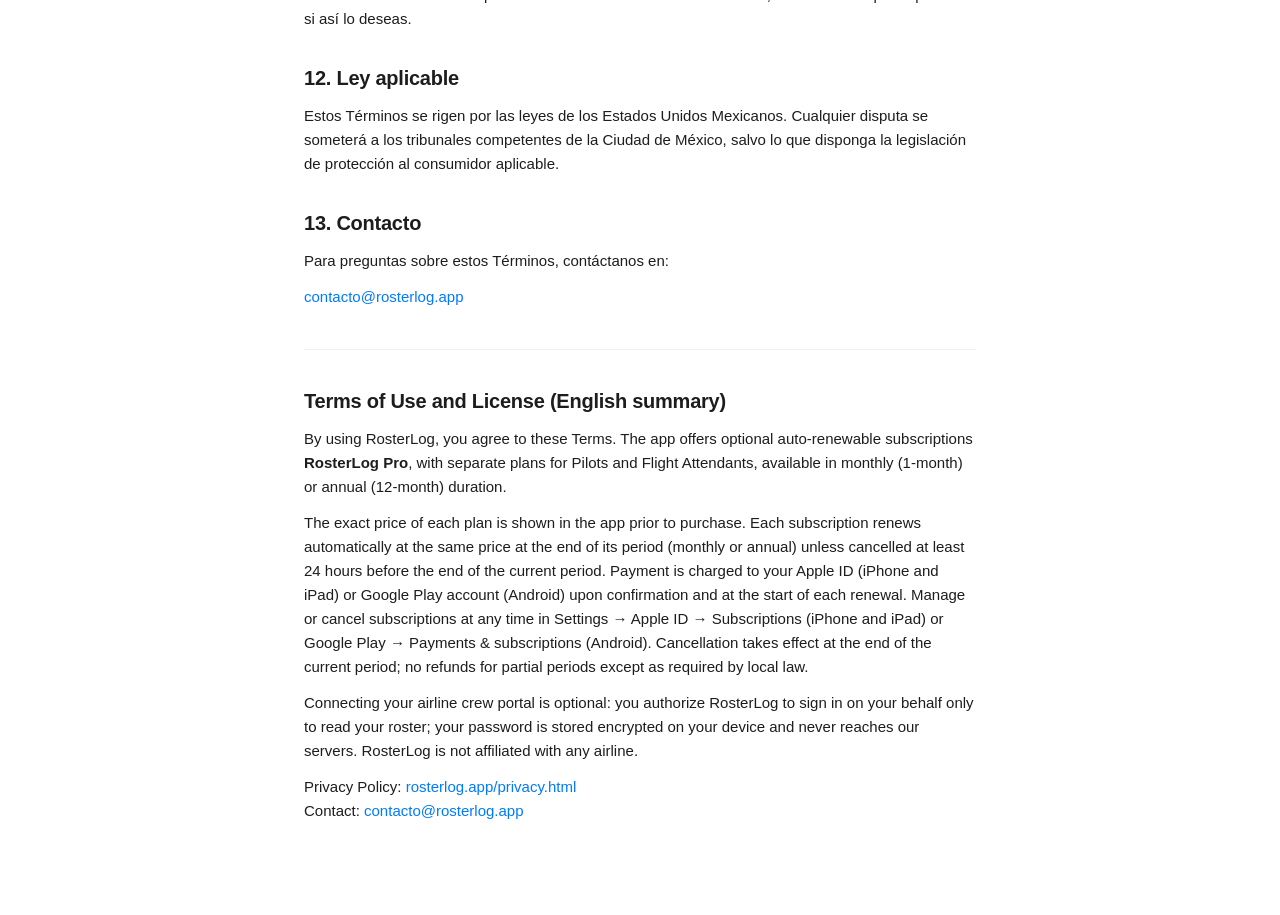
<file: terms-2026-10b.html>
<!DOCTYPE html>
<html lang="es">
<head>
    <meta charset="UTF-8">
    <meta name="robots" content="noindex">
    <meta name="viewport" content="width=device-width, initial-scale=1.0">
    <title>RosterLog — Términos de Uso y Licencia</title>
    <link rel="icon" href="/favicon.ico" sizes="any">
    <link rel="icon" type="image/png" sizes="48x48" href="/assets/favicon-48.png">
    <link rel="apple-touch-icon" href="/assets/apple-touch-icon.png">
    <link rel="stylesheet" href="assets/shared.css">
    <style>
        body.terms-body main { max-width: 720px; margin: 0 auto; padding: 24px 24px 80px; }
        body.terms-body h1 { font-size: 30px; margin-bottom: 8px; letter-spacing: -0.02em; font-weight: 600; }
        body.terms-body h2 { font-size: 20px; margin-top: 36px; margin-bottom: 14px; letter-spacing: -0.012em; font-weight: 600; }
        body.terms-body h3 { font-size: 16px; margin-top: 22px; margin-bottom: 10px; font-weight: 600; }
        body.terms-body p, body.terms-body li { font-size: 15px; color: var(--text); line-height: 1.6; margin-bottom: 12px; }
        body.terms-body ul { padding-left: 20px; }
        body.terms-body .date { font-size: 13px; color: var(--text-secondary); margin-bottom: 32px; }
        body.terms-body a { color: var(--accent); text-decoration: none; }
        body.terms-body .divider { border: none; border-top: 1px solid var(--border); margin: 40px 0; }
        body.terms-body table { width: 100%; border-collapse: collapse; margin: 16px 0; font-size: 14px; }
        body.terms-body th, body.terms-body td { text-align: left; padding: 10px 12px; border-bottom: 1px solid var(--border); }
        body.terms-body th { background: var(--bg-alt); font-weight: 600; }
    </style>
</head>
<body class="terms-body">

<nav class="site-nav">
    <div class="container">
        <a href="/" class="logo"><img src="/assets/app-icon.webp" width="28" height="28" alt="">RosterLog</a>
        <div class="nav-links">
            <a href="/#features">Funciones</a>
            <a href="/billing.html">Suscripción</a>
            <a href="/support.html">Soporte</a>
            <button class="theme-toggle" type="button" aria-label="Cambiar tema">
                <svg class="icon-moon" viewBox="0 0 24 24"><path d="M21 12.79A9 9 0 1 1 11.21 3 7 7 0 0 0 21 12.79z"/></svg>
                <svg class="icon-sun" viewBox="0 0 24 24"><path d="M12 4.5a1 1 0 0 1-1-1v-1a1 1 0 1 1 2 0v1a1 1 0 0 1-1 1zm0 17a1 1 0 0 1-1-1v-1a1 1 0 1 1 2 0v1a1 1 0 0 1-1 1zm8.5-8.5a1 1 0 0 1 0-2h1a1 1 0 1 1 0 2h-1zm-17 0a1 1 0 0 1 0-2h1a1 1 0 1 1 0 2h-1zm14.04-6.04a1 1 0 0 1 0-1.41l.7-.71a1 1 0 1 1 1.42 1.41l-.71.71a1 1 0 0 1-1.41 0zm-12.08 12.08a1 1 0 0 1 0-1.41l.71-.71a1 1 0 1 1 1.41 1.41l-.7.71a1 1 0 0 1-1.42 0zm12.08 0a1 1 0 0 1-1.41 0l-.71-.7a1 1 0 1 1 1.41-1.42l.71.71a1 1 0 0 1 0 1.41zm-12.08-12.08a1 1 0 0 1-1.42 0l-.7-.71A1 1 0 1 1 4.17 4.33l.71.7a1 1 0 0 1 0 1.42zM12 7a5 5 0 1 0 0 10 5 5 0 0 0 0-10z"/></svg>
            </button>
        </div>
    </div>
</nav>

<main>
    <h1>Términos de Uso y Licencia</h1>
    <p class="date">Versión 2026-10b · Última actualización: 15 de octubre de 2026</p>

    <p>Al descargar, instalar o utilizar RosterLog ("la App"), aceptas estos Términos de Uso. Si no estás de acuerdo, no utilices la App.</p>

    <h2>1. Descripción del servicio</h2>
    <p>RosterLog es una aplicación de bitácora de vuelo personal para profesionales de la aviación (pilotos y sobrecargos). Permite registrar vuelos, importar roles de servicio (desde un archivo o, en algunas aerolíneas, conectando tu cuenta del portal de tripulaciones), calcular tiempos extras y viáticos según el CCT, sincronizar datos entre dispositivos y compartir el calendario con personas de confianza.</p>

    <h2>2. Suscripción auto-renovable (RosterLog Pro)</h2>
    <p>La App ofrece suscripciones opcionales que desbloquean funciones premium. Existen planes específicos para Pilotos y para Sobrecargos, con opción mensual o anual.</p>
    <p>Sin Pro puedes ver todo lo que ya capturaste. Si conectas el portal de tu aerolínea, tu rol se lee una sola vez sin costo al crear tu cuenta; que se actualice solo, los avisos de cambios, capturar, editar, calcular y la información en vivo requieren Pro.</p>

    <h3>Planes disponibles</h3>
    <table>
        <thead>
            <tr>
                <th>Plan</th>
                <th>Duración</th>
                <th>Tipo</th>
            </tr>
        </thead>
        <tbody>
            <tr>
                <td>RosterLog Pro — Piloto (Mensual)</td>
                <td>1 mes</td>
                <td>Auto-renovable</td>
            </tr>
            <tr>
                <td>RosterLog Pro — Piloto (Anual)</td>
                <td>12 meses</td>
                <td>Auto-renovable</td>
            </tr>
            <tr>
                <td>RosterLog Pro — Sobrecargo (Mensual)</td>
                <td>1 mes</td>
                <td>Auto-renovable</td>
            </tr>
            <tr>
                <td>RosterLog Pro — Sobrecargo (Anual)</td>
                <td>12 meses</td>
                <td>Auto-renovable</td>
            </tr>
        </tbody>
    </table>

    <h3>Términos de la suscripción</h3>
    <ul>
        <li><strong>Precio:</strong> el precio exacto de cada plan se muestra en la pantalla de suscripción dentro de la App, antes de confirmar la compra. Apple establece los precios por país.</li>
        <li><strong>Renovación:</strong> la suscripción se renueva automáticamente al mismo precio al final de cada periodo (mensual o anual según el plan elegido), a menos que se cancele al menos 24 horas antes del final del periodo actual.</li>
        <li><strong>Cobro:</strong> el pago se cargará a tu cuenta de Apple ID (iPhone y iPad) o de Google Play (Android) al confirmar la compra y al inicio de cada renovación.</li>
        <li><strong>Cancelación:</strong> puedes administrar o cancelar tu suscripción en cualquier momento desde Configuración → tu Apple ID → Suscripciones (iPhone y iPad) o en Google Play → Pagos y suscripciones (Android). La cancelación tendrá efecto al final del periodo actual; no se otorgan reembolsos por periodos parciales no utilizados, salvo lo que la legislación local exija.</li>
        <li><strong>Cambio de plan:</strong> puedes cambiar entre planes (mensual ↔ anual, o entre tier de Piloto y Sobrecargo) desde la configuración de Apple ID. Los cambios siguen las reglas de Apple sobre upgrades/downgrades y prorrateo.</li>
        <li><strong>Periodo de prueba gratuita:</strong> si se ofrece, cualquier porción no utilizada del periodo de prueba se pierde al activar una suscripción.</li>
    </ul>

    <h2>3. Aviso de Privacidad y aceptación</h2>
    <p>El tratamiento de datos personales se rige por nuestro Aviso de Privacidad, disponible en <a href="https://rosterlog.app/privacy.html">rosterlog.app/privacy.html</a>.</p>
    <p>Cuando aceptas estos Términos y el Aviso de Privacidad (con la casilla al registrarte o con el botón «Aceptar» del aviso de actualización en la App) guardamos la fecha y hora, la versión aceptada de cada documento y el medio (registro o aviso en la App). Ese registro se conserva mientras tengas cuenta y hasta 5 años después de borrarla.</p>

    <h2>4. Uso permitido</h2>
    <ul>
        <li>La App es para uso personal y profesional como herramienta de registro de vuelo.</li>
        <li>La información generada por la App (cálculos de tiempos extra, viáticos, estadísticas) es de carácter informativo y no sustituye documentos oficiales de la aerolínea, hoja de acreditación, ni autoridades aeronáuticas.</li>
        <li>Eres responsable de la precisión de los datos que ingresas y de verificar los cálculos contra tus documentos oficiales.</li>
    </ul>

    <h2>5. Cuenta y autenticación</h2>
    <p>La App requiere Sign In with Apple, correo electrónico u otro método de autenticación admitido para crear una cuenta. Eres responsable de mantener la seguridad de tus credenciales.</p>

    <h3>Conexión con el portal de tu aerolínea</h3>
    <ul>
        <li>Es opcional. Al conectarla autorizas a RosterLog a entrar con tu usuario y contraseña al portal de tripulaciones de tu aerolínea, en tu nombre, solo para leer tu rol y la información de tus vuelos.</li>
        <li>Tu contraseña se guarda cifrada en tu dispositivo y nunca pasa por nuestros servidores.</li>
        <li>Eres responsable de que el uso de tu cuenta del portal esté permitido por tu aerolínea. RosterLog no está afiliado, patrocinado ni avalado por ella, y no garantiza que el portal esté disponible ni que siga funcionando igual.</li>
        <li>Puedes desconectarla en cualquier momento en Perfil → Cuenta de la aerolínea.</li>
    </ul>

    <h2>6. Función de espectadores y amigos</h2>
    <ul>
        <li>Puedes invitar o aceptar a terceros (familiares o amigos) para que vean tu rol.</li>
        <li>Puedes revocar a cualquiera de ellos en cualquier momento.</li>
        <li>Eres responsable de compartir tu rol solo con personas de tu confianza.</li>
        <li>Los espectadores y amigos ven tu rol (vuelos, rutas, horarios, base y pernoctas); no acceden a tus documentos, a tus datos de salud ni a tu información contractual o de pagos.</li>
    </ul>

    <h2>7. Propiedad intelectual</h2>
    <p>RosterLog y todo su contenido, diseño y código son propiedad de RosterLog. La suscripción Pro otorga una licencia limitada, no exclusiva, no transferible y revocable para usar las funciones premium durante el periodo activo de la suscripción.</p>

    <h2>8. Limitación de responsabilidad</h2>
    <ul>
        <li>La App se proporciona "tal cual", sin garantías de ningún tipo, expresas o implícitas.</li>
        <li>RosterLog no es responsable por pérdida de datos, cálculos incorrectos, retrasos o cualquier daño derivado del uso de la App.</li>
        <li>La App no está afiliada, patrocinada ni avalada por ninguna aerolínea ni sindicato.</li>
        <li>En la medida máxima permitida por la ley, la responsabilidad total de RosterLog no excederá el monto pagado por el usuario en los 12 meses anteriores al evento que dio origen al reclamo.</li>
    </ul>

    <h2>9. Disponibilidad del servicio</h2>
    <p>La sincronización depende de la disponibilidad de Apple iCloud, de nuestros proveedores de nube y de otros servicios de terceros. No garantizamos disponibilidad ininterrumpida.</p>

    <h2>10. Modificaciones</h2>
    <p>Nos reservamos el derecho de modificar estos Términos. Los cambios serán efectivos al publicarse en <a href="https://rosterlog.app/terms.html">rosterlog.app/terms.html</a>. El uso continuado de la App constituye aceptación de los Términos modificados. Para cambios materiales te avisaremos dentro de la App (un aviso en Inicio con botón «Aceptar») y/o por correo, y te pediremos aceptarlos.</p>

    <h2>11. Terminación</h2>
    <p>Puedes dejar de usar la App en cualquier momento. Puedes borrar tu cuenta desde Perfil → "Borrar cuenta" dentro de la App; qué se elimina y qué se conserva se describe en el Aviso de Privacidad. La cancelación de la suscripción Pro no elimina tu cuenta ni tus datos; debes hacerlo por separado si así lo deseas.</p>

    <h2>12. Ley aplicable</h2>
    <p>Estos Términos se rigen por las leyes de los Estados Unidos Mexicanos. Cualquier disputa se someterá a los tribunales competentes de la Ciudad de México, salvo lo que disponga la legislación de protección al consumidor aplicable.</p>

    <h2>13. Contacto</h2>
    <p>Para preguntas sobre estos Términos, contáctanos en:</p>
    <p><a href="mailto:contacto@rosterlog.app">contacto@rosterlog.app</a></p>

    <hr class="divider">

    <h2>Terms of Use and License (English summary)</h2>
    <p>By using RosterLog, you agree to these Terms. The app offers optional auto-renewable subscriptions <strong>RosterLog Pro</strong>, with separate plans for Pilots and Flight Attendants, available in monthly (1-month) or annual (12-month) duration.</p>
    <p>The exact price of each plan is shown in the app prior to purchase. Each subscription renews automatically at the same price at the end of its period (monthly or annual) unless cancelled at least 24 hours before the end of the current period. Payment is charged to your Apple ID (iPhone and iPad) or Google Play account (Android) upon confirmation and at the start of each renewal. Manage or cancel subscriptions at any time in Settings → Apple ID → Subscriptions (iPhone and iPad) or Google Play → Payments &amp; subscriptions (Android). Cancellation takes effect at the end of the current period; no refunds for partial periods except as required by local law.</p>
    <p>Connecting your airline crew portal is optional: you authorize RosterLog to sign in on your behalf only to read your roster; your password is stored encrypted on your device and never reaches our servers. RosterLog is not affiliated with any airline.</p>
    <p>Privacy Policy: <a href="https://rosterlog.app/privacy.html">rosterlog.app/privacy.html</a><br>
    Contact: <a href="mailto:contacto@rosterlog.app">contacto@rosterlog.app</a></p>
</main>
<script src="assets/theme.js"></script>
</body>
</html>
</file>
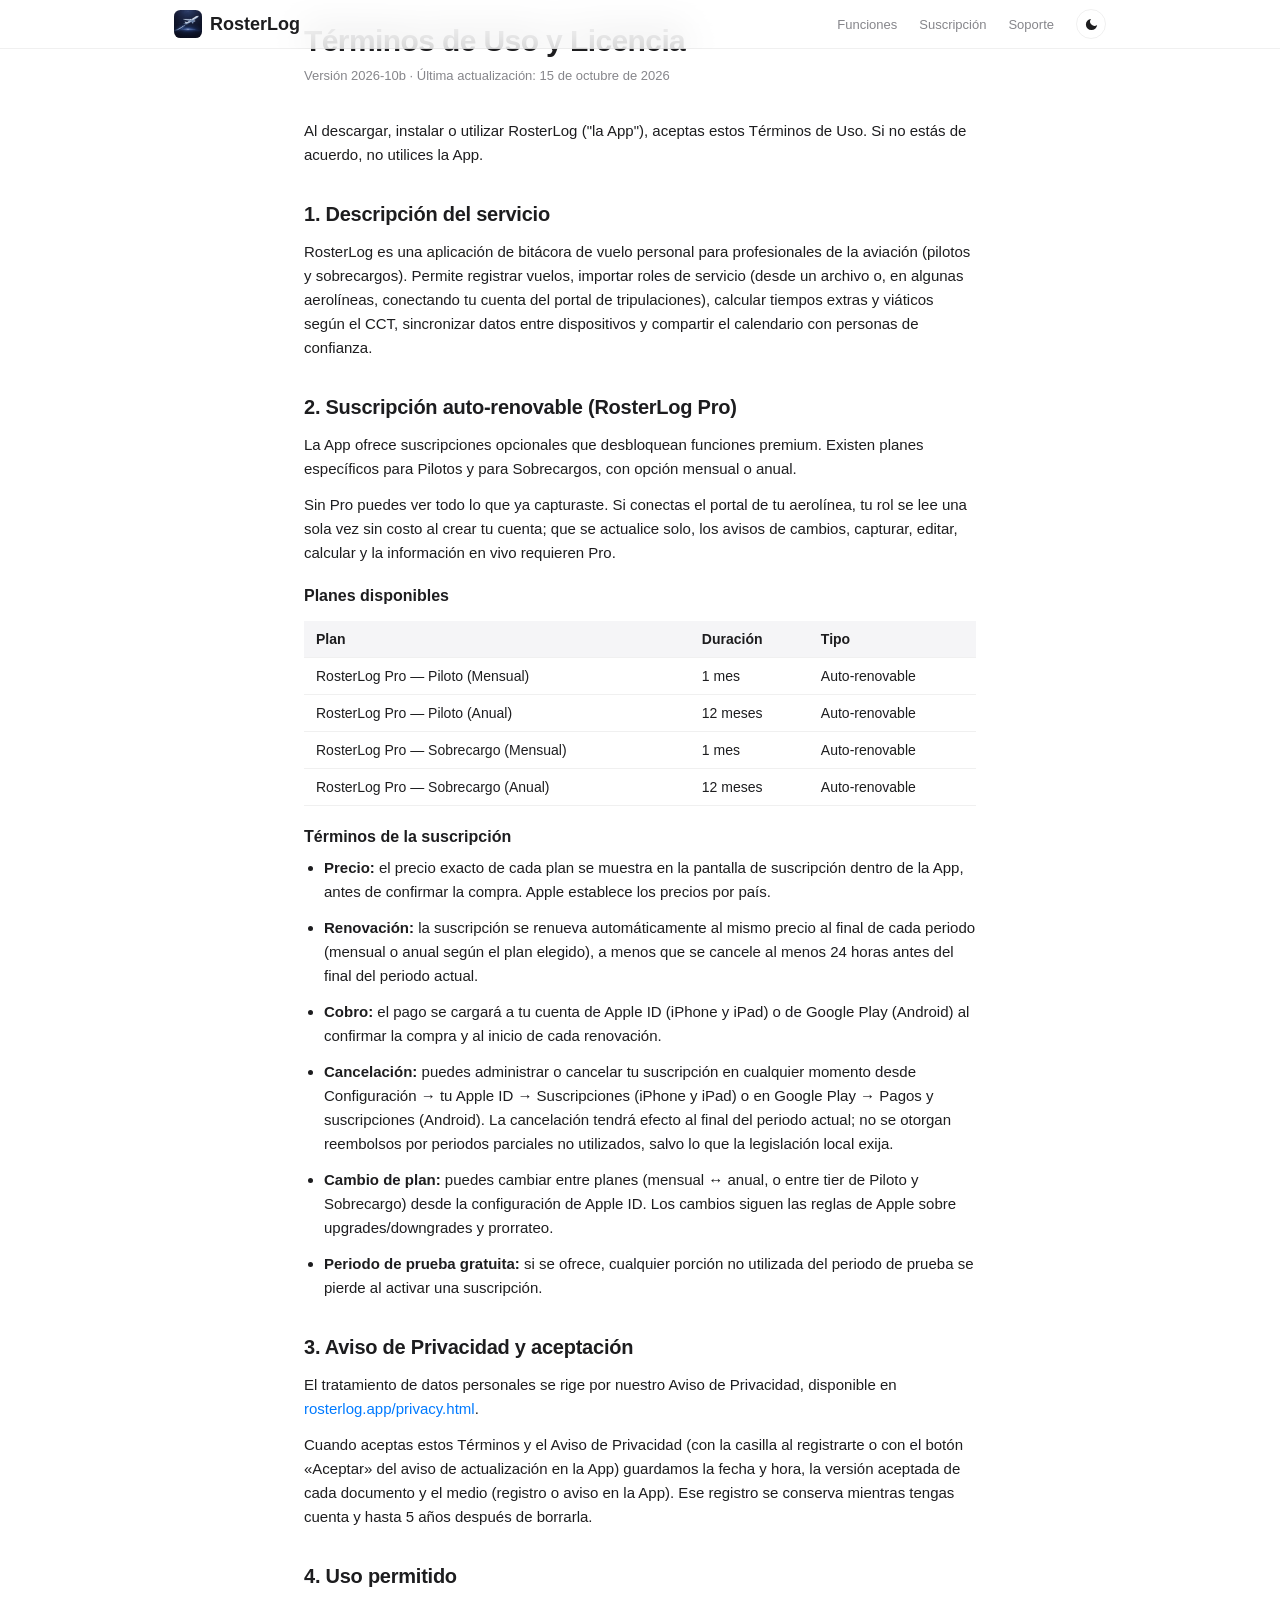
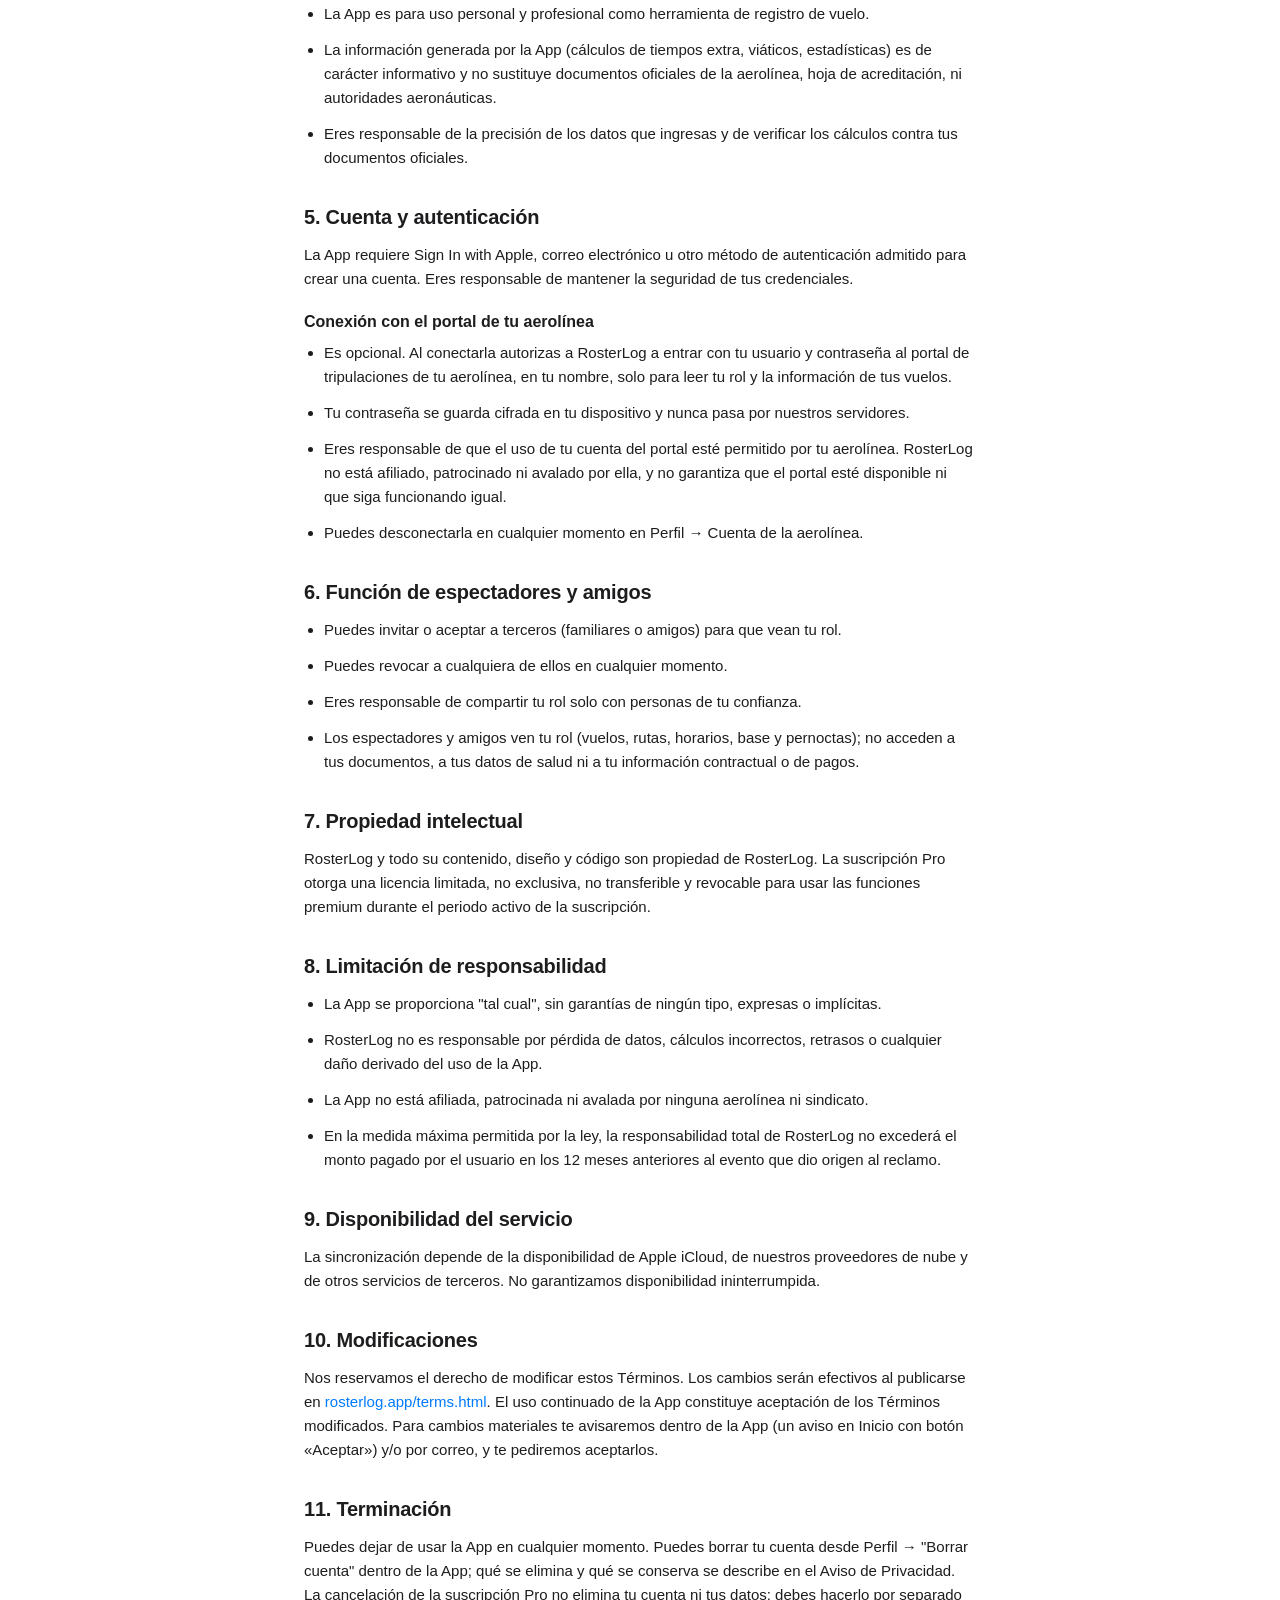
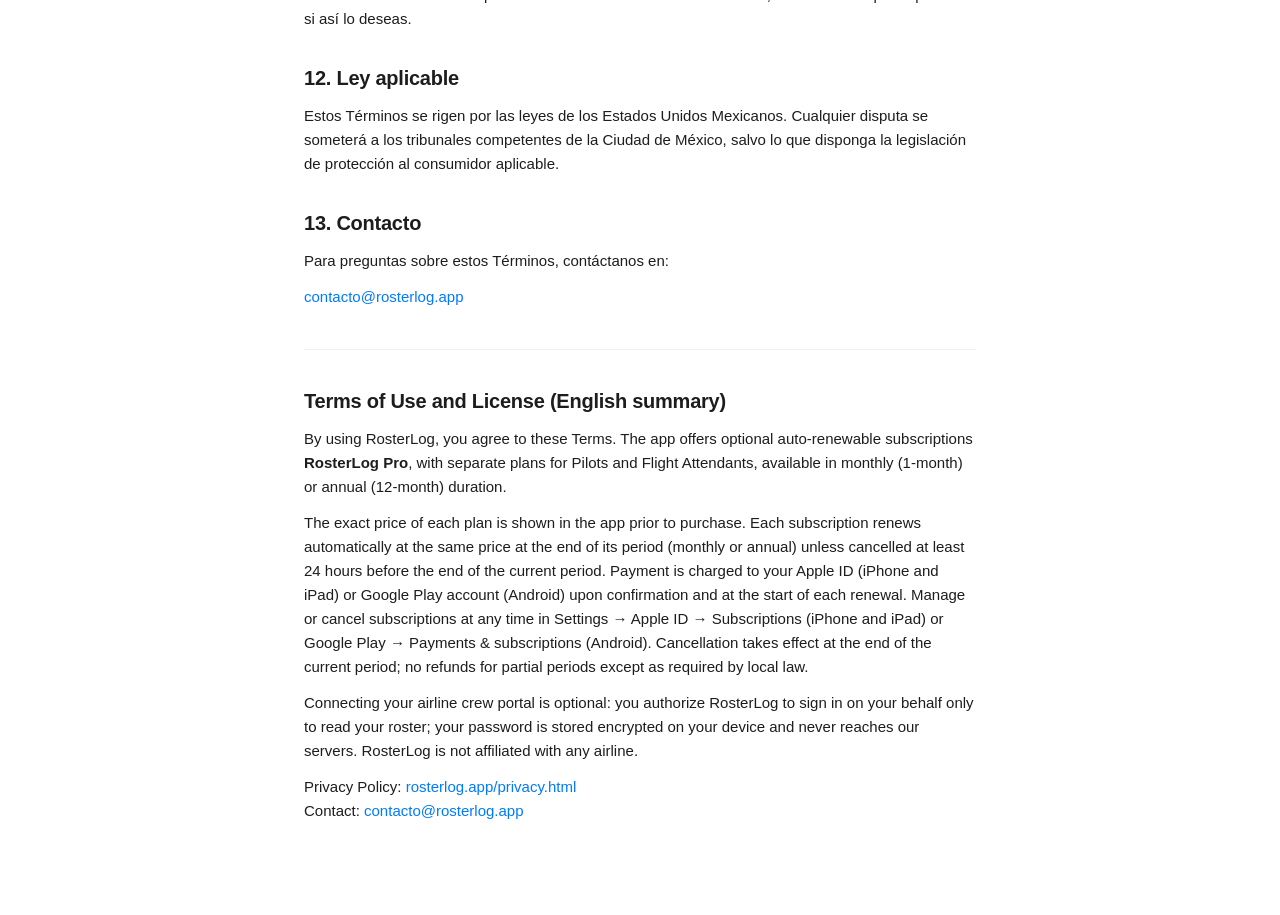
<file: terms.html>
<!DOCTYPE html>
<html lang="es">
<head>
    <meta charset="UTF-8">
    <meta name="viewport" content="width=device-width, initial-scale=1.0">
    <title>RosterLog — Términos de Uso y Licencia</title>
    <link rel="icon" href="/favicon.ico" sizes="any">
    <link rel="icon" type="image/png" sizes="48x48" href="/assets/favicon-48.png">
    <link rel="apple-touch-icon" href="/assets/apple-touch-icon.png">
    <link rel="stylesheet" href="assets/shared.css">
    <style>
        body.terms-body main { max-width: 720px; margin: 0 auto; padding: 24px 24px 80px; }
        body.terms-body h1 { font-size: 30px; margin-bottom: 8px; letter-spacing: -0.02em; font-weight: 600; }
        body.terms-body h2 { font-size: 20px; margin-top: 36px; margin-bottom: 14px; letter-spacing: -0.012em; font-weight: 600; }
        body.terms-body h3 { font-size: 16px; margin-top: 22px; margin-bottom: 10px; font-weight: 600; }
        body.terms-body p, body.terms-body li { font-size: 15px; color: var(--text); line-height: 1.6; margin-bottom: 12px; }
        body.terms-body ul { padding-left: 20px; }
        body.terms-body .date { font-size: 13px; color: var(--text-secondary); margin-bottom: 32px; }
        body.terms-body a { color: var(--accent); text-decoration: none; }
        body.terms-body .divider { border: none; border-top: 1px solid var(--border); margin: 40px 0; }
        body.terms-body table { width: 100%; border-collapse: collapse; margin: 16px 0; font-size: 14px; }
        body.terms-body th, body.terms-body td { text-align: left; padding: 10px 12px; border-bottom: 1px solid var(--border); }
        body.terms-body th { background: var(--bg-alt); font-weight: 600; }
    </style>
</head>
<body class="terms-body">

<nav class="site-nav">
    <div class="container">
        <a href="/" class="logo"><img src="/assets/app-icon.webp" width="28" height="28" alt="">RosterLog</a>
        <div class="nav-links">
            <a href="/#features">Funciones</a>
            <a href="/billing.html">Suscripción</a>
            <a href="/support.html">Soporte</a>
            <button class="theme-toggle" type="button" aria-label="Cambiar tema">
                <svg class="icon-moon" viewBox="0 0 24 24"><path d="M21 12.79A9 9 0 1 1 11.21 3 7 7 0 0 0 21 12.79z"/></svg>
                <svg class="icon-sun" viewBox="0 0 24 24"><path d="M12 4.5a1 1 0 0 1-1-1v-1a1 1 0 1 1 2 0v1a1 1 0 0 1-1 1zm0 17a1 1 0 0 1-1-1v-1a1 1 0 1 1 2 0v1a1 1 0 0 1-1 1zm8.5-8.5a1 1 0 0 1 0-2h1a1 1 0 1 1 0 2h-1zm-17 0a1 1 0 0 1 0-2h1a1 1 0 1 1 0 2h-1zm14.04-6.04a1 1 0 0 1 0-1.41l.7-.71a1 1 0 1 1 1.42 1.41l-.71.71a1 1 0 0 1-1.41 0zm-12.08 12.08a1 1 0 0 1 0-1.41l.71-.71a1 1 0 1 1 1.41 1.41l-.7.71a1 1 0 0 1-1.42 0zm12.08 0a1 1 0 0 1-1.41 0l-.71-.7a1 1 0 1 1 1.41-1.42l.71.71a1 1 0 0 1 0 1.41zm-12.08-12.08a1 1 0 0 1-1.42 0l-.7-.71A1 1 0 1 1 4.17 4.33l.71.7a1 1 0 0 1 0 1.42zM12 7a5 5 0 1 0 0 10 5 5 0 0 0 0-10z"/></svg>
            </button>
        </div>
    </div>
</nav>

<main>
    <h1>Términos de Uso y Licencia</h1>
    <p class="date">Versión 2026-10b · Última actualización: 15 de octubre de 2026</p>

    <p>Al descargar, instalar o utilizar RosterLog ("la App"), aceptas estos Términos de Uso. Si no estás de acuerdo, no utilices la App.</p>

    <h2>1. Descripción del servicio</h2>
    <p>RosterLog es una aplicación de bitácora de vuelo personal para profesionales de la aviación (pilotos y sobrecargos). Permite registrar vuelos, importar roles de servicio (desde un archivo o, en algunas aerolíneas, conectando tu cuenta del portal de tripulaciones), calcular tiempos extras y viáticos según el CCT, sincronizar datos entre dispositivos y compartir el calendario con personas de confianza.</p>

    <h2>2. Suscripción auto-renovable (RosterLog Pro)</h2>
    <p>La App ofrece suscripciones opcionales que desbloquean funciones premium. Existen planes específicos para Pilotos y para Sobrecargos, con opción mensual o anual.</p>
    <p>Sin Pro puedes ver todo lo que ya capturaste. Si conectas el portal de tu aerolínea, tu rol se lee una sola vez sin costo al crear tu cuenta; que se actualice solo, los avisos de cambios, capturar, editar, calcular y la información en vivo requieren Pro.</p>

    <h3>Planes disponibles</h3>
    <table>
        <thead>
            <tr>
                <th>Plan</th>
                <th>Duración</th>
                <th>Tipo</th>
            </tr>
        </thead>
        <tbody>
            <tr>
                <td>RosterLog Pro — Piloto (Mensual)</td>
                <td>1 mes</td>
                <td>Auto-renovable</td>
            </tr>
            <tr>
                <td>RosterLog Pro — Piloto (Anual)</td>
                <td>12 meses</td>
                <td>Auto-renovable</td>
            </tr>
            <tr>
                <td>RosterLog Pro — Sobrecargo (Mensual)</td>
                <td>1 mes</td>
                <td>Auto-renovable</td>
            </tr>
            <tr>
                <td>RosterLog Pro — Sobrecargo (Anual)</td>
                <td>12 meses</td>
                <td>Auto-renovable</td>
            </tr>
        </tbody>
    </table>

    <h3>Términos de la suscripción</h3>
    <ul>
        <li><strong>Precio:</strong> el precio exacto de cada plan se muestra en la pantalla de suscripción dentro de la App, antes de confirmar la compra. Apple establece los precios por país.</li>
        <li><strong>Renovación:</strong> la suscripción se renueva automáticamente al mismo precio al final de cada periodo (mensual o anual según el plan elegido), a menos que se cancele al menos 24 horas antes del final del periodo actual.</li>
        <li><strong>Cobro:</strong> el pago se cargará a tu cuenta de Apple ID (iPhone y iPad) o de Google Play (Android) al confirmar la compra y al inicio de cada renovación.</li>
        <li><strong>Cancelación:</strong> puedes administrar o cancelar tu suscripción en cualquier momento desde Configuración → tu Apple ID → Suscripciones (iPhone y iPad) o en Google Play → Pagos y suscripciones (Android). La cancelación tendrá efecto al final del periodo actual; no se otorgan reembolsos por periodos parciales no utilizados, salvo lo que la legislación local exija.</li>
        <li><strong>Cambio de plan:</strong> puedes cambiar entre planes (mensual ↔ anual, o entre tier de Piloto y Sobrecargo) desde la configuración de Apple ID. Los cambios siguen las reglas de Apple sobre upgrades/downgrades y prorrateo.</li>
        <li><strong>Periodo de prueba gratuita:</strong> si se ofrece, cualquier porción no utilizada del periodo de prueba se pierde al activar una suscripción.</li>
    </ul>

    <h2>3. Aviso de Privacidad y aceptación</h2>
    <p>El tratamiento de datos personales se rige por nuestro Aviso de Privacidad, disponible en <a href="https://rosterlog.app/privacy.html">rosterlog.app/privacy.html</a>.</p>
    <p>Cuando aceptas estos Términos y el Aviso de Privacidad (con la casilla al registrarte o con el botón «Aceptar» del aviso de actualización en la App) guardamos la fecha y hora, la versión aceptada de cada documento y el medio (registro o aviso en la App). Ese registro se conserva mientras tengas cuenta y hasta 5 años después de borrarla.</p>

    <h2>4. Uso permitido</h2>
    <ul>
        <li>La App es para uso personal y profesional como herramienta de registro de vuelo.</li>
        <li>La información generada por la App (cálculos de tiempos extra, viáticos, estadísticas) es de carácter informativo y no sustituye documentos oficiales de la aerolínea, hoja de acreditación, ni autoridades aeronáuticas.</li>
        <li>Eres responsable de la precisión de los datos que ingresas y de verificar los cálculos contra tus documentos oficiales.</li>
    </ul>

    <h2>5. Cuenta y autenticación</h2>
    <p>La App requiere Sign In with Apple, correo electrónico u otro método de autenticación admitido para crear una cuenta. Eres responsable de mantener la seguridad de tus credenciales.</p>

    <h3>Conexión con el portal de tu aerolínea</h3>
    <ul>
        <li>Es opcional. Al conectarla autorizas a RosterLog a entrar con tu usuario y contraseña al portal de tripulaciones de tu aerolínea, en tu nombre, solo para leer tu rol y la información de tus vuelos.</li>
        <li>Tu contraseña se guarda cifrada en tu dispositivo y nunca pasa por nuestros servidores.</li>
        <li>Eres responsable de que el uso de tu cuenta del portal esté permitido por tu aerolínea. RosterLog no está afiliado, patrocinado ni avalado por ella, y no garantiza que el portal esté disponible ni que siga funcionando igual.</li>
        <li>Puedes desconectarla en cualquier momento en Perfil → Cuenta de la aerolínea.</li>
    </ul>

    <h2>6. Función de espectadores y amigos</h2>
    <ul>
        <li>Puedes invitar o aceptar a terceros (familiares o amigos) para que vean tu rol.</li>
        <li>Puedes revocar a cualquiera de ellos en cualquier momento.</li>
        <li>Eres responsable de compartir tu rol solo con personas de tu confianza.</li>
        <li>Los espectadores y amigos ven tu rol (vuelos, rutas, horarios, base y pernoctas); no acceden a tus documentos, a tus datos de salud ni a tu información contractual o de pagos.</li>
    </ul>

    <h2>7. Propiedad intelectual</h2>
    <p>RosterLog y todo su contenido, diseño y código son propiedad de RosterLog. La suscripción Pro otorga una licencia limitada, no exclusiva, no transferible y revocable para usar las funciones premium durante el periodo activo de la suscripción.</p>

    <h2>8. Limitación de responsabilidad</h2>
    <ul>
        <li>La App se proporciona "tal cual", sin garantías de ningún tipo, expresas o implícitas.</li>
        <li>RosterLog no es responsable por pérdida de datos, cálculos incorrectos, retrasos o cualquier daño derivado del uso de la App.</li>
        <li>La App no está afiliada, patrocinada ni avalada por ninguna aerolínea ni sindicato.</li>
        <li>En la medida máxima permitida por la ley, la responsabilidad total de RosterLog no excederá el monto pagado por el usuario en los 12 meses anteriores al evento que dio origen al reclamo.</li>
    </ul>

    <h2>9. Disponibilidad del servicio</h2>
    <p>La sincronización depende de la disponibilidad de Apple iCloud, de nuestros proveedores de nube y de otros servicios de terceros. No garantizamos disponibilidad ininterrumpida.</p>

    <h2>10. Modificaciones</h2>
    <p>Nos reservamos el derecho de modificar estos Términos. Los cambios serán efectivos al publicarse en <a href="https://rosterlog.app/terms.html">rosterlog.app/terms.html</a>. El uso continuado de la App constituye aceptación de los Términos modificados. Para cambios materiales te avisaremos dentro de la App (un aviso en Inicio con botón «Aceptar») y/o por correo, y te pediremos aceptarlos.</p>

    <h2>11. Terminación</h2>
    <p>Puedes dejar de usar la App en cualquier momento. Puedes borrar tu cuenta desde Perfil → "Borrar cuenta" dentro de la App; qué se elimina y qué se conserva se describe en el Aviso de Privacidad. La cancelación de la suscripción Pro no elimina tu cuenta ni tus datos; debes hacerlo por separado si así lo deseas.</p>

    <h2>12. Ley aplicable</h2>
    <p>Estos Términos se rigen por las leyes de los Estados Unidos Mexicanos. Cualquier disputa se someterá a los tribunales competentes de la Ciudad de México, salvo lo que disponga la legislación de protección al consumidor aplicable.</p>

    <h2>13. Contacto</h2>
    <p>Para preguntas sobre estos Términos, contáctanos en:</p>
    <p><a href="mailto:contacto@rosterlog.app">contacto@rosterlog.app</a></p>

    <hr class="divider">

    <h2>Terms of Use and License (English summary)</h2>
    <p>By using RosterLog, you agree to these Terms. The app offers optional auto-renewable subscriptions <strong>RosterLog Pro</strong>, with separate plans for Pilots and Flight Attendants, available in monthly (1-month) or annual (12-month) duration.</p>
    <p>The exact price of each plan is shown in the app prior to purchase. Each subscription renews automatically at the same price at the end of its period (monthly or annual) unless cancelled at least 24 hours before the end of the current period. Payment is charged to your Apple ID (iPhone and iPad) or Google Play account (Android) upon confirmation and at the start of each renewal. Manage or cancel subscriptions at any time in Settings → Apple ID → Subscriptions (iPhone and iPad) or Google Play → Payments &amp; subscriptions (Android). Cancellation takes effect at the end of the current period; no refunds for partial periods except as required by local law.</p>
    <p>Connecting your airline crew portal is optional: you authorize RosterLog to sign in on your behalf only to read your roster; your password is stored encrypted on your device and never reaches our servers. RosterLog is not affiliated with any airline.</p>
    <p>Privacy Policy: <a href="https://rosterlog.app/privacy.html">rosterlog.app/privacy.html</a><br>
    Contact: <a href="mailto:contacto@rosterlog.app">contacto@rosterlog.app</a></p>
</main>
<script src="assets/theme.js"></script>
</body>
</html>
</file>
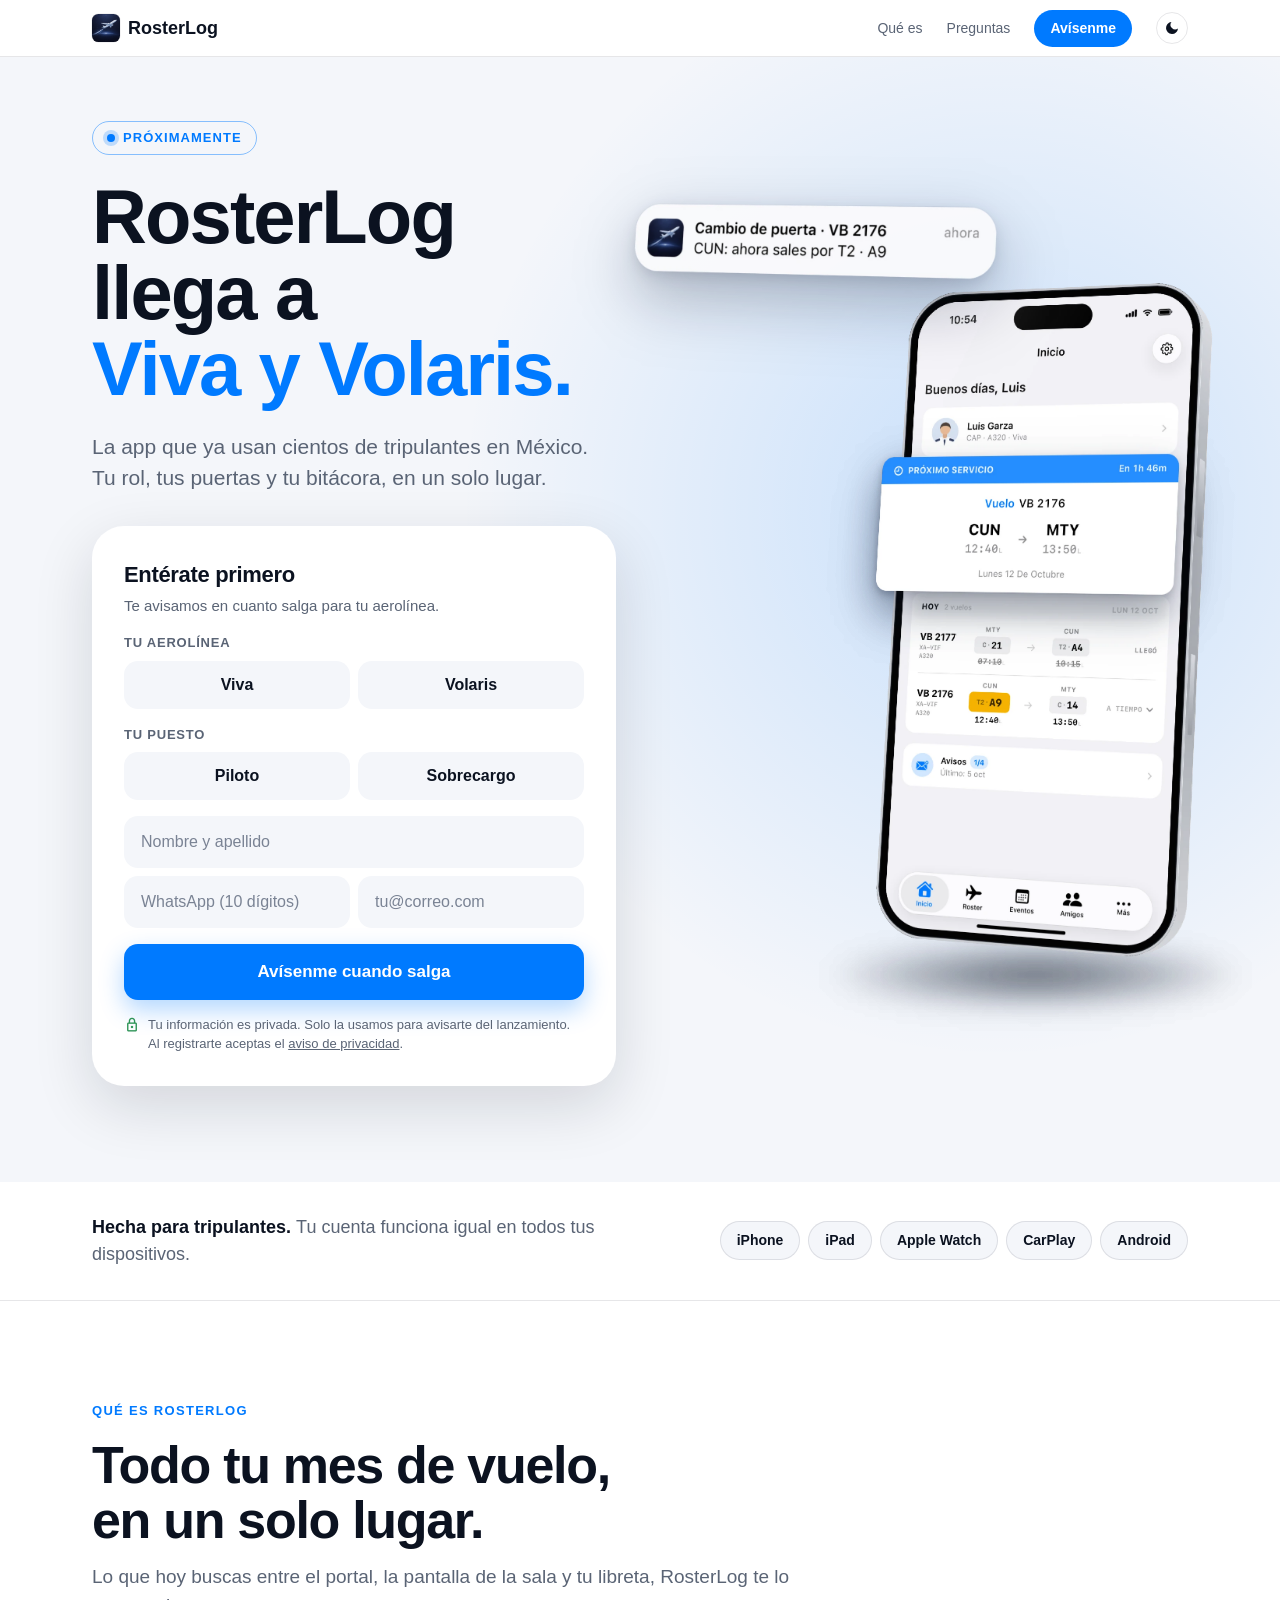
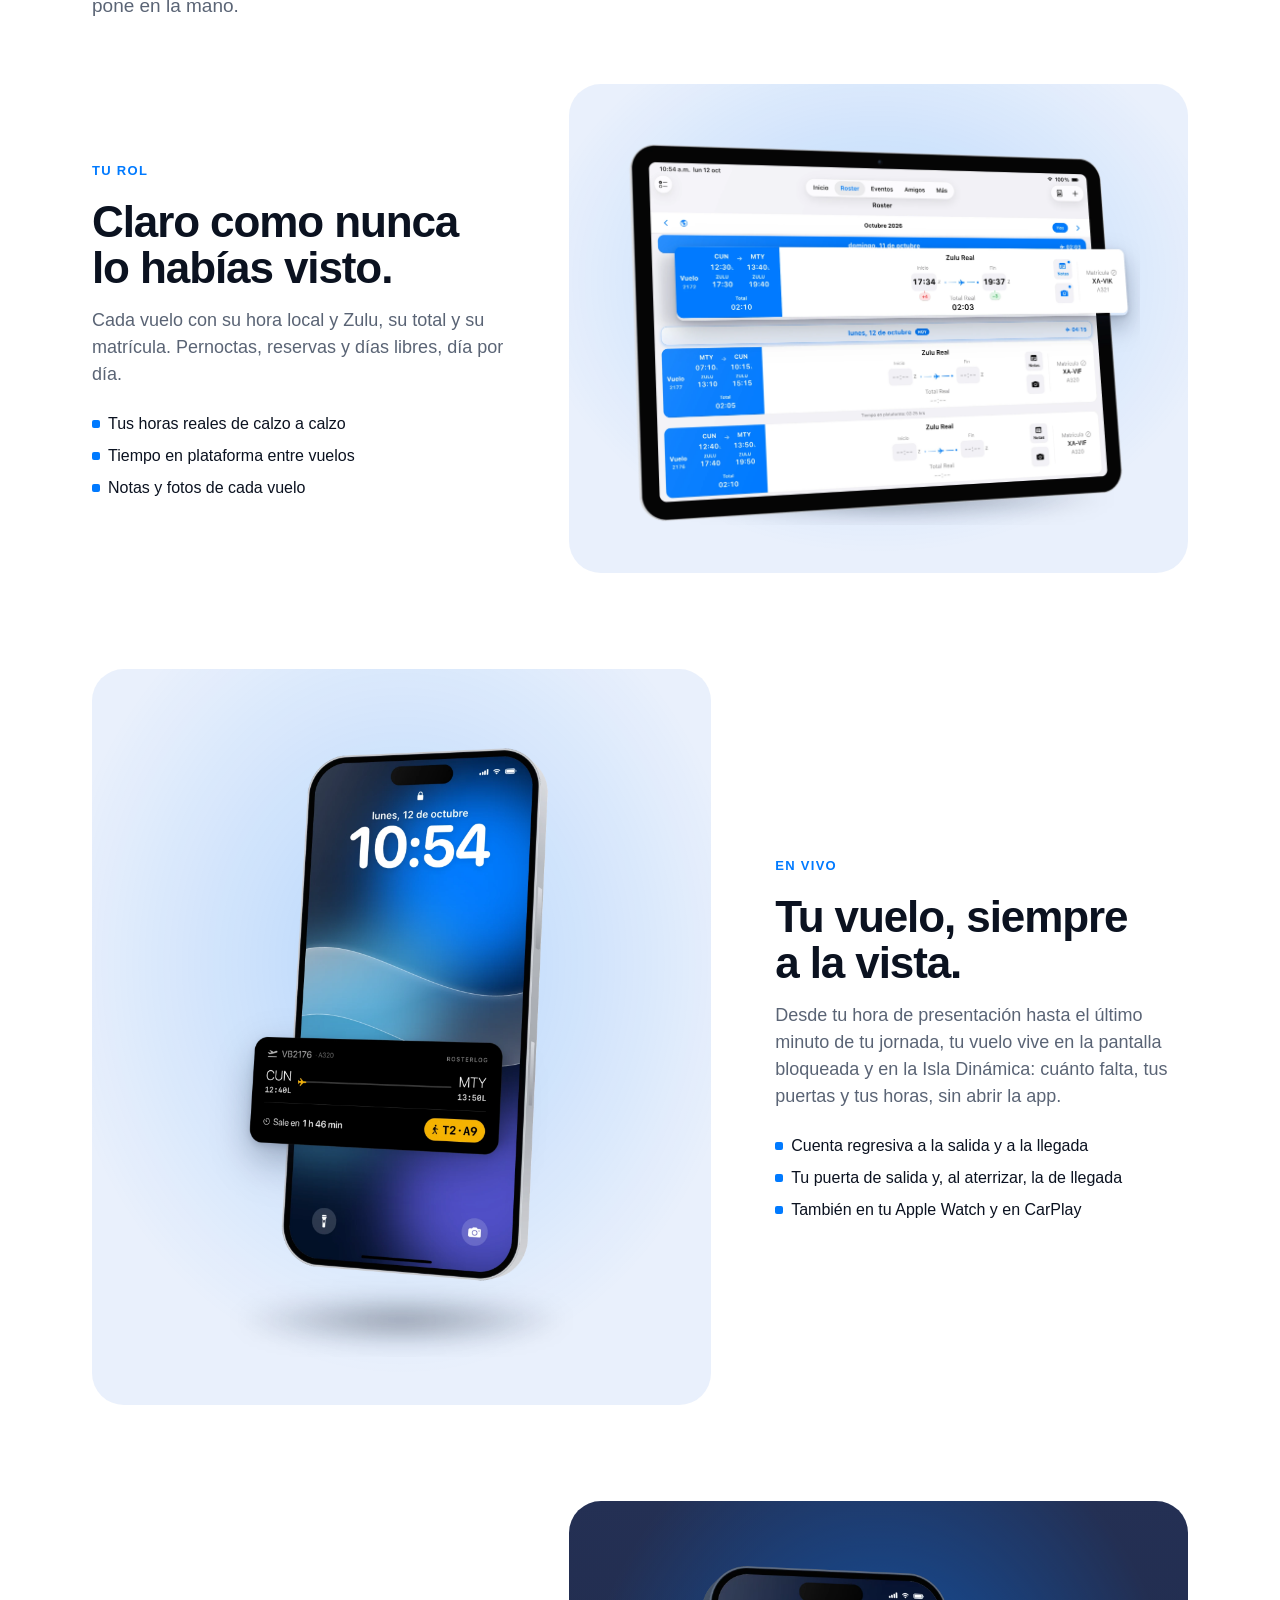
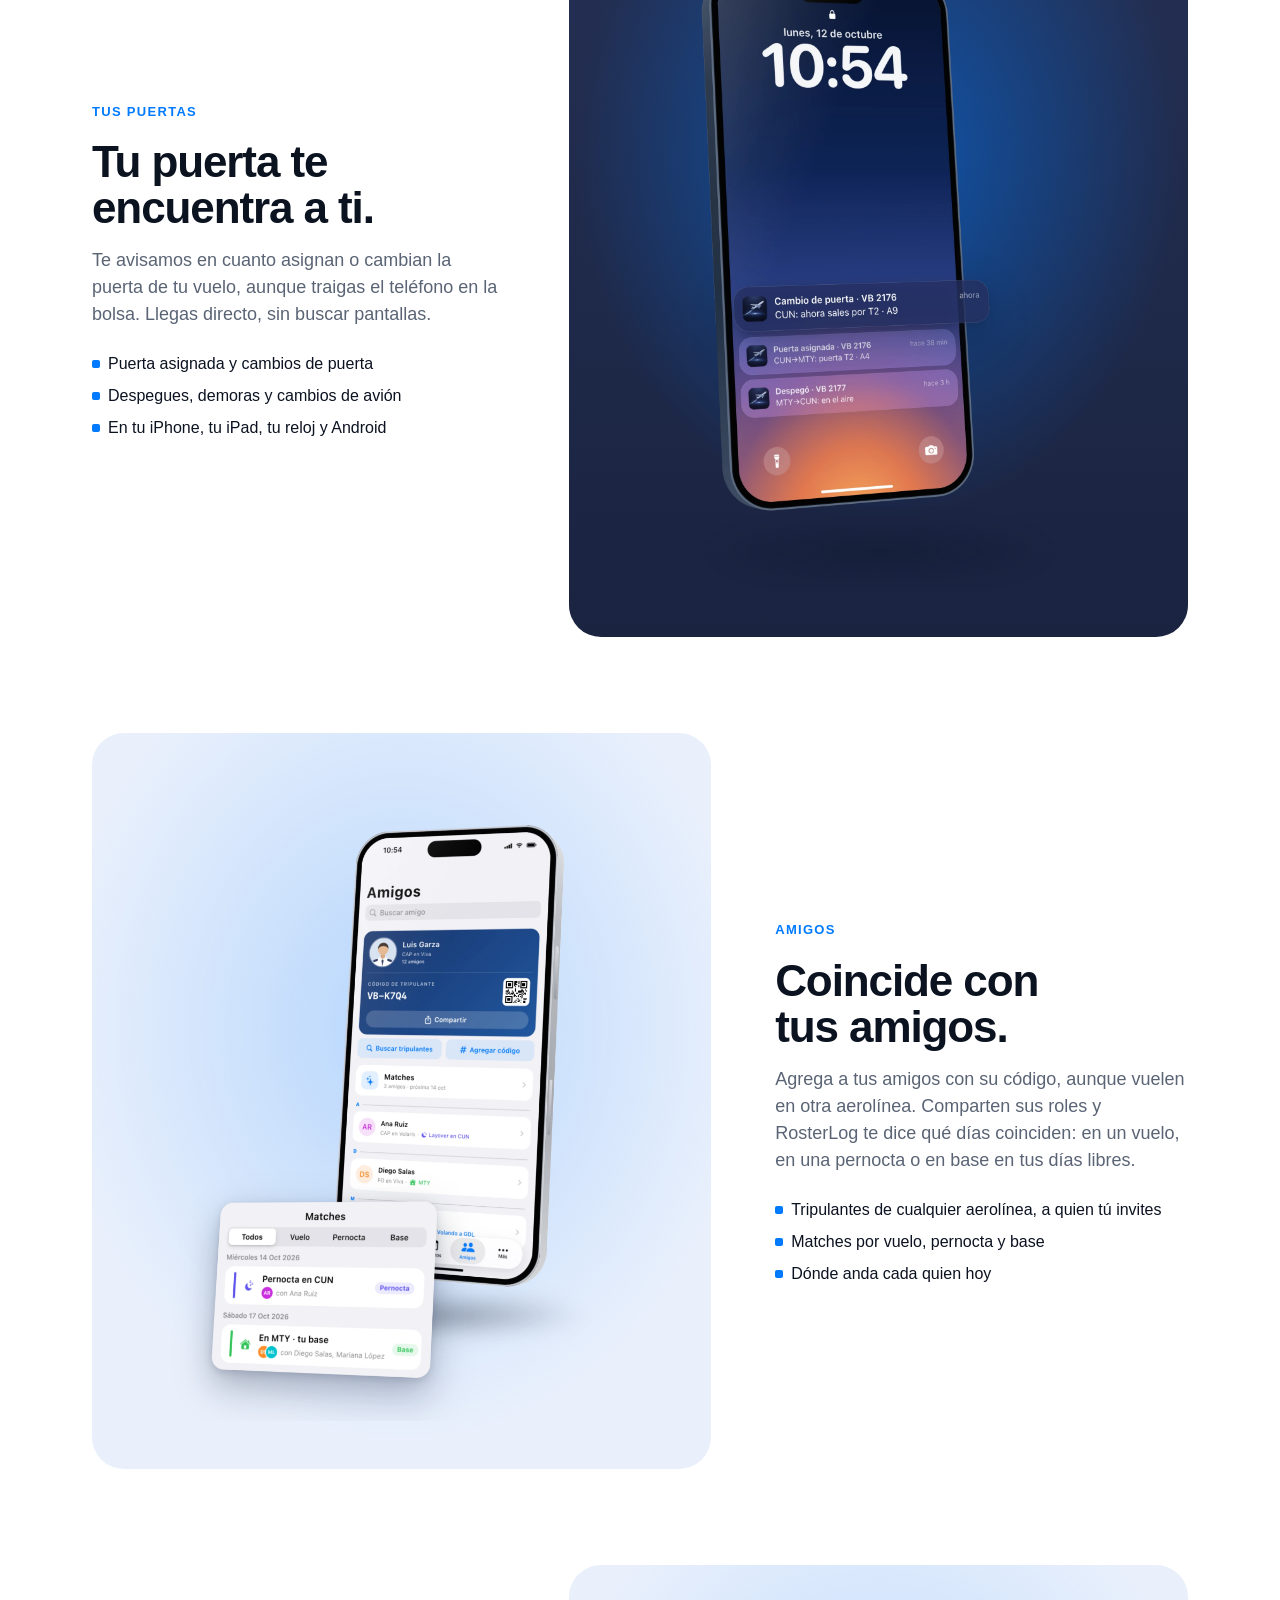
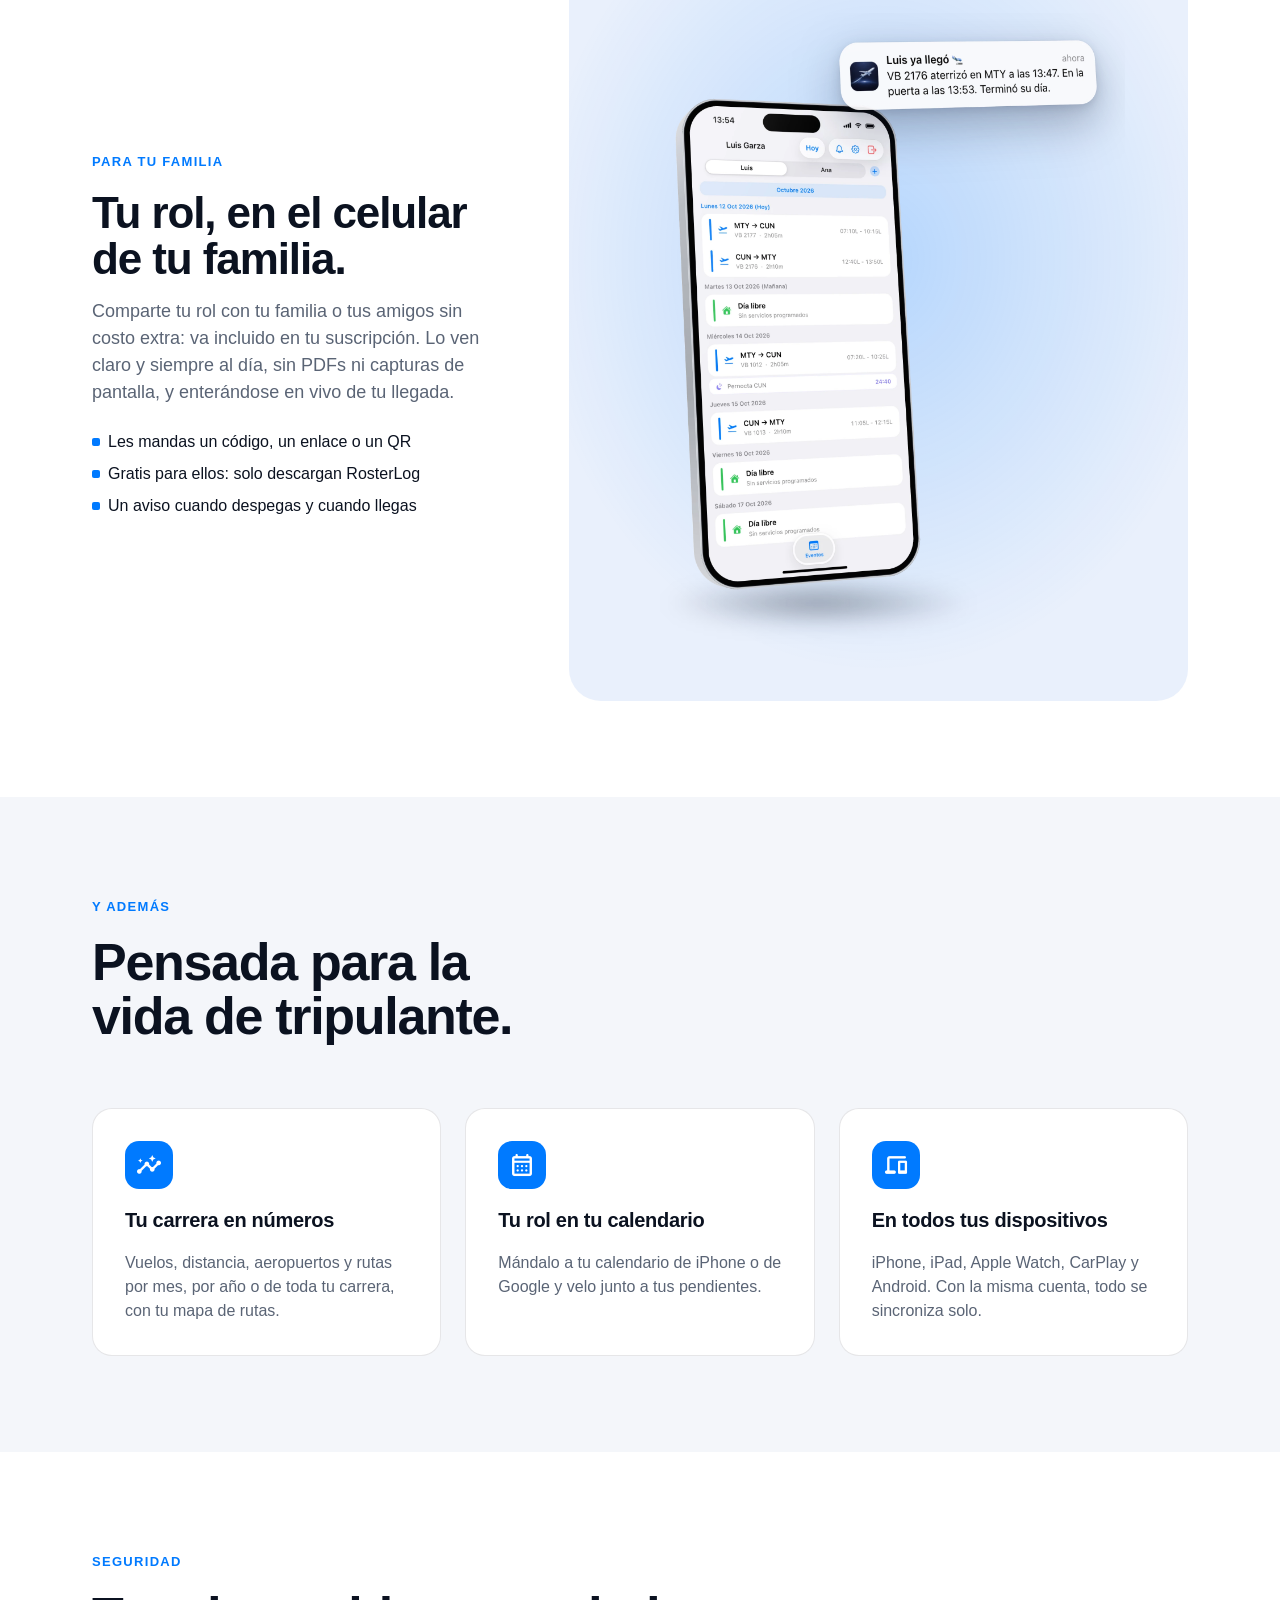
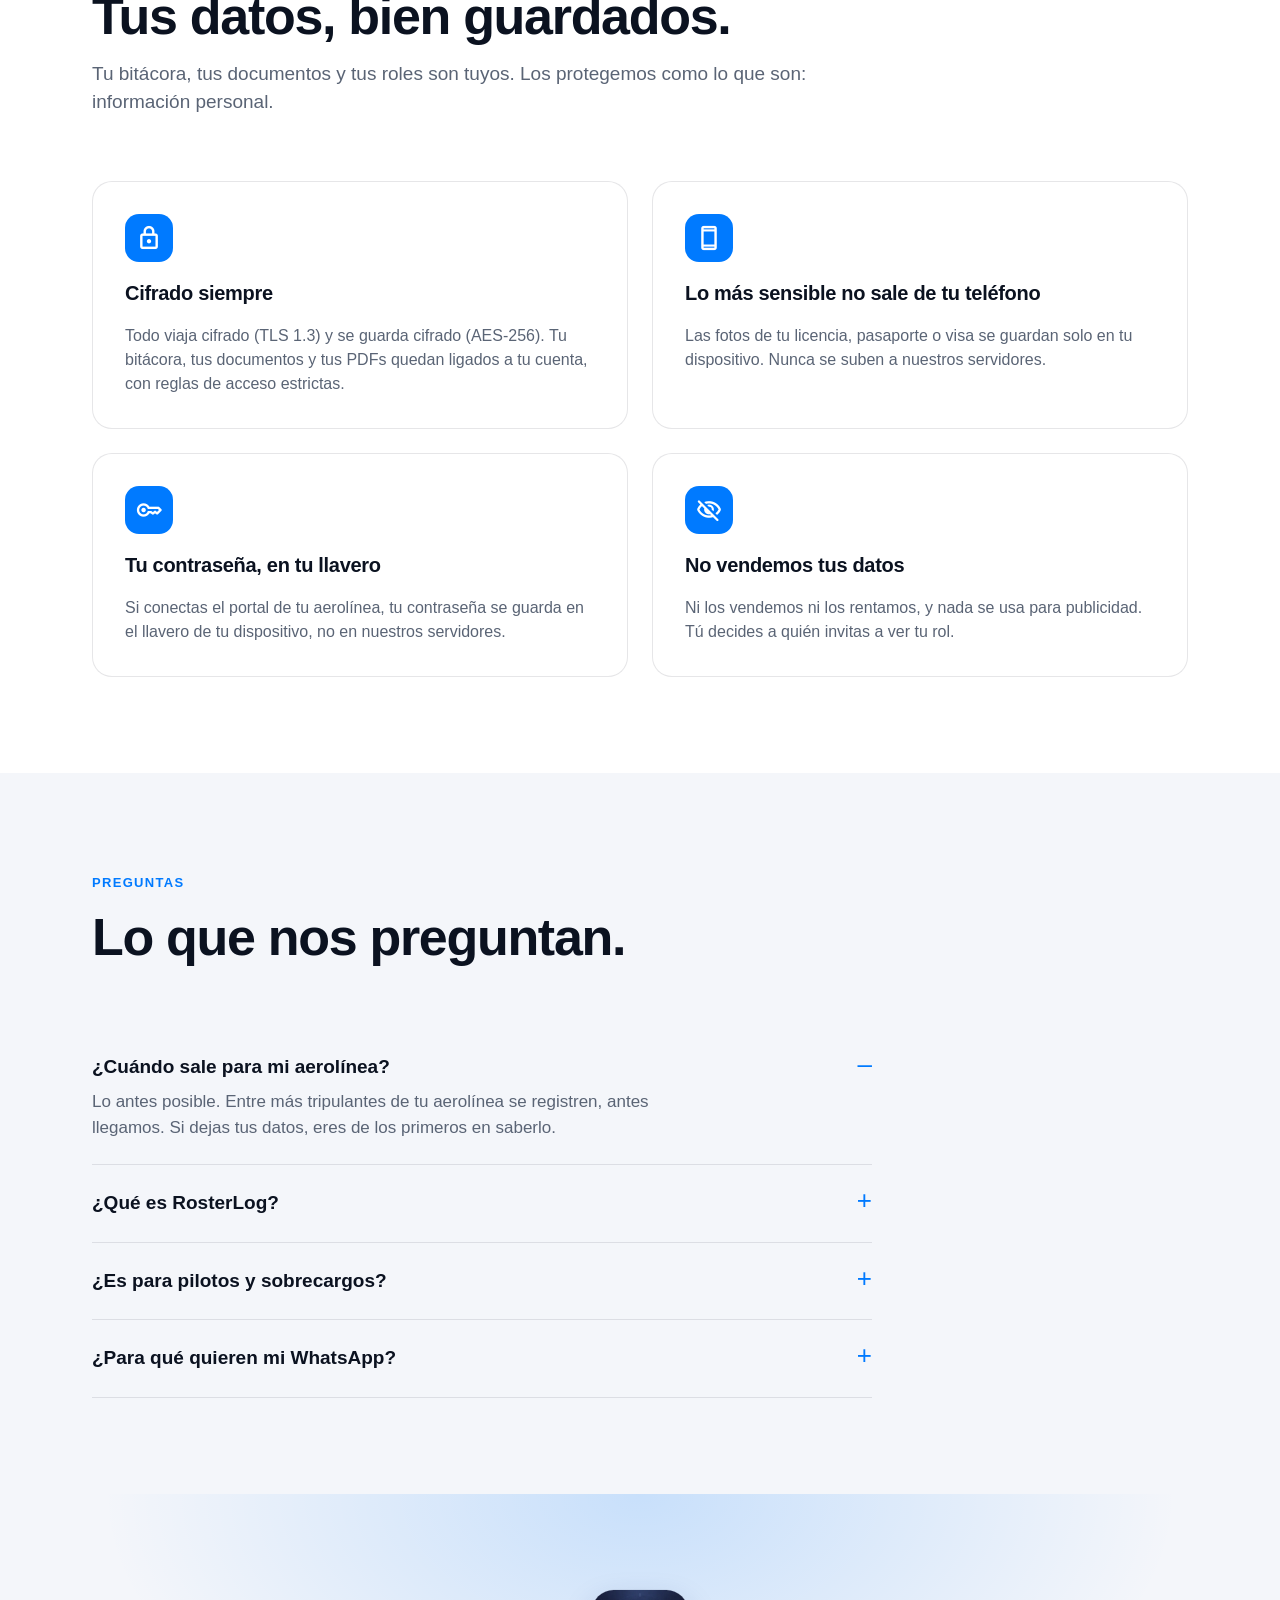
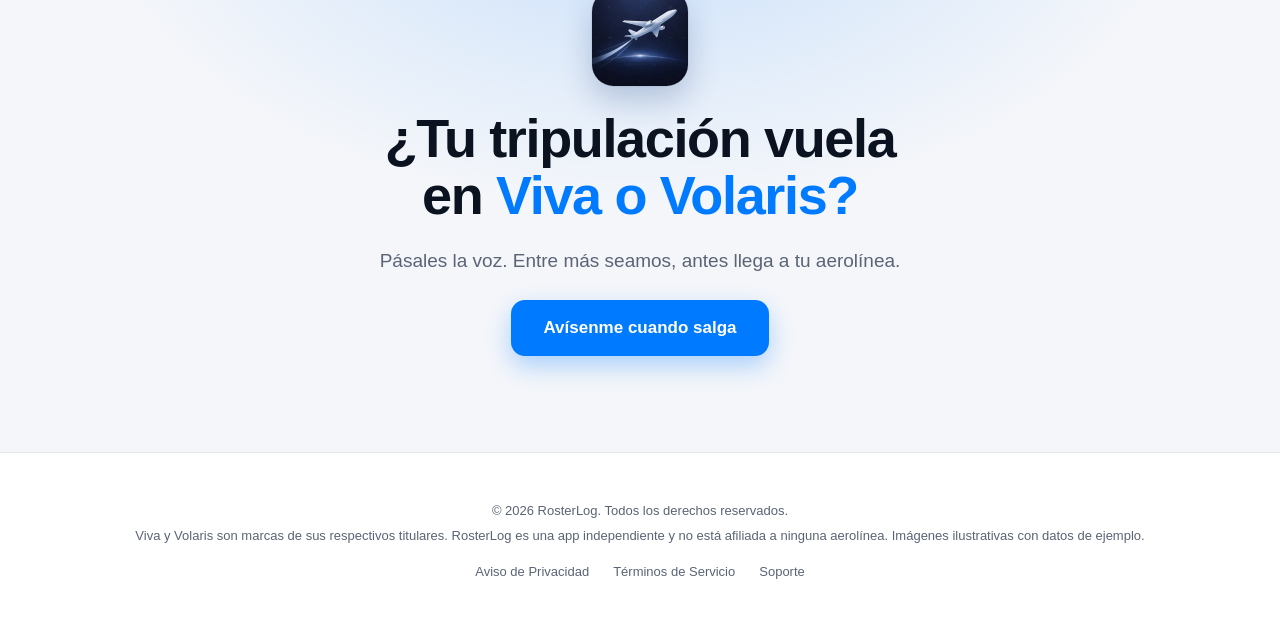
<file: viva-volaris.html>
<!DOCTYPE html>
<html lang="es" data-endpoint="https://us-central1-rosterlog-app.cloudfunctions.net/pruebaAerolineaJoin">
<head>
    <meta charset="UTF-8">
    <meta name="viewport" content="width=device-width, initial-scale=1.0, viewport-fit=cover">
    <title>RosterLog para Viva y Volaris</title>
    <link rel="icon" href="/favicon.ico" sizes="any">
    <link rel="icon" type="image/png" sizes="48x48" href="/assets/favicon-48.png">
    <link rel="apple-touch-icon" href="/assets/apple-touch-icon.png">
    <meta name="description" content="RosterLog llega a Viva y Volaris: tu rol, tus puertas y tu bitácora en un solo lugar. Déjanos tus datos y entérate primero.">
    <meta name="theme-color" content="#F4F6FA" media="(prefers-color-scheme: light)">
    <meta name="theme-color" content="#0d1118" media="(prefers-color-scheme: dark)">
    <link rel="canonical" href="https://rosterlog.app/viva-volaris">
    <!-- Open Graph: es la vista previa que arma WhatsApp al compartir el enlace -->
    <meta property="og:type" content="website">
    <meta property="og:site_name" content="RosterLog">
    <meta property="og:title" content="RosterLog llega a Viva y Volaris">
    <meta property="og:description" content="Tu rol, tus puertas y tu bitácora en un solo lugar. Entérate primero.">
    <meta property="og:url" content="https://rosterlog.app/viva-volaris">
    <meta property="og:image" content="https://rosterlog.app/assets/og-viva-volaris.png">
    <meta property="og:image:width" content="1200">
    <meta property="og:image:height" content="630">
    <meta property="og:image:alt" content="RosterLog en un iPhone con el próximo vuelo y la puerta de salida en amarillo">
    <meta property="og:locale" content="es_MX">
    <meta name="twitter:card" content="summary_large_image">
    <meta name="twitter:title" content="RosterLog llega a Viva y Volaris">
    <meta name="twitter:description" content="Tu rol, tus puertas y tu bitácora en un solo lugar. Entérate primero.">
    <meta name="twitter:image" content="https://rosterlog.app/assets/og-viva-volaris.png">
    <link rel="preconnect" href="https://fonts.googleapis.com">
    <link rel="preconnect" href="https://fonts.gstatic.com" crossorigin>
    <!-- Analytics (privacy-friendly, sin cookies) -->
    <script defer data-domain="rosterlog.app" src="https://plausible.io/js/script.js"></script>
    <script src="assets/theme.js"></script>
    <link rel="stylesheet" href="https://fonts.googleapis.com/css2?family=Material+Symbols+Rounded:opsz,wght,FILL,GRAD@24,500,1,0&icon_names=calendar_month,devices,insights,key,lock,smartphone,visibility_off&display=block">
<style>
/* Layout claro como la app: fondo agrupado de iOS en hero y cierre, un solo
   acento (el azul de la app, #007AFF); el amarillo de la puerta vive solo dentro de las
   pantallas. Cada función es una fila texto + escena 3D sobre un escenario con
   el MISMO relleno en los cuatro lados. Espaciado en múltiplos de 8. */
:root {
  /* Marca */
  --brand: #007AFF;          /* azul de la app: botones y fondos de acento */
  --acc: #007AFF;            /* texto de acento (más claro en oscuro) */
  --noche: #243054;          /* DS.Colors.brandDark: escenario de la pantalla bloqueada */
  --noche-2: #1A2340;
  /* Página (tema claro) */
  --bg: #ffffff;
  --bg-alt: #F4F6FA;
  --text: #0b1220;
  --text-2: #5a6475;
  --line: rgba(11,18,32,0.10);
  --field: rgba(11,18,32,0.18);
  --ok: #2E9457;
  --danger: #D93838;
  --stage-a: #E9F0FC;        /* escenarios de las imágenes */
  /* Espaciado */
  --s1: 8px; --s2: 16px; --s3: 24px; --s4: 32px; --s6: 48px; --s8: 64px; --s12: 96px;
  --r-lg: 32px; --r-md: 20px; --r-sm: 14px;
  --font: -apple-system, BlinkMacSystemFont, "SF Pro Display", "SF Pro Text", "Helvetica Neue", Roboto, Arial, sans-serif;
}
@media (prefers-color-scheme: dark) {
  :root:not([data-theme="light"]) {
    --bg: #05070d; --bg-alt: #0d1118; --text: #f2f4f8; --text-2: #9aa3b2;
    --line: rgba(255,255,255,0.10); --field: rgba(255,255,255,0.22);
    --ok: #4cc47f; --danger: #ff6b6b; --acc: #0A84FF;
    --stage-a: #0f1a33;
    color-scheme: dark;
  }
}
:root[data-theme="dark"] {
  --bg: #05070d; --bg-alt: #0d1118; --text: #f2f4f8; --text-2: #9aa3b2;
  --line: rgba(255,255,255,0.10); --field: rgba(255,255,255,0.22);
  --ok: #4cc47f; --danger: #ff6b6b; --acc: #0A84FF;
  --stage-a: #0f1a33;
  color-scheme: dark;
}

* { box-sizing: border-box; margin: 0; padding: 0; }
[hidden] { display: none !important; }
html { scroll-behavior: smooth; }
body { font-family: var(--font); background: var(--bg); color: var(--text); font-size: 17px; line-height: 1.5; -webkit-font-smoothing: antialiased; }
img { max-width: 100%; height: auto; display: block; }
a { color: inherit; }
:focus-visible { outline: 3px solid var(--brand); outline-offset: 3px; border-radius: 8px; }
.wrap { max-width: 1160px; margin: 0 auto; padding-inline: var(--s4); }
@media (max-width: 600px) { .wrap { padding-inline: var(--s2); } }
.ms { font-family: "Material Symbols Rounded"; font-weight: 500; font-style: normal; line-height: 1; letter-spacing: normal; text-transform: none; white-space: nowrap; direction: ltr; font-feature-settings: "liga"; -webkit-font-smoothing: antialiased; }
.sr { position: absolute; width: 1px; height: 1px; overflow: hidden; clip-path: inset(50%); white-space: nowrap; }
h1, h2, h3 { text-wrap: balance; letter-spacing: -0.025em; }

/* ── Nav ── */
.nav { position: sticky; top: env(safe-area-inset-top, 0px); z-index: 20; background: color-mix(in srgb, var(--bg) 82%, transparent); -webkit-backdrop-filter: saturate(180%) blur(18px); backdrop-filter: saturate(180%) blur(18px); border-bottom: 1px solid var(--line); }
.nav .wrap { display: flex; align-items: center; justify-content: space-between; height: 56px; gap: var(--s2); }
.logo { font-size: 18px; font-weight: 700; color: var(--text); text-decoration: none; display: flex; align-items: center; gap: var(--s1); }
/* Ícono de la app con la esquina continua de iOS (~22.5 %) y su orilla fina */
.app-ico { display: block; border-radius: 22.5%; box-shadow: 0 0 0 0.5px var(--line); }
.logo img { width: 28px; height: 28px; border-radius: 22.5%; box-shadow: 0 0 0 0.5px var(--line); }
.cierre .app-ico { width: 96px; height: 96px; box-shadow: 0 0 0 0.5px var(--line), 0 14px 32px rgba(0,40,110,0.22); }
.nav-links { display: flex; align-items: center; gap: var(--s3); }
.nav-links a { font-size: 14px; color: var(--text-2); text-decoration: none; }
.nav-links a:hover { color: var(--text); }
.nav-links a.cta { color: #fff; background: var(--brand); font-weight: 700; padding: var(--s1) var(--s2); border-radius: 999px; }
/* Mismo botón de tema que el resto del sitio (shared.css), con los tokens de esta página */
.theme-toggle { background: none; border: 1px solid var(--line); width: 32px; height: 32px; border-radius: 50%; cursor: pointer; color: var(--text); display: inline-flex; align-items: center; justify-content: center; padding: 0; flex: none; transition: background .15s, border-color .15s; }
.theme-toggle:hover { background: var(--bg-alt); border-color: var(--text-2); }
.theme-toggle svg { width: 16px; height: 16px; fill: currentColor; }
.theme-toggle .icon-sun { display: none; }
@media (prefers-color-scheme: dark) {
  :root:not([data-theme="light"]) .theme-toggle .icon-sun { display: block; }
  :root:not([data-theme="light"]) .theme-toggle .icon-moon { display: none; }
}
[data-theme="dark"] .theme-toggle .icon-sun { display: block; }
[data-theme="dark"] .theme-toggle .icon-moon { display: none; }
@media (max-width: 640px) { .nav-links a.hide-sm { display: none; } }

/* ── Hero ── */
.hero {
  position: relative; overflow: hidden; color: var(--text);
  background: radial-gradient(60% 70% at 78% 40%, rgba(0,122,255,0.18) 0%, rgba(0,122,255,0) 70%), var(--bg-alt);
  padding-block: var(--s8) var(--s12);
}
.hero-grid { display: grid; grid-template-columns: minmax(0, 1fr) minmax(0, 1fr); gap: var(--s6); align-items: center; }
@media (max-width: 900px) { .hero-grid { grid-template-columns: minmax(0, 1fr); gap: var(--s4); } .hero { padding-block: var(--s6) var(--s8); } }
.pre { display: inline-flex; align-items: center; gap: var(--s1); font-size: 13px; font-weight: 700; letter-spacing: 0.08em; text-transform: uppercase; color: var(--acc); border: 1.5px solid color-mix(in srgb, var(--acc) 45%, transparent); padding: 6px 14px; border-radius: 999px; }
.pre i { width: 8px; height: 8px; border-radius: 50%; background: var(--acc); box-shadow: 0 0 0 4px color-mix(in srgb, var(--acc) 22%, transparent); }
.hero h1 { font-size: clamp(42px, 6.4vw, 76px); line-height: 1.0; font-weight: 800; margin-block: var(--s3) var(--s3); }
.hero h1 em { font-style: normal; color: var(--acc); display: block; }
.hero .lead { font-size: clamp(18px, 2vw, 21px); color: var(--text-2); max-width: 32em; }
.hero-img { position: relative; }
/* La imagen trae ~75 px de aire transparente alrededor para que la sombra
   del aviso no se corte en la orilla; los márgenes negativos (en % del ancho
   de la columna) lo devuelven para que el iPhone quede del mismo tamaño. */
.hero-img img { width: 146.6%; max-width: none; margin: -10.7% 0 -11.3% -19.9%; }
@media (max-width: 900px) { .hero-img img { --w: min(118.2%, 615px); width: var(--w); max-width: none; margin: calc(var(--w) * -0.073) 0 calc(var(--w) * -0.077) calc((100% - var(--w)) / 2); } }

/* Formulario: tarjeta blanca sobre el fondo agrupado, mismo relleno en los 4 lados */
.form-card { margin-top: var(--s4); background: #fff; color: #0b1220; border-radius: var(--r-lg); padding: var(--s4); box-shadow: 0 20px 60px rgba(11,18,32,0.14); }
@media (max-width: 600px) { .form-card { padding: var(--s3); border-radius: 26px; } }
.form-card h2 { font-size: 22px; font-weight: 700; letter-spacing: -0.015em; }
.form-card .sub { font-size: 15px; color: #5a6475; margin-top: 4px; }
form { display: grid; gap: var(--s2); }
.q { border: 0; display: grid; gap: var(--s1); }
.q legend { font-size: 13px; font-weight: 700; letter-spacing: 0.06em; text-transform: uppercase; color: #5a6475; margin-bottom: var(--s1); }
.seg { display: grid; grid-template-columns: 1fr 1fr; gap: var(--s1); }
.seg input { position: absolute; opacity: 0; pointer-events: none; }
.seg label { min-height: 48px; display: grid; place-items: center; font-size: 16px; font-weight: 600; color: #0b1220; background: #F4F6FA; border: 1.5px solid transparent; border-radius: var(--r-sm); cursor: pointer; transition: background .15s, border-color .15s; }
.seg label:hover { border-color: rgba(0,122,255,0.35); }
.seg input:checked + label { background: #0b1220; color: #fff; }
.seg input:focus-visible + label { outline: 3px solid var(--brand); outline-offset: 2px; }
.campos { display: grid; grid-template-columns: 1fr 1fr; gap: var(--s1); }
.campos .full { grid-column: 1 / -1; }
@media (max-width: 480px) { .campos { grid-template-columns: 1fr; } }
.campo input { width: 100%; height: 52px; padding-inline: var(--s2); font: inherit; font-size: 16px; color: #0b1220; background: #F4F6FA; border: 1.5px solid transparent; border-radius: var(--r-sm); outline: none; }
.campo input::placeholder { color: #7a8394; }
.campo input:focus { border-color: var(--brand); background: #fff; box-shadow: 0 0 0 4px rgba(0,122,255,0.15); }
.btn { display: inline-flex; justify-content: center; align-items: center; gap: var(--s1); min-height: 56px; padding: 0 var(--s4); border: 0; border-radius: var(--r-sm); background: var(--brand); color: #fff; font: inherit; font-size: 17px; font-weight: 800; cursor: pointer; text-decoration: none; transition: transform .15s, box-shadow .15s; box-shadow: 0 10px 24px rgba(0,122,255,0.30); }
.btn:hover { transform: translateY(-1px); box-shadow: 0 14px 30px rgba(0,122,255,0.40); }
.btn[disabled] { opacity: 0.6; cursor: progress; transform: none; }
form .btn { width: 100%; }
.trampa { position: absolute; left: -9999px; width: 1px; height: 1px; overflow: hidden; }
.err { font-size: 14px; color: #D93838; font-weight: 600; }
.fine { display: flex; gap: var(--s1); align-items: flex-start; font-size: 13px; color: #5a6475; line-height: 1.45; }
.fine .ms { font-size: 16px; color: var(--ok); margin-top: 1px; }
.fine a { color: inherit; }
.done { display: grid; gap: var(--s2); }
.done .check { width: 56px; height: 56px; border-radius: 50%; background: var(--ok); color: #fff; display: grid; place-items: center; font-size: 28px; font-weight: 800; }
.done h2 { font-size: 24px; }
.done p { color: #5a6475; }

/* ── Franja de marca ── */
.marca { background: var(--bg); border-bottom: 1px solid var(--line); }
.marca .wrap { display: flex; flex-wrap: wrap; align-items: center; justify-content: space-between; gap: var(--s3); padding-block: var(--s4); }
.marca p { font-size: 18px; font-weight: 600; max-width: 30em; }
.marca p span { color: var(--text-2); font-weight: 500; }
.plats { display: flex; flex-wrap: wrap; gap: var(--s1); }
.plats span { font-size: 14px; font-weight: 600; padding: var(--s1) var(--s2); border-radius: 999px; background: var(--bg-alt); border: 1px solid var(--line); }

/* ── Funciones: fila texto + escena ── */
.sec { padding-block: var(--s12); }
@media (max-width: 600px) { .sec { padding-block: var(--s8); } }
.sec-h { max-width: 720px; margin-bottom: var(--s8); }
.eyebrow { font-size: 13px; font-weight: 800; letter-spacing: 0.1em; text-transform: uppercase; color: var(--brand); }
.sec-h h2, .row h2 { font-size: clamp(32px, 4.4vw, 52px); line-height: 1.05; font-weight: 800; margin-top: var(--s2); }
.sec-h p { font-size: 19px; color: var(--text-2); margin-top: var(--s2); }
.rows { display: grid; gap: var(--s12); }
@media (max-width: 600px) { .rows { gap: var(--s8); } }
.row { display: grid; grid-template-columns: minmax(0, 0.8fr) minmax(0, 1.2fr); gap: var(--s8); align-items: center; }
.row.inv { grid-template-columns: minmax(0, 1.2fr) minmax(0, 0.8fr); }
.row.inv .txt { order: 2; }
@media (max-width: 900px) { .row, .row.inv { grid-template-columns: minmax(0, 1fr); gap: var(--s4); } .row.inv .txt { order: 0; } }
.row h2 { font-size: clamp(30px, 3.6vw, 44px); }
.row p { font-size: 18px; color: var(--text-2); margin-top: var(--s2); max-width: 30em; }
.row ul { list-style: none; display: grid; gap: var(--s1); margin-top: var(--s3); }
.row li { display: flex; gap: var(--s1); align-items: baseline; font-size: 16px; font-weight: 500; }
.row li::before { content: ""; width: 8px; height: 8px; border-radius: 2px; background: var(--brand); flex: none; transform: translateY(-1px); }
/* Escenario: mismo relleno arriba, abajo y a los lados */
.stage { border-radius: var(--r-lg); padding: var(--s6); display: grid; place-items: center; overflow: hidden; }
@media (max-width: 600px) { .stage { padding: var(--s3); border-radius: 24px; } }
.stage.azul { background: radial-gradient(80% 80% at 50% 40%, rgba(0,122,255,0.22), rgba(0,122,255,0) 70%), var(--stage-a); }
.stage.noche { background: radial-gradient(70% 70% at 50% 35%, rgba(0,122,255,0.55), rgba(0,122,255,0) 70%), linear-gradient(180deg, var(--noche), var(--noche-2)); }

.stage img { width: 100%; }
.stage img.alto { width: auto; max-height: 640px; }
@media (max-width: 600px) { .stage img.alto { max-height: 440px; } }

/* ── Además ── */
.tiles { display: grid; grid-template-columns: repeat(3, minmax(0, 1fr)); gap: var(--s3); }
.tiles.dos { grid-template-columns: repeat(2, minmax(0, 1fr)); }
@media (max-width: 900px) { .tiles, .tiles.dos { grid-template-columns: minmax(0, 1fr); } }
.tile { background: var(--bg); border: 1px solid var(--line); border-radius: var(--r-md); padding: var(--s4); display: grid; gap: var(--s2); align-content: start; }
.sec.alt { background: var(--bg-alt); }
.tile .ico { width: 48px; height: 48px; border-radius: var(--r-sm); display: grid; place-items: center; color: #fff; }
.tile .ico .ms { font-size: 26px; }
.tile h3 { font-size: 20px; font-weight: 700; letter-spacing: -0.015em; }
.tile p { font-size: 16px; color: var(--text-2); }

/* ── Preguntas ── */
.faq { max-width: 780px; }
details { border-bottom: 1px solid var(--line); padding-block: var(--s3); }
summary { cursor: pointer; font-size: 19px; font-weight: 700; list-style: none; display: flex; justify-content: space-between; gap: var(--s2); }
summary::-webkit-details-marker { display: none; }
summary::after { content: "+"; color: var(--brand); font-weight: 500; font-size: 26px; line-height: 0.9; }
details[open] summary::after { content: "–"; }
details p { margin-top: var(--s1); font-size: 17px; color: var(--text-2); max-width: 62ch; }

/* ── Cierre ── */
.cierre { color: var(--text); text-align: center; padding-block: var(--s12);
  background: radial-gradient(60% 80% at 50% 0%, rgba(0,122,255,0.18), rgba(0,122,255,0) 70%), var(--bg-alt); }
.cierre .wrap { display: grid; gap: var(--s3); justify-items: center; }
.cierre h2 { font-size: clamp(32px, 4.6vw, 54px); font-weight: 800; line-height: 1.05; max-width: 16em; }
.cierre h2 em { font-style: normal; color: var(--acc); }
.cierre p { font-size: 19px; color: var(--text-2); max-width: 34em; }
footer { padding-block: var(--s6); background: var(--bg); color: var(--text-2); text-align: center; font-size: 13px; border-top: 1px solid var(--line); }
footer .fl { display: flex; justify-content: center; gap: var(--s3); flex-wrap: wrap; margin-top: var(--s2); }
footer a { text-decoration: none; }
footer a:hover { color: var(--text); }
/* Hero animado: tres capas del mismo lienzo encima de la imagen final.
   Sin animación (reduced motion) solo se ve la final, que ya trae todo. */
.hero-img .capa { position: absolute; top: 0; left: 0; opacity: 0; pointer-events: none; }
@media (prefers-reduced-motion: no-preference) {
  .hero-img { animation: entra 0.9s cubic-bezier(.2,.8,.2,1) both; }
  @keyframes entra { from { transform: translateY(24px); } to { transform: none; } }
  .hero-img img.final { opacity: 0; }
  .hero-img .capa.antes { opacity: 1; }
  .hero-img .capa.telefono { animation: aparece .35s ease 1.8s both; }
  .hero-img .capa.aviso { animation: cae .7s cubic-bezier(.2,.9,.25,1.15) 1.6s both; }
  @keyframes aparece { from { opacity: 0; } to { opacity: 1; } }
  @keyframes cae { from { opacity: 0; transform: translateY(-5%) scale(.97); } to { opacity: 1; transform: none; } }
}

/* ── Marcador Viva vs Volaris (solo aparece con 50+ por aerolínea) ── */
.marcador { margin-top: var(--s4); display: grid; gap: var(--s1); max-width: 32em; }
.mc-h { display: flex; align-items: center; gap: var(--s1); font-size: 13px; font-weight: 700; letter-spacing: 0.06em; text-transform: uppercase; color: var(--text-2); }
.mc-h .vivo { display: inline-flex; align-items: center; gap: 6px; color: var(--acc); }
.mc-h .vivo i { width: 8px; height: 8px; border-radius: 50%; background: var(--acc); animation: late 1.6s ease-in-out infinite; }
@keyframes late { 50% { opacity: .35; } }
.mc-fila { display: grid; grid-template-columns: 7.5em minmax(0, 1fr) 3.5em; align-items: center; gap: var(--s2); font-size: 15px; font-weight: 600; }
.mc-barra { height: 10px; border-radius: 99px; background: var(--line); overflow: hidden; }
.mc-barra i { display: block; height: 100%; width: 0; border-radius: 99px; background: var(--brand); transition: width 1.2s cubic-bezier(.2,.8,.2,1); }
.mc-fila.segundo .mc-barra i { background: color-mix(in srgb, var(--brand) 50%, transparent); }
.mc-fila .n { text-align: right; font-variant-numeric: tabular-nums; font-weight: 800; font-size: 17px; }

/* ── Después de anotarse: compartir y la pregunta (dentro de la tarjeta blanca) ── */
.bloque { background: #F4F6FA; border-radius: var(--r-sm); padding: var(--s3); display: grid; gap: var(--s2); }
.bloque small { font-size: 12px; font-weight: 700; letter-spacing: 0.06em; text-transform: uppercase; color: #5a6475; }
.bloque p { font-size: 15px; color: #0b1220; }
.acciones { display: flex; flex-wrap: wrap; gap: var(--s1); }
.acciones .btn { min-height: 48px; font-size: 16px; padding: 0 var(--s3); flex: 1 1 auto; }
.btn svg { width: 20px; height: 20px; fill: currentColor; }
.btn-sec { min-height: 48px; padding: 0 var(--s3); border-radius: var(--r-sm); border: 1.5px solid rgba(11,18,32,0.18); background: #fff; color: #0b1220; font: inherit; font-size: 16px; font-weight: 700; cursor: pointer; flex: 1 1 auto; }
.btn-sec:hover { border-color: var(--brand); }
.opciones { display: grid; grid-template-columns: repeat(2, minmax(0, 1fr)); gap: var(--s1); }
.opciones button { min-height: 48px; padding: var(--s1) var(--s2); border-radius: var(--r-sm); border: 1.5px solid transparent; background: #fff; color: #0b1220; font: inherit; font-size: 15px; font-weight: 600; cursor: pointer; text-align: center; line-height: 1.25; }
.opciones button:hover { border-color: rgba(0,122,255,0.4); }
.opciones button[aria-pressed="true"] { background: var(--brand); color: #fff; }
.gracias { font-weight: 600; color: var(--ok) !important; }
.acciones .btn, .btn-sec { white-space: nowrap; }
@media (max-width: 600px) {
  .bloque { padding: var(--s2); }
  .acciones .btn, .acciones .btn-sec { flex-basis: 100%; }
}
</style>
</head>
<body>

<nav class="nav" aria-label="Principal">
  <div class="wrap">
    <a class="logo" href="/"><img src="assets/app-icon.webp" width="28" height="28" alt="">RosterLog</a>
    <div class="nav-links">
      <a class="hide-sm" href="#que-es">Qué es</a>
      <a class="hide-sm" href="#preguntas">Preguntas</a>
      <a class="cta" href="#lista">Avísenme</a>
      <button class="theme-toggle" type="button" aria-label="Cambiar tema">
        <svg class="icon-moon" viewBox="0 0 24 24"><path d="M21 12.79A9 9 0 1 1 11.21 3 7 7 0 0 0 21 12.79z"/></svg>
        <svg class="icon-sun" viewBox="0 0 24 24"><path d="M12 4.5a1 1 0 0 1-1-1v-1a1 1 0 1 1 2 0v1a1 1 0 0 1-1 1zm0 17a1 1 0 0 1-1-1v-1a1 1 0 1 1 2 0v1a1 1 0 0 1-1 1zm8.5-8.5a1 1 0 0 1 0-2h1a1 1 0 1 1 0 2h-1zm-17 0a1 1 0 0 1 0-2h1a1 1 0 1 1 0 2h-1zm14.04-6.04a1 1 0 0 1 0-1.41l.7-.71a1 1 0 1 1 1.42 1.41l-.71.71a1 1 0 0 1-1.41 0zm-12.08 12.08a1 1 0 0 1 0-1.41l.71-.71a1 1 0 1 1 1.41 1.41l-.7.71a1 1 0 0 1-1.42 0zm12.08 0a1 1 0 0 1-1.41 0l-.71-.7a1 1 0 1 1 1.41-1.42l.71.71a1 1 0 0 1 0 1.41zm-12.08-12.08a1 1 0 0 1-1.42 0l-.7-.71A1 1 0 1 1 4.17 4.33l.71.7a1 1 0 0 1 0 1.42zM12 7a5 5 0 1 0 0 10 5 5 0 0 0 0-10z"/></svg>
      </button>
    </div>
  </div>
</nav>

<main>
  <section class="hero">
    <div class="wrap hero-grid">
      <div>
        <span class="pre"><i></i>Próximamente</span>
        <h1>RosterLog llega a <em>Viva y Volaris.</em></h1>
        <p class="lead">La app que ya usan cientos de tripulantes en México. Tu rol, tus puertas y tu bitácora, en un solo lugar.</p>
        <div class="marcador" id="marcador" hidden>
          <div class="mc-h"><span class="vivo"><i></i>En vivo</span>· Tripulantes anotados</div>
          <div class="mc-fila" data-a="VIVA"><span>Viva</span><div class="mc-barra"><i></i></div><span class="n">0</span></div>
          <div class="mc-fila" data-a="VOLARIS"><span>Volaris</span><div class="mc-barra"><i></i></div><span class="n">0</span></div>
        </div>

        <div class="form-card" id="lista">
          <form id="f" novalidate>
            <div>
              <h2>Entérate primero</h2>
              <p class="sub">Te avisamos en cuanto salga para tu aerolínea.</p>
            </div>
            <fieldset class="q">
              <legend>Tu aerolínea</legend>
              <div class="seg">
                <input type="radio" name="aerolinea" id="a-viv" value="VIVA"><label for="a-viv">Viva</label>
                <input type="radio" name="aerolinea" id="a-vol" value="VOLARIS"><label for="a-vol">Volaris</label>
              </div>
            </fieldset>
            <fieldset class="q">
              <legend>Tu puesto</legend>
              <div class="seg">
                <input type="radio" name="puesto" id="p-pil" value="PILOTO"><label for="p-pil">Piloto</label>
                <input type="radio" name="puesto" id="p-sob" value="SOBRECARGO"><label for="p-sob">Sobrecargo</label>
              </div>
            </fieldset>
            <div class="campos">
              <div class="campo full">
                <label class="sr" for="nombre">Nombre y apellido</label>
                <input id="nombre" name="nombre" type="text" autocomplete="name" autocapitalize="words" placeholder="Nombre y apellido" maxlength="80" required>
              </div>
              <div class="campo">
                <label class="sr" for="telefono">WhatsApp</label>
                <input id="telefono" name="telefono" type="tel" inputmode="tel" autocomplete="tel" placeholder="WhatsApp (10 dígitos)" maxlength="30" required>
              </div>
              <div class="campo">
                <label class="sr" for="correo">Correo</label>
                <input id="correo" name="correo" type="email" inputmode="email" autocomplete="email" placeholder="tu@correo.com" required>
              </div>
            </div>
            <div class="trampa" aria-hidden="true"><label for="sitio">Deja este campo vacío</label><input id="sitio" name="sitio" type="text" tabindex="-1" autocomplete="off"></div>
            <button class="btn" type="submit" id="enviar">Avísenme cuando salga</button>
            <p class="err" id="err" role="alert" hidden></p>
            <p class="fine"><span class="ms">lock</span><span>Tu información es privada. Solo la usamos para avisarte del lanzamiento. Al registrarte aceptas el <a href="privacy.html">aviso de privacidad</a>.</span></p>
          </form>

          <div class="done" id="done" hidden>
            <div class="check" aria-hidden="true">&#10003;</div>
            <div><h2 id="done-t" tabindex="-1">Listo, eres de los primeros.</h2><p id="done-p"></p></div>
            <div class="bloque">
              <small>Pásalo a tu tripulación</small>
              <p>Entre más se anoten de tu aerolínea, mejor sabremos cuántos la esperan.</p>
              <div class="acciones">
                <a class="btn" id="wa" href="https://wa.me/?text=RosterLog%20llega%20a%20Viva%20y%20Volaris%3A%20https%3A%2F%2Frosterlog.app%2Fviva-volaris" target="_blank" rel="noopener"><svg viewBox="0 0 24 24" aria-hidden="true"><path d="M12 2a10 10 0 0 0-8.6 15.1L2 22l5-1.3A10 10 0 1 0 12 2zm0 18.2c-1.5 0-3-.4-4.3-1.2l-.3-.2-3 .8.8-2.9-.2-.3A8.2 8.2 0 1 1 12 20.2zm4.5-6.1c-.2-.1-1.5-.7-1.7-.8s-.4-.1-.6.1-.7.8-.8 1-.3.2-.5.1a6.7 6.7 0 0 1-3.3-2.9c-.2-.4.2-.4.7-1.3.1-.2 0-.3 0-.4l-.8-1.8c-.2-.5-.4-.4-.6-.4h-.5a1 1 0 0 0-.7.3 3 3 0 0 0-.9 2.2 5.2 5.2 0 0 0 1.1 2.7 11.9 11.9 0 0 0 4.6 4c1.7.7 2.3.8 3.2.7a2.7 2.7 0 0 0 1.8-1.3 2.2 2.2 0 0 0 .2-1.3c-.1-.1-.3-.2-.5-.3z"/></svg>Compartir por WhatsApp</a>
                <button class="btn-sec" type="button" id="copiar">Copiar enlace</button>
              </div>
            </div>
            <div class="bloque" id="pregunta">
              <small>Una última pregunta</small>
              <p>¿Qué es lo que más te serviría?</p>
              <div class="opciones">
                <button type="button" data-v="PUERTAS" aria-pressed="false">Saber mi puerta</button>
                <button type="button" data-v="ROL" aria-pressed="false">Ver mi rol claro</button>
                <button type="button" data-v="AMIGOS" aria-pressed="false">Coincidir con amigos</button>
                <button type="button" data-v="FAMILIA" aria-pressed="false">Que mi familia vea mi rol</button>
              </div>
              <p class="gracias" id="gracias" hidden>¡Gracias! Lo tomamos en cuenta.</p>
            </div>
          </div>
        </div>
      </div>

      <div class="hero-img">
        <img class="capa antes" src="assets/mockups/vv-hero-antes.webp" width="986" height="1221" alt="" aria-hidden="true">
        <img class="capa telefono" src="assets/mockups/vv-hero-telefono.webp" width="986" height="1221" alt="" aria-hidden="true">
        <img class="capa aviso" src="assets/mockups/vv-hero-aviso.webp" width="986" height="1221" alt="" aria-hidden="true">
        <img class="final" src="assets/mockups/vv-hero.webp" width="986" height="1221" alt="RosterLog en un iPhone 18 Pro Max: Inicio con el próximo vuelo VB 2176 de Cancún a Monterrey, la puerta A9 en amarillo y el aviso de cambio de puerta">
      </div>
    </div>
  </section>

  <section class="marca">
    <div class="wrap">
      <p>Hecha para tripulantes. <span>Tu cuenta funciona igual en todos tus dispositivos.</span></p>
      <div class="plats"><span>iPhone</span><span>iPad</span><span>Apple Watch</span><span>CarPlay</span><span>Android</span></div>
    </div>
  </section>

  <section class="sec" id="que-es">
    <div class="wrap">
      <div class="sec-h">
        <span class="eyebrow">Qué es RosterLog</span>
        <h2>Todo tu mes de vuelo, en un solo lugar.</h2>
        <p>Lo que hoy buscas entre el portal, la pantalla de la sala y tu libreta, RosterLog te lo pone en la mano.</p>
      </div>

      <div class="rows">
        <div class="row">
          <div class="txt">
            <span class="eyebrow">Tu rol</span>
            <h2>Claro como nunca lo habías visto.</h2>
            <p>Cada vuelo con su hora local y Zulu, su total y su matrícula. Pernoctas, reservas y días libres, día por día.</p>
            <ul><li>Tus horas reales de calzo a calzo</li><li>Tiempo en plataforma entre vuelos</li><li>Notas y fotos de cada vuelo</li></ul>
          </div>
          <div class="stage azul"><img src="assets/mockups/vv-roster.webp" width="2140" height="1606" alt="Roster en iPad: los vuelos VB 2172, 2177 y 2176 con horas local y Zulu, total, Zulu real y matrícula"></div>
        </div>

        <div class="row inv">
          <div class="txt">
            <span class="eyebrow">En vivo</span>
            <h2>Tu vuelo, siempre a la vista.</h2>
            <p>Desde tu hora de presentación hasta el último minuto de tu jornada, tu vuelo vive en la pantalla bloqueada y en la Isla Dinámica: cuánto falta, tus puertas y tus horas, sin abrir la app.</p>
            <ul><li>Cuenta regresiva a la salida y a la llegada</li><li>Tu puerta de salida y, al aterrizar, la de llegada</li><li>También en tu Apple Watch y en CarPlay</li></ul>
          </div>
          <div class="stage azul"><img class="alto" src="assets/mockups/vv-live.webp" width="1312" height="2076" alt="Pantalla bloqueada de iPhone con la Live Activity de RosterLog: VB 2176 de CUN 12:40L a MTY 13:50L, sale en 1 h 46 min, puerta T2 · A9"></div>
        </div>

        <div class="row">
          <div class="txt">
            <span class="eyebrow">Tus puertas</span>
            <h2>Tu puerta te encuentra a ti.</h2>
            <p>Te avisamos en cuanto asignan o cambian la puerta de tu vuelo, aunque traigas el teléfono en la bolsa. Llegas directo, sin buscar pantallas.</p>
            <ul><li>Puerta asignada y cambios de puerta</li><li>Despegues, demoras y cambios de avión</li><li>En tu iPhone, tu iPad, tu reloj y Android</li></ul>
          </div>
          <div class="stage noche"><img class="alto" src="assets/mockups/vv-puerta.webp" width="1224" height="2028" alt="Pantalla bloqueada de iPhone con avisos de RosterLog: cambio de puerta del VB 2176 a T2 · A9, puerta asignada y despegue del VB 2177"></div>
        </div>

        <div class="row inv">
          <div class="txt">
            <span class="eyebrow">Amigos</span>
            <h2>Coincide con tus amigos.</h2>
            <p>Agrega a tus amigos con su código, aunque vuelen en otra aerolínea. Comparten sus roles y RosterLog te dice qué días coinciden: en un vuelo, en una pernocta o en base en tus días libres.</p>
            <ul><li>Tripulantes de cualquier aerolínea, a quien tú invites</li><li>Matches por vuelo, pernocta y base</li><li>Dónde anda cada quien hoy</li></ul>
          </div>
          <div class="stage azul"><img class="alto" src="assets/mockups/vv-amigos.webp" width="1746" height="2396" alt="Pantalla Amigos de RosterLog: credencial con código de tripulante, amigos de Volaris y Viva, y Matches con pernocta en CUN y base en MTY"></div>
        </div>

        <div class="row">
          <div class="txt">
            <span class="eyebrow">Para tu familia</span>
            <h2>Tu rol, en el celular de tu familia.</h2>
            <p>Comparte tu rol con tu familia o tus amigos sin costo extra: va incluido en tu suscripción. Lo ven claro y siempre al día, sin PDFs ni capturas de pantalla, y enterándose en vivo de tu llegada.</p>
            <ul><li>Les mandas un código, un enlace o un QR</li><li>Gratis para ellos: solo descargan RosterLog</li><li>Un aviso cuando despegas y cuando llegas</li></ul>
          </div>
          <div class="stage azul"><img class="alto" src="assets/mockups/vv-espectador.webp" width="1736" height="2252" alt="El rol de Luis visto por su familia en RosterLog, con el aviso «Luis ya llegó: VB 2176 aterrizó en MTY a las 13:47»"></div>
        </div>
      </div>
    </div>
  </section>

  <section class="sec alt">
    <div class="wrap">
      <div class="sec-h">
        <span class="eyebrow">Y además</span>
        <h2>Pensada para la vida de tripulante.</h2>
      </div>
      <div class="tiles">
        <div class="tile">
          <span class="ico" style="background:var(--brand)"><span class="ms">insights</span></span>
          <h3>Tu carrera en números</h3>
          <p>Vuelos, distancia, aeropuertos y rutas por mes, por año o de toda tu carrera, con tu mapa de rutas.</p>
        </div>
        <div class="tile">
          <span class="ico" style="background:var(--brand)"><span class="ms">calendar_month</span></span>
          <h3>Tu rol en tu calendario</h3>
          <p>Mándalo a tu calendario de iPhone o de Google y velo junto a tus pendientes.</p>
        </div>
        <div class="tile">
          <span class="ico" style="background:var(--brand)"><span class="ms">devices</span></span>
          <h3>En todos tus dispositivos</h3>
          <p>iPhone, iPad, Apple Watch, CarPlay y Android. Con la misma cuenta, todo se sincroniza solo.</p>
        </div>
      </div>
    </div>
  </section>

  <section class="sec" id="seguridad">
    <div class="wrap">
      <div class="sec-h">
        <span class="eyebrow">Seguridad</span>
        <h2>Tus datos, bien guardados.</h2>
        <p>Tu bitácora, tus documentos y tus roles son tuyos. Los protegemos como lo que son: información personal.</p>
      </div>
      <div class="tiles dos">
        <div class="tile">
          <span class="ico" style="background:var(--brand)"><span class="ms">lock</span></span>
          <h3>Cifrado siempre</h3>
          <p>Todo viaja cifrado (TLS 1.3) y se guarda cifrado (AES-256). Tu bitácora, tus documentos y tus PDFs quedan ligados a tu cuenta, con reglas de acceso estrictas.</p>
        </div>
        <div class="tile">
          <span class="ico" style="background:var(--brand)"><span class="ms">smartphone</span></span>
          <h3>Lo más sensible no sale de tu teléfono</h3>
          <p>Las fotos de tu licencia, pasaporte o visa se guardan solo en tu dispositivo. Nunca se suben a nuestros servidores.</p>
        </div>
        <div class="tile">
          <span class="ico" style="background:var(--brand)"><span class="ms">key</span></span>
          <h3>Tu contraseña, en tu llavero</h3>
          <p>Si conectas el portal de tu aerolínea, tu contraseña se guarda en el llavero de tu dispositivo, no en nuestros servidores.</p>
        </div>
        <div class="tile">
          <span class="ico" style="background:var(--brand)"><span class="ms">visibility_off</span></span>
          <h3>No vendemos tus datos</h3>
          <p>Ni los vendemos ni los rentamos, y nada se usa para publicidad. Tú decides a quién invitas a ver tu rol.</p>
        </div>
      </div>
    </div>
  </section>

  <section class="sec alt" id="preguntas">
    <div class="wrap">
      <div class="sec-h"><span class="eyebrow">Preguntas</span><h2>Lo que nos preguntan.</h2></div>
      <div class="faq">
        <details open>
          <summary>¿Cuándo sale para mi aerolínea?</summary>
          <p>Lo antes posible. Entre más tripulantes de tu aerolínea se registren, antes llegamos. Si dejas tus datos, eres de los primeros en saberlo.</p>
        </details>
        <details>
          <summary>¿Qué es RosterLog?</summary>
          <p>Una app hecha para tripulantes: ordena tu rol, te avisa de tu puerta y lleva tu bitácora. Hoy la usan cientos de pilotos y sobrecargos en México.</p>
        </details>
        <details>
          <summary>¿Es para pilotos y sobrecargos?</summary>
          <p>Sí, para los dos.</p>
        </details>
        <details>
          <summary>¿Para qué quieren mi WhatsApp?</summary>
          <p>Para avisarte cuando salga y, si quieres, invitarte a probarla antes que nadie. No lo compartimos con nadie y lo borramos cuando nos digas.</p>
        </details>
      </div>
    </div>
  </section>

  <section class="cierre">
    <div class="wrap">
      <img class="app-ico" src="assets/app-icon.webp" width="96" height="96" alt="Ícono de RosterLog">
      <h2>¿Tu tripulación vuela en <em>Viva o Volaris?</em></h2>
      <p>Pásales la voz. Entre más seamos, antes llega a tu aerolínea.</p>
      <a class="btn" href="#lista">Avísenme cuando salga</a>
    </div>
  </section>
</main>

<footer>
  <div class="wrap">
    <p>&copy; 2026 RosterLog. Todos los derechos reservados.</p>
    <p style="margin-top:6px">Viva y Volaris son marcas de sus respectivos titulares. RosterLog es una app independiente y no está afiliada a ninguna aerolínea. Imágenes ilustrativas con datos de ejemplo.</p>
    <div class="fl"><a href="privacy.html">Aviso de Privacidad</a><a href="terms.html">Términos de Servicio</a><a href="support.html">Soporte</a></div>
  </div>
</footer>

<script>
(function () {
  var f = document.getElementById('f');
  var done = document.getElementById('done');
  var doneT = document.getElementById('done-t');
  var doneP = document.getElementById('done-p');
  var err = document.getElementById('err');
  var correo = document.getElementById('correo');
  var telefono = document.getElementById('telefono');
  var nombre = document.getElementById('nombre');
  var sitio = document.getElementById('sitio');
  var enviar = document.getElementById('enviar');
  if (!f || !done) { return; }

  var ENDPOINT = (document.documentElement.getAttribute('data-endpoint') || '').trim();
  var NOMBRE_AEROLINEA = { VIVA: 'Viva', VOLARIS: 'Volaris' };
  var QUIETO = window.matchMedia && matchMedia('(prefers-reduced-motion: reduce)').matches;
  var ultimoCorreo = '';

  /* ── Marcador: GET al mismo endpoint; el servidor solo lo da con 50+ por aerolínea ── */
  var marcador = document.getElementById('marcador');
  var cuenta = null;
  function pintaMarcador(animar) {
    if (!marcador || !cuenta) { return; }
    var filas = [].slice.call(marcador.querySelectorAll('.mc-fila'));
    var max = Math.max(cuenta.VIVA, cuenta.VOLARIS) || 1;
    filas.sort(function (a, b) { return cuenta[b.dataset.a] - cuenta[a.dataset.a]; });
    filas.forEach(function (fila, i) {
      marcador.appendChild(fila);
      fila.classList.toggle('segundo', i > 0);
      var n = cuenta[fila.dataset.a];
      fila.querySelector('.mc-barra i').style.width = Math.max(4, Math.round(n / max * 100)) + '%';
      var el = fila.querySelector('.n');
      if (!animar || QUIETO) { el.textContent = n; return; }
      var t0 = null;
      (function paso(t) {
        t0 = t0 || t;
        var k = Math.min(1, (t - t0) / 1200);
        el.textContent = Math.round(n * (1 - Math.pow(1 - k, 3)));
        if (k < 1) { requestAnimationFrame(paso); }
      })(performance.now());
    });
  }
  if (marcador && ENDPOINT) {
    fetch(ENDPOINT, { method: 'GET' }).then(function (r) { return r.json(); }).then(function (j) {
      if (!j || !j.mostrar) { return; }
      cuenta = { VIVA: j.viva, VOLARIS: j.volaris };
      marcador.hidden = false;
      requestAnimationFrame(function () { pintaMarcador(true); });
    }).catch(function () {});
  }

  /* Mismo criterio que normalizarTelefono() del servidor (functions/listaPrueba.js) */
  function telE164(v) {
    var t = (v || '').trim();
    if (!t || t.length > 30 || !/^\+?[\d\s().-]+$/.test(t)) { return null; }
    var intl = t.charAt(0) === '+' || t.indexOf('00') === 0;
    var d = t.replace(/\D/g, '');
    if (t.indexOf('00') === 0) { d = d.slice(2); }
    if (!intl) {
      if (d.length === 10) { d = '52' + d; }
      else if (d.length === 12 && d.indexOf('52') === 0) { /* ya trae el país */ }
      else if (d.length === 13 && d.indexOf('521') === 0) { d = '52' + d.slice(3); }
      else { return null; }
    } else if (d.length === 13 && d.indexOf('521') === 0) { d = '52' + d.slice(3); }
    if (d.indexOf('52') === 0) { if (d.length !== 12 || d.charAt(2) === '0') { return null; } }
    else if (d.length < 8 || d.length > 15 || d.charAt(0) === '0') { return null; }
    return '+' + d;
  }
  function bonito(tel) {
    return /^\+52\d{10}$/.test(tel) ? '+52 ' + tel.slice(3, 5) + ' ' + tel.slice(5, 9) + ' ' + tel.slice(9) : tel;
  }
  function falla(msg, campo) {
    err.textContent = msg;
    err.hidden = false;
    if (campo && campo.focus) { campo.focus(); }
  }
  function enlaceInvitacion(ref) {
    return 'https://rosterlog.app/viva-volaris' + (/^[0-9a-f]{10}$/.test(ref || '') ? '?ref=' + ref : '');
  }
  function listo(tel, aero, ref) {
    doneP.textContent = 'Te escribimos por WhatsApp al ' + bonito(tel) + ' en cuanto RosterLog salga para ' + (NOMBRE_AEROLINEA[aero] || 'tu aerolínea') + '.';
    var link = enlaceInvitacion(ref);
    var wa = document.getElementById('wa');
    if (wa) { wa.href = 'https://wa.me/?text=' + encodeURIComponent('Ya me anoté para saber cuándo sale RosterLog para Viva y Volaris ✈️ Anótate tú también: ' + link); }
    var copiar = document.getElementById('copiar');
    if (copiar) { copiar.dataset.link = link; }
    if (cuenta && cuenta[aero] !== undefined) { cuenta[aero] += 1; pintaMarcador(false); }
    f.hidden = true;
    done.hidden = false;
    if (doneT.focus) { doneT.focus(); }
    try { if (window.plausible) { window.plausible('Interes Viva Volaris'); } } catch (e) {}
  }
  function origen() {
    try {
      var q = new URLSearchParams(location.search);
      return (q.get('ref') || q.get('utm_source') || '').slice(0, 40);
    } catch (e) { return ''; }
  }
  function modelo() {
    try {
      var d = navigator.userAgentData;
      if (!d || !d.getHighEntropyValues) { return Promise.resolve(''); }
      return d.getHighEntropyValues(['model']).then(function (v) { return (v && v.model) || ''; }, function () { return ''; });
    } catch (e) { return Promise.resolve(''); }
  }
  var MENSAJES = {
    aerolinea: 'Elige tu aerolínea.',
    puesto: 'Elige si eres piloto o sobrecargo.',
    nombre: 'Escribe tu nombre y un apellido.',
    telefono: 'Revisa tu WhatsApp: 10 dígitos, o con + y lada si es de otro país.',
    correo: 'Revisa tu correo. Debe verse como tu@correo.com.',
    limite: 'Demasiados intentos desde esta red. Prueba de nuevo en una hora.'
  };
  var CAMPO = { nombre: nombre, telefono: telefono, correo: correo };

  f.addEventListener('submit', function (e) {
    e.preventDefault();
    err.hidden = true;
    var aero = f.querySelector('input[name="aerolinea"]:checked');
    var puesto = f.querySelector('input[name="puesto"]:checked');
    var nom = (nombre.value || '').replace(/\s+/g, ' ').trim();
    var tel = telE164(telefono.value);
    var mail = (correo.value || '').trim();
    if (!aero) { return falla(MENSAJES.aerolinea, document.getElementById('a-viv')); }
    if (!puesto) { return falla(MENSAJES.puesto, document.getElementById('p-pil')); }
    if (nom.split(' ').length < 2) { return falla(MENSAJES.nombre, nombre); }
    if (!tel) { return falla(MENSAJES.telefono, telefono); }
    if (!/^[^\s@]+@[^\s@]+\.[^\s@]{2,}$/.test(mail)) { return falla(MENSAJES.correo, correo); }

    // La maqueta no tiene endpoint: muestra la confirmación sin enviar nada.
    ultimoCorreo = mail;
    if (!ENDPOINT) { return listo(tel, aero.value, null); }

    enviar.disabled = true;
    var rotulo = enviar.textContent;
    enviar.textContent = 'Enviando…';
    function fin() { enviar.disabled = false; enviar.textContent = rotulo; }

    modelo().then(function (mod) {
      return fetch(ENDPOINT, {
        method: 'POST',
        headers: { 'Content-Type': 'application/json' },
        body: JSON.stringify({
          aerolinea: aero.value, puesto: puesto.value, nombre: nom, telefono: tel, correo: mail,
          modelo: mod, origen: origen(), sitio: sitio ? sitio.value : ''
        })
      });
    }).then(function (r) {
      return r.json().catch(function () { return {}; }).then(function (j) { return { status: r.status, j: j }; });
    }).then(function (x) {
      fin();
      if (x.status === 200 && x.j && x.j.ok) { return listo(tel, aero.value, x.j.ref); }
      var clave = x.j && x.j.error;
      falla(MENSAJES[clave] || 'No pudimos registrarte. Intenta de nuevo en un momento.', CAMPO[clave] || correo);
    }).catch(function () {
      fin();
      falla('Sin conexión. Revisa tu internet e intenta de nuevo.', enviar);
    });
  });

  var wa = document.getElementById('wa');
  if (wa) {
    wa.addEventListener('click', function () {
      try { if (window.plausible) { window.plausible('Compartir Viva Volaris', { props: { via: 'whatsapp' } }); } } catch (e) {}
    });
  }
  var copiar = document.getElementById('copiar');
  if (copiar) {
    copiar.addEventListener('click', function () {
      var link = copiar.dataset.link || enlaceInvitacion(null);
      function ok() { copiar.textContent = '¡Enlace copiado!'; setTimeout(function () { copiar.textContent = 'Copiar enlace'; }, 2000); }
      function aMano() { copiar.textContent = link; }
      try { navigator.clipboard.writeText(link).then(ok, aMano); } catch (e) { aMano(); }
      try { if (window.plausible) { window.plausible('Compartir Viva Volaris', { props: { via: 'copiar' } }); } } catch (e) {}
    });
  }
  var pregunta = document.getElementById('pregunta');
  if (pregunta) {
    [].forEach.call(pregunta.querySelectorAll('.opciones button'), function (b) {
      b.addEventListener('click', function () {
        [].forEach.call(pregunta.querySelectorAll('.opciones button'), function (x) { x.setAttribute('aria-pressed', String(x === b)); });
        document.getElementById('gracias').hidden = false;
        try { if (window.plausible) { window.plausible('Servir Viva Volaris', { props: { interes: b.dataset.v } }); } } catch (e) {}
        if (!ENDPOINT || !ultimoCorreo) { return; }
        fetch(ENDPOINT, {
          method: 'POST',
          headers: { 'Content-Type': 'application/json' },
          body: JSON.stringify({ accion: 'interes', correo: ultimoCorreo, interes: b.dataset.v })
        }).catch(function () {});
      });
    });
  }
})();
</script>
</body>
</html>
</file>
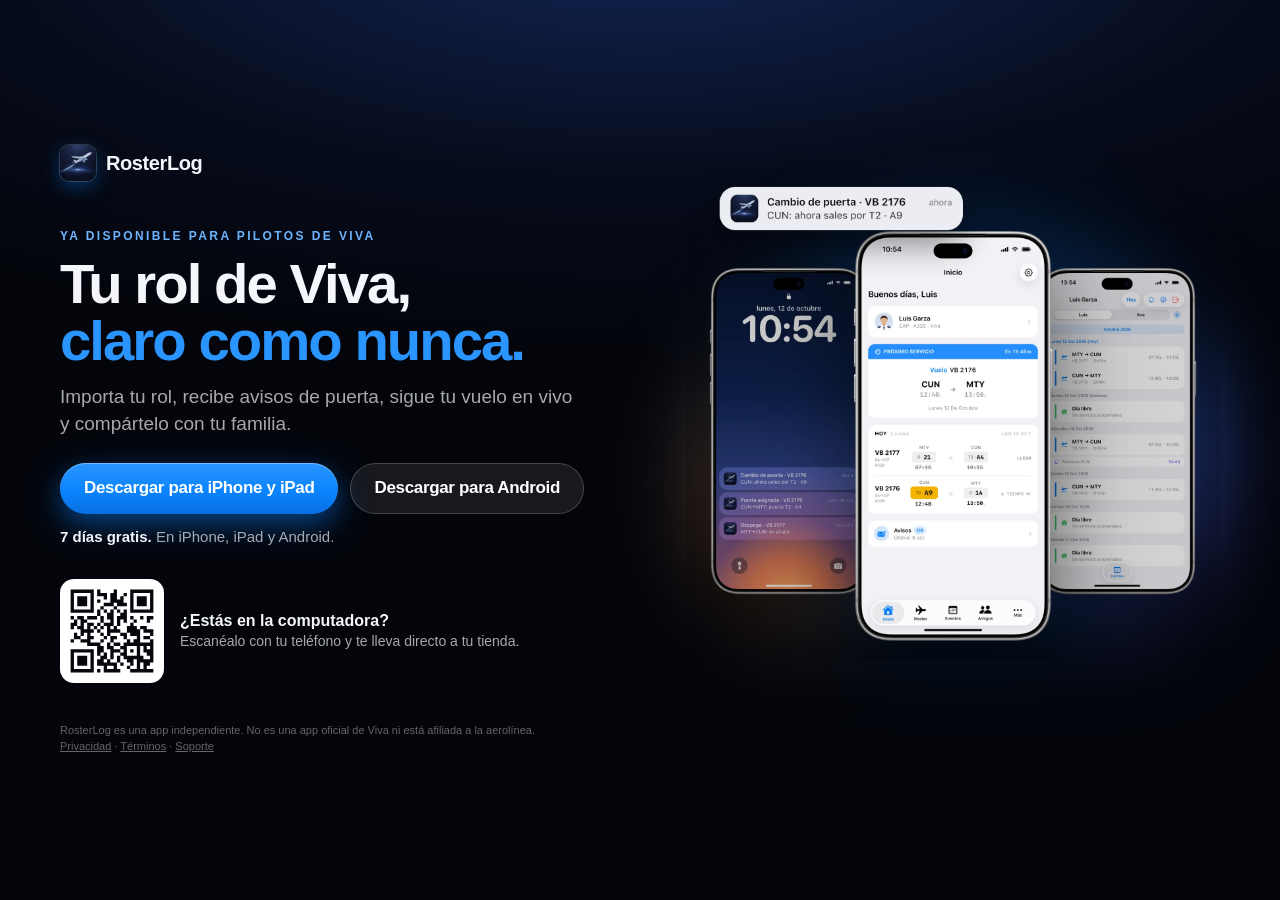
<file: viva.html>
<!DOCTYPE html>
<html lang="es">
<head>
    <meta charset="UTF-8">
    <meta name="viewport" content="width=device-width, initial-scale=1.0, viewport-fit=cover">
    <title>RosterLog para pilotos de Viva</title>
    <meta name="description" content="Importa tu rol de Viva, recibe avisos de puerta, sigue tu vuelo en vivo y compártelo con tu familia. Pruébalo 7 días gratis en iPhone, iPad y Android.">
    <link rel="canonical" href="https://rosterlog.app/viva">
    <link rel="icon" href="/favicon.ico" sizes="any">
    <link rel="icon" type="image/png" sizes="48x48" href="/assets/favicon-48.png">
    <link rel="apple-touch-icon" href="/assets/apple-touch-icon.png">
    <meta name="theme-color" content="#03050b">
    <!-- Tarjeta que WhatsApp muestra al pegar la liga (la arma tools/promo-viva/flyers.py -> og-viva). -->
    <meta property="og:type" content="website">
    <meta property="og:url" content="https://rosterlog.app/viva">
    <meta property="og:site_name" content="RosterLog">
    <meta property="og:title" content="RosterLog para pilotos de Viva · 7 días gratis">
    <meta property="og:description" content="Tu rol, tus puertas y tu vuelo en vivo. En iPhone, iPad y Android.">
    <meta property="og:image" content="https://rosterlog.app/assets/og-viva.jpg">
    <meta property="og:image:width" content="1800">
    <meta property="og:image:height" content="945">
    <meta property="og:image:alt" content="RosterLog: tu rol de Viva, claro como nunca. Pruébalo 7 días gratis.">
    <meta name="twitter:card" content="summary_large_image">
    <meta name="twitter:image" content="https://rosterlog.app/assets/og-viva.jpg">
    <meta name="apple-itunes-app" content="app-id=6761634082">
    <script>
        // Una sola liga para los dos sistemas: el iPhone se va a App Store y el Android a Google Play.
        // En computadora (o si la tienda no abre) se queda esta página con los dos botones.
        var TIENDA_IOS = 'https://apps.apple.com/mx/app/rosterlog/id6761634082';
        var TIENDA_ANDROID = 'https://play.google.com/store/apps/details?id=app.rosterlog.android';
        (function () {
            var ua = navigator.userAgent || '';
            var ios = /iPhone|iPad|iPod/.test(ua) || (/Macintosh/.test(ua) && navigator.maxTouchPoints > 1);
            var destino = ios ? TIENDA_IOS : (/Android/.test(ua) ? TIENDA_ANDROID : null);
            if (destino && !/[?&]ver=1/.test(location.search)) location.replace(destino);
        })();
    </script>
    <style>
        * { margin: 0; padding: 0; box-sizing: border-box; }
        html { background: #03050b; }
        body { min-height: 100vh; display: flex; justify-content: center; padding: 40px 24px 32px; color: #f4f6fb;
            font-family: -apple-system, BlinkMacSystemFont, "SF Pro Display", "Segoe UI", Roboto, sans-serif; -webkit-font-smoothing: antialiased;
            background: radial-gradient(110% 60% at 50% -8%, #132657 0%, #070c1c 46%, #03050b 78%) no-repeat #03050b; }
        main { width: 100%; max-width: 420px; text-align: center; }
        .marca { display: inline-flex; align-items: center; gap: 10px; font-size: 20px; font-weight: 700; letter-spacing: -.02em; }
        .marca img { width: 36px; height: 36px; border-radius: 9px; box-shadow: 0 0 0 1px rgba(255,255,255,.16), 0 6px 18px rgba(10,132,255,.35); }
        .eb { margin-top: 30px; font-size: 11px; font-weight: 700; letter-spacing: .2em; text-transform: uppercase; color: #6db4ff; }
        h1 { margin-top: 12px; font-size: clamp(38px, 11vw, 48px); line-height: 1.02; font-weight: 700; letter-spacing: -.035em; }
        h1 em { font-style: normal; color: #2b95ff; }
        .sub { margin-top: 14px; font-size: 16px; line-height: 1.4; color: rgba(244,246,251,.68); }
        .botones { margin-top: 26px; display: grid; gap: 12px; }
        .boton { display: block; padding: 15px 20px 16px; border-radius: 999px; font-size: 18px; font-weight: 700; letter-spacing: -.02em; text-decoration: none; color: #fff;
            background: linear-gradient(180deg, #2b95ff, #0A84FF 55%, #0a6fe0); box-shadow: 0 10px 30px rgba(10,132,255,.5), inset 0 1px 0 rgba(255,255,255,.35); }
        .boton.dos { background: rgba(255,255,255,.08); box-shadow: inset 0 0 0 1px rgba(255,255,255,.2); }
        .gratis { margin-top: 14px; font-size: 14px; color: rgba(244,246,251,.68); }
        .gratis b { color: #f4f6fb; }
        .tel { position: relative; width: 100%; max-width: 460px; margin: 34px auto 0; }
        .tel img { position: relative; display: block; width: 100%; height: auto; }
        .tel::before { content: ""; position: absolute; inset: 6% -4% 0; filter: blur(46px);
            background: radial-gradient(closest-side at 22% 62%, rgba(245,140,60,.55), transparent), radial-gradient(closest-side at 52% 50%, rgba(10,132,255,.95), transparent), radial-gradient(closest-side at 80% 58%, rgba(104,92,240,.8), transparent); }
        .nota { margin-top: 22px; font-size: 11px; line-height: 1.45; color: rgba(244,246,251,.4); }
        .nota a { color: inherit; }
        .qr { display: none; }
        /* Computadora: dos columnas (texto y teléfono) y un QR para pasarse al teléfono. */
        @media (min-width: 1040px) {
            body { align-items: center; padding: 48px 56px; }
            main { max-width: 1160px; display: grid; grid-template-columns: minmax(0, 1fr) minmax(0, 46%); column-gap: 56px; align-items: center; text-align: left; }
            .texto { grid-column: 1; }
            .eb { margin-top: 44px; font-size: 12px; }
            h1 { font-size: clamp(44px, 4.4vw, 68px); }
            .sub { font-size: 19px; max-width: 520px; }
            .botones { display: flex; flex-wrap: wrap; }
            .boton { padding: 15px 24px 16px; font-size: 17px; white-space: nowrap; }
            .gratis { font-size: 15px; }
            .qr { display: flex; align-items: center; gap: 16px; margin-top: 34px; font-size: 14px; line-height: 1.4; color: rgba(244,246,251,.68); }
            .qr img { width: 104px; height: 104px; padding: 4px; border-radius: 14px; background: #fff; }
            .qr b { display: block; font-size: 16px; color: #f4f6fb; }
            .tel { grid-column: 2; grid-row: 1; max-width: 560px; margin: 0; }
            .nota { grid-column: 1 / -1; margin-top: 40px; }
        }
    </style>
</head>
<body>
<main>
    <div class="texto">
    <div class="marca"><img src="/assets/app-icon.webp" width="36" height="36" alt="">RosterLog</div>
    <p class="eb">Ya disponible para pilotos de Viva</p>
    <h1>Tu rol de Viva,<br><em>claro como nunca.</em></h1>
    <p class="sub">Importa tu rol, recibe avisos de puerta, sigue tu vuelo en vivo y compártelo con tu familia.</p>
    <div class="botones">
        <a class="boton" id="ios" href="https://apps.apple.com/mx/app/rosterlog/id6761634082">Descargar para iPhone y iPad</a>
        <a class="boton dos" id="android" href="https://play.google.com/store/apps/details?id=app.rosterlog.android">Descargar para Android</a>
    </div>
    <p class="gratis"><b>7 días gratis.</b> En iPhone, iPad y Android.</p>
    <div class="qr"><img src="/assets/qr-viva.svg" width="104" height="104" alt="Código QR de rosterlog.app/viva">
        <span><b>¿Estás en la computadora?</b>Escanéalo con tu teléfono y te lleva directo a tu tienda.</span></div>
    </div>
    <div class="tel"><img src="/assets/viva-trio.webp" width="1620" height="1500" alt="Tres iPhone con RosterLog: avisos de puerta en la pantalla bloqueada, el Inicio con el próximo vuelo y el rol que ve tu familia"></div>
    <p class="nota">RosterLog es una app independiente. No es una app oficial de Viva ni está afiliada a la aerolínea.<br>
        <a href="/privacy.html">Privacidad</a> · <a href="/terms.html">Términos</a> · <a href="/support.html">Soporte</a></p>
</main>
</body>
</html>
</file>
<file: assets/shared.css>
/* Shared design tokens + nav + footer, estilo Apple.
   Las páginas pueden sobrescribir variables si necesitan.
   Modo: default sigue el sistema; data-theme en <html> fuerza uno. */

:root {
    --bg: #ffffff;
    --bg-alt: #f5f5f7;
    --text: #1d1d1f;
    --text-secondary: #86868b;
    --accent: #007aff;
    --accent-hover: #0056cc;
    --card-bg: #ffffff;
    --border: rgba(0,0,0,0.06);
    --success: #30d158;
    --danger: #ff3b30;
    --nav-bg: rgba(255,255,255,0.72);
}
@media (prefers-color-scheme: dark) {
    :root:not([data-theme="light"]) {
        --bg: #000000;
        --bg-alt: #1c1c1e;
        --text: #f5f5f7;
        --text-secondary: #98989d;
        --accent: #0a84ff;
        --accent-hover: #409cff;
        --card-bg: #1c1c1e;
        --border: rgba(255,255,255,0.08);
        --nav-bg: rgba(0,0,0,0.72);
    }
}
[data-theme="dark"] {
    --bg: #000000;
    --bg-alt: #1c1c1e;
    --text: #f5f5f7;
    --text-secondary: #98989d;
    --accent: #0a84ff;
    --accent-hover: #409cff;
    --card-bg: #1c1c1e;
    --border: rgba(255,255,255,0.08);
    --nav-bg: rgba(0,0,0,0.72);
}

* { margin: 0; padding: 0; box-sizing: border-box; }
body {
    font-family: -apple-system, BlinkMacSystemFont, 'SF Pro Display', 'SF Pro Text', 'Helvetica Neue', sans-serif;
    background: var(--bg);
    color: var(--text);
    -webkit-font-smoothing: antialiased;
    min-height: 100vh;
}
.container { max-width: 980px; margin: 0 auto; padding: 0 24px; }

/* Nav */
nav.site-nav {
    position: fixed; top: 0; left: 0; right: 0; z-index: 100;
    background: var(--nav-bg);
    backdrop-filter: saturate(180%) blur(20px);
    -webkit-backdrop-filter: saturate(180%) blur(20px);
    border-bottom: 1px solid var(--border);
}
nav.site-nav .container {
    display: flex; align-items: center; justify-content: space-between;
    height: 48px; gap: 16px;
}
nav.site-nav .logo {
    font-size: 18px; font-weight: 700; color: var(--text);
    text-decoration: none; display: flex; align-items: center; gap: 8px;
    white-space: nowrap;
}
.logo img { width: 28px; height: 28px; border-radius: 22.5%; flex: none; }
nav.site-nav .nav-links {
    display: flex; gap: 22px; align-items: center;
    flex: 1; justify-content: flex-end;
}
nav.site-nav .nav-links a {
    font-size: 13px; color: var(--text-secondary); text-decoration: none;
    transition: color 0.2s;
}
nav.site-nav .nav-links a:hover { color: var(--text); }
nav.site-nav .nav-links a.active { color: var(--text); }

/* Theme toggle */
.theme-toggle {
    background: none; border: 1px solid var(--border);
    width: 30px; height: 30px; border-radius: 50%;
    cursor: pointer; color: var(--text);
    display: inline-flex; align-items: center; justify-content: center;
    font-family: inherit; padding: 0;
    transition: background 0.15s, border-color 0.15s;
}
.theme-toggle:hover { background: var(--bg-alt); border-color: var(--text-secondary); }
.theme-toggle svg { width: 15px; height: 15px; fill: currentColor; }
.theme-toggle .icon-sun { display: none; }
.theme-toggle .icon-moon { display: block; }
[data-theme="dark"] .theme-toggle .icon-sun,
@media (prefers-color-scheme: dark) {
    :root:not([data-theme="light"]) .theme-toggle .icon-sun { display: block; }
    :root:not([data-theme="light"]) .theme-toggle .icon-moon { display: none; }
}
[data-theme="dark"] .theme-toggle .icon-sun { display: block; }
[data-theme="dark"] .theme-toggle .icon-moon { display: none; }

@media (max-width: 520px) {
    nav.site-nav .nav-links { gap: 14px; }
    nav.site-nav .nav-links a { font-size: 12px; }
}

/* Layout */
main.page { padding: 100px 0 60px; }
.page-header { text-align: center; margin-bottom: 40px; }
.page-header h1 {
    font-size: clamp(32px, 5vw, 44px); font-weight: 700;
    letter-spacing: -0.02em; margin-bottom: 12px;
}
.page-header p { font-size: 17px; color: var(--text-secondary); }

/* Cards y contenido */
.content-card {
    background: var(--bg-alt); border-radius: 20px; padding: 32px;
    max-width: 720px; margin: 0 auto 20px;
}
.content-card h2 {
    font-size: 22px; font-weight: 600;
    margin-top: 28px; margin-bottom: 12px;
    letter-spacing: -0.01em;
}
.content-card h2:first-child { margin-top: 0; }
.content-card h3 { font-size: 17px; margin-bottom: 8px; font-weight: 600; }
.content-card p, .content-card li {
    font-size: 15px; color: var(--text); line-height: 1.55;
    margin-bottom: 10px;
}
.content-card ul { padding-left: 22px; margin-bottom: 14px; }
.content-card a { color: var(--accent); text-decoration: none; }
.content-card a:hover { text-decoration: underline; }
.content-card .meta {
    font-size: 13px; color: var(--text-secondary); margin-bottom: 24px;
}
.content-card table {
    width: 100%; border-collapse: collapse; margin: 12px 0;
    font-size: 14px;
}
.content-card th, .content-card td {
    text-align: left; padding: 10px 12px;
    border-bottom: 1px solid var(--border);
}
.content-card th { font-weight: 600; color: var(--text-secondary); font-size: 13px; }

.info-card {
    background: var(--bg); border: 1px solid var(--border);
    border-radius: 14px; padding: 18px 20px; margin: 12px 0;
}
.info-card h3 { font-size: 16px; font-weight: 600; margin-bottom: 6px; }
.info-card p { font-size: 14px; color: var(--text-secondary); margin-bottom: 6px; line-height: 1.5; }
.info-card p:last-child { margin-bottom: 0; }

.danger-card {
    background: rgba(255,59,48,0.06);
    border: 1px solid rgba(255,59,48,0.2);
    border-radius: 14px; padding: 18px 20px; margin: 16px 0;
}
.danger-card h3 { color: var(--danger); font-size: 16px; font-weight: 600; margin-bottom: 6px; }
.danger-card p { font-size: 14px; line-height: 1.5; margin-bottom: 6px; }

/* Footer */
footer.site-footer {
    padding: 40px 0; border-top: 1px solid var(--border);
    text-align: center; margin-top: 60px;
}
footer.site-footer p {
    font-size: 13px; color: var(--text-secondary); margin-bottom: 12px;
}
footer.site-footer .footer-links {
    display: flex; justify-content: center; gap: 24px; flex-wrap: wrap;
}
footer.site-footer .footer-links a {
    font-size: 13px; color: var(--text-secondary); text-decoration: none;
}
footer.site-footer .footer-links a:hover { color: var(--text); }
</file>
<file: assets/motion.css>
/* ────────── Motion de la landing ──────────
 * Todo lo animado vive aquí. Reglas:
 *  - Sin JS (`html.js` ausente) todo se ve estático y completo.
 *  - `prefers-reduced-motion: reduce` apaga todo al final del archivo.
 *  - Solo se anima transform/opacity (y una var de ángulo en el borde de
 *    precios) para que corra a 60 fps en iPhone.
 */
:root { --ease-out: cubic-bezier(0.2, 0.8, 0.2, 1); }

/* ── Barra de progreso de scroll bajo el nav ── */
.scroll-progress {
    position: absolute; left: 0; right: 0; bottom: -1px; height: 2px;
    background: linear-gradient(90deg, #007aff, #5856d6, #af52de);
    transform-origin: 0 50%;
    transform: scaleX(var(--scroll, 0));
    pointer-events: none;
}

/* ── Hero: ruta con avión ── */
.hero { position: relative; overflow: hidden; }
.hero > .container { position: relative; z-index: 1; }
.hero-sky {
    position: absolute; left: 0; right: 0; top: 0;
    width: 100%; height: auto; aspect-ratio: 1200 / 720;
    pointer-events: none; z-index: 0;
    color: var(--accent);
}
.hero-sky .route { stroke: currentColor; opacity: 0.35; }
.hero-sky .route-draw {
    stroke-dasharray: 1; stroke-dashoffset: 1;
    animation: routeDraw 1.6s 0.5s var(--ease-out) forwards;
}
.hero-sky .apt circle.dot { fill: currentColor; opacity: 0.6; }
.hero-sky .apt circle.ring {
    fill: none; stroke: currentColor; stroke-width: 1.5;
    transform-box: fill-box; transform-origin: center;
    animation: ring 2.8s ease-out infinite;
}
/* Jet: degradado gris-azulado discreto, leve difuminado y estelas */
.hero-sky {
    --jet-a: #c3ccd9; --jet-b: #8794a8; --jet-c: #5d6a7e;
    --trail: rgba(120, 140, 170, 0.45);
}
@media (prefers-color-scheme: dark) {
    :root:not([data-theme="light"]) .hero-sky { --jet-a: #eef2f8; --jet-b: #b4bfcf; --jet-c: #7f8ba0; --trail: rgba(200, 215, 240, 0.35); }
}
[data-theme="dark"] .hero-sky { --jet-a: #eef2f8; --jet-b: #b4bfcf; --jet-c: #7f8ba0; --trail: rgba(200, 215, 240, 0.35); }
.hero-sky .plane .jet { opacity: 0.88; }
.hero-sky .plane .spine { stroke: var(--jet-a); opacity: 0.6; }
.hero-sky .jet-a { stop-color: var(--jet-a); }
.hero-sky .jet-b { stop-color: var(--jet-b); }
.hero-sky .jet-c { stop-color: var(--jet-c); }
.hero-sky .trail-0 { stop-color: var(--trail); stop-opacity: 0; }
.hero-sky .trail-1 { stop-color: var(--trail); stop-opacity: 1; }
@keyframes routeDraw { to { stroke-dashoffset: 0; } }
@keyframes ring {
    0% { transform: scale(0.6); opacity: 0.6; }
    100% { transform: scale(2.6); opacity: 0; }
}
@media (max-width: 600px) {
    .hero-sky { height: 520px; aspect-ratio: auto; }
}

/* ── Hero: entrada escalonada ── */
.js [data-hero] {
    animation: heroIn 0.9s var(--ease-out) backwards;
    animation-delay: calc(var(--d, 0) * 1s);
}
@keyframes heroIn {
    from { opacity: 0; transform: translateY(18px); filter: blur(6px); }
    to { opacity: 1; transform: none; filter: blur(0); }
}
/* .hero-sub ya usa transform: scale(.5); solo se desvanece */
.js .hero-sub[data-hero] { animation-name: fadeIn; }
@keyframes fadeIn { from { opacity: 0; } }

.hero h1 .gradient {
    background-image: linear-gradient(100deg, #007aff 0%, #5856d6 30%, #af52de 50%, #5856d6 70%, #007aff 100%);
    background-size: 200% 100%;
    animation: shimmer 8s linear infinite;
}
@keyframes shimmer { to { background-position: -200% 0; } }

.hero-cta { position: relative; overflow: hidden; transition: background 0.2s ease, transform 0.25s var(--ease-out), box-shadow 0.25s; }
.hero-cta:hover { transform: translateY(-1px); box-shadow: 0 10px 30px -10px rgba(0, 122, 255, 0.6); }
.hero-cta::after {
    content: ""; position: absolute; inset: 0;
    background: linear-gradient(110deg, transparent 30%, rgba(255,255,255,0.35) 50%, transparent 70%);
    transform: translateX(-120%);
    transition: transform 0.7s var(--ease-out);
}
.hero-cta:hover::after { transform: translateX(120%); }

/* Mockup del hero: se endereza conforme entra al scroll (estilo apple.com) */
.hero-mockup .tilt {
    transform: perspective(1600px) rotateX(calc(var(--tilt, 0) * 14deg)) scale(calc(1 - var(--tilt, 0) * 0.06));
    transform-origin: 50% 100%;
    will-change: transform;
}

/* ── Reveal genérico ── */
.js [data-reveal],
.js [data-stagger] > * {
    opacity: 0;
    transform: translateY(28px);
    transition: opacity 0.8s var(--ease-out), transform 0.8s var(--ease-out);
    transition-delay: calc(var(--i, 0) * 90ms);
}
.js [data-reveal].in,
.js [data-stagger].in > * { opacity: 1; transform: none; }
.js [data-stagger].done > * { transition-delay: 0s; }

/* Showcase: imagen entra de lado, texto y bullets en cascada.
 * overflow-x: clip evita scroll horizontal mientras la imagen está fuera. */
.showcase { overflow-x: clip; }
.js .showcase-row .showcase-media { transform: translateX(-48px); opacity: 0; transition: transform 1s var(--ease-out), opacity 1s var(--ease-out); }
.js .showcase-row.reverse .showcase-media { transform: translateX(48px); }
.js .showcase-row.visible .showcase-media { transform: none; opacity: 1; }
.js .showcase-text > * { opacity: 0; transform: translateY(16px); transition: opacity 0.7s var(--ease-out), transform 0.7s var(--ease-out); }
.js .showcase-row.visible .showcase-text > * { opacity: 1; transform: none; }
.js .showcase-row.visible .showcase-text > :nth-child(2) { transition-delay: 0.08s; }
.js .showcase-row.visible .showcase-text > :nth-child(3) { transition-delay: 0.16s; }
.js .showcase-row.visible .showcase-text > :nth-child(4) { transition-delay: 0.24s; }
.js .showcase-bullets li::before { transform: scale(0); transition: transform 0.45s cubic-bezier(0.3, 1.6, 0.5, 1); }
.js .showcase-row.visible .showcase-bullets li::before { transform: scale(1); }
.js .showcase-row.visible .showcase-bullets li:nth-child(1)::before { transition-delay: 0.45s; }
.js .showcase-row.visible .showcase-bullets li:nth-child(2)::before { transition-delay: 0.6s; }
.js .showcase-row.visible .showcase-bullets li:nth-child(3)::before { transition-delay: 0.75s; }

/* ── Tarjetas de funciones: reflector que sigue al cursor ── */
.feature-card { position: relative; overflow: hidden; isolation: isolate; }
.feature-card::before {
    content: ""; position: absolute; inset: 0; z-index: -1;
    background: radial-gradient(360px circle at var(--mx, 50%) var(--my, 50%), rgba(0, 122, 255, 0.12), transparent 60%);
    opacity: 0; transition: opacity 0.35s;
}
.feature-card:hover::before { opacity: 1; }
.feature-card .feature-icon { transition: transform 0.45s cubic-bezier(0.3, 1.6, 0.5, 1); }
.feature-card:hover .feature-icon { transform: translateY(-3px) rotate(-6deg) scale(1.06); }
/* el reveal de la tarjeta usa transform; el hover lo retoma una vez dentro */
.js .features-grid.in > .feature-card:hover { transform: translateY(-4px); }

/* ── Pasos: ruta que se dibuja y avión que la recorre ── */
.steps { position: relative; }
.steps-route { display: none; }
@media (min-width: 820px) {
    .steps-route {
        display: block; position: absolute; z-index: 0;
        top: 17px; left: calc(100% / 6); right: calc(100% / 6); height: 2px;
        background-image: linear-gradient(90deg, var(--accent) 50%, transparent 50%);
        background-size: 10px 2px; opacity: 0.45;
        transform-origin: 0 50%;
    }
    .steps-route .plane {
        position: absolute; top: -9px; left: 0; width: 20px; height: 20px;
        margin-left: -10px; fill: var(--accent); opacity: 0;
    }
    .js .steps-route { transform: scaleX(0); transition: transform 1.4s 0.2s var(--ease-out); }
    .js .steps.in .steps-route { transform: scaleX(1); }
    .js .steps.in .steps-route .plane { animation: stepsFly 1.4s 0.2s var(--ease-out) forwards; }
}
@keyframes stepsFly {
    0% { left: 0; opacity: 0; }
    15% { opacity: 1; }
    85% { opacity: 1; }
    100% { left: 100%; opacity: 0; }
}
.step { position: relative; z-index: 1; }
.step-number { position: relative; box-shadow: 0 0 0 6px var(--bg); }
.js .steps > .step .step-number { transform: scale(0.4); transition: transform 0.5s cubic-bezier(0.3, 1.6, 0.5, 1); transition-delay: calc(0.2s + var(--i, 0) * 0.45s); }
.js .steps.in > .step .step-number { transform: scale(1); }
.js .steps > .step { transition-delay: calc(0.1s + var(--i, 0) * 0.45s); }

/* ── Precios: borde animado en la tarjeta destacada ── */
@property --angle { syntax: "<angle>"; initial-value: 0deg; inherits: false; }
.price-card { transition: transform 0.35s var(--ease-out), box-shadow 0.35s; }
.price-card.featured {
    border: 1.5px solid transparent;
    background:
        linear-gradient(var(--bg-alt), var(--bg-alt)) padding-box,
        conic-gradient(from var(--angle), #007aff, #5856d6, #af52de, #5856d6, #007aff) border-box;
    animation: spinBorder 6s linear infinite;
}
@keyframes spinBorder { to { --angle: 360deg; } }
.js .pricing-grid.in > .price-card:hover { transform: translateY(-4px); box-shadow: 0 20px 40px -24px rgba(0, 122, 255, 0.45); }

/* ── FAQ: la respuesta entra suave ── */
.faq details { transition: border-color 0.25s; }
.faq details[open] { border-color: rgba(0, 122, 255, 0.35); }
.faq details[open] p { animation: faqIn 0.35s var(--ease-out); }
@keyframes faqIn { from { opacity: 0; transform: translateY(-6px); } }

/* ── Espectador: aurora suave y luna flotando ── */
.spectator-card { position: relative; overflow: hidden; isolation: isolate; }
.spectator-card::before {
    content: ""; position: absolute; z-index: -1;
    width: 520px; height: 520px; left: 50%; top: -260px; margin-left: -260px;
    background: radial-gradient(circle, rgba(88, 86, 214, 0.22), transparent 65%);
    filter: blur(20px);
    animation: aurora 14s ease-in-out infinite alternate;
}
@keyframes aurora {
    0% { transform: translate(-30%, 0) scale(1); }
    100% { transform: translate(30%, 40px) scale(1.2); }
}
.spectator-card h2 .moon { display: inline-block; animation: bob 4s ease-in-out infinite; }
@keyframes bob { 50% { transform: translateY(-6px) rotate(-8deg); } }

/* ── Movimiento reducido: todo quieto y visible ── */
@media (prefers-reduced-motion: reduce) {
    .hero-sky .plane, .hero-sky .apt circle.ring { display: none; }
    .hero-sky .route-draw { animation: none; stroke-dashoffset: 0; }
    .js [data-hero], .hero h1 .gradient, .price-card.featured,
    .spectator-card::before, .spectator-card h2 .moon,
    .faq details[open] p { animation: none; }
    .hero-mockup .tilt { transform: none; }
    .js [data-reveal], .js [data-stagger] > *,
    .js .showcase-row .showcase-media, .js .showcase-text > *,
    .js .steps-route, .js .steps > .step .step-number,
    .js .showcase-bullets li::before {
        opacity: 1; transform: none; transition: none;
    }
    .steps-route .plane { display: none; }
    .hero-cta::after { display: none; }
}
</file>
